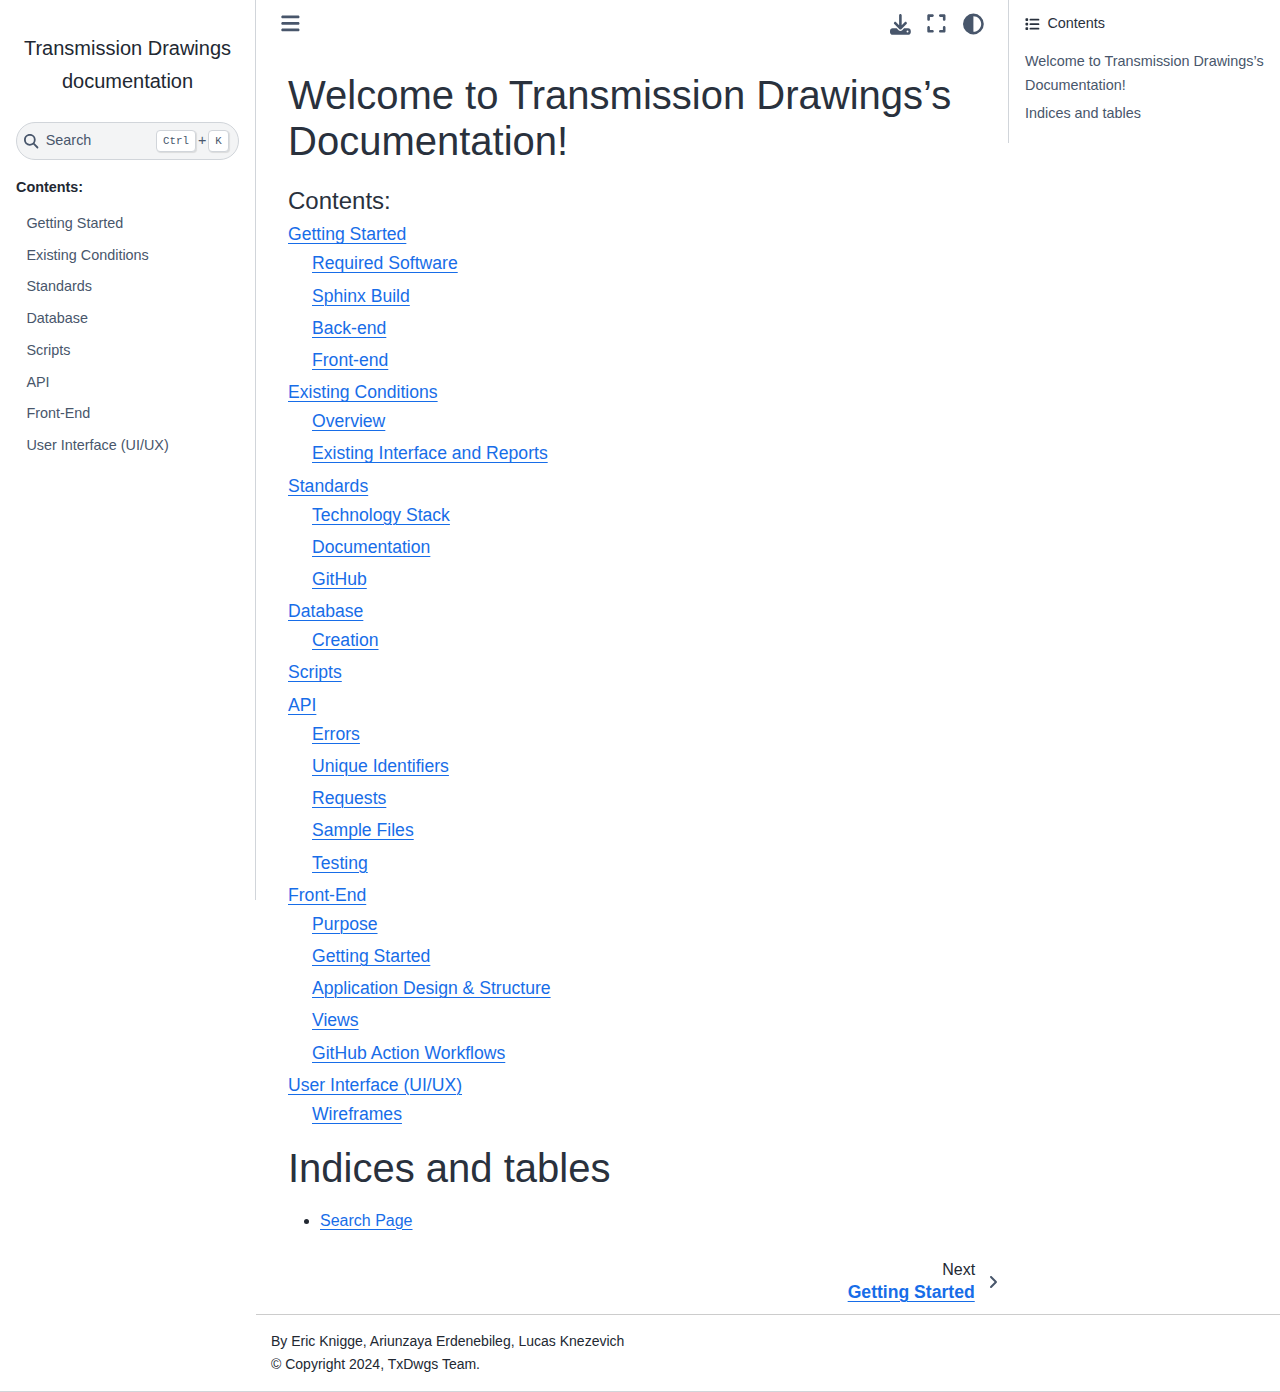
<file: index.html>
<!DOCTYPE html>


<html lang="en" data-content_root="./" >

  <head>
    <meta charset="utf-8" />
    <meta name="viewport" content="width=device-width, initial-scale=1.0" /><meta name="viewport" content="width=device-width, initial-scale=1" />

    <title>Welcome to Transmission Drawings’s Documentation! &#8212; Transmission Drawings  documentation</title>
  
  
  
  <script data-cfasync="false">
    document.documentElement.dataset.mode = localStorage.getItem("mode") || "";
    document.documentElement.dataset.theme = localStorage.getItem("theme") || "light";
  </script>
  
  <!-- Loaded before other Sphinx assets -->
  <link href="_static/styles/theme.css?digest=8d27b9dea8ad943066ae" rel="stylesheet" />
<link href="_static/styles/bootstrap.css?digest=8d27b9dea8ad943066ae" rel="stylesheet" />
<link href="_static/styles/pydata-sphinx-theme.css?digest=8d27b9dea8ad943066ae" rel="stylesheet" />

  
  <link href="_static/vendor/fontawesome/6.5.1/css/all.min.css?digest=8d27b9dea8ad943066ae" rel="stylesheet" />
  <link rel="preload" as="font" type="font/woff2" crossorigin href="_static/vendor/fontawesome/6.5.1/webfonts/fa-solid-900.woff2" />
<link rel="preload" as="font" type="font/woff2" crossorigin href="_static/vendor/fontawesome/6.5.1/webfonts/fa-brands-400.woff2" />
<link rel="preload" as="font" type="font/woff2" crossorigin href="_static/vendor/fontawesome/6.5.1/webfonts/fa-regular-400.woff2" />

    <link rel="stylesheet" type="text/css" href="_static/pygments.css?v=a746c00c" />
    <link rel="stylesheet" type="text/css" href="_static/styles/sphinx-book-theme.css?v=384b581d" />
  
  <!-- Pre-loaded scripts that we'll load fully later -->
  <link rel="preload" as="script" href="_static/scripts/bootstrap.js?digest=8d27b9dea8ad943066ae" />
<link rel="preload" as="script" href="_static/scripts/pydata-sphinx-theme.js?digest=8d27b9dea8ad943066ae" />
  <script src="_static/vendor/fontawesome/6.5.1/js/all.min.js?digest=8d27b9dea8ad943066ae"></script>

    <script src="_static/documentation_options.js?v=9eb32ce0"></script>
    <script src="_static/doctools.js?v=888ff710"></script>
    <script src="_static/sphinx_highlight.js?v=dc90522c"></script>
    <script src="_static/scripts/sphinx-book-theme.js?v=efea14e4"></script>
    <script>DOCUMENTATION_OPTIONS.pagename = 'index';</script>
    <link rel="index" title="Index" href="genindex.html" />
    <link rel="search" title="Search" href="search.html" />
    <link rel="next" title="Getting Started" href="getting_started.html" />
  <meta name="viewport" content="width=device-width, initial-scale=1"/>
  <meta name="docsearch:language" content="en"/>
  </head>
  
  
  <body data-bs-spy="scroll" data-bs-target=".bd-toc-nav" data-offset="180" data-bs-root-margin="0px 0px -60%" data-default-mode="">

  
  
  <a id="pst-skip-link" class="skip-link" href="#main-content">Skip to main content</a>
  
  <div id="pst-scroll-pixel-helper"></div>
  
  <button type="button" class="btn rounded-pill" id="pst-back-to-top">
    <i class="fa-solid fa-arrow-up"></i>
    Back to top
  </button>

  
  <input type="checkbox"
          class="sidebar-toggle"
          name="__primary"
          id="__primary"/>
  <label class="overlay overlay-primary" for="__primary"></label>
  
  <input type="checkbox"
          class="sidebar-toggle"
          name="__secondary"
          id="__secondary"/>
  <label class="overlay overlay-secondary" for="__secondary"></label>
  
  <div class="search-button__wrapper">
    <div class="search-button__overlay"></div>
    <div class="search-button__search-container">
<form class="bd-search d-flex align-items-center"
      action="search.html"
      method="get">
  <i class="fa-solid fa-magnifying-glass"></i>
  <input type="search"
         class="form-control"
         name="q"
         id="search-input"
         placeholder="Search..."
         aria-label="Search..."
         autocomplete="off"
         autocorrect="off"
         autocapitalize="off"
         spellcheck="false"/>
  <span class="search-button__kbd-shortcut"><kbd class="kbd-shortcut__modifier">Ctrl</kbd>+<kbd>K</kbd></span>
</form></div>
  </div>
  
    <header class="bd-header navbar navbar-expand-lg bd-navbar">
    </header>
  

  <div class="bd-container">
    <div class="bd-container__inner bd-page-width">
      
      
      
        
      
      <div class="bd-sidebar-primary bd-sidebar">
        

  
  <div class="sidebar-header-items sidebar-primary__section">
    
    
    
    
  </div>
  
    <div class="sidebar-primary-items__start sidebar-primary__section">
        <div class="sidebar-primary-item">

  

<a class="navbar-brand logo" href="#">
  
  
  
  
  
  
    <p class="title logo__title">Transmission Drawings  documentation</p>
  
</a></div>
        <div class="sidebar-primary-item">

 <script>
 document.write(`
   <button class="btn navbar-btn search-button-field search-button__button" title="Search" aria-label="Search" data-bs-placement="bottom" data-bs-toggle="tooltip">
    <i class="fa-solid fa-magnifying-glass"></i>
    <span class="search-button__default-text">Search</span>
    <span class="search-button__kbd-shortcut"><kbd class="kbd-shortcut__modifier">Ctrl</kbd>+<kbd class="kbd-shortcut__modifier">K</kbd></span>
   </button>
 `);
 </script></div>
        <div class="sidebar-primary-item"><nav class="bd-links bd-docs-nav" aria-label="Main">
    <div class="bd-toc-item navbar-nav active">
        <p aria-level="2" class="caption" role="heading"><span class="caption-text">Contents:</span></p>
<ul class="nav bd-sidenav">
<li class="toctree-l1"><a class="reference internal" href="getting_started.html">Getting Started</a></li>
<li class="toctree-l1"><a class="reference internal" href="existing.html">Existing Conditions</a></li>
<li class="toctree-l1"><a class="reference internal" href="structure.html">Standards</a></li>
<li class="toctree-l1"><a class="reference internal" href="database.html">Database</a></li>
<li class="toctree-l1"><a class="reference internal" href="scripts.html">Scripts</a></li>
<li class="toctree-l1"><a class="reference internal" href="api.html">API</a></li>
<li class="toctree-l1"><a class="reference internal" href="front-end.html">Front-End</a></li>
<li class="toctree-l1"><a class="reference internal" href="ui.html">User Interface (UI/UX)</a></li>
</ul>

    </div>
</nav></div>
    </div>
  
  
  <div class="sidebar-primary-items__end sidebar-primary__section">
  </div>
  
  <div id="rtd-footer-container"></div>


      </div>
      
      <main id="main-content" class="bd-main">
        
        

<div class="sbt-scroll-pixel-helper"></div>

          <div class="bd-content">
            <div class="bd-article-container">
              
              <div class="bd-header-article">
<div class="header-article-items header-article__inner">
  
    <div class="header-article-items__start">
      
        <div class="header-article-item"><label class="sidebar-toggle primary-toggle btn btn-sm" for="__primary" title="Toggle primary sidebar" data-bs-placement="bottom" data-bs-toggle="tooltip">
  <span class="fa-solid fa-bars"></span>
</label></div>
      
    </div>
  
  
    <div class="header-article-items__end">
      
        <div class="header-article-item">

<div class="article-header-buttons">





<div class="dropdown dropdown-download-buttons">
  <button class="btn dropdown-toggle" type="button" data-bs-toggle="dropdown" aria-expanded="false" aria-label="Download this page">
    <i class="fas fa-download"></i>
  </button>
  <ul class="dropdown-menu">
      
      
      
      <li><a href="_sources/index.rst" target="_blank"
   class="btn btn-sm btn-download-source-button dropdown-item"
   title="Download source file"
   data-bs-placement="left" data-bs-toggle="tooltip"
>
  

<span class="btn__icon-container">
  <i class="fas fa-file"></i>
  </span>
<span class="btn__text-container">.rst</span>
</a>
</li>
      
      
      
      
      <li>
<button onclick="window.print()"
  class="btn btn-sm btn-download-pdf-button dropdown-item"
  title="Print to PDF"
  data-bs-placement="left" data-bs-toggle="tooltip"
>
  

<span class="btn__icon-container">
  <i class="fas fa-file-pdf"></i>
  </span>
<span class="btn__text-container">.pdf</span>
</button>
</li>
      
  </ul>
</div>




<button onclick="toggleFullScreen()"
  class="btn btn-sm btn-fullscreen-button"
  title="Fullscreen mode"
  data-bs-placement="bottom" data-bs-toggle="tooltip"
>
  

<span class="btn__icon-container">
  <i class="fas fa-expand"></i>
  </span>

</button>



<script>
document.write(`
  <button class="btn btn-sm navbar-btn theme-switch-button" title="light/dark" aria-label="light/dark" data-bs-placement="bottom" data-bs-toggle="tooltip">
    <span class="theme-switch nav-link" data-mode="light"><i class="fa-solid fa-sun fa-lg"></i></span>
    <span class="theme-switch nav-link" data-mode="dark"><i class="fa-solid fa-moon fa-lg"></i></span>
    <span class="theme-switch nav-link" data-mode="auto"><i class="fa-solid fa-circle-half-stroke fa-lg"></i></span>
  </button>
`);
</script>


<script>
document.write(`
  <button class="btn btn-sm navbar-btn search-button search-button__button" title="Search" aria-label="Search" data-bs-placement="bottom" data-bs-toggle="tooltip">
    <i class="fa-solid fa-magnifying-glass fa-lg"></i>
  </button>
`);
</script>
<label class="sidebar-toggle secondary-toggle btn btn-sm" for="__secondary"title="Toggle secondary sidebar" data-bs-placement="bottom" data-bs-toggle="tooltip">
    <span class="fa-solid fa-list"></span>
</label>
</div></div>
      
    </div>
  
</div>
</div>
              
              

<div id="jb-print-docs-body" class="onlyprint">
    <h1>Welcome to Transmission Drawings’s Documentation!</h1>
    <!-- Table of contents -->
    <div id="print-main-content">
        <div id="jb-print-toc">
            
            <div>
                <h2> Contents </h2>
            </div>
            <nav aria-label="Page">
                <ul class="visible nav section-nav flex-column">
<li class="toc-h1 nav-item toc-entry"><a class="reference internal nav-link" href="#">Welcome to Transmission Drawings’s Documentation!</a></li>
<li class="toc-h1 nav-item toc-entry"><a class="reference internal nav-link" href="#indices-and-tables">Indices and tables</a></li>
</ul>

            </nav>
        </div>
    </div>
</div>

              
                
<div id="searchbox"></div>
                <article class="bd-article">
                  
  <section id="welcome-to-transmission-drawings-s-documentation">
<h1>Welcome to Transmission Drawings’s Documentation!<a class="headerlink" href="#welcome-to-transmission-drawings-s-documentation" title="Link to this heading">#</a></h1>
<div class="toctree-wrapper compound">
<p aria-level="2" class="caption" role="heading"><span class="caption-text">Contents:</span></p>
<ul>
<li class="toctree-l1"><a class="reference internal" href="getting_started.html">Getting Started</a><ul>
<li class="toctree-l2"><a class="reference internal" href="getting_started.html#required-software">Required Software</a></li>
<li class="toctree-l2"><a class="reference internal" href="getting_started.html#sphinx-build">Sphinx Build</a></li>
<li class="toctree-l2"><a class="reference internal" href="getting_started.html#back-end">Back-end</a></li>
<li class="toctree-l2"><a class="reference internal" href="getting_started.html#front-end">Front-end</a></li>
</ul>
</li>
<li class="toctree-l1"><a class="reference internal" href="existing.html">Existing Conditions</a><ul>
<li class="toctree-l2"><a class="reference internal" href="existing.html#overview">Overview</a></li>
<li class="toctree-l2"><a class="reference internal" href="existing.html#existing-interface-and-reports">Existing Interface and Reports</a></li>
</ul>
</li>
<li class="toctree-l1"><a class="reference internal" href="structure.html">Standards</a><ul>
<li class="toctree-l2"><a class="reference internal" href="structure.html#technology-stack">Technology Stack</a></li>
<li class="toctree-l2"><a class="reference internal" href="structure.html#documentation">Documentation</a></li>
<li class="toctree-l2"><a class="reference internal" href="structure.html#github">GitHub</a></li>
</ul>
</li>
<li class="toctree-l1"><a class="reference internal" href="database.html">Database</a><ul>
<li class="toctree-l2"><a class="reference internal" href="database.html#creation">Creation</a></li>
</ul>
</li>
<li class="toctree-l1"><a class="reference internal" href="scripts.html">Scripts</a></li>
<li class="toctree-l1"><a class="reference internal" href="api.html">API</a><ul>
<li class="toctree-l2"><a class="reference internal" href="api.html#errors">Errors</a></li>
<li class="toctree-l2"><a class="reference internal" href="api.html#id1">Unique Identifiers</a></li>
<li class="toctree-l2"><a class="reference internal" href="api.html#requests">Requests</a></li>
<li class="toctree-l2"><a class="reference internal" href="api.html#sample-files">Sample Files</a></li>
<li class="toctree-l2"><a class="reference internal" href="api.html#testing">Testing</a></li>
</ul>
</li>
<li class="toctree-l1"><a class="reference internal" href="front-end.html">Front-End</a><ul>
<li class="toctree-l2"><a class="reference internal" href="front-end.html#purpose">Purpose</a></li>
<li class="toctree-l2"><a class="reference internal" href="front-end.html#getting-started">Getting Started</a></li>
<li class="toctree-l2"><a class="reference internal" href="front-end.html#application-design-structure">Application Design &amp; Structure</a></li>
<li class="toctree-l2"><a class="reference internal" href="front-end.html#views">Views</a></li>
<li class="toctree-l2"><a class="reference internal" href="front-end.html#github-action-workflows">GitHub Action Workflows</a></li>
</ul>
</li>
<li class="toctree-l1"><a class="reference internal" href="ui.html">User Interface (UI/UX)</a><ul>
<li class="toctree-l2"><a class="reference internal" href="ui.html#wireframes">Wireframes</a></li>
</ul>
</li>
</ul>
</div>
</section>
<section id="indices-and-tables">
<h1>Indices and tables<a class="headerlink" href="#indices-and-tables" title="Link to this heading">#</a></h1>
<ul class="simple">
<li><p><a class="reference internal" href="search.html"><span class="std std-ref">Search Page</span></a></p></li>
</ul>
</section>


                </article>
              

              
              
              
              
                <footer class="prev-next-footer">
                  
<div class="prev-next-area">
    <a class="right-next"
       href="getting_started.html"
       title="next page">
      <div class="prev-next-info">
        <p class="prev-next-subtitle">next</p>
        <p class="prev-next-title">Getting Started</p>
      </div>
      <i class="fa-solid fa-angle-right"></i>
    </a>
</div>
                </footer>
              
            </div>
            
            
              
                <div class="bd-sidebar-secondary bd-toc"><div class="sidebar-secondary-items sidebar-secondary__inner">


  <div class="sidebar-secondary-item">
  <div class="page-toc tocsection onthispage">
    <i class="fa-solid fa-list"></i> Contents
  </div>
  <nav class="bd-toc-nav page-toc">
    <ul class="visible nav section-nav flex-column">
<li class="toc-h1 nav-item toc-entry"><a class="reference internal nav-link" href="#">Welcome to Transmission Drawings’s Documentation!</a></li>
<li class="toc-h1 nav-item toc-entry"><a class="reference internal nav-link" href="#indices-and-tables">Indices and tables</a></li>
</ul>

  </nav></div>

</div></div>
              
            
          </div>
          <footer class="bd-footer-content">
            
<div class="bd-footer-content__inner container">
  
  <div class="footer-item">
    
<p class="component-author">
By Eric Knigge, Ariunzaya Erdenebileg, Lucas Knezevich
</p>

  </div>
  
  <div class="footer-item">
    

  <p class="copyright">
    
      © Copyright 2024, TxDwgs Team.
      <br/>
    
  </p>

  </div>
  
  <div class="footer-item">
    
  </div>
  
  <div class="footer-item">
    
  </div>
  
</div>
          </footer>
        

      </main>
    </div>
  </div>
  
  <!-- Scripts loaded after <body> so the DOM is not blocked -->
  <script src="_static/scripts/bootstrap.js?digest=8d27b9dea8ad943066ae"></script>
<script src="_static/scripts/pydata-sphinx-theme.js?digest=8d27b9dea8ad943066ae"></script>

  <footer class="bd-footer">
  </footer>
  </body>
</html>
</file>
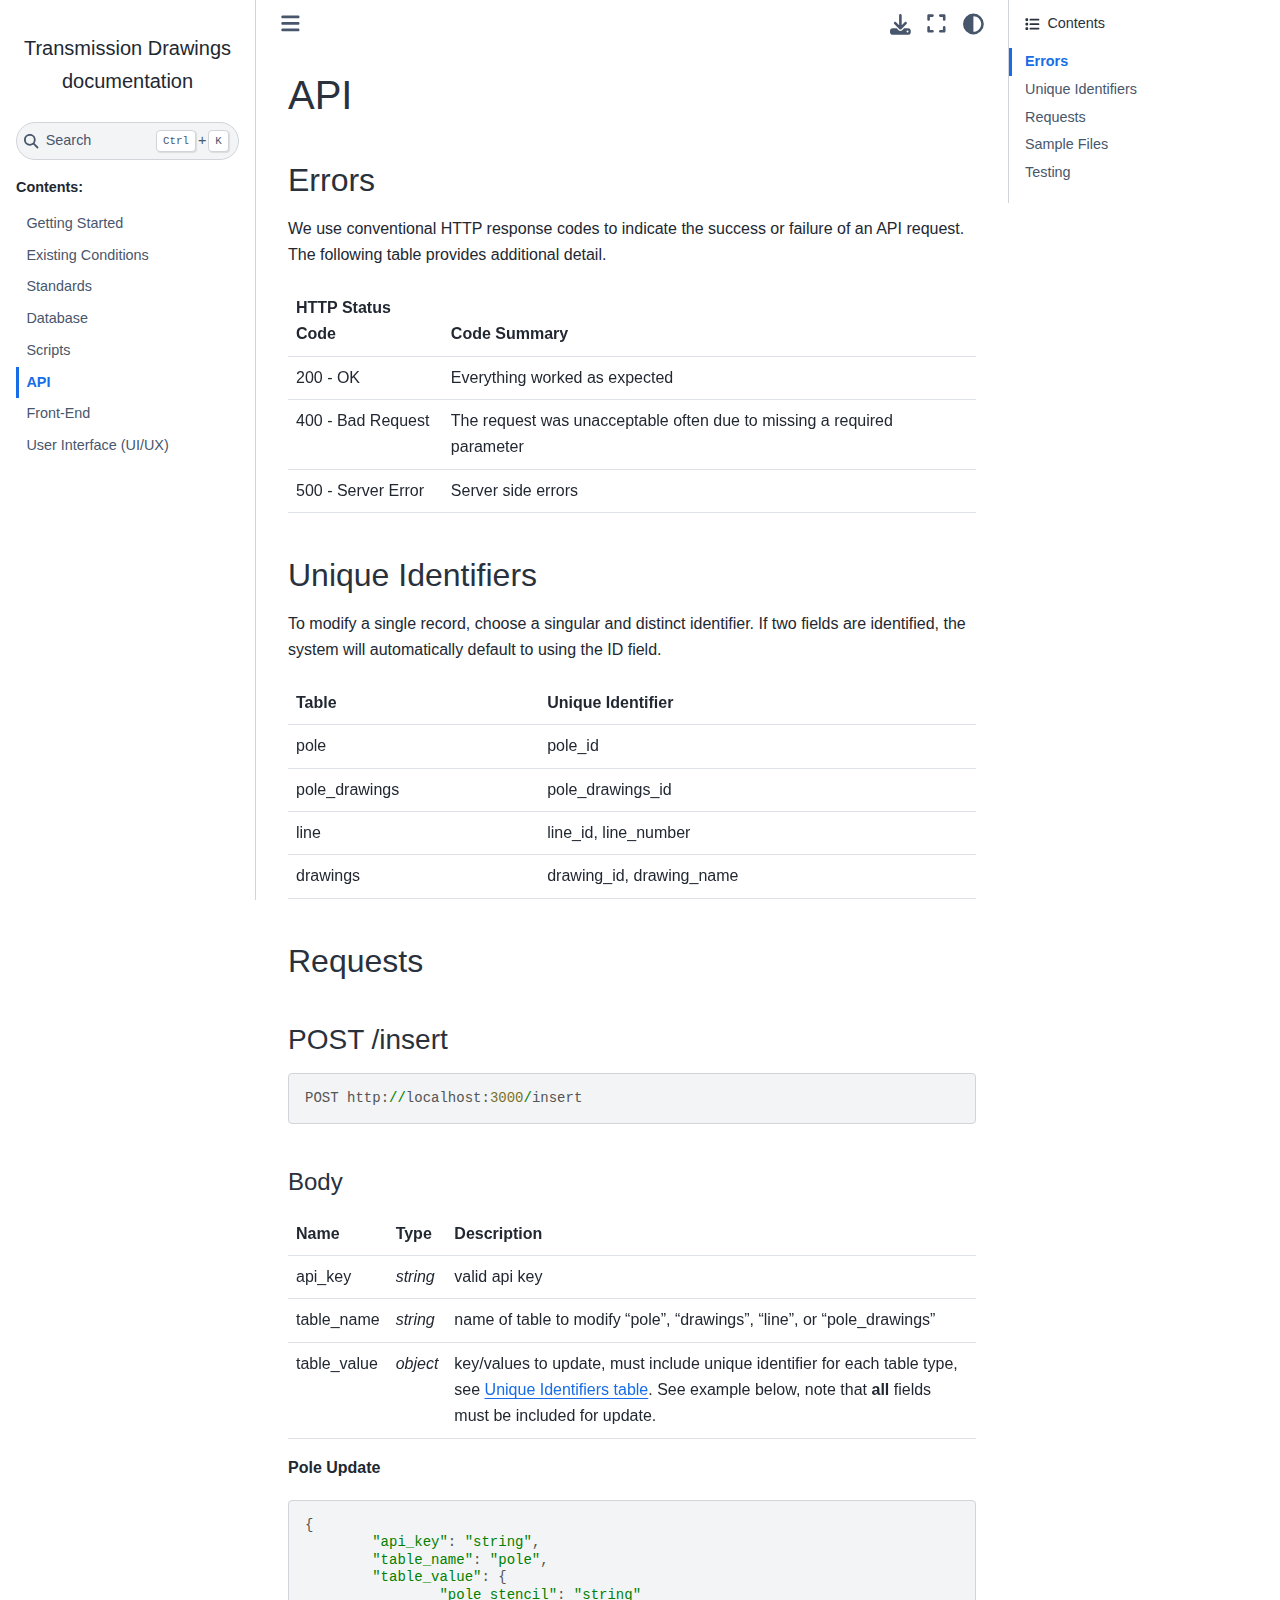
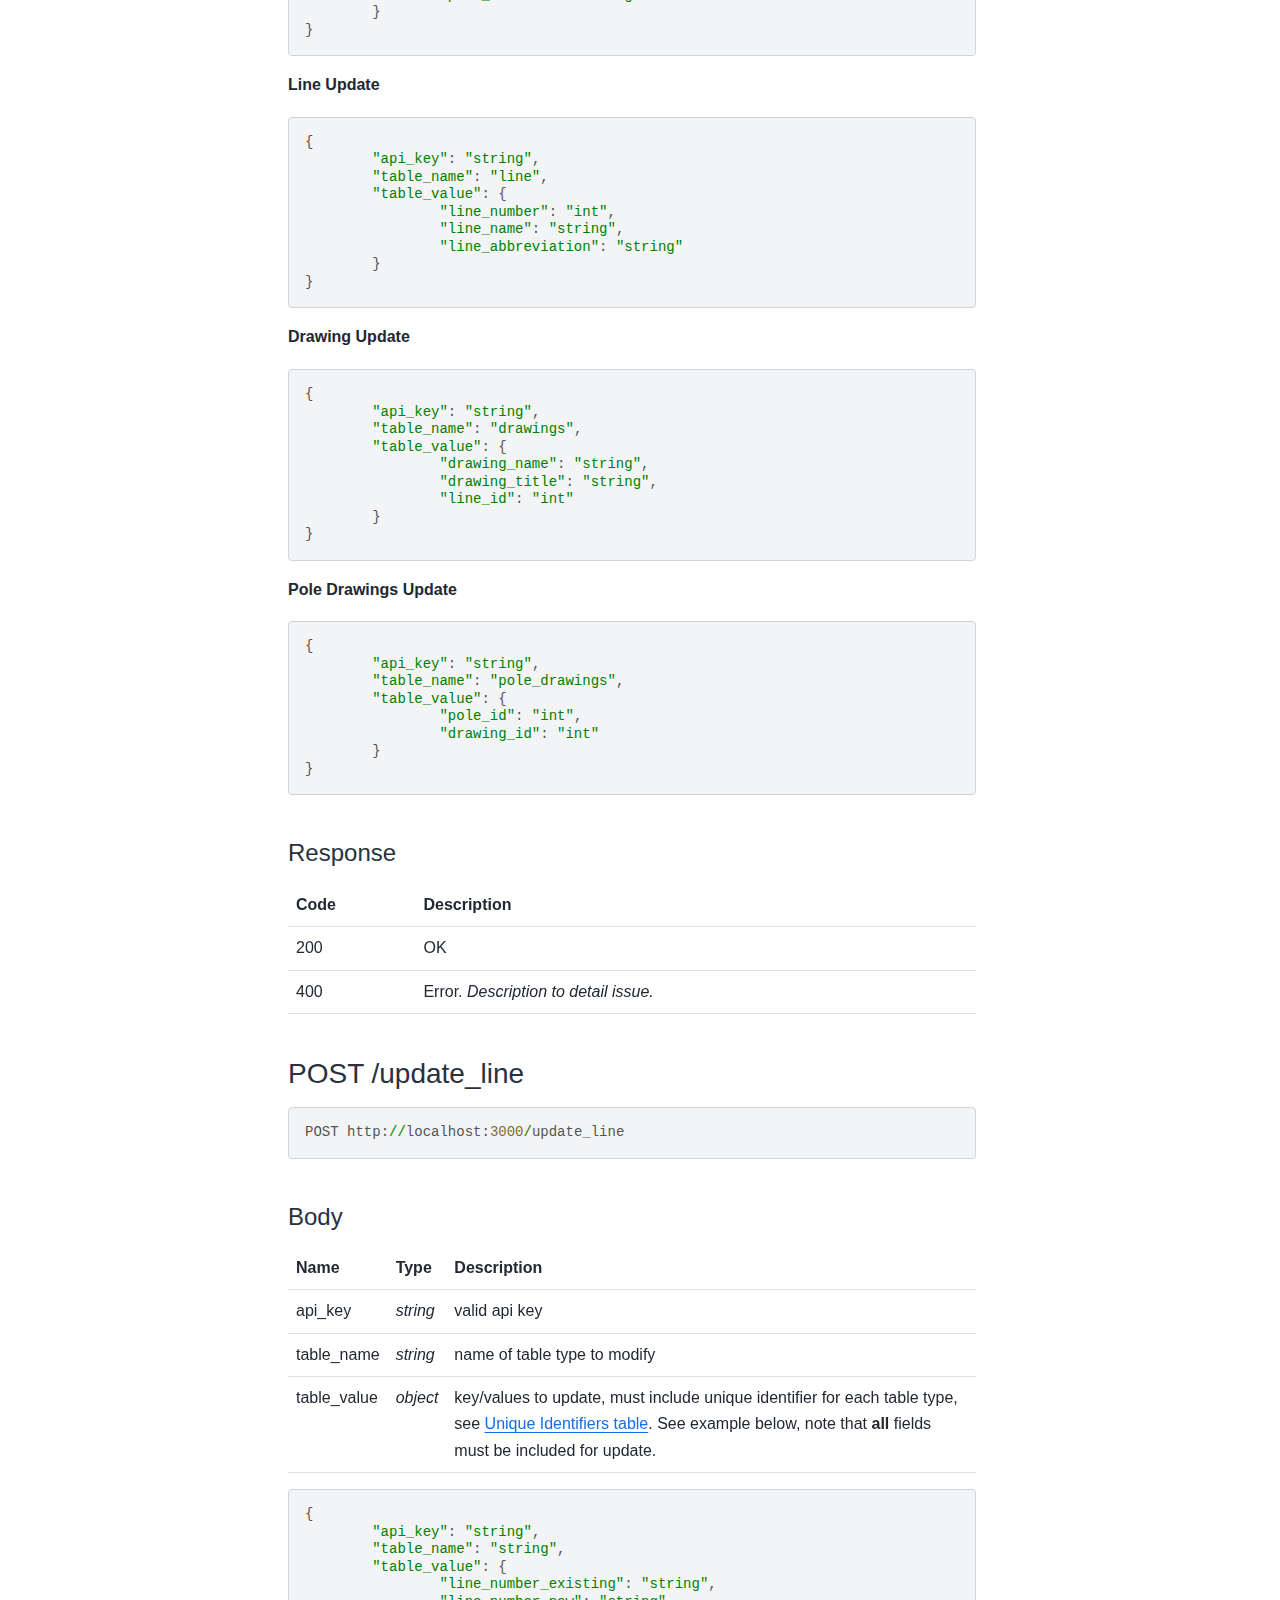
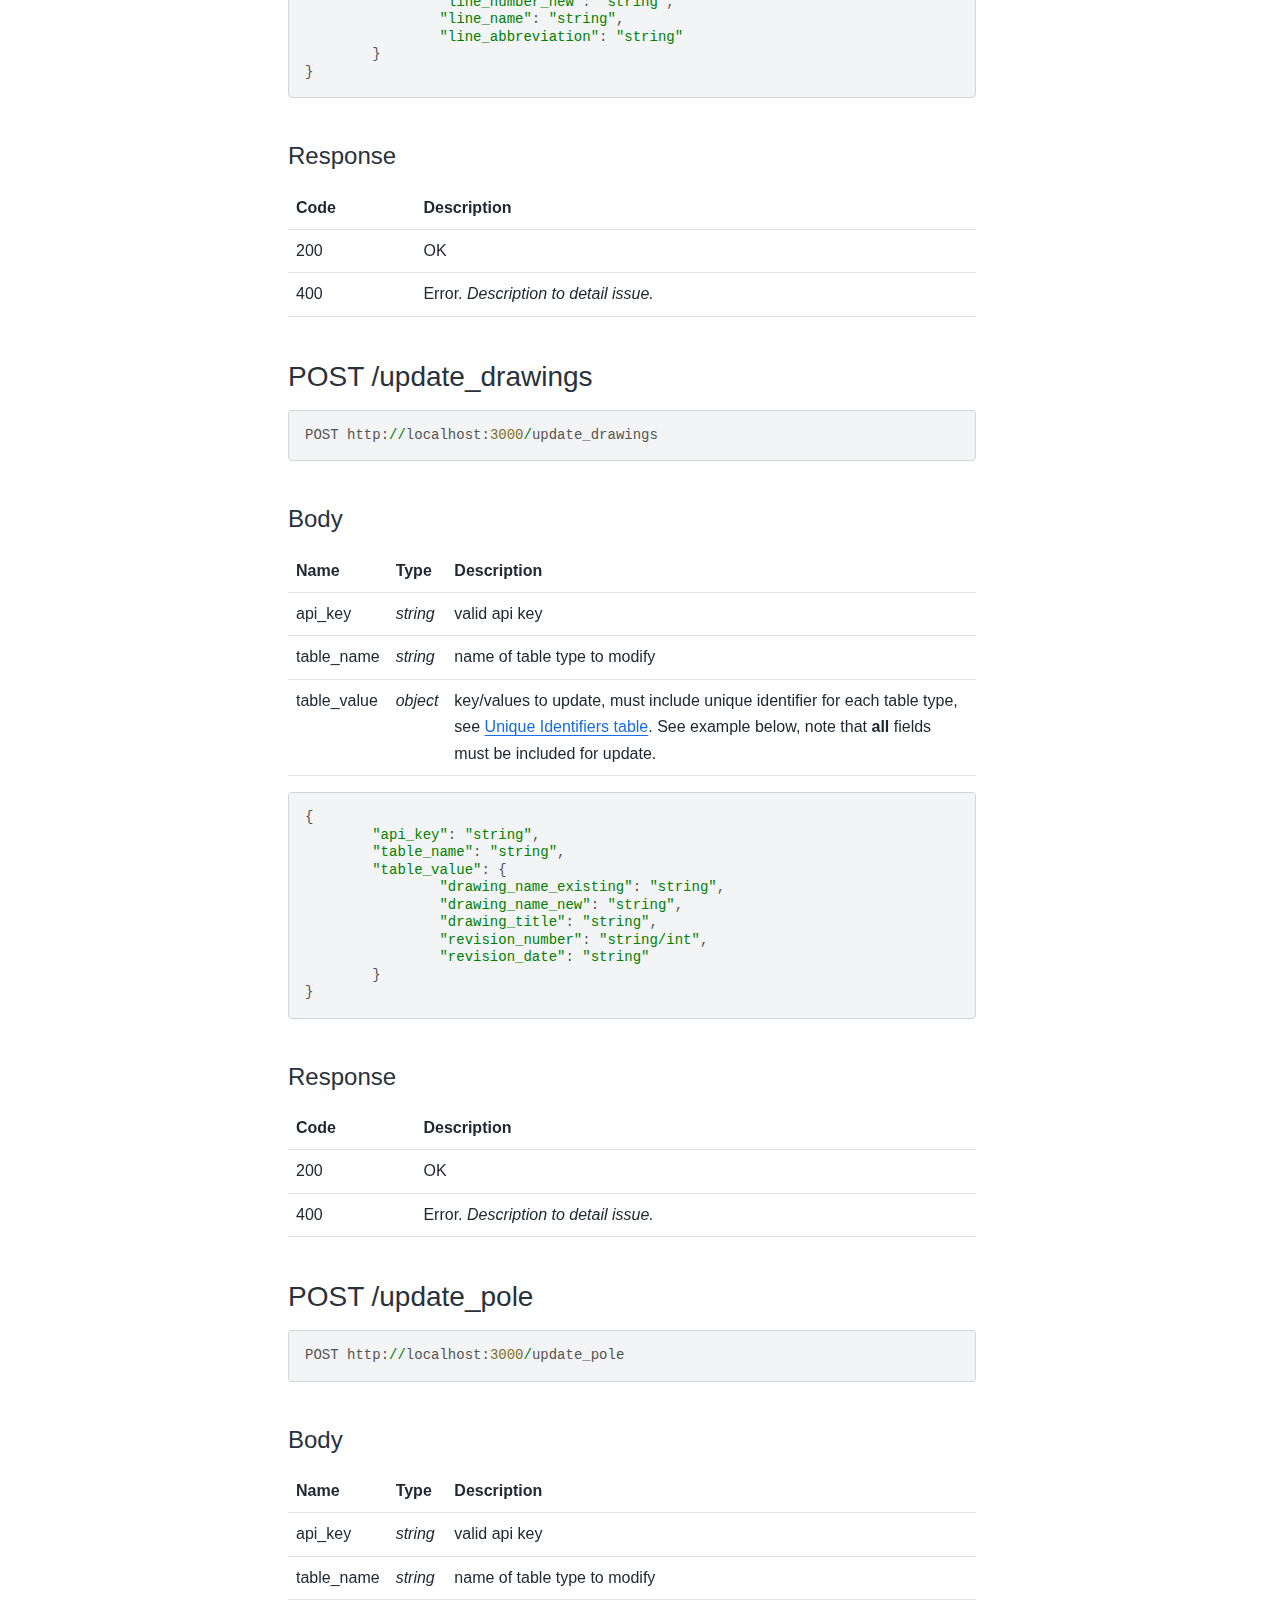
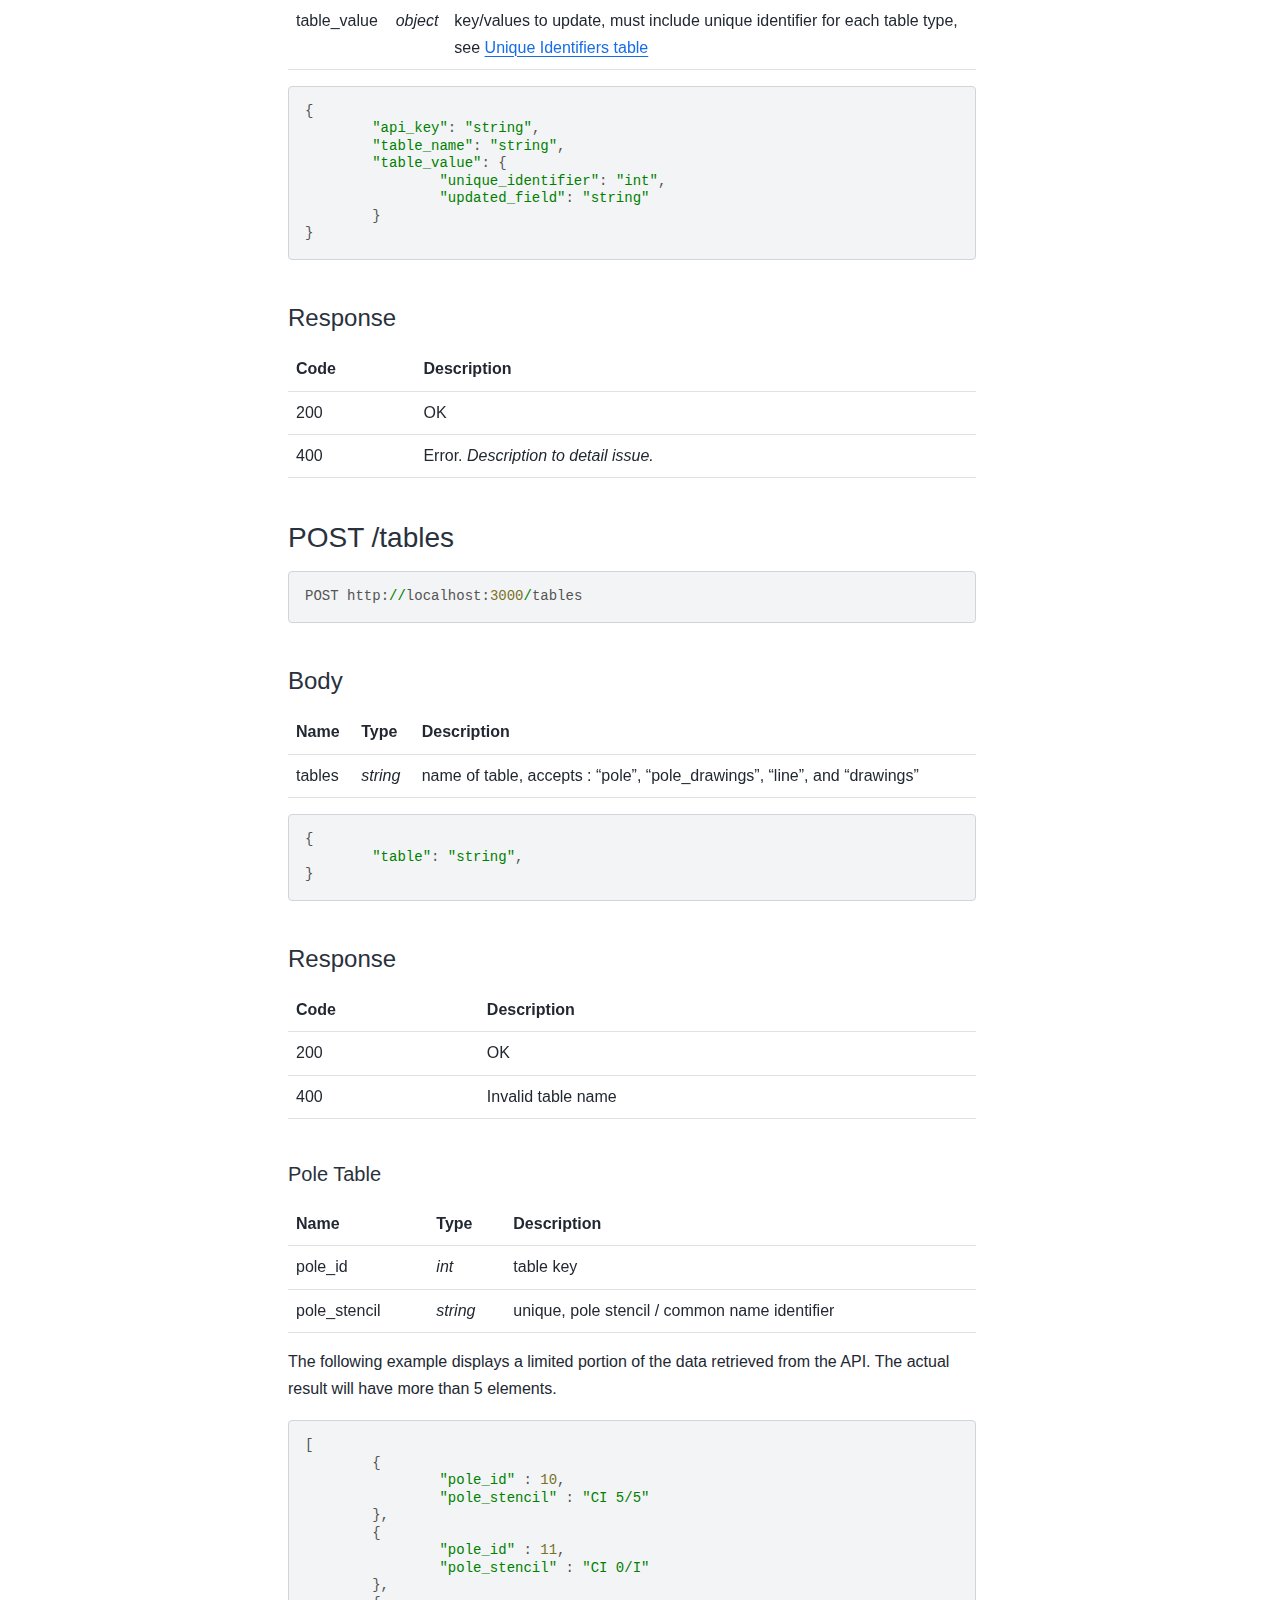
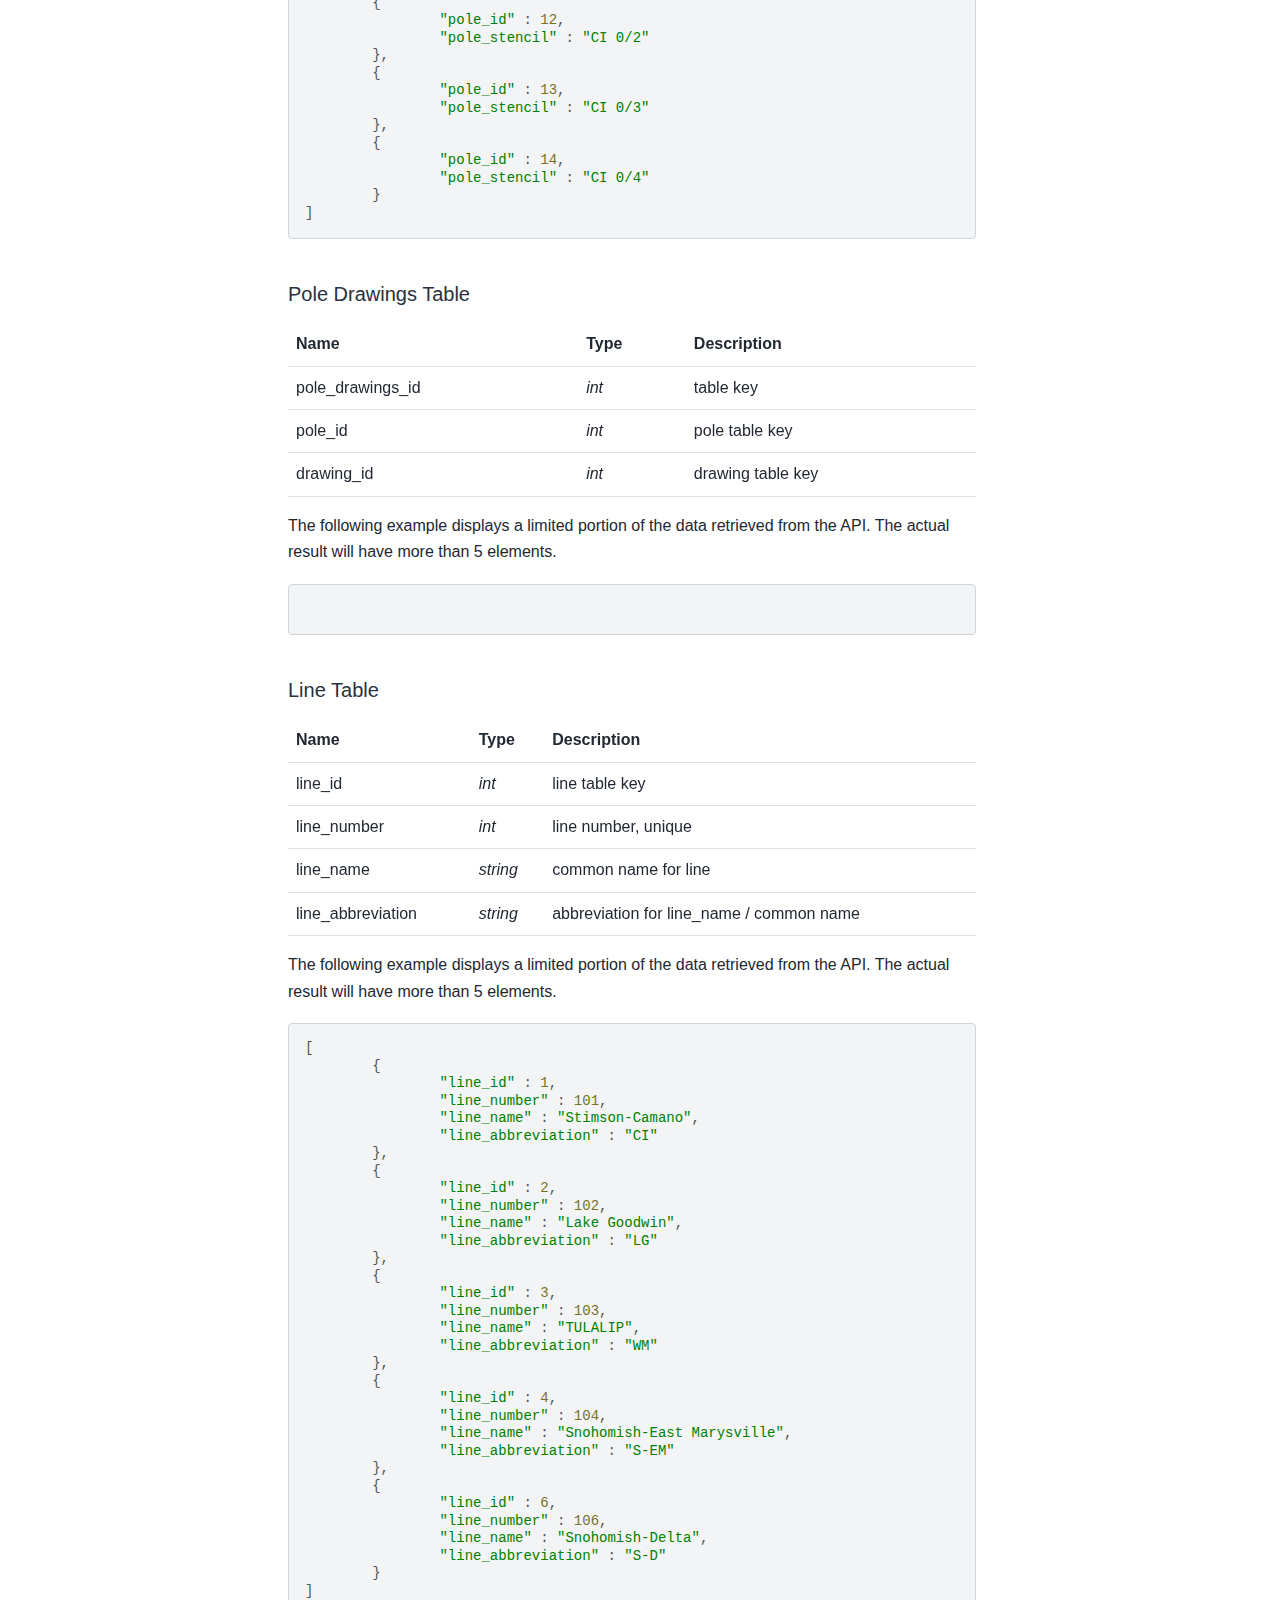
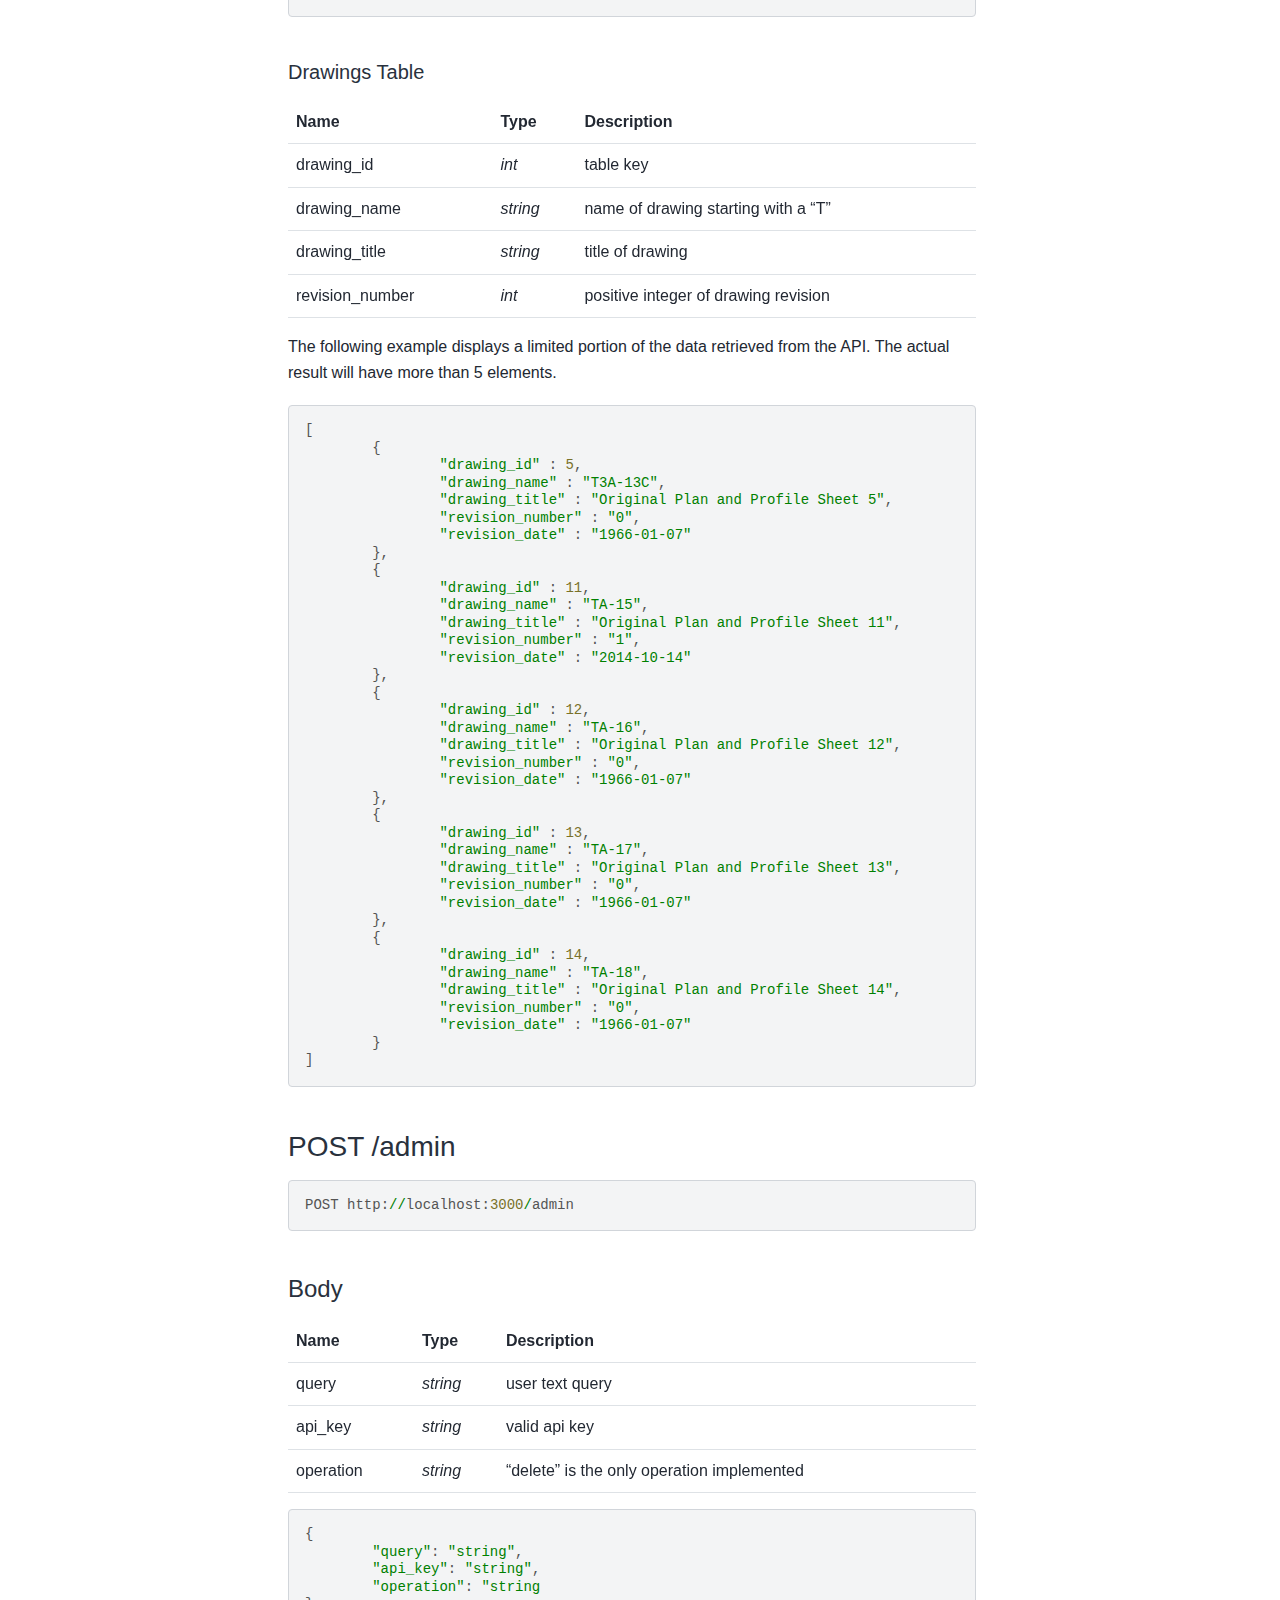
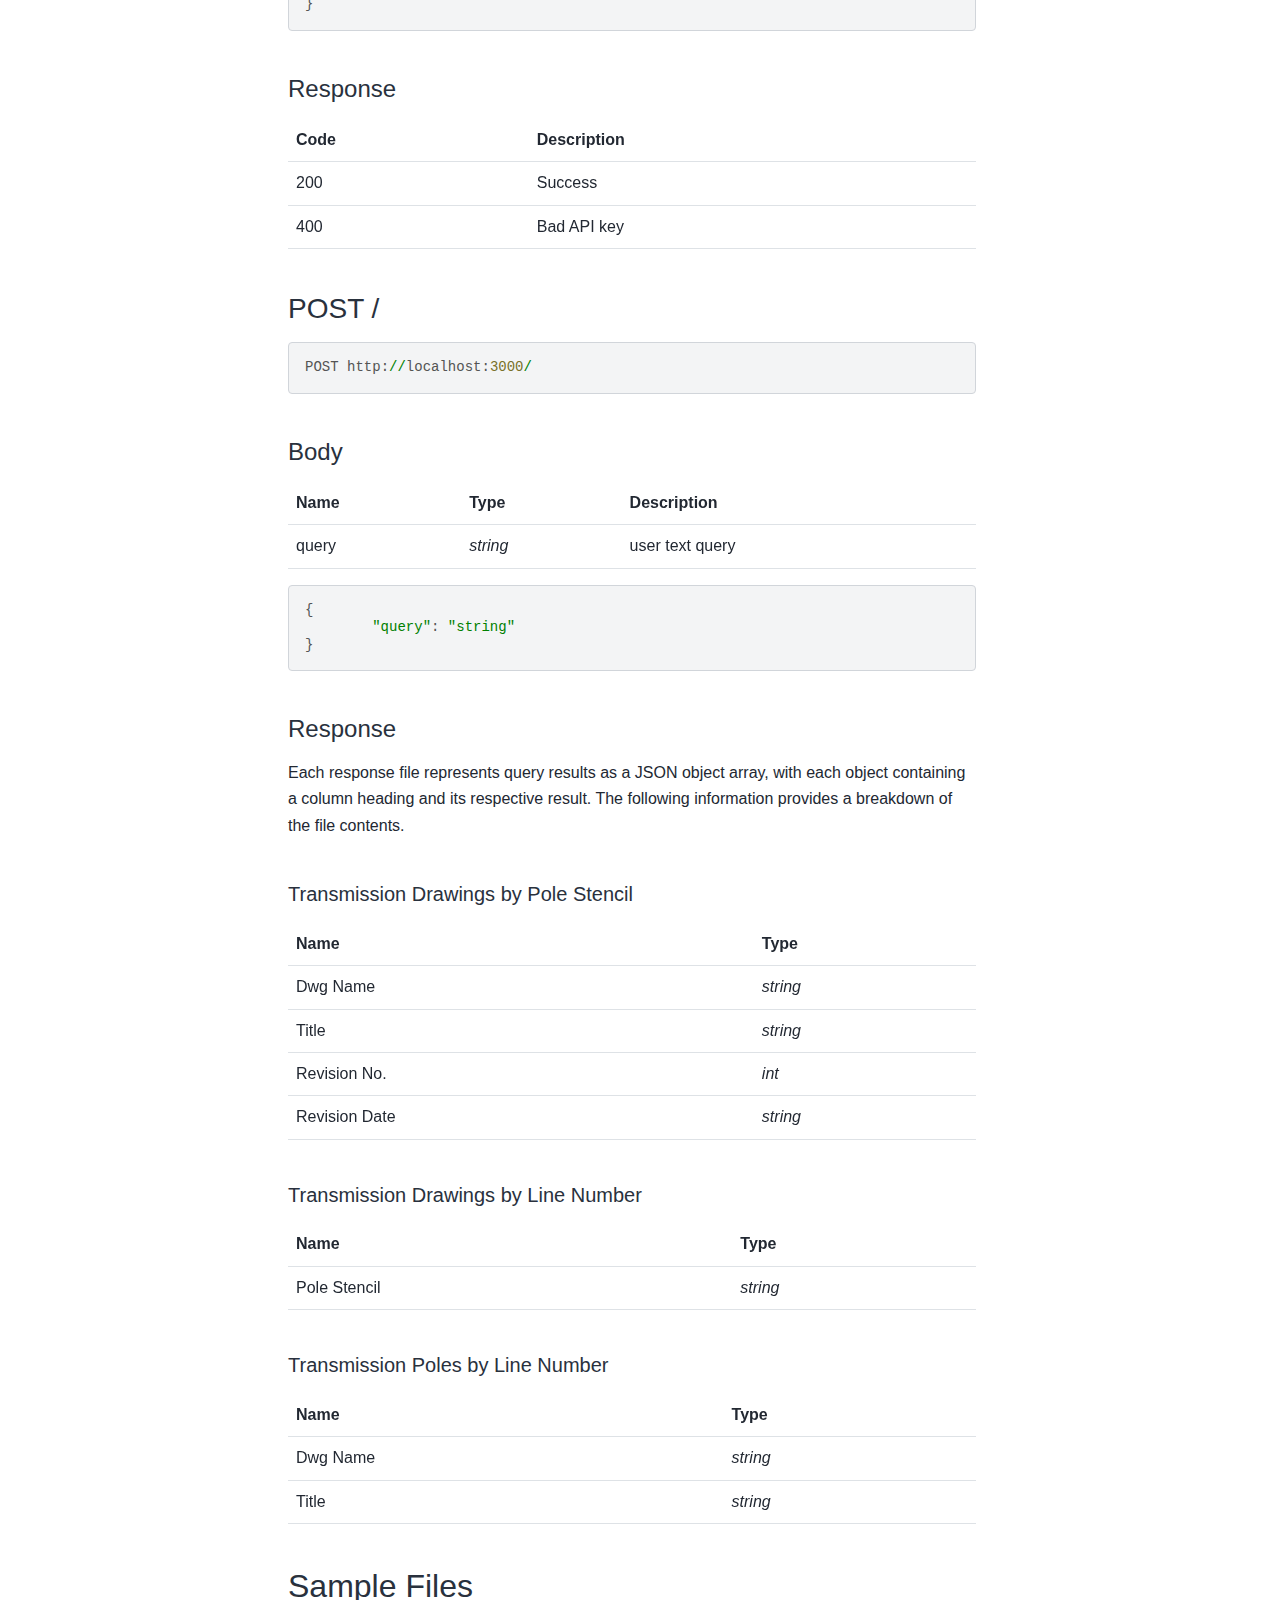
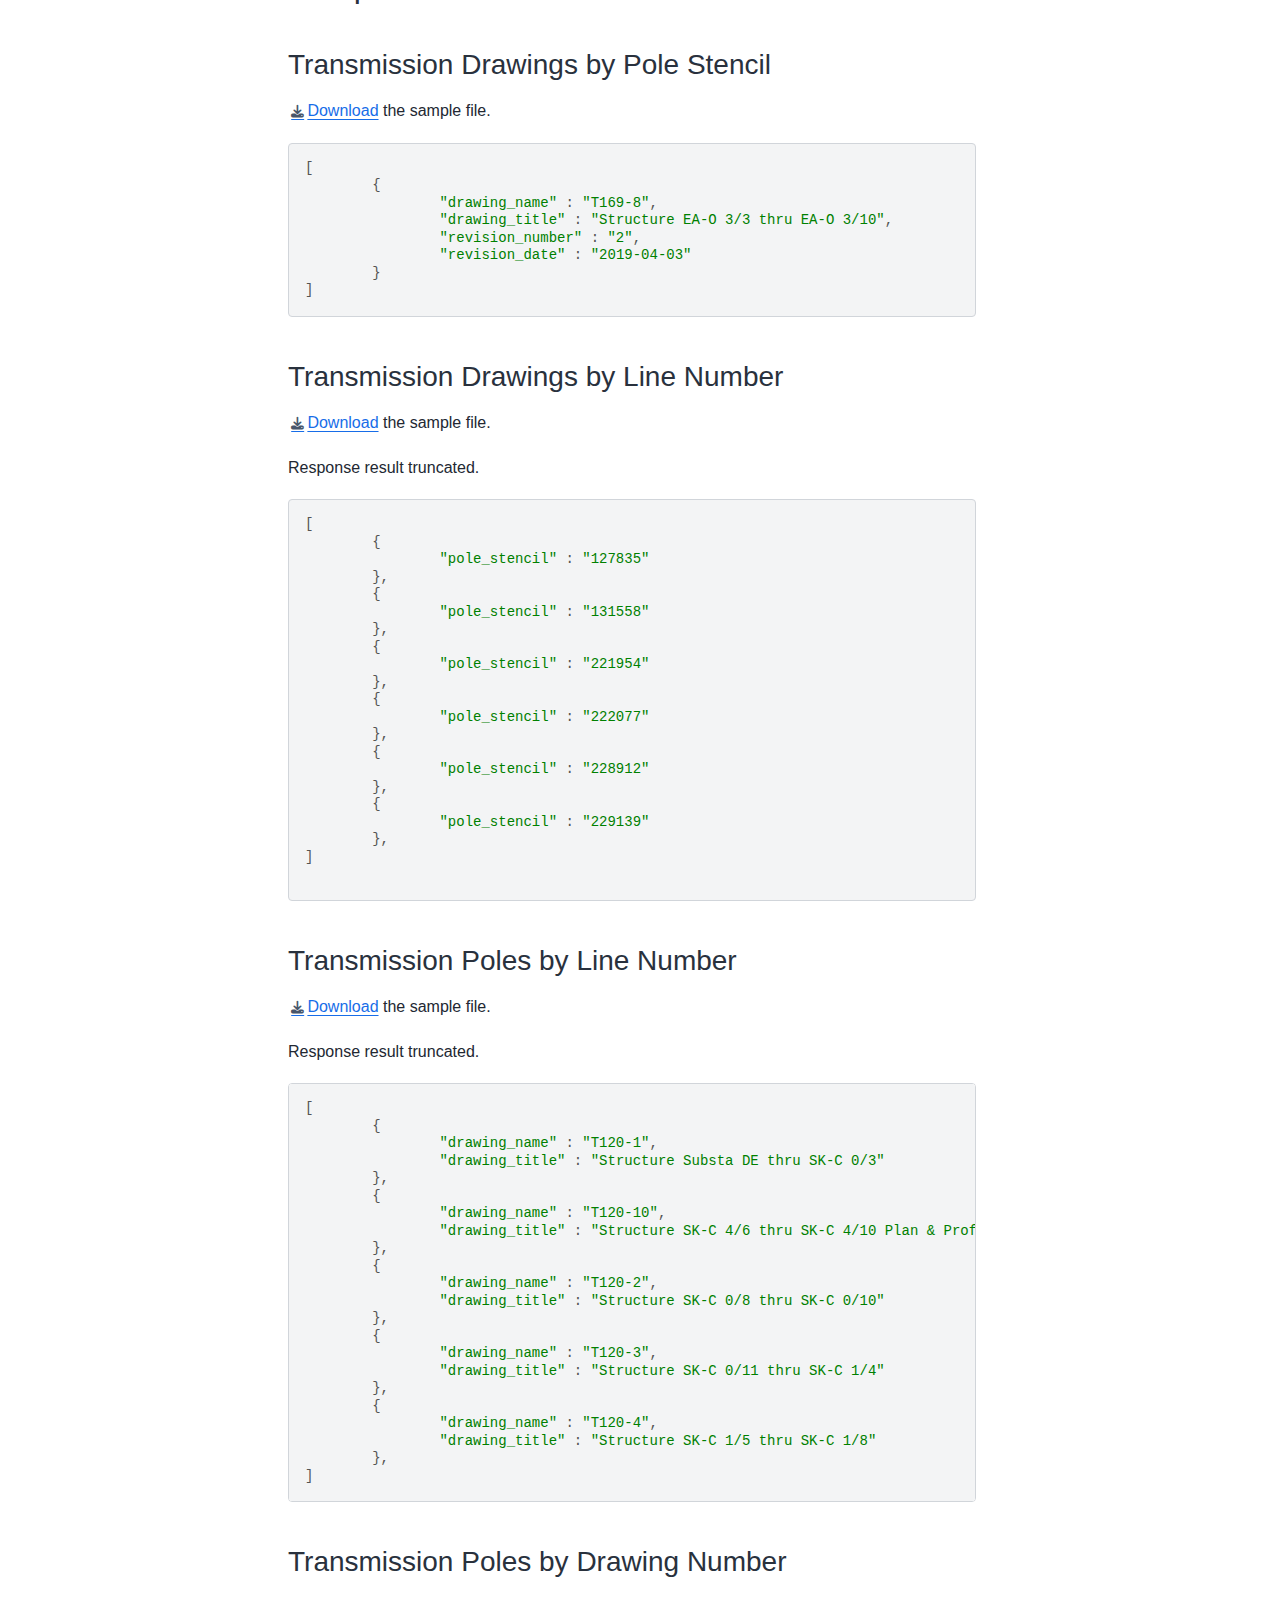
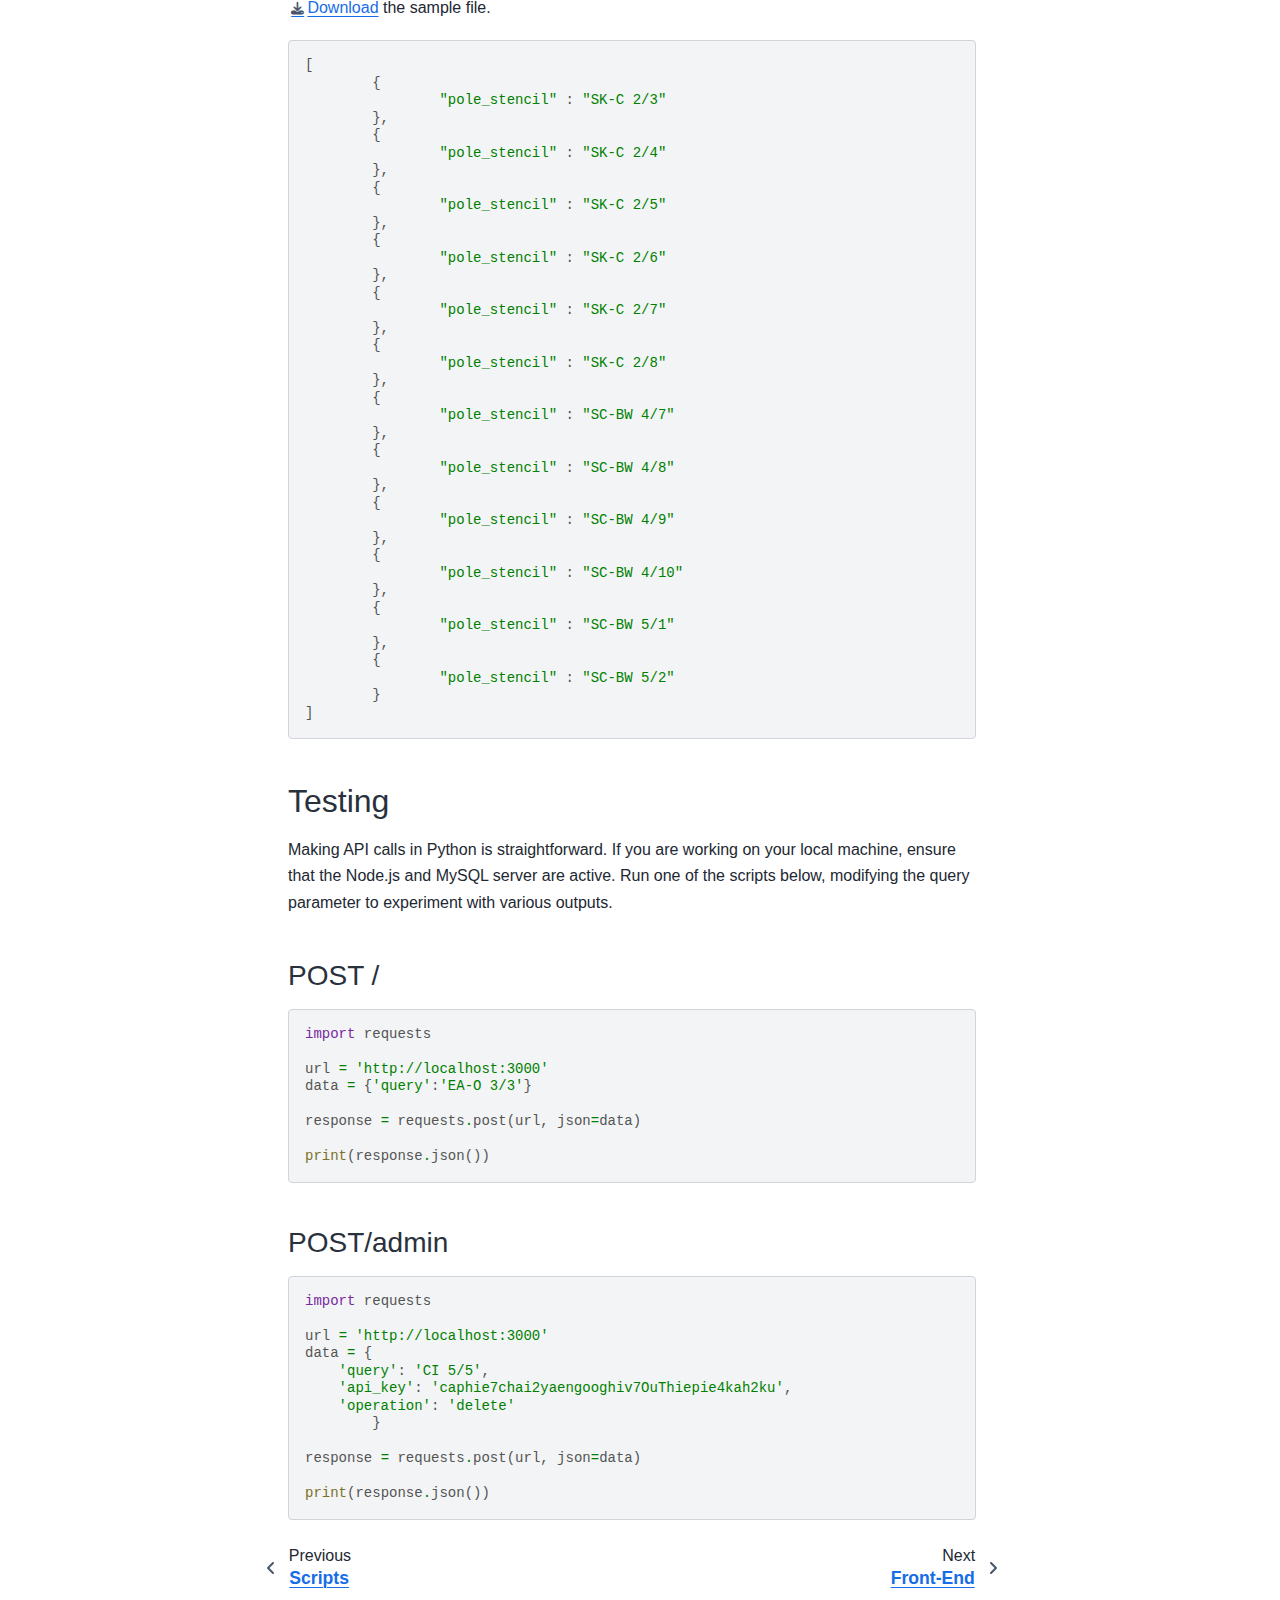
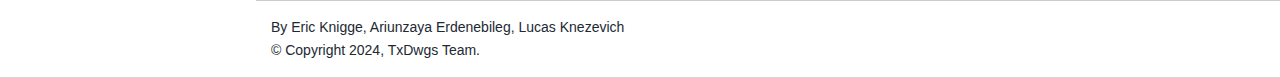
<file: api.html>
<!DOCTYPE html>


<html lang="en" data-content_root="./" >

  <head>
    <meta charset="utf-8" />
    <meta name="viewport" content="width=device-width, initial-scale=1.0" /><meta name="viewport" content="width=device-width, initial-scale=1" />

    <title>API &#8212; Transmission Drawings  documentation</title>
  
  
  
  <script data-cfasync="false">
    document.documentElement.dataset.mode = localStorage.getItem("mode") || "";
    document.documentElement.dataset.theme = localStorage.getItem("theme") || "light";
  </script>
  
  <!-- Loaded before other Sphinx assets -->
  <link href="_static/styles/theme.css?digest=8d27b9dea8ad943066ae" rel="stylesheet" />
<link href="_static/styles/bootstrap.css?digest=8d27b9dea8ad943066ae" rel="stylesheet" />
<link href="_static/styles/pydata-sphinx-theme.css?digest=8d27b9dea8ad943066ae" rel="stylesheet" />

  
  <link href="_static/vendor/fontawesome/6.5.1/css/all.min.css?digest=8d27b9dea8ad943066ae" rel="stylesheet" />
  <link rel="preload" as="font" type="font/woff2" crossorigin href="_static/vendor/fontawesome/6.5.1/webfonts/fa-solid-900.woff2" />
<link rel="preload" as="font" type="font/woff2" crossorigin href="_static/vendor/fontawesome/6.5.1/webfonts/fa-brands-400.woff2" />
<link rel="preload" as="font" type="font/woff2" crossorigin href="_static/vendor/fontawesome/6.5.1/webfonts/fa-regular-400.woff2" />

    <link rel="stylesheet" type="text/css" href="_static/pygments.css?v=a746c00c" />
    <link rel="stylesheet" type="text/css" href="_static/styles/sphinx-book-theme.css?v=384b581d" />
  
  <!-- Pre-loaded scripts that we'll load fully later -->
  <link rel="preload" as="script" href="_static/scripts/bootstrap.js?digest=8d27b9dea8ad943066ae" />
<link rel="preload" as="script" href="_static/scripts/pydata-sphinx-theme.js?digest=8d27b9dea8ad943066ae" />
  <script src="_static/vendor/fontawesome/6.5.1/js/all.min.js?digest=8d27b9dea8ad943066ae"></script>

    <script src="_static/documentation_options.js?v=9eb32ce0"></script>
    <script src="_static/doctools.js?v=888ff710"></script>
    <script src="_static/sphinx_highlight.js?v=dc90522c"></script>
    <script src="_static/scripts/sphinx-book-theme.js?v=efea14e4"></script>
    <script>DOCUMENTATION_OPTIONS.pagename = 'api';</script>
    <link rel="index" title="Index" href="genindex.html" />
    <link rel="search" title="Search" href="search.html" />
    <link rel="next" title="Front-End" href="front-end.html" />
    <link rel="prev" title="Scripts" href="scripts.html" />
  <meta name="viewport" content="width=device-width, initial-scale=1"/>
  <meta name="docsearch:language" content="en"/>
  </head>
  
  
  <body data-bs-spy="scroll" data-bs-target=".bd-toc-nav" data-offset="180" data-bs-root-margin="0px 0px -60%" data-default-mode="">

  
  
  <a id="pst-skip-link" class="skip-link" href="#main-content">Skip to main content</a>
  
  <div id="pst-scroll-pixel-helper"></div>
  
  <button type="button" class="btn rounded-pill" id="pst-back-to-top">
    <i class="fa-solid fa-arrow-up"></i>
    Back to top
  </button>

  
  <input type="checkbox"
          class="sidebar-toggle"
          name="__primary"
          id="__primary"/>
  <label class="overlay overlay-primary" for="__primary"></label>
  
  <input type="checkbox"
          class="sidebar-toggle"
          name="__secondary"
          id="__secondary"/>
  <label class="overlay overlay-secondary" for="__secondary"></label>
  
  <div class="search-button__wrapper">
    <div class="search-button__overlay"></div>
    <div class="search-button__search-container">
<form class="bd-search d-flex align-items-center"
      action="search.html"
      method="get">
  <i class="fa-solid fa-magnifying-glass"></i>
  <input type="search"
         class="form-control"
         name="q"
         id="search-input"
         placeholder="Search..."
         aria-label="Search..."
         autocomplete="off"
         autocorrect="off"
         autocapitalize="off"
         spellcheck="false"/>
  <span class="search-button__kbd-shortcut"><kbd class="kbd-shortcut__modifier">Ctrl</kbd>+<kbd>K</kbd></span>
</form></div>
  </div>
  
    <header class="bd-header navbar navbar-expand-lg bd-navbar">
    </header>
  

  <div class="bd-container">
    <div class="bd-container__inner bd-page-width">
      
      
      
      <div class="bd-sidebar-primary bd-sidebar">
        

  
  <div class="sidebar-header-items sidebar-primary__section">
    
    
    
    
  </div>
  
    <div class="sidebar-primary-items__start sidebar-primary__section">
        <div class="sidebar-primary-item">

  

<a class="navbar-brand logo" href="index.html">
  
  
  
  
  
  
    <p class="title logo__title">Transmission Drawings  documentation</p>
  
</a></div>
        <div class="sidebar-primary-item">

 <script>
 document.write(`
   <button class="btn navbar-btn search-button-field search-button__button" title="Search" aria-label="Search" data-bs-placement="bottom" data-bs-toggle="tooltip">
    <i class="fa-solid fa-magnifying-glass"></i>
    <span class="search-button__default-text">Search</span>
    <span class="search-button__kbd-shortcut"><kbd class="kbd-shortcut__modifier">Ctrl</kbd>+<kbd class="kbd-shortcut__modifier">K</kbd></span>
   </button>
 `);
 </script></div>
        <div class="sidebar-primary-item"><nav class="bd-links bd-docs-nav" aria-label="Main">
    <div class="bd-toc-item navbar-nav active">
        <p aria-level="2" class="caption" role="heading"><span class="caption-text">Contents:</span></p>
<ul class="current nav bd-sidenav">
<li class="toctree-l1"><a class="reference internal" href="getting_started.html">Getting Started</a></li>
<li class="toctree-l1"><a class="reference internal" href="existing.html">Existing Conditions</a></li>
<li class="toctree-l1"><a class="reference internal" href="structure.html">Standards</a></li>
<li class="toctree-l1"><a class="reference internal" href="database.html">Database</a></li>
<li class="toctree-l1"><a class="reference internal" href="scripts.html">Scripts</a></li>
<li class="toctree-l1 current active"><a class="current reference internal" href="#">API</a></li>
<li class="toctree-l1"><a class="reference internal" href="front-end.html">Front-End</a></li>
<li class="toctree-l1"><a class="reference internal" href="ui.html">User Interface (UI/UX)</a></li>
</ul>

    </div>
</nav></div>
    </div>
  
  
  <div class="sidebar-primary-items__end sidebar-primary__section">
  </div>
  
  <div id="rtd-footer-container"></div>


      </div>
      
      <main id="main-content" class="bd-main">
        
        

<div class="sbt-scroll-pixel-helper"></div>

          <div class="bd-content">
            <div class="bd-article-container">
              
              <div class="bd-header-article">
<div class="header-article-items header-article__inner">
  
    <div class="header-article-items__start">
      
        <div class="header-article-item"><label class="sidebar-toggle primary-toggle btn btn-sm" for="__primary" title="Toggle primary sidebar" data-bs-placement="bottom" data-bs-toggle="tooltip">
  <span class="fa-solid fa-bars"></span>
</label></div>
      
    </div>
  
  
    <div class="header-article-items__end">
      
        <div class="header-article-item">

<div class="article-header-buttons">





<div class="dropdown dropdown-download-buttons">
  <button class="btn dropdown-toggle" type="button" data-bs-toggle="dropdown" aria-expanded="false" aria-label="Download this page">
    <i class="fas fa-download"></i>
  </button>
  <ul class="dropdown-menu">
      
      
      
      <li><a href="_sources/api.md" target="_blank"
   class="btn btn-sm btn-download-source-button dropdown-item"
   title="Download source file"
   data-bs-placement="left" data-bs-toggle="tooltip"
>
  

<span class="btn__icon-container">
  <i class="fas fa-file"></i>
  </span>
<span class="btn__text-container">.md</span>
</a>
</li>
      
      
      
      
      <li>
<button onclick="window.print()"
  class="btn btn-sm btn-download-pdf-button dropdown-item"
  title="Print to PDF"
  data-bs-placement="left" data-bs-toggle="tooltip"
>
  

<span class="btn__icon-container">
  <i class="fas fa-file-pdf"></i>
  </span>
<span class="btn__text-container">.pdf</span>
</button>
</li>
      
  </ul>
</div>




<button onclick="toggleFullScreen()"
  class="btn btn-sm btn-fullscreen-button"
  title="Fullscreen mode"
  data-bs-placement="bottom" data-bs-toggle="tooltip"
>
  

<span class="btn__icon-container">
  <i class="fas fa-expand"></i>
  </span>

</button>



<script>
document.write(`
  <button class="btn btn-sm navbar-btn theme-switch-button" title="light/dark" aria-label="light/dark" data-bs-placement="bottom" data-bs-toggle="tooltip">
    <span class="theme-switch nav-link" data-mode="light"><i class="fa-solid fa-sun fa-lg"></i></span>
    <span class="theme-switch nav-link" data-mode="dark"><i class="fa-solid fa-moon fa-lg"></i></span>
    <span class="theme-switch nav-link" data-mode="auto"><i class="fa-solid fa-circle-half-stroke fa-lg"></i></span>
  </button>
`);
</script>


<script>
document.write(`
  <button class="btn btn-sm navbar-btn search-button search-button__button" title="Search" aria-label="Search" data-bs-placement="bottom" data-bs-toggle="tooltip">
    <i class="fa-solid fa-magnifying-glass fa-lg"></i>
  </button>
`);
</script>
<label class="sidebar-toggle secondary-toggle btn btn-sm" for="__secondary"title="Toggle secondary sidebar" data-bs-placement="bottom" data-bs-toggle="tooltip">
    <span class="fa-solid fa-list"></span>
</label>
</div></div>
      
    </div>
  
</div>
</div>
              
              

<div id="jb-print-docs-body" class="onlyprint">
    <h1>API</h1>
    <!-- Table of contents -->
    <div id="print-main-content">
        <div id="jb-print-toc">
            
            <div>
                <h2> Contents </h2>
            </div>
            <nav aria-label="Page">
                <ul class="visible nav section-nav flex-column">
<li class="toc-h2 nav-item toc-entry"><a class="reference internal nav-link" href="#errors">Errors</a></li>
<li class="toc-h2 nav-item toc-entry"><a class="reference internal nav-link" href="#id1">Unique Identifiers</a></li>
<li class="toc-h2 nav-item toc-entry"><a class="reference internal nav-link" href="#requests">Requests</a><ul class="nav section-nav flex-column">
<li class="toc-h3 nav-item toc-entry"><a class="reference internal nav-link" href="#post-insert">POST /insert</a><ul class="nav section-nav flex-column">
<li class="toc-h4 nav-item toc-entry"><a class="reference internal nav-link" href="#body">Body</a></li>
<li class="toc-h4 nav-item toc-entry"><a class="reference internal nav-link" href="#response">Response</a></li>
</ul>
</li>
<li class="toc-h3 nav-item toc-entry"><a class="reference internal nav-link" href="#post-update-line">POST /update_line</a><ul class="nav section-nav flex-column">
<li class="toc-h4 nav-item toc-entry"><a class="reference internal nav-link" href="#id2">Body</a></li>
<li class="toc-h4 nav-item toc-entry"><a class="reference internal nav-link" href="#id3">Response</a></li>
</ul>
</li>
<li class="toc-h3 nav-item toc-entry"><a class="reference internal nav-link" href="#post-update-drawings">POST /update_drawings</a><ul class="nav section-nav flex-column">
<li class="toc-h4 nav-item toc-entry"><a class="reference internal nav-link" href="#id4">Body</a></li>
<li class="toc-h4 nav-item toc-entry"><a class="reference internal nav-link" href="#id5">Response</a></li>
</ul>
</li>
<li class="toc-h3 nav-item toc-entry"><a class="reference internal nav-link" href="#post-update-pole">POST /update_pole</a><ul class="nav section-nav flex-column">
<li class="toc-h4 nav-item toc-entry"><a class="reference internal nav-link" href="#id6">Body</a></li>
<li class="toc-h4 nav-item toc-entry"><a class="reference internal nav-link" href="#id7">Response</a></li>
</ul>
</li>
<li class="toc-h3 nav-item toc-entry"><a class="reference internal nav-link" href="#post-tables">POST /tables</a><ul class="nav section-nav flex-column">
<li class="toc-h4 nav-item toc-entry"><a class="reference internal nav-link" href="#id8">Body</a></li>
<li class="toc-h4 nav-item toc-entry"><a class="reference internal nav-link" href="#id9">Response</a><ul class="nav section-nav flex-column">
<li class="toc-h5 nav-item toc-entry"><a class="reference internal nav-link" href="#pole-table">Pole Table</a></li>
<li class="toc-h5 nav-item toc-entry"><a class="reference internal nav-link" href="#pole-drawings-table">Pole Drawings Table</a></li>
<li class="toc-h5 nav-item toc-entry"><a class="reference internal nav-link" href="#line-table">Line Table</a></li>
<li class="toc-h5 nav-item toc-entry"><a class="reference internal nav-link" href="#drawings-table">Drawings Table</a></li>
</ul>
</li>
</ul>
</li>
<li class="toc-h3 nav-item toc-entry"><a class="reference internal nav-link" href="#post-admin">POST /admin</a><ul class="nav section-nav flex-column">
<li class="toc-h4 nav-item toc-entry"><a class="reference internal nav-link" href="#id10">Body</a></li>
<li class="toc-h4 nav-item toc-entry"><a class="reference internal nav-link" href="#id11">Response</a></li>
</ul>
</li>
<li class="toc-h3 nav-item toc-entry"><a class="reference internal nav-link" href="#post">POST /</a><ul class="nav section-nav flex-column">
<li class="toc-h4 nav-item toc-entry"><a class="reference internal nav-link" href="#id12">Body</a></li>
<li class="toc-h4 nav-item toc-entry"><a class="reference internal nav-link" href="#id13">Response</a><ul class="nav section-nav flex-column">
<li class="toc-h5 nav-item toc-entry"><a class="reference internal nav-link" href="#transmission-drawings-by-pole-stencil">Transmission Drawings by Pole Stencil</a></li>
<li class="toc-h5 nav-item toc-entry"><a class="reference internal nav-link" href="#transmission-drawings-by-line-number">Transmission Drawings by Line Number</a></li>
<li class="toc-h5 nav-item toc-entry"><a class="reference internal nav-link" href="#transmission-poles-by-line-number">Transmission Poles by Line Number</a></li>
</ul>
</li>
</ul>
</li>
</ul>
</li>
<li class="toc-h2 nav-item toc-entry"><a class="reference internal nav-link" href="#sample-files">Sample Files</a><ul class="nav section-nav flex-column">
<li class="toc-h3 nav-item toc-entry"><a class="reference internal nav-link" href="#id14">Transmission Drawings by Pole Stencil</a></li>
<li class="toc-h3 nav-item toc-entry"><a class="reference internal nav-link" href="#id15">Transmission Drawings by Line Number</a></li>
<li class="toc-h3 nav-item toc-entry"><a class="reference internal nav-link" href="#id16">Transmission Poles by Line Number</a></li>
<li class="toc-h3 nav-item toc-entry"><a class="reference internal nav-link" href="#transmission-poles-by-drawing-number">Transmission Poles by Drawing Number</a></li>
</ul>
</li>
<li class="toc-h2 nav-item toc-entry"><a class="reference internal nav-link" href="#testing">Testing</a><ul class="nav section-nav flex-column">
<li class="toc-h3 nav-item toc-entry"><a class="reference internal nav-link" href="#id17">POST /</a></li>
<li class="toc-h3 nav-item toc-entry"><a class="reference internal nav-link" href="#id18">POST/admin</a></li>
</ul>
</li>
</ul>
            </nav>
        </div>
    </div>
</div>

              
                
<div id="searchbox"></div>
                <article class="bd-article">
                  
  <section id="api">
<h1>API<a class="headerlink" href="#api" title="Link to this heading">#</a></h1>
<section id="errors">
<span id="unique-identifiers"></span><h2>Errors<a class="headerlink" href="#errors" title="Link to this heading">#</a></h2>
<p>We use conventional HTTP response codes to indicate the success or failure of an API request. The following table provides additional detail.</p>
<table class="table">
<thead>
<tr class="row-odd"><th class="head"><p>HTTP Status Code</p></th>
<th class="head"><p>Code Summary</p></th>
</tr>
</thead>
<tbody>
<tr class="row-even"><td><p>200 - OK</p></td>
<td><p>Everything worked as expected</p></td>
</tr>
<tr class="row-odd"><td><p>400 - Bad Request</p></td>
<td><p>The request was unacceptable often due to missing a required parameter</p></td>
</tr>
<tr class="row-even"><td><p>500 - Server Error</p></td>
<td><p>Server side errors</p></td>
</tr>
</tbody>
</table>
</section>
<section id="id1">
<h2>Unique Identifiers<a class="headerlink" href="#id1" title="Link to this heading">#</a></h2>
<p>To modify a single record, choose a singular and distinct identifier. If two fields are identified, the system will automatically default to using the ID field.</p>
<table class="table">
<thead>
<tr class="row-odd"><th class="head"><p>Table</p></th>
<th class="head"><p>Unique Identifier</p></th>
</tr>
</thead>
<tbody>
<tr class="row-even"><td><p>pole</p></td>
<td><p>pole_id</p></td>
</tr>
<tr class="row-odd"><td><p>pole_drawings</p></td>
<td><p>pole_drawings_id</p></td>
</tr>
<tr class="row-even"><td><p>line</p></td>
<td><p>line_id, line_number</p></td>
</tr>
<tr class="row-odd"><td><p>drawings</p></td>
<td><p>drawing_id, drawing_name</p></td>
</tr>
</tbody>
</table>
</section>
<section id="requests">
<h2>Requests<a class="headerlink" href="#requests" title="Link to this heading">#</a></h2>
<section id="post-insert">
<h3>POST /insert<a class="headerlink" href="#post-insert" title="Link to this heading">#</a></h3>
<div class="highlight-default notranslate"><div class="highlight"><pre><span></span><span class="n">POST</span> <span class="n">http</span><span class="p">:</span><span class="o">//</span><span class="n">localhost</span><span class="p">:</span><span class="mi">3000</span><span class="o">/</span><span class="n">insert</span>
</pre></div>
</div>
<section id="body">
<h4>Body<a class="headerlink" href="#body" title="Link to this heading">#</a></h4>
<table class="table">
<thead>
<tr class="row-odd"><th class="head"><p>Name</p></th>
<th class="head"><p>Type</p></th>
<th class="head"><p>Description</p></th>
</tr>
</thead>
<tbody>
<tr class="row-even"><td><p>api_key</p></td>
<td><p><em>string</em></p></td>
<td><p>valid api key</p></td>
</tr>
<tr class="row-odd"><td><p>table_name</p></td>
<td><p><em>string</em></p></td>
<td><p>name of table to modify “pole”, “drawings”, “line”, or “pole_drawings”</p></td>
</tr>
<tr class="row-even"><td><p>table_value</p></td>
<td><p><em>object</em></p></td>
<td><p>key/values to update, must include unique identifier for each table type, see <a class="reference internal" href="#unique-identifiers"><span class="std std-ref">Unique Identifiers table</span></a>. See example below, note that <strong>all</strong> fields must be included for update.</p></td>
</tr>
</tbody>
</table>
<p><strong>Pole Update</strong></p>
<div class="highlight-default notranslate"><div class="highlight"><pre><span></span><span class="p">{</span>
	<span class="s2">&quot;api_key&quot;</span><span class="p">:</span> <span class="s2">&quot;string&quot;</span><span class="p">,</span>
	<span class="s2">&quot;table_name&quot;</span><span class="p">:</span> <span class="s2">&quot;pole&quot;</span><span class="p">,</span>
	<span class="s2">&quot;table_value&quot;</span><span class="p">:</span> <span class="p">{</span>
		<span class="s2">&quot;pole_stencil&quot;</span><span class="p">:</span> <span class="s2">&quot;string&quot;</span>
	<span class="p">}</span>
<span class="p">}</span>
</pre></div>
</div>
<p><strong>Line Update</strong></p>
<div class="highlight-default notranslate"><div class="highlight"><pre><span></span><span class="p">{</span>
	<span class="s2">&quot;api_key&quot;</span><span class="p">:</span> <span class="s2">&quot;string&quot;</span><span class="p">,</span>
	<span class="s2">&quot;table_name&quot;</span><span class="p">:</span> <span class="s2">&quot;line&quot;</span><span class="p">,</span>
	<span class="s2">&quot;table_value&quot;</span><span class="p">:</span> <span class="p">{</span>
		<span class="s2">&quot;line_number&quot;</span><span class="p">:</span> <span class="s2">&quot;int&quot;</span><span class="p">,</span>
		<span class="s2">&quot;line_name&quot;</span><span class="p">:</span> <span class="s2">&quot;string&quot;</span><span class="p">,</span>
		<span class="s2">&quot;line_abbreviation&quot;</span><span class="p">:</span> <span class="s2">&quot;string&quot;</span>
	<span class="p">}</span>
<span class="p">}</span>
</pre></div>
</div>
<p><strong>Drawing Update</strong></p>
<div class="highlight-default notranslate"><div class="highlight"><pre><span></span><span class="p">{</span>
	<span class="s2">&quot;api_key&quot;</span><span class="p">:</span> <span class="s2">&quot;string&quot;</span><span class="p">,</span>
	<span class="s2">&quot;table_name&quot;</span><span class="p">:</span> <span class="s2">&quot;drawings&quot;</span><span class="p">,</span>
	<span class="s2">&quot;table_value&quot;</span><span class="p">:</span> <span class="p">{</span>
		<span class="s2">&quot;drawing_name&quot;</span><span class="p">:</span> <span class="s2">&quot;string&quot;</span><span class="p">,</span>
		<span class="s2">&quot;drawing_title&quot;</span><span class="p">:</span> <span class="s2">&quot;string&quot;</span><span class="p">,</span>
		<span class="s2">&quot;line_id&quot;</span><span class="p">:</span> <span class="s2">&quot;int&quot;</span>
	<span class="p">}</span>
<span class="p">}</span>
</pre></div>
</div>
<p><strong>Pole Drawings Update</strong></p>
<div class="highlight-default notranslate"><div class="highlight"><pre><span></span><span class="p">{</span>
	<span class="s2">&quot;api_key&quot;</span><span class="p">:</span> <span class="s2">&quot;string&quot;</span><span class="p">,</span>
	<span class="s2">&quot;table_name&quot;</span><span class="p">:</span> <span class="s2">&quot;pole_drawings&quot;</span><span class="p">,</span>
	<span class="s2">&quot;table_value&quot;</span><span class="p">:</span> <span class="p">{</span>
		<span class="s2">&quot;pole_id&quot;</span><span class="p">:</span> <span class="s2">&quot;int&quot;</span><span class="p">,</span>
		<span class="s2">&quot;drawing_id&quot;</span><span class="p">:</span> <span class="s2">&quot;int&quot;</span>
	<span class="p">}</span>
<span class="p">}</span>
</pre></div>
</div>
</section>
<section id="response">
<h4>Response<a class="headerlink" href="#response" title="Link to this heading">#</a></h4>
<table class="table">
<thead>
<tr class="row-odd"><th class="head"><p>Code</p></th>
<th class="head"><p>Description</p></th>
</tr>
</thead>
<tbody>
<tr class="row-even"><td><p>200</p></td>
<td><p>OK</p></td>
</tr>
<tr class="row-odd"><td><p>400</p></td>
<td><p>Error. <em>Description to detail issue.</em></p></td>
</tr>
</tbody>
</table>
</section>
</section>
<section id="post-update-line">
<h3>POST /update_line<a class="headerlink" href="#post-update-line" title="Link to this heading">#</a></h3>
<div class="highlight-default notranslate"><div class="highlight"><pre><span></span><span class="n">POST</span> <span class="n">http</span><span class="p">:</span><span class="o">//</span><span class="n">localhost</span><span class="p">:</span><span class="mi">3000</span><span class="o">/</span><span class="n">update_line</span>
</pre></div>
</div>
<section id="id2">
<h4>Body<a class="headerlink" href="#id2" title="Link to this heading">#</a></h4>
<table class="table">
<thead>
<tr class="row-odd"><th class="head"><p>Name</p></th>
<th class="head"><p>Type</p></th>
<th class="head"><p>Description</p></th>
</tr>
</thead>
<tbody>
<tr class="row-even"><td><p>api_key</p></td>
<td><p><em>string</em></p></td>
<td><p>valid api key</p></td>
</tr>
<tr class="row-odd"><td><p>table_name</p></td>
<td><p><em>string</em></p></td>
<td><p>name of table type to modify</p></td>
</tr>
<tr class="row-even"><td><p>table_value</p></td>
<td><p><em>object</em></p></td>
<td><p>key/values to update, must include unique identifier for each table type, see <a class="reference internal" href="#unique-identifiers"><span class="std std-ref">Unique Identifiers table</span></a>. See example below, note that <strong>all</strong> fields must be included for update.</p></td>
</tr>
</tbody>
</table>
<div class="highlight-default notranslate"><div class="highlight"><pre><span></span><span class="p">{</span>
	<span class="s2">&quot;api_key&quot;</span><span class="p">:</span> <span class="s2">&quot;string&quot;</span><span class="p">,</span>
	<span class="s2">&quot;table_name&quot;</span><span class="p">:</span> <span class="s2">&quot;string&quot;</span><span class="p">,</span>
	<span class="s2">&quot;table_value&quot;</span><span class="p">:</span> <span class="p">{</span>
		<span class="s2">&quot;line_number_existing&quot;</span><span class="p">:</span> <span class="s2">&quot;string&quot;</span><span class="p">,</span>
		<span class="s2">&quot;line_number_new&quot;</span><span class="p">:</span> <span class="s2">&quot;string&quot;</span><span class="p">,</span>
		<span class="s2">&quot;line_name&quot;</span><span class="p">:</span> <span class="s2">&quot;string&quot;</span><span class="p">,</span>
		<span class="s2">&quot;line_abbreviation&quot;</span><span class="p">:</span> <span class="s2">&quot;string&quot;</span>
	<span class="p">}</span>
<span class="p">}</span>
</pre></div>
</div>
</section>
<section id="id3">
<h4>Response<a class="headerlink" href="#id3" title="Link to this heading">#</a></h4>
<table class="table">
<thead>
<tr class="row-odd"><th class="head"><p>Code</p></th>
<th class="head"><p>Description</p></th>
</tr>
</thead>
<tbody>
<tr class="row-even"><td><p>200</p></td>
<td><p>OK</p></td>
</tr>
<tr class="row-odd"><td><p>400</p></td>
<td><p>Error. <em>Description to detail issue.</em></p></td>
</tr>
</tbody>
</table>
</section>
</section>
<section id="post-update-drawings">
<h3>POST /update_drawings<a class="headerlink" href="#post-update-drawings" title="Link to this heading">#</a></h3>
<div class="highlight-default notranslate"><div class="highlight"><pre><span></span><span class="n">POST</span> <span class="n">http</span><span class="p">:</span><span class="o">//</span><span class="n">localhost</span><span class="p">:</span><span class="mi">3000</span><span class="o">/</span><span class="n">update_drawings</span>
</pre></div>
</div>
<section id="id4">
<h4>Body<a class="headerlink" href="#id4" title="Link to this heading">#</a></h4>
<table class="table">
<thead>
<tr class="row-odd"><th class="head"><p>Name</p></th>
<th class="head"><p>Type</p></th>
<th class="head"><p>Description</p></th>
</tr>
</thead>
<tbody>
<tr class="row-even"><td><p>api_key</p></td>
<td><p><em>string</em></p></td>
<td><p>valid api key</p></td>
</tr>
<tr class="row-odd"><td><p>table_name</p></td>
<td><p><em>string</em></p></td>
<td><p>name of table type to modify</p></td>
</tr>
<tr class="row-even"><td><p>table_value</p></td>
<td><p><em>object</em></p></td>
<td><p>key/values to update, must include unique identifier for each table type, see <a class="reference internal" href="#unique-identifiers"><span class="std std-ref">Unique Identifiers table</span></a>. See example below, note that <strong>all</strong> fields must be included for update.</p></td>
</tr>
</tbody>
</table>
<div class="highlight-default notranslate"><div class="highlight"><pre><span></span><span class="p">{</span>
	<span class="s2">&quot;api_key&quot;</span><span class="p">:</span> <span class="s2">&quot;string&quot;</span><span class="p">,</span>
	<span class="s2">&quot;table_name&quot;</span><span class="p">:</span> <span class="s2">&quot;string&quot;</span><span class="p">,</span>
	<span class="s2">&quot;table_value&quot;</span><span class="p">:</span> <span class="p">{</span>
		<span class="s2">&quot;drawing_name_existing&quot;</span><span class="p">:</span> <span class="s2">&quot;string&quot;</span><span class="p">,</span>
		<span class="s2">&quot;drawing_name_new&quot;</span><span class="p">:</span> <span class="s2">&quot;string&quot;</span><span class="p">,</span>
		<span class="s2">&quot;drawing_title&quot;</span><span class="p">:</span> <span class="s2">&quot;string&quot;</span><span class="p">,</span>
		<span class="s2">&quot;revision_number&quot;</span><span class="p">:</span> <span class="s2">&quot;string/int&quot;</span><span class="p">,</span>
		<span class="s2">&quot;revision_date&quot;</span><span class="p">:</span> <span class="s2">&quot;string&quot;</span>
	<span class="p">}</span>
<span class="p">}</span>
</pre></div>
</div>
</section>
<section id="id5">
<h4>Response<a class="headerlink" href="#id5" title="Link to this heading">#</a></h4>
<table class="table">
<thead>
<tr class="row-odd"><th class="head"><p>Code</p></th>
<th class="head"><p>Description</p></th>
</tr>
</thead>
<tbody>
<tr class="row-even"><td><p>200</p></td>
<td><p>OK</p></td>
</tr>
<tr class="row-odd"><td><p>400</p></td>
<td><p>Error. <em>Description to detail issue.</em></p></td>
</tr>
</tbody>
</table>
</section>
</section>
<section id="post-update-pole">
<h3>POST /update_pole<a class="headerlink" href="#post-update-pole" title="Link to this heading">#</a></h3>
<div class="highlight-default notranslate"><div class="highlight"><pre><span></span><span class="n">POST</span> <span class="n">http</span><span class="p">:</span><span class="o">//</span><span class="n">localhost</span><span class="p">:</span><span class="mi">3000</span><span class="o">/</span><span class="n">update_pole</span>
</pre></div>
</div>
<section id="id6">
<h4>Body<a class="headerlink" href="#id6" title="Link to this heading">#</a></h4>
<table class="table">
<thead>
<tr class="row-odd"><th class="head"><p>Name</p></th>
<th class="head"><p>Type</p></th>
<th class="head"><p>Description</p></th>
</tr>
</thead>
<tbody>
<tr class="row-even"><td><p>api_key</p></td>
<td><p><em>string</em></p></td>
<td><p>valid api key</p></td>
</tr>
<tr class="row-odd"><td><p>table_name</p></td>
<td><p><em>string</em></p></td>
<td><p>name of table type to modify</p></td>
</tr>
<tr class="row-even"><td><p>table_value</p></td>
<td><p><em>object</em></p></td>
<td><p>key/values to update, must include unique identifier for each table type, see <a class="reference internal" href="#unique-identifiers"><span class="std std-ref">Unique Identifiers table</span></a></p></td>
</tr>
</tbody>
</table>
<div class="highlight-default notranslate"><div class="highlight"><pre><span></span><span class="p">{</span>
	<span class="s2">&quot;api_key&quot;</span><span class="p">:</span> <span class="s2">&quot;string&quot;</span><span class="p">,</span>
	<span class="s2">&quot;table_name&quot;</span><span class="p">:</span> <span class="s2">&quot;string&quot;</span><span class="p">,</span>
	<span class="s2">&quot;table_value&quot;</span><span class="p">:</span> <span class="p">{</span>
		<span class="s2">&quot;unique_identifier&quot;</span><span class="p">:</span> <span class="s2">&quot;int&quot;</span><span class="p">,</span>
		<span class="s2">&quot;updated_field&quot;</span><span class="p">:</span> <span class="s2">&quot;string&quot;</span>
	<span class="p">}</span>
<span class="p">}</span>
</pre></div>
</div>
</section>
<section id="id7">
<h4>Response<a class="headerlink" href="#id7" title="Link to this heading">#</a></h4>
<table class="table">
<thead>
<tr class="row-odd"><th class="head"><p>Code</p></th>
<th class="head"><p>Description</p></th>
</tr>
</thead>
<tbody>
<tr class="row-even"><td><p>200</p></td>
<td><p>OK</p></td>
</tr>
<tr class="row-odd"><td><p>400</p></td>
<td><p>Error. <em>Description to detail issue.</em></p></td>
</tr>
</tbody>
</table>
</section>
</section>
<section id="post-tables">
<h3>POST /tables<a class="headerlink" href="#post-tables" title="Link to this heading">#</a></h3>
<div class="highlight-default notranslate"><div class="highlight"><pre><span></span><span class="n">POST</span> <span class="n">http</span><span class="p">:</span><span class="o">//</span><span class="n">localhost</span><span class="p">:</span><span class="mi">3000</span><span class="o">/</span><span class="n">tables</span>
</pre></div>
</div>
<section id="id8">
<h4>Body<a class="headerlink" href="#id8" title="Link to this heading">#</a></h4>
<table class="table">
<thead>
<tr class="row-odd"><th class="head"><p>Name</p></th>
<th class="head"><p>Type</p></th>
<th class="head"><p>Description</p></th>
</tr>
</thead>
<tbody>
<tr class="row-even"><td><p>tables</p></td>
<td><p><em>string</em></p></td>
<td><p>name of table, accepts : “pole”, “pole_drawings”, “line”, and “drawings”</p></td>
</tr>
</tbody>
</table>
<div class="highlight-default notranslate"><div class="highlight"><pre><span></span><span class="p">{</span>
	<span class="s2">&quot;table&quot;</span><span class="p">:</span> <span class="s2">&quot;string&quot;</span><span class="p">,</span>
<span class="p">}</span>
</pre></div>
</div>
</section>
<section id="id9">
<h4>Response<a class="headerlink" href="#id9" title="Link to this heading">#</a></h4>
<table class="table">
<thead>
<tr class="row-odd"><th class="head"><p>Code</p></th>
<th class="head"><p>Description</p></th>
</tr>
</thead>
<tbody>
<tr class="row-even"><td><p>200</p></td>
<td><p>OK</p></td>
</tr>
<tr class="row-odd"><td><p>400</p></td>
<td><p>Invalid table name</p></td>
</tr>
</tbody>
</table>
<section id="pole-table">
<h5>Pole Table<a class="headerlink" href="#pole-table" title="Link to this heading">#</a></h5>
<table class="table">
<thead>
<tr class="row-odd"><th class="head"><p>Name</p></th>
<th class="head"><p>Type</p></th>
<th class="head"><p>Description</p></th>
</tr>
</thead>
<tbody>
<tr class="row-even"><td><p>pole_id</p></td>
<td><p><em>int</em></p></td>
<td><p>table key</p></td>
</tr>
<tr class="row-odd"><td><p>pole_stencil</p></td>
<td><p><em>string</em></p></td>
<td><p>unique, pole stencil / common name identifier</p></td>
</tr>
</tbody>
</table>
<p>The following example displays a limited portion of the data retrieved from the API. The actual result will have more than 5 elements.</p>
<div class="highlight-default notranslate"><div class="highlight"><pre><span></span><span class="p">[</span>
	<span class="p">{</span>
		<span class="s2">&quot;pole_id&quot;</span> <span class="p">:</span> <span class="mi">10</span><span class="p">,</span>
		<span class="s2">&quot;pole_stencil&quot;</span> <span class="p">:</span> <span class="s2">&quot;CI 5/5&quot;</span>
	<span class="p">},</span>
	<span class="p">{</span>
		<span class="s2">&quot;pole_id&quot;</span> <span class="p">:</span> <span class="mi">11</span><span class="p">,</span>
		<span class="s2">&quot;pole_stencil&quot;</span> <span class="p">:</span> <span class="s2">&quot;CI 0/I&quot;</span>
	<span class="p">},</span>
	<span class="p">{</span>
		<span class="s2">&quot;pole_id&quot;</span> <span class="p">:</span> <span class="mi">12</span><span class="p">,</span>
		<span class="s2">&quot;pole_stencil&quot;</span> <span class="p">:</span> <span class="s2">&quot;CI 0/2&quot;</span>
	<span class="p">},</span>
	<span class="p">{</span>
		<span class="s2">&quot;pole_id&quot;</span> <span class="p">:</span> <span class="mi">13</span><span class="p">,</span>
		<span class="s2">&quot;pole_stencil&quot;</span> <span class="p">:</span> <span class="s2">&quot;CI 0/3&quot;</span>
	<span class="p">},</span>
	<span class="p">{</span>
		<span class="s2">&quot;pole_id&quot;</span> <span class="p">:</span> <span class="mi">14</span><span class="p">,</span>
		<span class="s2">&quot;pole_stencil&quot;</span> <span class="p">:</span> <span class="s2">&quot;CI 0/4&quot;</span>
	<span class="p">}</span>
<span class="p">]</span>
</pre></div>
</div>
</section>
<section id="pole-drawings-table">
<h5>Pole Drawings Table<a class="headerlink" href="#pole-drawings-table" title="Link to this heading">#</a></h5>
<table class="table">
<thead>
<tr class="row-odd"><th class="head"><p>Name</p></th>
<th class="head"><p>Type</p></th>
<th class="head"><p>Description</p></th>
</tr>
</thead>
<tbody>
<tr class="row-even"><td><p>pole_drawings_id</p></td>
<td><p><em>int</em></p></td>
<td><p>table key</p></td>
</tr>
<tr class="row-odd"><td><p>pole_id</p></td>
<td><p><em>int</em></p></td>
<td><p>pole table key</p></td>
</tr>
<tr class="row-even"><td><p>drawing_id</p></td>
<td><p><em>int</em></p></td>
<td><p>drawing table key</p></td>
</tr>
</tbody>
</table>
<p>The following example displays a limited portion of the data retrieved from the API. The actual result will have more than 5 elements.</p>
<div class="highlight-default notranslate"><div class="highlight"><pre><span></span>
</pre></div>
</div>
</section>
<section id="line-table">
<h5>Line Table<a class="headerlink" href="#line-table" title="Link to this heading">#</a></h5>
<table class="table">
<thead>
<tr class="row-odd"><th class="head"><p>Name</p></th>
<th class="head"><p>Type</p></th>
<th class="head"><p>Description</p></th>
</tr>
</thead>
<tbody>
<tr class="row-even"><td><p>line_id</p></td>
<td><p><em>int</em></p></td>
<td><p>line table key</p></td>
</tr>
<tr class="row-odd"><td><p>line_number</p></td>
<td><p><em>int</em></p></td>
<td><p>line number, unique</p></td>
</tr>
<tr class="row-even"><td><p>line_name</p></td>
<td><p><em>string</em></p></td>
<td><p>common name for line</p></td>
</tr>
<tr class="row-odd"><td><p>line_abbreviation</p></td>
<td><p><em>string</em></p></td>
<td><p>abbreviation for line_name / common name</p></td>
</tr>
</tbody>
</table>
<p>The following example displays a limited portion of the data retrieved from the API. The actual result will have more than 5 elements.</p>
<div class="highlight-default notranslate"><div class="highlight"><pre><span></span><span class="p">[</span>
	<span class="p">{</span>
		<span class="s2">&quot;line_id&quot;</span> <span class="p">:</span> <span class="mi">1</span><span class="p">,</span>
		<span class="s2">&quot;line_number&quot;</span> <span class="p">:</span> <span class="mi">101</span><span class="p">,</span>
		<span class="s2">&quot;line_name&quot;</span> <span class="p">:</span> <span class="s2">&quot;Stimson-Camano&quot;</span><span class="p">,</span>
		<span class="s2">&quot;line_abbreviation&quot;</span> <span class="p">:</span> <span class="s2">&quot;CI&quot;</span>
	<span class="p">},</span>
	<span class="p">{</span>
		<span class="s2">&quot;line_id&quot;</span> <span class="p">:</span> <span class="mi">2</span><span class="p">,</span>
		<span class="s2">&quot;line_number&quot;</span> <span class="p">:</span> <span class="mi">102</span><span class="p">,</span>
		<span class="s2">&quot;line_name&quot;</span> <span class="p">:</span> <span class="s2">&quot;Lake Goodwin&quot;</span><span class="p">,</span>
		<span class="s2">&quot;line_abbreviation&quot;</span> <span class="p">:</span> <span class="s2">&quot;LG&quot;</span>
	<span class="p">},</span>
	<span class="p">{</span>
		<span class="s2">&quot;line_id&quot;</span> <span class="p">:</span> <span class="mi">3</span><span class="p">,</span>
		<span class="s2">&quot;line_number&quot;</span> <span class="p">:</span> <span class="mi">103</span><span class="p">,</span>
		<span class="s2">&quot;line_name&quot;</span> <span class="p">:</span> <span class="s2">&quot;TULALIP&quot;</span><span class="p">,</span>
		<span class="s2">&quot;line_abbreviation&quot;</span> <span class="p">:</span> <span class="s2">&quot;WM&quot;</span>
	<span class="p">},</span>
	<span class="p">{</span>
		<span class="s2">&quot;line_id&quot;</span> <span class="p">:</span> <span class="mi">4</span><span class="p">,</span>
		<span class="s2">&quot;line_number&quot;</span> <span class="p">:</span> <span class="mi">104</span><span class="p">,</span>
		<span class="s2">&quot;line_name&quot;</span> <span class="p">:</span> <span class="s2">&quot;Snohomish-East Marysville&quot;</span><span class="p">,</span>
		<span class="s2">&quot;line_abbreviation&quot;</span> <span class="p">:</span> <span class="s2">&quot;S-EM&quot;</span>
	<span class="p">},</span>
	<span class="p">{</span>
		<span class="s2">&quot;line_id&quot;</span> <span class="p">:</span> <span class="mi">6</span><span class="p">,</span>
		<span class="s2">&quot;line_number&quot;</span> <span class="p">:</span> <span class="mi">106</span><span class="p">,</span>
		<span class="s2">&quot;line_name&quot;</span> <span class="p">:</span> <span class="s2">&quot;Snohomish-Delta&quot;</span><span class="p">,</span>
		<span class="s2">&quot;line_abbreviation&quot;</span> <span class="p">:</span> <span class="s2">&quot;S-D&quot;</span>
	<span class="p">}</span>
<span class="p">]</span>
</pre></div>
</div>
</section>
<section id="drawings-table">
<h5>Drawings Table<a class="headerlink" href="#drawings-table" title="Link to this heading">#</a></h5>
<table class="table">
<thead>
<tr class="row-odd"><th class="head"><p>Name</p></th>
<th class="head"><p>Type</p></th>
<th class="head"><p>Description</p></th>
</tr>
</thead>
<tbody>
<tr class="row-even"><td><p>drawing_id</p></td>
<td><p><em>int</em></p></td>
<td><p>table key</p></td>
</tr>
<tr class="row-odd"><td><p>drawing_name</p></td>
<td><p><em>string</em></p></td>
<td><p>name of drawing starting with a “T”</p></td>
</tr>
<tr class="row-even"><td><p>drawing_title</p></td>
<td><p><em>string</em></p></td>
<td><p>title of drawing</p></td>
</tr>
<tr class="row-odd"><td><p>revision_number</p></td>
<td><p><em>int</em></p></td>
<td><p>positive integer of drawing revision</p></td>
</tr>
</tbody>
</table>
<p>The following example displays a limited portion of the data retrieved from the API. The actual result will have more than 5 elements.</p>
<div class="highlight-default notranslate"><div class="highlight"><pre><span></span><span class="p">[</span>
	<span class="p">{</span>
		<span class="s2">&quot;drawing_id&quot;</span> <span class="p">:</span> <span class="mi">5</span><span class="p">,</span>
		<span class="s2">&quot;drawing_name&quot;</span> <span class="p">:</span> <span class="s2">&quot;T3A-13C&quot;</span><span class="p">,</span>
		<span class="s2">&quot;drawing_title&quot;</span> <span class="p">:</span> <span class="s2">&quot;Original Plan and Profile Sheet 5&quot;</span><span class="p">,</span>
		<span class="s2">&quot;revision_number&quot;</span> <span class="p">:</span> <span class="s2">&quot;0&quot;</span><span class="p">,</span>
		<span class="s2">&quot;revision_date&quot;</span> <span class="p">:</span> <span class="s2">&quot;1966-01-07&quot;</span>
	<span class="p">},</span>
	<span class="p">{</span>
		<span class="s2">&quot;drawing_id&quot;</span> <span class="p">:</span> <span class="mi">11</span><span class="p">,</span>
		<span class="s2">&quot;drawing_name&quot;</span> <span class="p">:</span> <span class="s2">&quot;TA-15&quot;</span><span class="p">,</span>
		<span class="s2">&quot;drawing_title&quot;</span> <span class="p">:</span> <span class="s2">&quot;Original Plan and Profile Sheet 11&quot;</span><span class="p">,</span>
		<span class="s2">&quot;revision_number&quot;</span> <span class="p">:</span> <span class="s2">&quot;1&quot;</span><span class="p">,</span>
		<span class="s2">&quot;revision_date&quot;</span> <span class="p">:</span> <span class="s2">&quot;2014-10-14&quot;</span>
	<span class="p">},</span>
	<span class="p">{</span>
		<span class="s2">&quot;drawing_id&quot;</span> <span class="p">:</span> <span class="mi">12</span><span class="p">,</span>
		<span class="s2">&quot;drawing_name&quot;</span> <span class="p">:</span> <span class="s2">&quot;TA-16&quot;</span><span class="p">,</span>
		<span class="s2">&quot;drawing_title&quot;</span> <span class="p">:</span> <span class="s2">&quot;Original Plan and Profile Sheet 12&quot;</span><span class="p">,</span>
		<span class="s2">&quot;revision_number&quot;</span> <span class="p">:</span> <span class="s2">&quot;0&quot;</span><span class="p">,</span>
		<span class="s2">&quot;revision_date&quot;</span> <span class="p">:</span> <span class="s2">&quot;1966-01-07&quot;</span>
	<span class="p">},</span>
	<span class="p">{</span>
		<span class="s2">&quot;drawing_id&quot;</span> <span class="p">:</span> <span class="mi">13</span><span class="p">,</span>
		<span class="s2">&quot;drawing_name&quot;</span> <span class="p">:</span> <span class="s2">&quot;TA-17&quot;</span><span class="p">,</span>
		<span class="s2">&quot;drawing_title&quot;</span> <span class="p">:</span> <span class="s2">&quot;Original Plan and Profile Sheet 13&quot;</span><span class="p">,</span>
		<span class="s2">&quot;revision_number&quot;</span> <span class="p">:</span> <span class="s2">&quot;0&quot;</span><span class="p">,</span>
		<span class="s2">&quot;revision_date&quot;</span> <span class="p">:</span> <span class="s2">&quot;1966-01-07&quot;</span>
	<span class="p">},</span>
	<span class="p">{</span>
		<span class="s2">&quot;drawing_id&quot;</span> <span class="p">:</span> <span class="mi">14</span><span class="p">,</span>
		<span class="s2">&quot;drawing_name&quot;</span> <span class="p">:</span> <span class="s2">&quot;TA-18&quot;</span><span class="p">,</span>
		<span class="s2">&quot;drawing_title&quot;</span> <span class="p">:</span> <span class="s2">&quot;Original Plan and Profile Sheet 14&quot;</span><span class="p">,</span>
		<span class="s2">&quot;revision_number&quot;</span> <span class="p">:</span> <span class="s2">&quot;0&quot;</span><span class="p">,</span>
		<span class="s2">&quot;revision_date&quot;</span> <span class="p">:</span> <span class="s2">&quot;1966-01-07&quot;</span>
	<span class="p">}</span>
<span class="p">]</span>
</pre></div>
</div>
</section>
</section>
</section>
<section id="post-admin">
<h3>POST /admin<a class="headerlink" href="#post-admin" title="Link to this heading">#</a></h3>
<div class="highlight-default notranslate"><div class="highlight"><pre><span></span><span class="n">POST</span> <span class="n">http</span><span class="p">:</span><span class="o">//</span><span class="n">localhost</span><span class="p">:</span><span class="mi">3000</span><span class="o">/</span><span class="n">admin</span>
</pre></div>
</div>
<section id="id10">
<h4>Body<a class="headerlink" href="#id10" title="Link to this heading">#</a></h4>
<table class="table">
<thead>
<tr class="row-odd"><th class="head"><p>Name</p></th>
<th class="head"><p>Type</p></th>
<th class="head"><p>Description</p></th>
</tr>
</thead>
<tbody>
<tr class="row-even"><td><p>query</p></td>
<td><p><em>string</em></p></td>
<td><p>user text query</p></td>
</tr>
<tr class="row-odd"><td><p>api_key</p></td>
<td><p><em>string</em></p></td>
<td><p>valid api key</p></td>
</tr>
<tr class="row-even"><td><p>operation</p></td>
<td><p><em>string</em></p></td>
<td><p>“delete” is the only operation implemented</p></td>
</tr>
</tbody>
</table>
<div class="highlight-default notranslate"><div class="highlight"><pre><span></span><span class="p">{</span>
	<span class="s2">&quot;query&quot;</span><span class="p">:</span> <span class="s2">&quot;string&quot;</span><span class="p">,</span>
	<span class="s2">&quot;api_key&quot;</span><span class="p">:</span> <span class="s2">&quot;string&quot;</span><span class="p">,</span>
	<span class="s2">&quot;operation&quot;</span><span class="p">:</span> <span class="s2">&quot;string </span>
<span class="p">}</span>
</pre></div>
</div>
</section>
<section id="id11">
<h4>Response<a class="headerlink" href="#id11" title="Link to this heading">#</a></h4>
<table class="table">
<thead>
<tr class="row-odd"><th class="head"><p>Code</p></th>
<th class="head"><p>Description</p></th>
</tr>
</thead>
<tbody>
<tr class="row-even"><td><p>200</p></td>
<td><p>Success</p></td>
</tr>
<tr class="row-odd"><td><p>400</p></td>
<td><p>Bad API key</p></td>
</tr>
</tbody>
</table>
</section>
</section>
<section id="post">
<h3>POST /<a class="headerlink" href="#post" title="Link to this heading">#</a></h3>
<div class="highlight-default notranslate"><div class="highlight"><pre><span></span><span class="n">POST</span> <span class="n">http</span><span class="p">:</span><span class="o">//</span><span class="n">localhost</span><span class="p">:</span><span class="mi">3000</span><span class="o">/</span>
</pre></div>
</div>
<section id="id12">
<h4>Body<a class="headerlink" href="#id12" title="Link to this heading">#</a></h4>
<table class="table">
<thead>
<tr class="row-odd"><th class="head"><p>Name</p></th>
<th class="head"><p>Type</p></th>
<th class="head"><p>Description</p></th>
</tr>
</thead>
<tbody>
<tr class="row-even"><td><p>query</p></td>
<td><p><em>string</em></p></td>
<td><p>user text query</p></td>
</tr>
</tbody>
</table>
<div class="highlight-default notranslate"><div class="highlight"><pre><span></span><span class="p">{</span>
	<span class="s2">&quot;query&quot;</span><span class="p">:</span> <span class="s2">&quot;string&quot;</span>
<span class="p">}</span>
</pre></div>
</div>
</section>
<section id="id13">
<h4>Response<a class="headerlink" href="#id13" title="Link to this heading">#</a></h4>
<p>Each response file represents query results as a JSON object array, with each object containing a column heading and its respective result. The following information provides a breakdown of the file contents.</p>
<section id="transmission-drawings-by-pole-stencil">
<h5>Transmission Drawings by Pole Stencil<a class="headerlink" href="#transmission-drawings-by-pole-stencil" title="Link to this heading">#</a></h5>
<table class="table">
<thead>
<tr class="row-odd"><th class="head"><p>Name</p></th>
<th class="head"><p>Type</p></th>
</tr>
</thead>
<tbody>
<tr class="row-even"><td><p>Dwg Name</p></td>
<td><p><em>string</em></p></td>
</tr>
<tr class="row-odd"><td><p>Title</p></td>
<td><p><em>string</em></p></td>
</tr>
<tr class="row-even"><td><p>Revision No.</p></td>
<td><p><em>int</em></p></td>
</tr>
<tr class="row-odd"><td><p>Revision Date</p></td>
<td><p><em>string</em></p></td>
</tr>
</tbody>
</table>
</section>
<section id="transmission-drawings-by-line-number">
<h5>Transmission Drawings by Line Number<a class="headerlink" href="#transmission-drawings-by-line-number" title="Link to this heading">#</a></h5>
<table class="table">
<thead>
<tr class="row-odd"><th class="head"><p>Name</p></th>
<th class="head"><p>Type</p></th>
</tr>
</thead>
<tbody>
<tr class="row-even"><td><p>Pole Stencil</p></td>
<td><p><em>string</em></p></td>
</tr>
</tbody>
</table>
</section>
<section id="transmission-poles-by-line-number">
<h5>Transmission Poles by Line Number<a class="headerlink" href="#transmission-poles-by-line-number" title="Link to this heading">#</a></h5>
<table class="table">
<thead>
<tr class="row-odd"><th class="head"><p>Name</p></th>
<th class="head"><p>Type</p></th>
</tr>
</thead>
<tbody>
<tr class="row-even"><td><p>Dwg Name</p></td>
<td><p><em>string</em></p></td>
</tr>
<tr class="row-odd"><td><p>Title</p></td>
<td><p><em>string</em></p></td>
</tr>
</tbody>
</table>
</section>
</section>
</section>
</section>
<section id="sample-files">
<h2>Sample Files<a class="headerlink" href="#sample-files" title="Link to this heading">#</a></h2>
<section id="id14">
<h3>Transmission Drawings by Pole Stencil<a class="headerlink" href="#id14" title="Link to this heading">#</a></h3>
<p><a class="reference download internal" download="" href="_downloads/60e10ce59eb609b954627624d73fb258/pole_stencil_result.json"><span class="xref download myst">Download</span></a> the sample file.</p>
<div class="highlight-default notranslate"><div class="highlight"><pre><span></span><span class="p">[</span>
	<span class="p">{</span>
		<span class="s2">&quot;drawing_name&quot;</span> <span class="p">:</span> <span class="s2">&quot;T169-8&quot;</span><span class="p">,</span>
		<span class="s2">&quot;drawing_title&quot;</span> <span class="p">:</span> <span class="s2">&quot;Structure EA-O 3/3 thru EA-O 3/10&quot;</span><span class="p">,</span>
		<span class="s2">&quot;revision_number&quot;</span> <span class="p">:</span> <span class="s2">&quot;2&quot;</span><span class="p">,</span>
		<span class="s2">&quot;revision_date&quot;</span> <span class="p">:</span> <span class="s2">&quot;2019-04-03&quot;</span>
	<span class="p">}</span>
<span class="p">]</span>
</pre></div>
</div>
</section>
<section id="id15">
<h3>Transmission Drawings by Line Number<a class="headerlink" href="#id15" title="Link to this heading">#</a></h3>
<p><a class="reference download internal" download="" href="_downloads/82007403b26091a88069bc709a3ca7e7/poles_by_line_number_result.json"><span class="xref download myst">Download</span></a> the sample file.</p>
<p>Response result truncated.</p>
<div class="highlight-default notranslate"><div class="highlight"><pre><span></span><span class="p">[</span>
	<span class="p">{</span>
		<span class="s2">&quot;pole_stencil&quot;</span> <span class="p">:</span> <span class="s2">&quot;127835&quot;</span>
	<span class="p">},</span>
	<span class="p">{</span>
		<span class="s2">&quot;pole_stencil&quot;</span> <span class="p">:</span> <span class="s2">&quot;131558&quot;</span>
	<span class="p">},</span>
	<span class="p">{</span>
		<span class="s2">&quot;pole_stencil&quot;</span> <span class="p">:</span> <span class="s2">&quot;221954&quot;</span>
	<span class="p">},</span>
	<span class="p">{</span>
		<span class="s2">&quot;pole_stencil&quot;</span> <span class="p">:</span> <span class="s2">&quot;222077&quot;</span>
	<span class="p">},</span>
	<span class="p">{</span>
		<span class="s2">&quot;pole_stencil&quot;</span> <span class="p">:</span> <span class="s2">&quot;228912&quot;</span>
	<span class="p">},</span>
	<span class="p">{</span>
		<span class="s2">&quot;pole_stencil&quot;</span> <span class="p">:</span> <span class="s2">&quot;229139&quot;</span>
	<span class="p">},</span>
<span class="p">]</span>

</pre></div>
</div>
</section>
<section id="id16">
<h3>Transmission Poles by Line Number<a class="headerlink" href="#id16" title="Link to this heading">#</a></h3>
<p><a class="reference download internal" download="" href="_downloads/82007403b26091a88069bc709a3ca7e7/poles_by_line_number_result.json"><span class="xref download myst">Download</span></a> the sample file.</p>
<p>Response result truncated.</p>
<div class="highlight-default notranslate"><div class="highlight"><pre><span></span><span class="p">[</span>
	<span class="p">{</span>
		<span class="s2">&quot;drawing_name&quot;</span> <span class="p">:</span> <span class="s2">&quot;T120-1&quot;</span><span class="p">,</span>
		<span class="s2">&quot;drawing_title&quot;</span> <span class="p">:</span> <span class="s2">&quot;Structure Substa DE thru SK-C 0/3&quot;</span>
	<span class="p">},</span>
	<span class="p">{</span>
		<span class="s2">&quot;drawing_name&quot;</span> <span class="p">:</span> <span class="s2">&quot;T120-10&quot;</span><span class="p">,</span>
		<span class="s2">&quot;drawing_title&quot;</span> <span class="p">:</span> <span class="s2">&quot;Structure SK-C 4/6 thru SK-C 4/10 Plan &amp; Profile&quot;</span>
	<span class="p">},</span>
	<span class="p">{</span>
		<span class="s2">&quot;drawing_name&quot;</span> <span class="p">:</span> <span class="s2">&quot;T120-2&quot;</span><span class="p">,</span>
		<span class="s2">&quot;drawing_title&quot;</span> <span class="p">:</span> <span class="s2">&quot;Structure SK-C 0/8 thru SK-C 0/10&quot;</span>
	<span class="p">},</span>
	<span class="p">{</span>
		<span class="s2">&quot;drawing_name&quot;</span> <span class="p">:</span> <span class="s2">&quot;T120-3&quot;</span><span class="p">,</span>
		<span class="s2">&quot;drawing_title&quot;</span> <span class="p">:</span> <span class="s2">&quot;Structure SK-C 0/11 thru SK-C 1/4&quot;</span>
	<span class="p">},</span>
	<span class="p">{</span>
		<span class="s2">&quot;drawing_name&quot;</span> <span class="p">:</span> <span class="s2">&quot;T120-4&quot;</span><span class="p">,</span>
		<span class="s2">&quot;drawing_title&quot;</span> <span class="p">:</span> <span class="s2">&quot;Structure SK-C 1/5 thru SK-C 1/8&quot;</span>
	<span class="p">},</span>
<span class="p">]</span>
</pre></div>
</div>
</section>
<section id="transmission-poles-by-drawing-number">
<h3>Transmission Poles by Drawing Number<a class="headerlink" href="#transmission-poles-by-drawing-number" title="Link to this heading">#</a></h3>
<p><a class="reference download internal" download="" href="_downloads/f955a1d14d28f3c51dbb2622b936401f/poles_by_drawing_number_result.json"><span class="xref download myst">Download</span></a> the sample file.</p>
<div class="highlight-default notranslate"><div class="highlight"><pre><span></span><span class="p">[</span>
	<span class="p">{</span>
		<span class="s2">&quot;pole_stencil&quot;</span> <span class="p">:</span> <span class="s2">&quot;SK-C 2/3&quot;</span>
	<span class="p">},</span>
	<span class="p">{</span>
		<span class="s2">&quot;pole_stencil&quot;</span> <span class="p">:</span> <span class="s2">&quot;SK-C 2/4&quot;</span>
	<span class="p">},</span>
	<span class="p">{</span>
		<span class="s2">&quot;pole_stencil&quot;</span> <span class="p">:</span> <span class="s2">&quot;SK-C 2/5&quot;</span>
	<span class="p">},</span>
	<span class="p">{</span>
		<span class="s2">&quot;pole_stencil&quot;</span> <span class="p">:</span> <span class="s2">&quot;SK-C 2/6&quot;</span>
	<span class="p">},</span>
	<span class="p">{</span>
		<span class="s2">&quot;pole_stencil&quot;</span> <span class="p">:</span> <span class="s2">&quot;SK-C 2/7&quot;</span>
	<span class="p">},</span>
	<span class="p">{</span>
		<span class="s2">&quot;pole_stencil&quot;</span> <span class="p">:</span> <span class="s2">&quot;SK-C 2/8&quot;</span>
	<span class="p">},</span>
	<span class="p">{</span>
		<span class="s2">&quot;pole_stencil&quot;</span> <span class="p">:</span> <span class="s2">&quot;SC-BW 4/7&quot;</span>
	<span class="p">},</span>
	<span class="p">{</span>
		<span class="s2">&quot;pole_stencil&quot;</span> <span class="p">:</span> <span class="s2">&quot;SC-BW 4/8&quot;</span>
	<span class="p">},</span>
	<span class="p">{</span>
		<span class="s2">&quot;pole_stencil&quot;</span> <span class="p">:</span> <span class="s2">&quot;SC-BW 4/9&quot;</span>
	<span class="p">},</span>
	<span class="p">{</span>
		<span class="s2">&quot;pole_stencil&quot;</span> <span class="p">:</span> <span class="s2">&quot;SC-BW 4/10&quot;</span>
	<span class="p">},</span>
	<span class="p">{</span>
		<span class="s2">&quot;pole_stencil&quot;</span> <span class="p">:</span> <span class="s2">&quot;SC-BW 5/1&quot;</span>
	<span class="p">},</span>
	<span class="p">{</span>
		<span class="s2">&quot;pole_stencil&quot;</span> <span class="p">:</span> <span class="s2">&quot;SC-BW 5/2&quot;</span>
	<span class="p">}</span>
<span class="p">]</span>
</pre></div>
</div>
</section>
</section>
<section id="testing">
<h2>Testing<a class="headerlink" href="#testing" title="Link to this heading">#</a></h2>
<p>Making API calls in Python is straightforward. If you are working on your local machine, ensure that the Node.js and MySQL server are active. Run one of the scripts below, modifying the query parameter to experiment with various outputs.</p>
<section id="id17">
<h3>POST /<a class="headerlink" href="#id17" title="Link to this heading">#</a></h3>
<div class="highlight-default notranslate"><div class="highlight"><pre><span></span><span class="kn">import</span> <span class="nn">requests</span>

<span class="n">url</span> <span class="o">=</span> <span class="s1">&#39;http://localhost:3000&#39;</span>
<span class="n">data</span> <span class="o">=</span> <span class="p">{</span><span class="s1">&#39;query&#39;</span><span class="p">:</span><span class="s1">&#39;EA-O 3/3&#39;</span><span class="p">}</span>

<span class="n">response</span> <span class="o">=</span> <span class="n">requests</span><span class="o">.</span><span class="n">post</span><span class="p">(</span><span class="n">url</span><span class="p">,</span> <span class="n">json</span><span class="o">=</span><span class="n">data</span><span class="p">)</span>

<span class="nb">print</span><span class="p">(</span><span class="n">response</span><span class="o">.</span><span class="n">json</span><span class="p">())</span>
</pre></div>
</div>
</section>
<section id="id18">
<h3>POST/admin<a class="headerlink" href="#id18" title="Link to this heading">#</a></h3>
<div class="highlight-default notranslate"><div class="highlight"><pre><span></span><span class="kn">import</span> <span class="nn">requests</span>

<span class="n">url</span> <span class="o">=</span> <span class="s1">&#39;http://localhost:3000&#39;</span>
<span class="n">data</span> <span class="o">=</span> <span class="p">{</span>
    <span class="s1">&#39;query&#39;</span><span class="p">:</span> <span class="s1">&#39;CI 5/5&#39;</span><span class="p">,</span>
    <span class="s1">&#39;api_key&#39;</span><span class="p">:</span> <span class="s1">&#39;caphie7chai2yaengooghiv7OuThiepie4kah2ku&#39;</span><span class="p">,</span>
    <span class="s1">&#39;operation&#39;</span><span class="p">:</span> <span class="s1">&#39;delete&#39;</span>
	<span class="p">}</span>

<span class="n">response</span> <span class="o">=</span> <span class="n">requests</span><span class="o">.</span><span class="n">post</span><span class="p">(</span><span class="n">url</span><span class="p">,</span> <span class="n">json</span><span class="o">=</span><span class="n">data</span><span class="p">)</span>

<span class="nb">print</span><span class="p">(</span><span class="n">response</span><span class="o">.</span><span class="n">json</span><span class="p">())</span>
</pre></div>
</div>
</section>
</section>
</section>


                </article>
              

              
              
              
              
                <footer class="prev-next-footer">
                  
<div class="prev-next-area">
    <a class="left-prev"
       href="scripts.html"
       title="previous page">
      <i class="fa-solid fa-angle-left"></i>
      <div class="prev-next-info">
        <p class="prev-next-subtitle">previous</p>
        <p class="prev-next-title">Scripts</p>
      </div>
    </a>
    <a class="right-next"
       href="front-end.html"
       title="next page">
      <div class="prev-next-info">
        <p class="prev-next-subtitle">next</p>
        <p class="prev-next-title">Front-End</p>
      </div>
      <i class="fa-solid fa-angle-right"></i>
    </a>
</div>
                </footer>
              
            </div>
            
            
              
                <div class="bd-sidebar-secondary bd-toc"><div class="sidebar-secondary-items sidebar-secondary__inner">


  <div class="sidebar-secondary-item">
  <div class="page-toc tocsection onthispage">
    <i class="fa-solid fa-list"></i> Contents
  </div>
  <nav class="bd-toc-nav page-toc">
    <ul class="visible nav section-nav flex-column">
<li class="toc-h2 nav-item toc-entry"><a class="reference internal nav-link" href="#errors">Errors</a></li>
<li class="toc-h2 nav-item toc-entry"><a class="reference internal nav-link" href="#id1">Unique Identifiers</a></li>
<li class="toc-h2 nav-item toc-entry"><a class="reference internal nav-link" href="#requests">Requests</a><ul class="nav section-nav flex-column">
<li class="toc-h3 nav-item toc-entry"><a class="reference internal nav-link" href="#post-insert">POST /insert</a><ul class="nav section-nav flex-column">
<li class="toc-h4 nav-item toc-entry"><a class="reference internal nav-link" href="#body">Body</a></li>
<li class="toc-h4 nav-item toc-entry"><a class="reference internal nav-link" href="#response">Response</a></li>
</ul>
</li>
<li class="toc-h3 nav-item toc-entry"><a class="reference internal nav-link" href="#post-update-line">POST /update_line</a><ul class="nav section-nav flex-column">
<li class="toc-h4 nav-item toc-entry"><a class="reference internal nav-link" href="#id2">Body</a></li>
<li class="toc-h4 nav-item toc-entry"><a class="reference internal nav-link" href="#id3">Response</a></li>
</ul>
</li>
<li class="toc-h3 nav-item toc-entry"><a class="reference internal nav-link" href="#post-update-drawings">POST /update_drawings</a><ul class="nav section-nav flex-column">
<li class="toc-h4 nav-item toc-entry"><a class="reference internal nav-link" href="#id4">Body</a></li>
<li class="toc-h4 nav-item toc-entry"><a class="reference internal nav-link" href="#id5">Response</a></li>
</ul>
</li>
<li class="toc-h3 nav-item toc-entry"><a class="reference internal nav-link" href="#post-update-pole">POST /update_pole</a><ul class="nav section-nav flex-column">
<li class="toc-h4 nav-item toc-entry"><a class="reference internal nav-link" href="#id6">Body</a></li>
<li class="toc-h4 nav-item toc-entry"><a class="reference internal nav-link" href="#id7">Response</a></li>
</ul>
</li>
<li class="toc-h3 nav-item toc-entry"><a class="reference internal nav-link" href="#post-tables">POST /tables</a><ul class="nav section-nav flex-column">
<li class="toc-h4 nav-item toc-entry"><a class="reference internal nav-link" href="#id8">Body</a></li>
<li class="toc-h4 nav-item toc-entry"><a class="reference internal nav-link" href="#id9">Response</a><ul class="nav section-nav flex-column">
<li class="toc-h5 nav-item toc-entry"><a class="reference internal nav-link" href="#pole-table">Pole Table</a></li>
<li class="toc-h5 nav-item toc-entry"><a class="reference internal nav-link" href="#pole-drawings-table">Pole Drawings Table</a></li>
<li class="toc-h5 nav-item toc-entry"><a class="reference internal nav-link" href="#line-table">Line Table</a></li>
<li class="toc-h5 nav-item toc-entry"><a class="reference internal nav-link" href="#drawings-table">Drawings Table</a></li>
</ul>
</li>
</ul>
</li>
<li class="toc-h3 nav-item toc-entry"><a class="reference internal nav-link" href="#post-admin">POST /admin</a><ul class="nav section-nav flex-column">
<li class="toc-h4 nav-item toc-entry"><a class="reference internal nav-link" href="#id10">Body</a></li>
<li class="toc-h4 nav-item toc-entry"><a class="reference internal nav-link" href="#id11">Response</a></li>
</ul>
</li>
<li class="toc-h3 nav-item toc-entry"><a class="reference internal nav-link" href="#post">POST /</a><ul class="nav section-nav flex-column">
<li class="toc-h4 nav-item toc-entry"><a class="reference internal nav-link" href="#id12">Body</a></li>
<li class="toc-h4 nav-item toc-entry"><a class="reference internal nav-link" href="#id13">Response</a><ul class="nav section-nav flex-column">
<li class="toc-h5 nav-item toc-entry"><a class="reference internal nav-link" href="#transmission-drawings-by-pole-stencil">Transmission Drawings by Pole Stencil</a></li>
<li class="toc-h5 nav-item toc-entry"><a class="reference internal nav-link" href="#transmission-drawings-by-line-number">Transmission Drawings by Line Number</a></li>
<li class="toc-h5 nav-item toc-entry"><a class="reference internal nav-link" href="#transmission-poles-by-line-number">Transmission Poles by Line Number</a></li>
</ul>
</li>
</ul>
</li>
</ul>
</li>
<li class="toc-h2 nav-item toc-entry"><a class="reference internal nav-link" href="#sample-files">Sample Files</a><ul class="nav section-nav flex-column">
<li class="toc-h3 nav-item toc-entry"><a class="reference internal nav-link" href="#id14">Transmission Drawings by Pole Stencil</a></li>
<li class="toc-h3 nav-item toc-entry"><a class="reference internal nav-link" href="#id15">Transmission Drawings by Line Number</a></li>
<li class="toc-h3 nav-item toc-entry"><a class="reference internal nav-link" href="#id16">Transmission Poles by Line Number</a></li>
<li class="toc-h3 nav-item toc-entry"><a class="reference internal nav-link" href="#transmission-poles-by-drawing-number">Transmission Poles by Drawing Number</a></li>
</ul>
</li>
<li class="toc-h2 nav-item toc-entry"><a class="reference internal nav-link" href="#testing">Testing</a><ul class="nav section-nav flex-column">
<li class="toc-h3 nav-item toc-entry"><a class="reference internal nav-link" href="#id17">POST /</a></li>
<li class="toc-h3 nav-item toc-entry"><a class="reference internal nav-link" href="#id18">POST/admin</a></li>
</ul>
</li>
</ul>
  </nav></div>

</div></div>
              
            
          </div>
          <footer class="bd-footer-content">
            
<div class="bd-footer-content__inner container">
  
  <div class="footer-item">
    
<p class="component-author">
By Eric Knigge, Ariunzaya Erdenebileg, Lucas Knezevich
</p>

  </div>
  
  <div class="footer-item">
    

  <p class="copyright">
    
      © Copyright 2024, TxDwgs Team.
      <br/>
    
  </p>

  </div>
  
  <div class="footer-item">
    
  </div>
  
  <div class="footer-item">
    
  </div>
  
</div>
          </footer>
        

      </main>
    </div>
  </div>
  
  <!-- Scripts loaded after <body> so the DOM is not blocked -->
  <script src="_static/scripts/bootstrap.js?digest=8d27b9dea8ad943066ae"></script>
<script src="_static/scripts/pydata-sphinx-theme.js?digest=8d27b9dea8ad943066ae"></script>

  <footer class="bd-footer">
  </footer>
  </body>
</html>
</file>
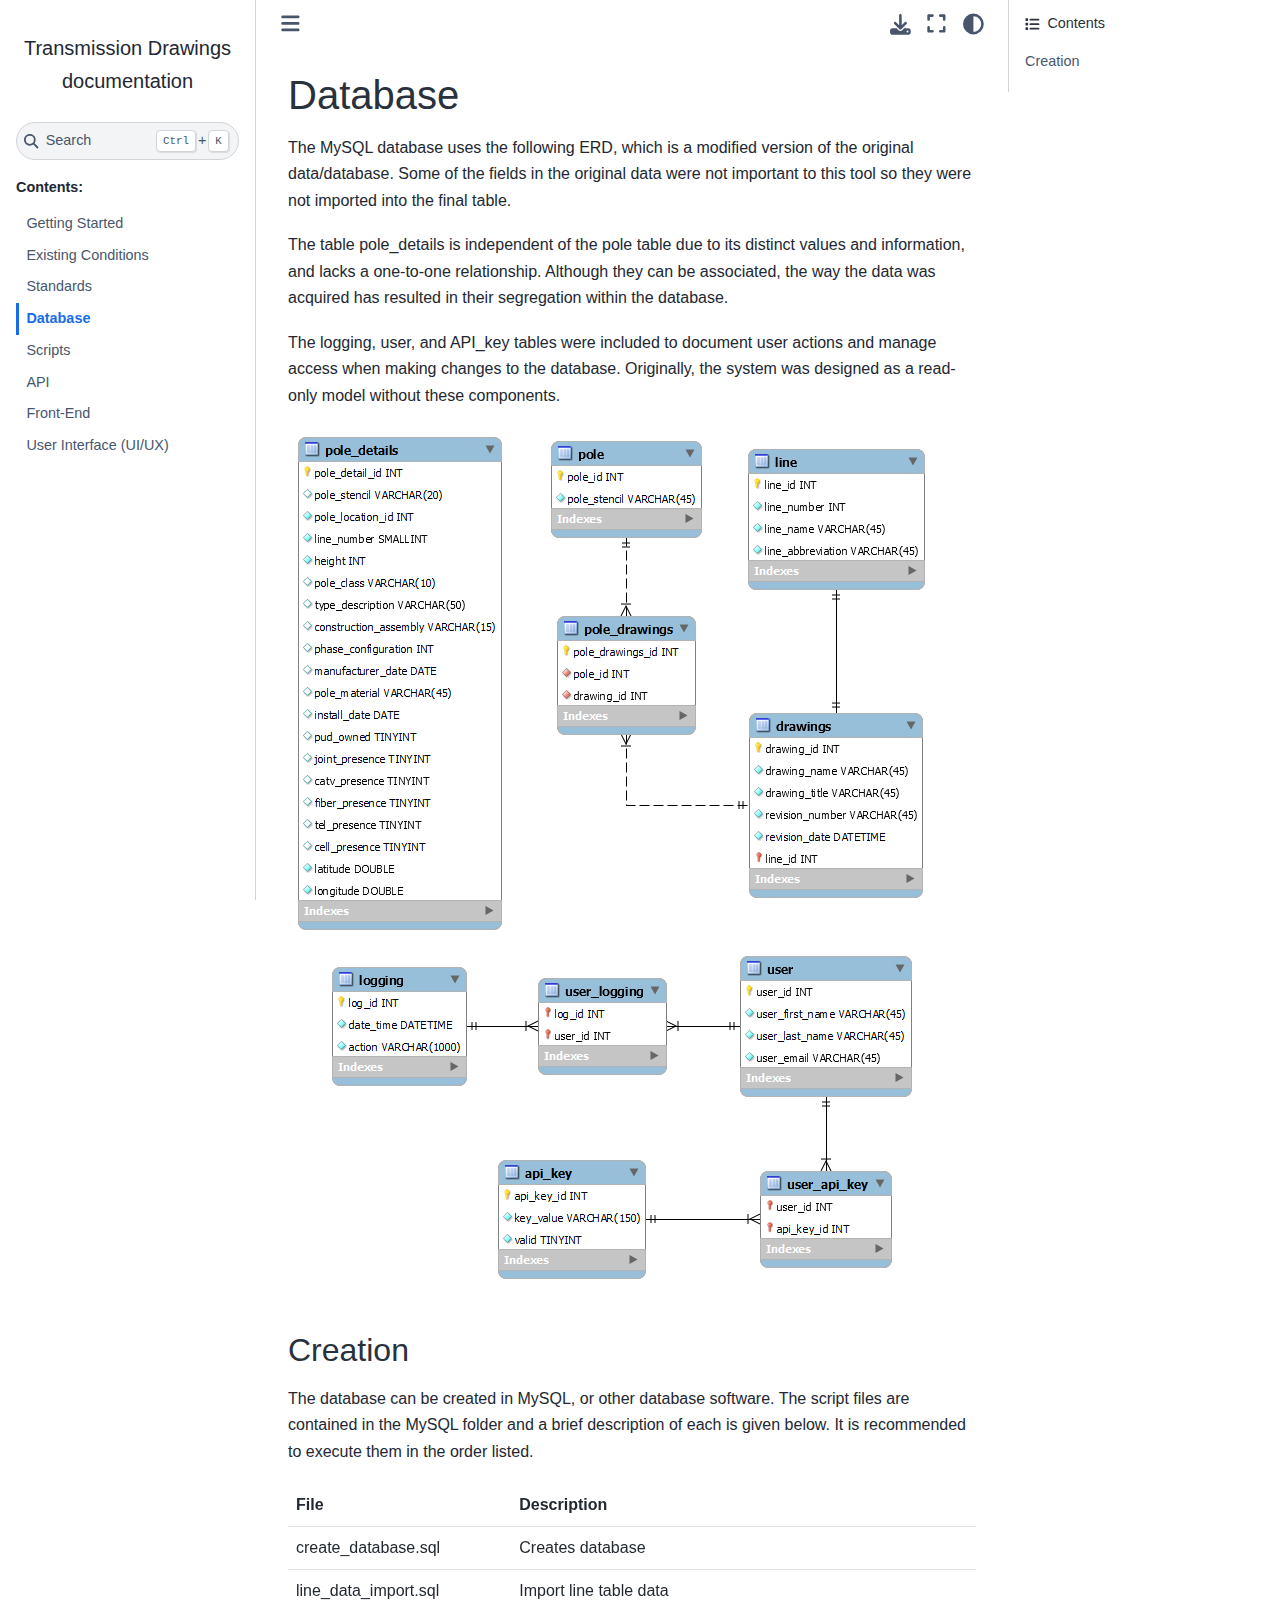
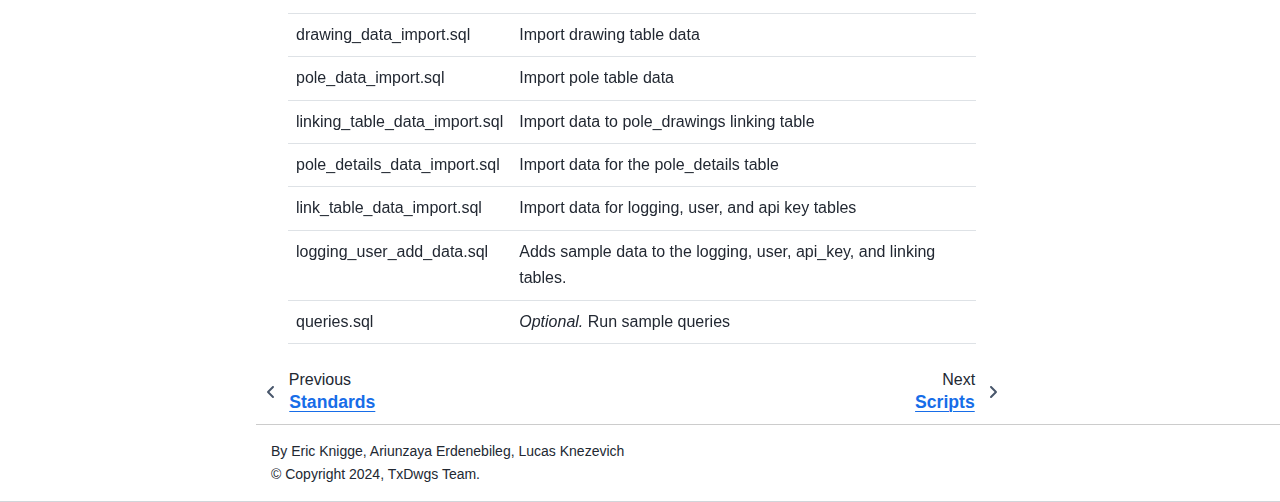
<file: database.html>
<!DOCTYPE html>


<html lang="en" data-content_root="./" >

  <head>
    <meta charset="utf-8" />
    <meta name="viewport" content="width=device-width, initial-scale=1.0" /><meta name="viewport" content="width=device-width, initial-scale=1" />

    <title>Database &#8212; Transmission Drawings  documentation</title>
  
  
  
  <script data-cfasync="false">
    document.documentElement.dataset.mode = localStorage.getItem("mode") || "";
    document.documentElement.dataset.theme = localStorage.getItem("theme") || "light";
  </script>
  
  <!-- Loaded before other Sphinx assets -->
  <link href="_static/styles/theme.css?digest=8d27b9dea8ad943066ae" rel="stylesheet" />
<link href="_static/styles/bootstrap.css?digest=8d27b9dea8ad943066ae" rel="stylesheet" />
<link href="_static/styles/pydata-sphinx-theme.css?digest=8d27b9dea8ad943066ae" rel="stylesheet" />

  
  <link href="_static/vendor/fontawesome/6.5.1/css/all.min.css?digest=8d27b9dea8ad943066ae" rel="stylesheet" />
  <link rel="preload" as="font" type="font/woff2" crossorigin href="_static/vendor/fontawesome/6.5.1/webfonts/fa-solid-900.woff2" />
<link rel="preload" as="font" type="font/woff2" crossorigin href="_static/vendor/fontawesome/6.5.1/webfonts/fa-brands-400.woff2" />
<link rel="preload" as="font" type="font/woff2" crossorigin href="_static/vendor/fontawesome/6.5.1/webfonts/fa-regular-400.woff2" />

    <link rel="stylesheet" type="text/css" href="_static/pygments.css?v=a746c00c" />
    <link rel="stylesheet" type="text/css" href="_static/styles/sphinx-book-theme.css?v=384b581d" />
  
  <!-- Pre-loaded scripts that we'll load fully later -->
  <link rel="preload" as="script" href="_static/scripts/bootstrap.js?digest=8d27b9dea8ad943066ae" />
<link rel="preload" as="script" href="_static/scripts/pydata-sphinx-theme.js?digest=8d27b9dea8ad943066ae" />
  <script src="_static/vendor/fontawesome/6.5.1/js/all.min.js?digest=8d27b9dea8ad943066ae"></script>

    <script src="_static/documentation_options.js?v=9eb32ce0"></script>
    <script src="_static/doctools.js?v=888ff710"></script>
    <script src="_static/sphinx_highlight.js?v=dc90522c"></script>
    <script src="_static/scripts/sphinx-book-theme.js?v=efea14e4"></script>
    <script>DOCUMENTATION_OPTIONS.pagename = 'database';</script>
    <link rel="index" title="Index" href="genindex.html" />
    <link rel="search" title="Search" href="search.html" />
    <link rel="next" title="Scripts" href="scripts.html" />
    <link rel="prev" title="Standards" href="structure.html" />
  <meta name="viewport" content="width=device-width, initial-scale=1"/>
  <meta name="docsearch:language" content="en"/>
  </head>
  
  
  <body data-bs-spy="scroll" data-bs-target=".bd-toc-nav" data-offset="180" data-bs-root-margin="0px 0px -60%" data-default-mode="">

  
  
  <a id="pst-skip-link" class="skip-link" href="#main-content">Skip to main content</a>
  
  <div id="pst-scroll-pixel-helper"></div>
  
  <button type="button" class="btn rounded-pill" id="pst-back-to-top">
    <i class="fa-solid fa-arrow-up"></i>
    Back to top
  </button>

  
  <input type="checkbox"
          class="sidebar-toggle"
          name="__primary"
          id="__primary"/>
  <label class="overlay overlay-primary" for="__primary"></label>
  
  <input type="checkbox"
          class="sidebar-toggle"
          name="__secondary"
          id="__secondary"/>
  <label class="overlay overlay-secondary" for="__secondary"></label>
  
  <div class="search-button__wrapper">
    <div class="search-button__overlay"></div>
    <div class="search-button__search-container">
<form class="bd-search d-flex align-items-center"
      action="search.html"
      method="get">
  <i class="fa-solid fa-magnifying-glass"></i>
  <input type="search"
         class="form-control"
         name="q"
         id="search-input"
         placeholder="Search..."
         aria-label="Search..."
         autocomplete="off"
         autocorrect="off"
         autocapitalize="off"
         spellcheck="false"/>
  <span class="search-button__kbd-shortcut"><kbd class="kbd-shortcut__modifier">Ctrl</kbd>+<kbd>K</kbd></span>
</form></div>
  </div>
  
    <header class="bd-header navbar navbar-expand-lg bd-navbar">
    </header>
  

  <div class="bd-container">
    <div class="bd-container__inner bd-page-width">
      
      
      
      <div class="bd-sidebar-primary bd-sidebar">
        

  
  <div class="sidebar-header-items sidebar-primary__section">
    
    
    
    
  </div>
  
    <div class="sidebar-primary-items__start sidebar-primary__section">
        <div class="sidebar-primary-item">

  

<a class="navbar-brand logo" href="index.html">
  
  
  
  
  
  
    <p class="title logo__title">Transmission Drawings  documentation</p>
  
</a></div>
        <div class="sidebar-primary-item">

 <script>
 document.write(`
   <button class="btn navbar-btn search-button-field search-button__button" title="Search" aria-label="Search" data-bs-placement="bottom" data-bs-toggle="tooltip">
    <i class="fa-solid fa-magnifying-glass"></i>
    <span class="search-button__default-text">Search</span>
    <span class="search-button__kbd-shortcut"><kbd class="kbd-shortcut__modifier">Ctrl</kbd>+<kbd class="kbd-shortcut__modifier">K</kbd></span>
   </button>
 `);
 </script></div>
        <div class="sidebar-primary-item"><nav class="bd-links bd-docs-nav" aria-label="Main">
    <div class="bd-toc-item navbar-nav active">
        <p aria-level="2" class="caption" role="heading"><span class="caption-text">Contents:</span></p>
<ul class="current nav bd-sidenav">
<li class="toctree-l1"><a class="reference internal" href="getting_started.html">Getting Started</a></li>
<li class="toctree-l1"><a class="reference internal" href="existing.html">Existing Conditions</a></li>
<li class="toctree-l1"><a class="reference internal" href="structure.html">Standards</a></li>
<li class="toctree-l1 current active"><a class="current reference internal" href="#">Database</a></li>
<li class="toctree-l1"><a class="reference internal" href="scripts.html">Scripts</a></li>
<li class="toctree-l1"><a class="reference internal" href="api.html">API</a></li>
<li class="toctree-l1"><a class="reference internal" href="front-end.html">Front-End</a></li>
<li class="toctree-l1"><a class="reference internal" href="ui.html">User Interface (UI/UX)</a></li>
</ul>

    </div>
</nav></div>
    </div>
  
  
  <div class="sidebar-primary-items__end sidebar-primary__section">
  </div>
  
  <div id="rtd-footer-container"></div>


      </div>
      
      <main id="main-content" class="bd-main">
        
        

<div class="sbt-scroll-pixel-helper"></div>

          <div class="bd-content">
            <div class="bd-article-container">
              
              <div class="bd-header-article">
<div class="header-article-items header-article__inner">
  
    <div class="header-article-items__start">
      
        <div class="header-article-item"><label class="sidebar-toggle primary-toggle btn btn-sm" for="__primary" title="Toggle primary sidebar" data-bs-placement="bottom" data-bs-toggle="tooltip">
  <span class="fa-solid fa-bars"></span>
</label></div>
      
    </div>
  
  
    <div class="header-article-items__end">
      
        <div class="header-article-item">

<div class="article-header-buttons">





<div class="dropdown dropdown-download-buttons">
  <button class="btn dropdown-toggle" type="button" data-bs-toggle="dropdown" aria-expanded="false" aria-label="Download this page">
    <i class="fas fa-download"></i>
  </button>
  <ul class="dropdown-menu">
      
      
      
      <li><a href="_sources/database.md" target="_blank"
   class="btn btn-sm btn-download-source-button dropdown-item"
   title="Download source file"
   data-bs-placement="left" data-bs-toggle="tooltip"
>
  

<span class="btn__icon-container">
  <i class="fas fa-file"></i>
  </span>
<span class="btn__text-container">.md</span>
</a>
</li>
      
      
      
      
      <li>
<button onclick="window.print()"
  class="btn btn-sm btn-download-pdf-button dropdown-item"
  title="Print to PDF"
  data-bs-placement="left" data-bs-toggle="tooltip"
>
  

<span class="btn__icon-container">
  <i class="fas fa-file-pdf"></i>
  </span>
<span class="btn__text-container">.pdf</span>
</button>
</li>
      
  </ul>
</div>




<button onclick="toggleFullScreen()"
  class="btn btn-sm btn-fullscreen-button"
  title="Fullscreen mode"
  data-bs-placement="bottom" data-bs-toggle="tooltip"
>
  

<span class="btn__icon-container">
  <i class="fas fa-expand"></i>
  </span>

</button>



<script>
document.write(`
  <button class="btn btn-sm navbar-btn theme-switch-button" title="light/dark" aria-label="light/dark" data-bs-placement="bottom" data-bs-toggle="tooltip">
    <span class="theme-switch nav-link" data-mode="light"><i class="fa-solid fa-sun fa-lg"></i></span>
    <span class="theme-switch nav-link" data-mode="dark"><i class="fa-solid fa-moon fa-lg"></i></span>
    <span class="theme-switch nav-link" data-mode="auto"><i class="fa-solid fa-circle-half-stroke fa-lg"></i></span>
  </button>
`);
</script>


<script>
document.write(`
  <button class="btn btn-sm navbar-btn search-button search-button__button" title="Search" aria-label="Search" data-bs-placement="bottom" data-bs-toggle="tooltip">
    <i class="fa-solid fa-magnifying-glass fa-lg"></i>
  </button>
`);
</script>
<label class="sidebar-toggle secondary-toggle btn btn-sm" for="__secondary"title="Toggle secondary sidebar" data-bs-placement="bottom" data-bs-toggle="tooltip">
    <span class="fa-solid fa-list"></span>
</label>
</div></div>
      
    </div>
  
</div>
</div>
              
              

<div id="jb-print-docs-body" class="onlyprint">
    <h1>Database</h1>
    <!-- Table of contents -->
    <div id="print-main-content">
        <div id="jb-print-toc">
            
            <div>
                <h2> Contents </h2>
            </div>
            <nav aria-label="Page">
                <ul class="visible nav section-nav flex-column">
<li class="toc-h2 nav-item toc-entry"><a class="reference internal nav-link" href="#creation">Creation</a></li>
</ul>
            </nav>
        </div>
    </div>
</div>

              
                
<div id="searchbox"></div>
                <article class="bd-article">
                  
  <section id="database">
<h1>Database<a class="headerlink" href="#database" title="Link to this heading">#</a></h1>
<p>The MySQL database uses the following ERD, which is a modified version of the original data/database. Some of the fields in the original data were not important to this tool so they were not imported into the final table.</p>
<p>The table pole_details is independent of the pole table due to its distinct values and information, and lacks a one-to-one relationship. Although they can be associated, the way the data was acquired has resulted in their segregation within the database.</p>
<p>The logging, user, and API_key tables were included to document user actions and manage access when making changes to the database. Originally, the system was designed as a read-only model without these components.</p>
<p><img alt="database_img" src="_images/ERD.png" /></p>
<section id="creation">
<h2>Creation<a class="headerlink" href="#creation" title="Link to this heading">#</a></h2>
<p>The database can be created in MySQL, or other database software. The script files are contained in the MySQL folder and a brief description of each is given below. It is recommended to execute them in the order listed.</p>
<table class="table">
<thead>
<tr class="row-odd"><th class="head"><p>File</p></th>
<th class="head"><p>Description</p></th>
</tr>
</thead>
<tbody>
<tr class="row-even"><td><p>create_database.sql</p></td>
<td><p>Creates database</p></td>
</tr>
<tr class="row-odd"><td><p>line_data_import.sql</p></td>
<td><p>Import line table data</p></td>
</tr>
<tr class="row-even"><td><p>drawing_data_import.sql</p></td>
<td><p>Import drawing table data</p></td>
</tr>
<tr class="row-odd"><td><p>pole_data_import.sql</p></td>
<td><p>Import pole table data</p></td>
</tr>
<tr class="row-even"><td><p>linking_table_data_import.sql</p></td>
<td><p>Import data to pole_drawings linking table</p></td>
</tr>
<tr class="row-odd"><td><p>pole_details_data_import.sql</p></td>
<td><p>Import data for the pole_details table</p></td>
</tr>
<tr class="row-even"><td><p>link_table_data_import.sql</p></td>
<td><p>Import data for logging, user, and api key tables</p></td>
</tr>
<tr class="row-odd"><td><p>logging_user_add_data.sql</p></td>
<td><p>Adds sample data to the logging, user, api_key, and linking tables.</p></td>
</tr>
<tr class="row-even"><td><p>queries.sql</p></td>
<td><p><em>Optional.</em> Run sample queries</p></td>
</tr>
</tbody>
</table>
</section>
</section>


                </article>
              

              
              
              
              
                <footer class="prev-next-footer">
                  
<div class="prev-next-area">
    <a class="left-prev"
       href="structure.html"
       title="previous page">
      <i class="fa-solid fa-angle-left"></i>
      <div class="prev-next-info">
        <p class="prev-next-subtitle">previous</p>
        <p class="prev-next-title">Standards</p>
      </div>
    </a>
    <a class="right-next"
       href="scripts.html"
       title="next page">
      <div class="prev-next-info">
        <p class="prev-next-subtitle">next</p>
        <p class="prev-next-title">Scripts</p>
      </div>
      <i class="fa-solid fa-angle-right"></i>
    </a>
</div>
                </footer>
              
            </div>
            
            
              
                <div class="bd-sidebar-secondary bd-toc"><div class="sidebar-secondary-items sidebar-secondary__inner">


  <div class="sidebar-secondary-item">
  <div class="page-toc tocsection onthispage">
    <i class="fa-solid fa-list"></i> Contents
  </div>
  <nav class="bd-toc-nav page-toc">
    <ul class="visible nav section-nav flex-column">
<li class="toc-h2 nav-item toc-entry"><a class="reference internal nav-link" href="#creation">Creation</a></li>
</ul>
  </nav></div>

</div></div>
              
            
          </div>
          <footer class="bd-footer-content">
            
<div class="bd-footer-content__inner container">
  
  <div class="footer-item">
    
<p class="component-author">
By Eric Knigge, Ariunzaya Erdenebileg, Lucas Knezevich
</p>

  </div>
  
  <div class="footer-item">
    

  <p class="copyright">
    
      © Copyright 2024, TxDwgs Team.
      <br/>
    
  </p>

  </div>
  
  <div class="footer-item">
    
  </div>
  
  <div class="footer-item">
    
  </div>
  
</div>
          </footer>
        

      </main>
    </div>
  </div>
  
  <!-- Scripts loaded after <body> so the DOM is not blocked -->
  <script src="_static/scripts/bootstrap.js?digest=8d27b9dea8ad943066ae"></script>
<script src="_static/scripts/pydata-sphinx-theme.js?digest=8d27b9dea8ad943066ae"></script>

  <footer class="bd-footer">
  </footer>
  </body>
</html>
</file>
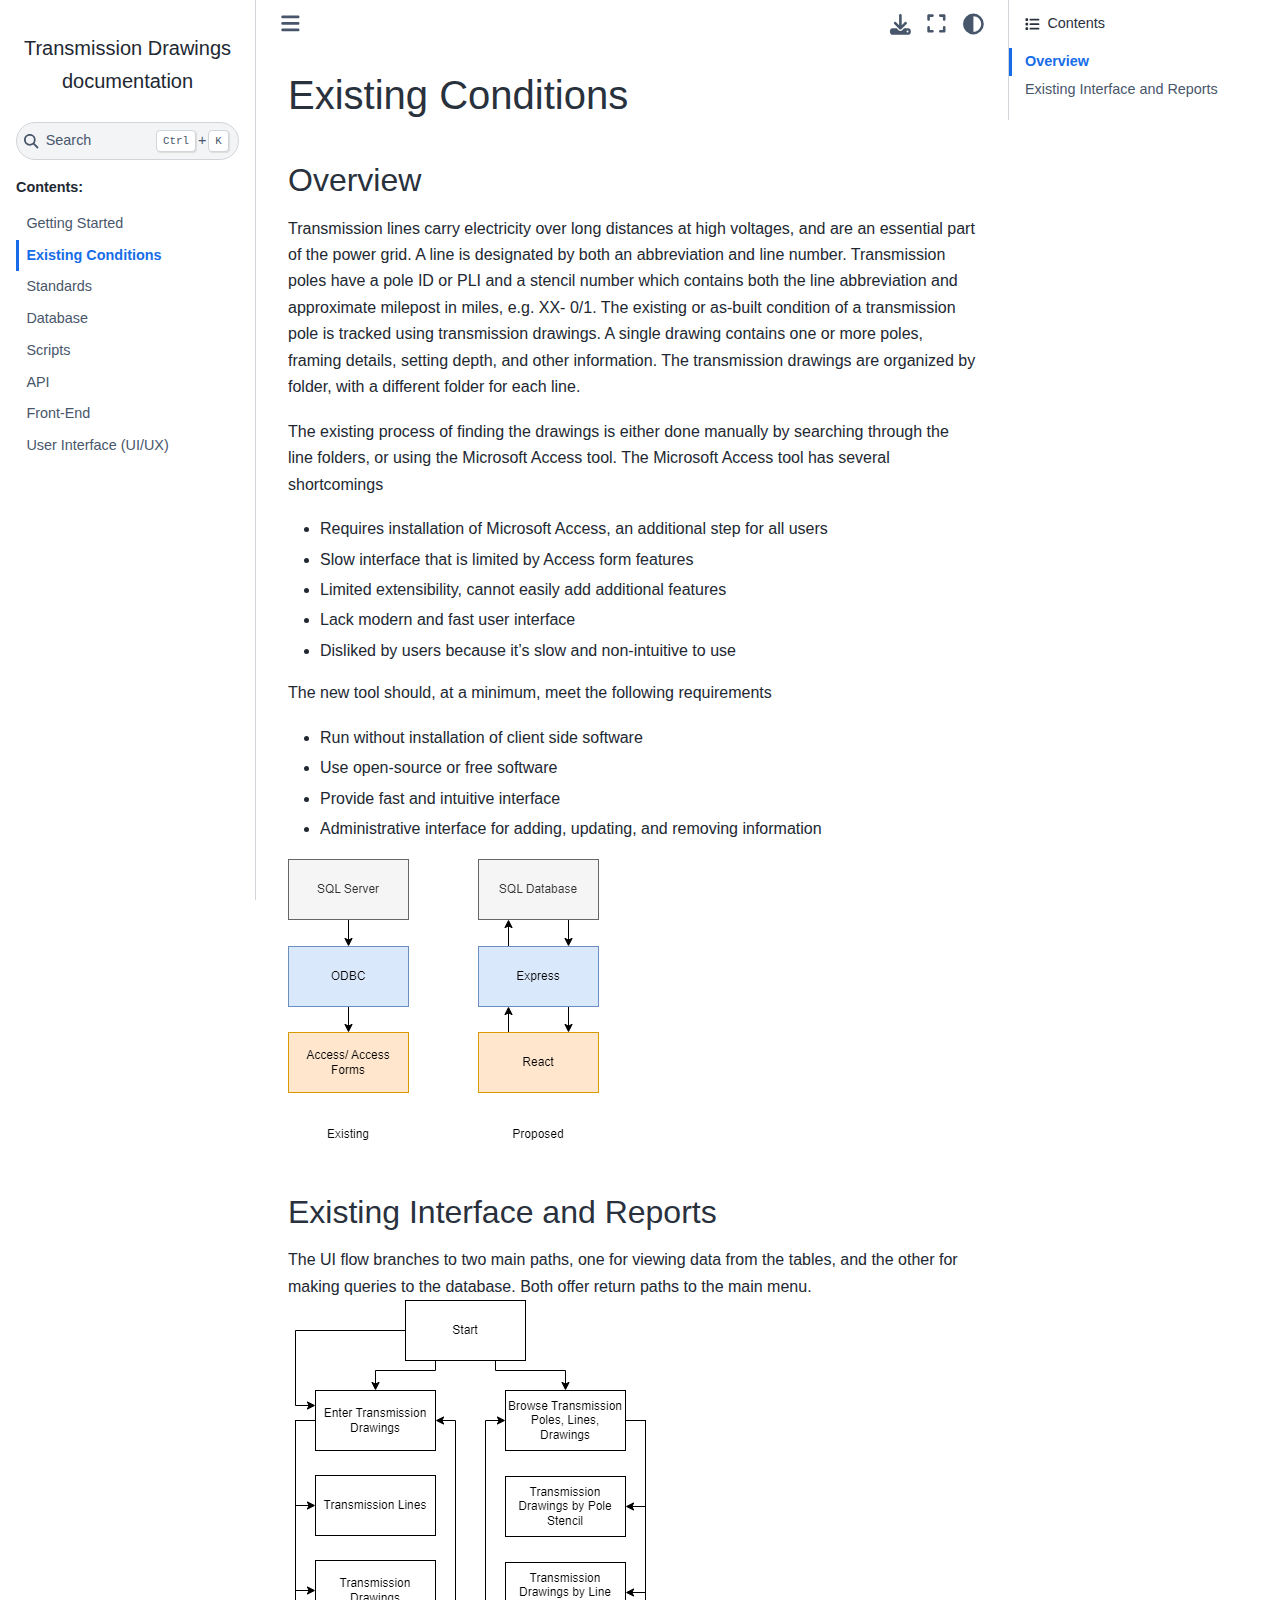
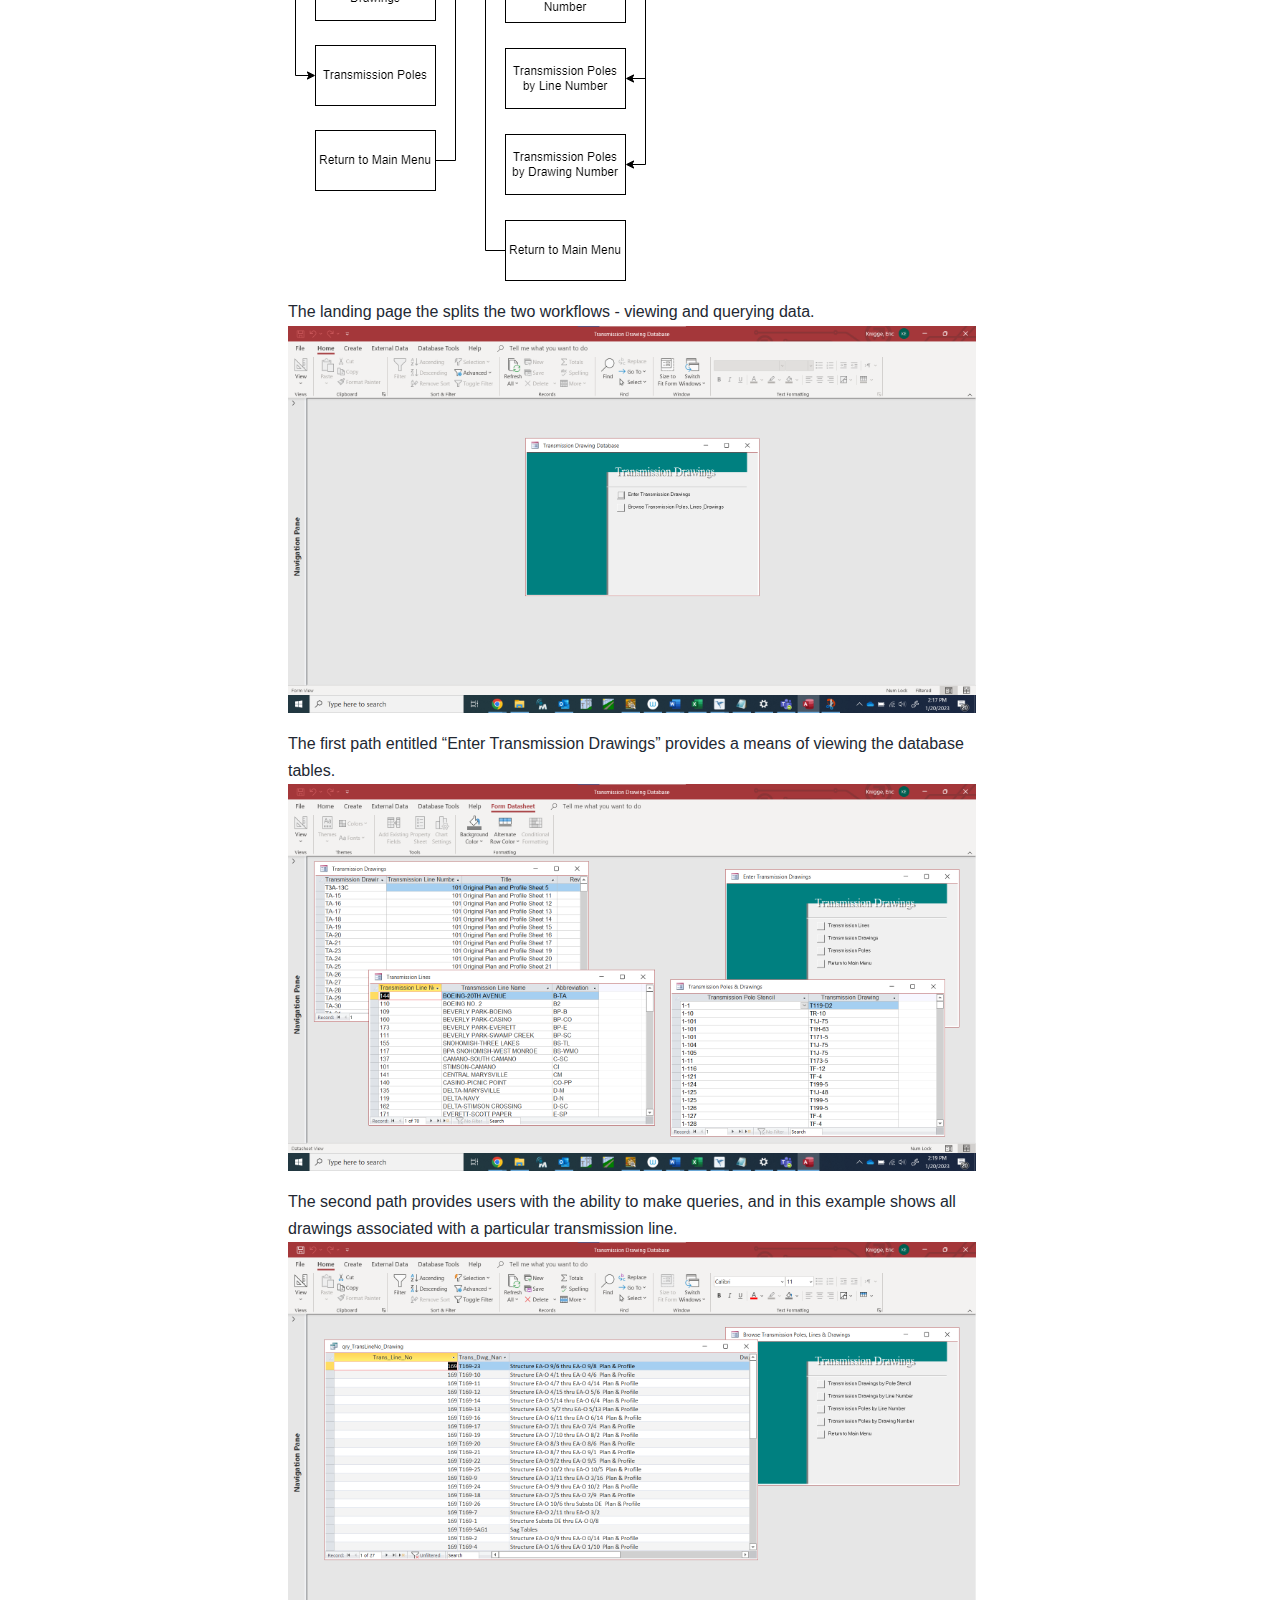
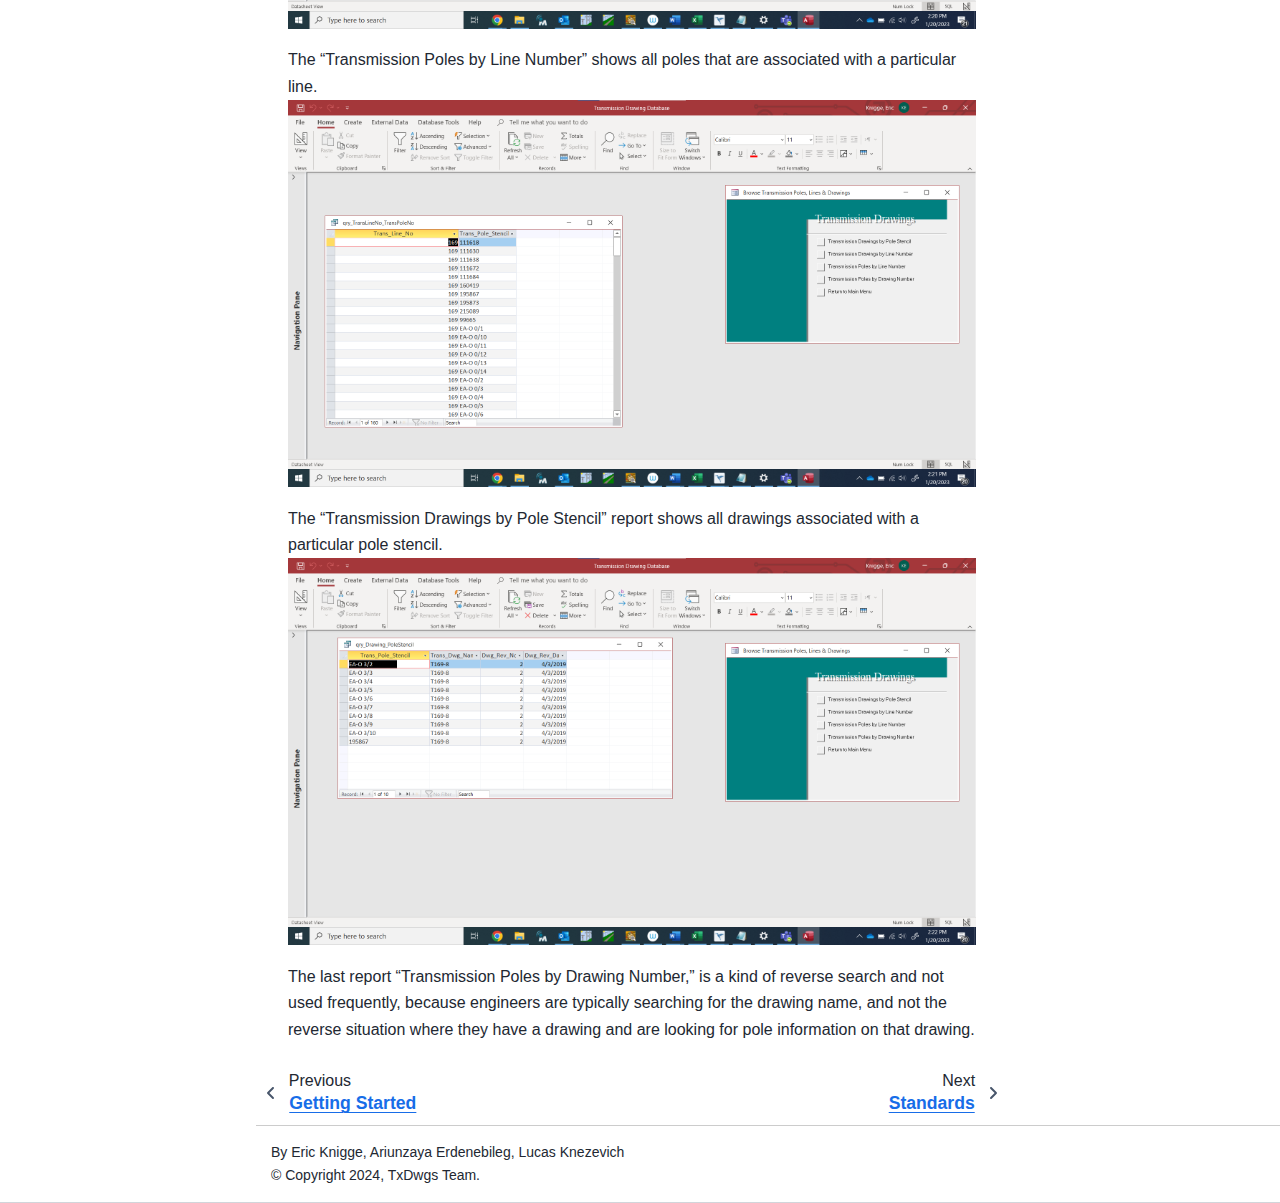
<file: existing.html>
<!DOCTYPE html>


<html lang="en" data-content_root="./" >

  <head>
    <meta charset="utf-8" />
    <meta name="viewport" content="width=device-width, initial-scale=1.0" /><meta name="viewport" content="width=device-width, initial-scale=1" />

    <title>Existing Conditions &#8212; Transmission Drawings  documentation</title>
  
  
  
  <script data-cfasync="false">
    document.documentElement.dataset.mode = localStorage.getItem("mode") || "";
    document.documentElement.dataset.theme = localStorage.getItem("theme") || "light";
  </script>
  
  <!-- Loaded before other Sphinx assets -->
  <link href="_static/styles/theme.css?digest=8d27b9dea8ad943066ae" rel="stylesheet" />
<link href="_static/styles/bootstrap.css?digest=8d27b9dea8ad943066ae" rel="stylesheet" />
<link href="_static/styles/pydata-sphinx-theme.css?digest=8d27b9dea8ad943066ae" rel="stylesheet" />

  
  <link href="_static/vendor/fontawesome/6.5.1/css/all.min.css?digest=8d27b9dea8ad943066ae" rel="stylesheet" />
  <link rel="preload" as="font" type="font/woff2" crossorigin href="_static/vendor/fontawesome/6.5.1/webfonts/fa-solid-900.woff2" />
<link rel="preload" as="font" type="font/woff2" crossorigin href="_static/vendor/fontawesome/6.5.1/webfonts/fa-brands-400.woff2" />
<link rel="preload" as="font" type="font/woff2" crossorigin href="_static/vendor/fontawesome/6.5.1/webfonts/fa-regular-400.woff2" />

    <link rel="stylesheet" type="text/css" href="_static/pygments.css?v=a746c00c" />
    <link rel="stylesheet" type="text/css" href="_static/styles/sphinx-book-theme.css?v=384b581d" />
  
  <!-- Pre-loaded scripts that we'll load fully later -->
  <link rel="preload" as="script" href="_static/scripts/bootstrap.js?digest=8d27b9dea8ad943066ae" />
<link rel="preload" as="script" href="_static/scripts/pydata-sphinx-theme.js?digest=8d27b9dea8ad943066ae" />
  <script src="_static/vendor/fontawesome/6.5.1/js/all.min.js?digest=8d27b9dea8ad943066ae"></script>

    <script src="_static/documentation_options.js?v=9eb32ce0"></script>
    <script src="_static/doctools.js?v=888ff710"></script>
    <script src="_static/sphinx_highlight.js?v=dc90522c"></script>
    <script src="_static/scripts/sphinx-book-theme.js?v=efea14e4"></script>
    <script>DOCUMENTATION_OPTIONS.pagename = 'existing';</script>
    <link rel="index" title="Index" href="genindex.html" />
    <link rel="search" title="Search" href="search.html" />
    <link rel="next" title="Standards" href="structure.html" />
    <link rel="prev" title="Getting Started" href="getting_started.html" />
  <meta name="viewport" content="width=device-width, initial-scale=1"/>
  <meta name="docsearch:language" content="en"/>
  </head>
  
  
  <body data-bs-spy="scroll" data-bs-target=".bd-toc-nav" data-offset="180" data-bs-root-margin="0px 0px -60%" data-default-mode="">

  
  
  <a id="pst-skip-link" class="skip-link" href="#main-content">Skip to main content</a>
  
  <div id="pst-scroll-pixel-helper"></div>
  
  <button type="button" class="btn rounded-pill" id="pst-back-to-top">
    <i class="fa-solid fa-arrow-up"></i>
    Back to top
  </button>

  
  <input type="checkbox"
          class="sidebar-toggle"
          name="__primary"
          id="__primary"/>
  <label class="overlay overlay-primary" for="__primary"></label>
  
  <input type="checkbox"
          class="sidebar-toggle"
          name="__secondary"
          id="__secondary"/>
  <label class="overlay overlay-secondary" for="__secondary"></label>
  
  <div class="search-button__wrapper">
    <div class="search-button__overlay"></div>
    <div class="search-button__search-container">
<form class="bd-search d-flex align-items-center"
      action="search.html"
      method="get">
  <i class="fa-solid fa-magnifying-glass"></i>
  <input type="search"
         class="form-control"
         name="q"
         id="search-input"
         placeholder="Search..."
         aria-label="Search..."
         autocomplete="off"
         autocorrect="off"
         autocapitalize="off"
         spellcheck="false"/>
  <span class="search-button__kbd-shortcut"><kbd class="kbd-shortcut__modifier">Ctrl</kbd>+<kbd>K</kbd></span>
</form></div>
  </div>
  
    <header class="bd-header navbar navbar-expand-lg bd-navbar">
    </header>
  

  <div class="bd-container">
    <div class="bd-container__inner bd-page-width">
      
      
      
      <div class="bd-sidebar-primary bd-sidebar">
        

  
  <div class="sidebar-header-items sidebar-primary__section">
    
    
    
    
  </div>
  
    <div class="sidebar-primary-items__start sidebar-primary__section">
        <div class="sidebar-primary-item">

  

<a class="navbar-brand logo" href="index.html">
  
  
  
  
  
  
    <p class="title logo__title">Transmission Drawings  documentation</p>
  
</a></div>
        <div class="sidebar-primary-item">

 <script>
 document.write(`
   <button class="btn navbar-btn search-button-field search-button__button" title="Search" aria-label="Search" data-bs-placement="bottom" data-bs-toggle="tooltip">
    <i class="fa-solid fa-magnifying-glass"></i>
    <span class="search-button__default-text">Search</span>
    <span class="search-button__kbd-shortcut"><kbd class="kbd-shortcut__modifier">Ctrl</kbd>+<kbd class="kbd-shortcut__modifier">K</kbd></span>
   </button>
 `);
 </script></div>
        <div class="sidebar-primary-item"><nav class="bd-links bd-docs-nav" aria-label="Main">
    <div class="bd-toc-item navbar-nav active">
        <p aria-level="2" class="caption" role="heading"><span class="caption-text">Contents:</span></p>
<ul class="current nav bd-sidenav">
<li class="toctree-l1"><a class="reference internal" href="getting_started.html">Getting Started</a></li>
<li class="toctree-l1 current active"><a class="current reference internal" href="#">Existing Conditions</a></li>
<li class="toctree-l1"><a class="reference internal" href="structure.html">Standards</a></li>
<li class="toctree-l1"><a class="reference internal" href="database.html">Database</a></li>
<li class="toctree-l1"><a class="reference internal" href="scripts.html">Scripts</a></li>
<li class="toctree-l1"><a class="reference internal" href="api.html">API</a></li>
<li class="toctree-l1"><a class="reference internal" href="front-end.html">Front-End</a></li>
<li class="toctree-l1"><a class="reference internal" href="ui.html">User Interface (UI/UX)</a></li>
</ul>

    </div>
</nav></div>
    </div>
  
  
  <div class="sidebar-primary-items__end sidebar-primary__section">
  </div>
  
  <div id="rtd-footer-container"></div>


      </div>
      
      <main id="main-content" class="bd-main">
        
        

<div class="sbt-scroll-pixel-helper"></div>

          <div class="bd-content">
            <div class="bd-article-container">
              
              <div class="bd-header-article">
<div class="header-article-items header-article__inner">
  
    <div class="header-article-items__start">
      
        <div class="header-article-item"><label class="sidebar-toggle primary-toggle btn btn-sm" for="__primary" title="Toggle primary sidebar" data-bs-placement="bottom" data-bs-toggle="tooltip">
  <span class="fa-solid fa-bars"></span>
</label></div>
      
    </div>
  
  
    <div class="header-article-items__end">
      
        <div class="header-article-item">

<div class="article-header-buttons">





<div class="dropdown dropdown-download-buttons">
  <button class="btn dropdown-toggle" type="button" data-bs-toggle="dropdown" aria-expanded="false" aria-label="Download this page">
    <i class="fas fa-download"></i>
  </button>
  <ul class="dropdown-menu">
      
      
      
      <li><a href="_sources/existing.md" target="_blank"
   class="btn btn-sm btn-download-source-button dropdown-item"
   title="Download source file"
   data-bs-placement="left" data-bs-toggle="tooltip"
>
  

<span class="btn__icon-container">
  <i class="fas fa-file"></i>
  </span>
<span class="btn__text-container">.md</span>
</a>
</li>
      
      
      
      
      <li>
<button onclick="window.print()"
  class="btn btn-sm btn-download-pdf-button dropdown-item"
  title="Print to PDF"
  data-bs-placement="left" data-bs-toggle="tooltip"
>
  

<span class="btn__icon-container">
  <i class="fas fa-file-pdf"></i>
  </span>
<span class="btn__text-container">.pdf</span>
</button>
</li>
      
  </ul>
</div>




<button onclick="toggleFullScreen()"
  class="btn btn-sm btn-fullscreen-button"
  title="Fullscreen mode"
  data-bs-placement="bottom" data-bs-toggle="tooltip"
>
  

<span class="btn__icon-container">
  <i class="fas fa-expand"></i>
  </span>

</button>



<script>
document.write(`
  <button class="btn btn-sm navbar-btn theme-switch-button" title="light/dark" aria-label="light/dark" data-bs-placement="bottom" data-bs-toggle="tooltip">
    <span class="theme-switch nav-link" data-mode="light"><i class="fa-solid fa-sun fa-lg"></i></span>
    <span class="theme-switch nav-link" data-mode="dark"><i class="fa-solid fa-moon fa-lg"></i></span>
    <span class="theme-switch nav-link" data-mode="auto"><i class="fa-solid fa-circle-half-stroke fa-lg"></i></span>
  </button>
`);
</script>


<script>
document.write(`
  <button class="btn btn-sm navbar-btn search-button search-button__button" title="Search" aria-label="Search" data-bs-placement="bottom" data-bs-toggle="tooltip">
    <i class="fa-solid fa-magnifying-glass fa-lg"></i>
  </button>
`);
</script>
<label class="sidebar-toggle secondary-toggle btn btn-sm" for="__secondary"title="Toggle secondary sidebar" data-bs-placement="bottom" data-bs-toggle="tooltip">
    <span class="fa-solid fa-list"></span>
</label>
</div></div>
      
    </div>
  
</div>
</div>
              
              

<div id="jb-print-docs-body" class="onlyprint">
    <h1>Existing Conditions</h1>
    <!-- Table of contents -->
    <div id="print-main-content">
        <div id="jb-print-toc">
            
            <div>
                <h2> Contents </h2>
            </div>
            <nav aria-label="Page">
                <ul class="visible nav section-nav flex-column">
<li class="toc-h2 nav-item toc-entry"><a class="reference internal nav-link" href="#overview">Overview</a></li>
<li class="toc-h2 nav-item toc-entry"><a class="reference internal nav-link" href="#existing-interface-and-reports">Existing Interface and Reports</a></li>
</ul>
            </nav>
        </div>
    </div>
</div>

              
                
<div id="searchbox"></div>
                <article class="bd-article">
                  
  <section id="existing-conditions">
<h1>Existing Conditions<a class="headerlink" href="#existing-conditions" title="Link to this heading">#</a></h1>
<section id="overview">
<h2>Overview<a class="headerlink" href="#overview" title="Link to this heading">#</a></h2>
<p>Transmission lines carry electricity over long distances at high voltages, and are an essential part of the power grid. A line is designated by both an abbreviation and line number. Transmission poles have a pole ID or PLI and a stencil number which contains both the line abbreviation and approximate milepost in miles, e.g. XX- 0/1. The existing or as-built condition of a transmission pole is tracked using transmission drawings. A single drawing contains one or more poles, framing details, setting depth, and other information. The transmission drawings are organized by folder, with a different folder for each line.</p>
<p>The existing process of finding the drawings is either done manually by searching through the line folders, or using the Microsoft Access tool. The Microsoft Access tool has several shortcomings</p>
<ul class="simple">
<li><p>Requires installation of Microsoft Access, an additional step for all users</p></li>
<li><p>Slow interface that is limited by Access form features</p></li>
<li><p>Limited extensibility, cannot easily add additional features</p></li>
<li><p>Lack modern and fast user interface</p></li>
<li><p>Disliked by users because it’s slow and non-intuitive to use</p></li>
</ul>
<p>The new tool should, at a minimum, meet the following requirements</p>
<ul class="simple">
<li><p>Run without installation of client side software</p></li>
<li><p>Use open-source or free software</p></li>
<li><p>Provide fast and intuitive interface</p></li>
<li><p>Administrative interface for adding, updating, and removing information</p></li>
</ul>
<p><img alt="workflow_img" src="_images/workflow.png" /></p>
</section>
<section id="existing-interface-and-reports">
<h2>Existing Interface and Reports<a class="headerlink" href="#existing-interface-and-reports" title="Link to this heading">#</a></h2>
<p>The UI flow branches to two main paths, one for viewing data from the tables, and the other for making queries to the database. Both offer return paths to the main menu.
<img alt="ui_flow" src="_images/ui_flow.png" /></p>
<p>The landing page the splits the two workflows - viewing and querying data.
<img alt="landing_page_img" src="_images/existing_conditions_1.png" /></p>
<p>The first path entitled “Enter Transmission Drawings” provides a means of viewing the database tables.
<img alt="trx_dwg_img" src="_images/existing_conditions_2.png" /></p>
<p>The second path provides users with the ability to make queries, and in this example shows all drawings associated with a particular transmission line.
<img alt="trx_dwg_by_line" src="_images/existing_conditions_3.png" /></p>
<p>The “Transmission Poles by Line Number” shows all poles that are associated with a particular line.
<img alt="trx_pole_by_line" src="_images/existing_conditions_4.png" /></p>
<p>The “Transmission Drawings by Pole Stencil” report shows all drawings associated with a particular pole stencil.
<img alt="trx_dwg_by_stencil" src="_images/existing_conditions_5.png" /></p>
<p>The last report “Transmission Poles by Drawing Number,” is a kind of reverse search and not used frequently, because engineers are typically searching for the drawing name, and not the reverse situation where they have a drawing and are looking for pole information on that drawing.</p>
</section>
</section>


                </article>
              

              
              
              
              
                <footer class="prev-next-footer">
                  
<div class="prev-next-area">
    <a class="left-prev"
       href="getting_started.html"
       title="previous page">
      <i class="fa-solid fa-angle-left"></i>
      <div class="prev-next-info">
        <p class="prev-next-subtitle">previous</p>
        <p class="prev-next-title">Getting Started</p>
      </div>
    </a>
    <a class="right-next"
       href="structure.html"
       title="next page">
      <div class="prev-next-info">
        <p class="prev-next-subtitle">next</p>
        <p class="prev-next-title">Standards</p>
      </div>
      <i class="fa-solid fa-angle-right"></i>
    </a>
</div>
                </footer>
              
            </div>
            
            
              
                <div class="bd-sidebar-secondary bd-toc"><div class="sidebar-secondary-items sidebar-secondary__inner">


  <div class="sidebar-secondary-item">
  <div class="page-toc tocsection onthispage">
    <i class="fa-solid fa-list"></i> Contents
  </div>
  <nav class="bd-toc-nav page-toc">
    <ul class="visible nav section-nav flex-column">
<li class="toc-h2 nav-item toc-entry"><a class="reference internal nav-link" href="#overview">Overview</a></li>
<li class="toc-h2 nav-item toc-entry"><a class="reference internal nav-link" href="#existing-interface-and-reports">Existing Interface and Reports</a></li>
</ul>
  </nav></div>

</div></div>
              
            
          </div>
          <footer class="bd-footer-content">
            
<div class="bd-footer-content__inner container">
  
  <div class="footer-item">
    
<p class="component-author">
By Eric Knigge, Ariunzaya Erdenebileg, Lucas Knezevich
</p>

  </div>
  
  <div class="footer-item">
    

  <p class="copyright">
    
      © Copyright 2024, TxDwgs Team.
      <br/>
    
  </p>

  </div>
  
  <div class="footer-item">
    
  </div>
  
  <div class="footer-item">
    
  </div>
  
</div>
          </footer>
        

      </main>
    </div>
  </div>
  
  <!-- Scripts loaded after <body> so the DOM is not blocked -->
  <script src="_static/scripts/bootstrap.js?digest=8d27b9dea8ad943066ae"></script>
<script src="_static/scripts/pydata-sphinx-theme.js?digest=8d27b9dea8ad943066ae"></script>

  <footer class="bd-footer">
  </footer>
  </body>
</html>
</file>
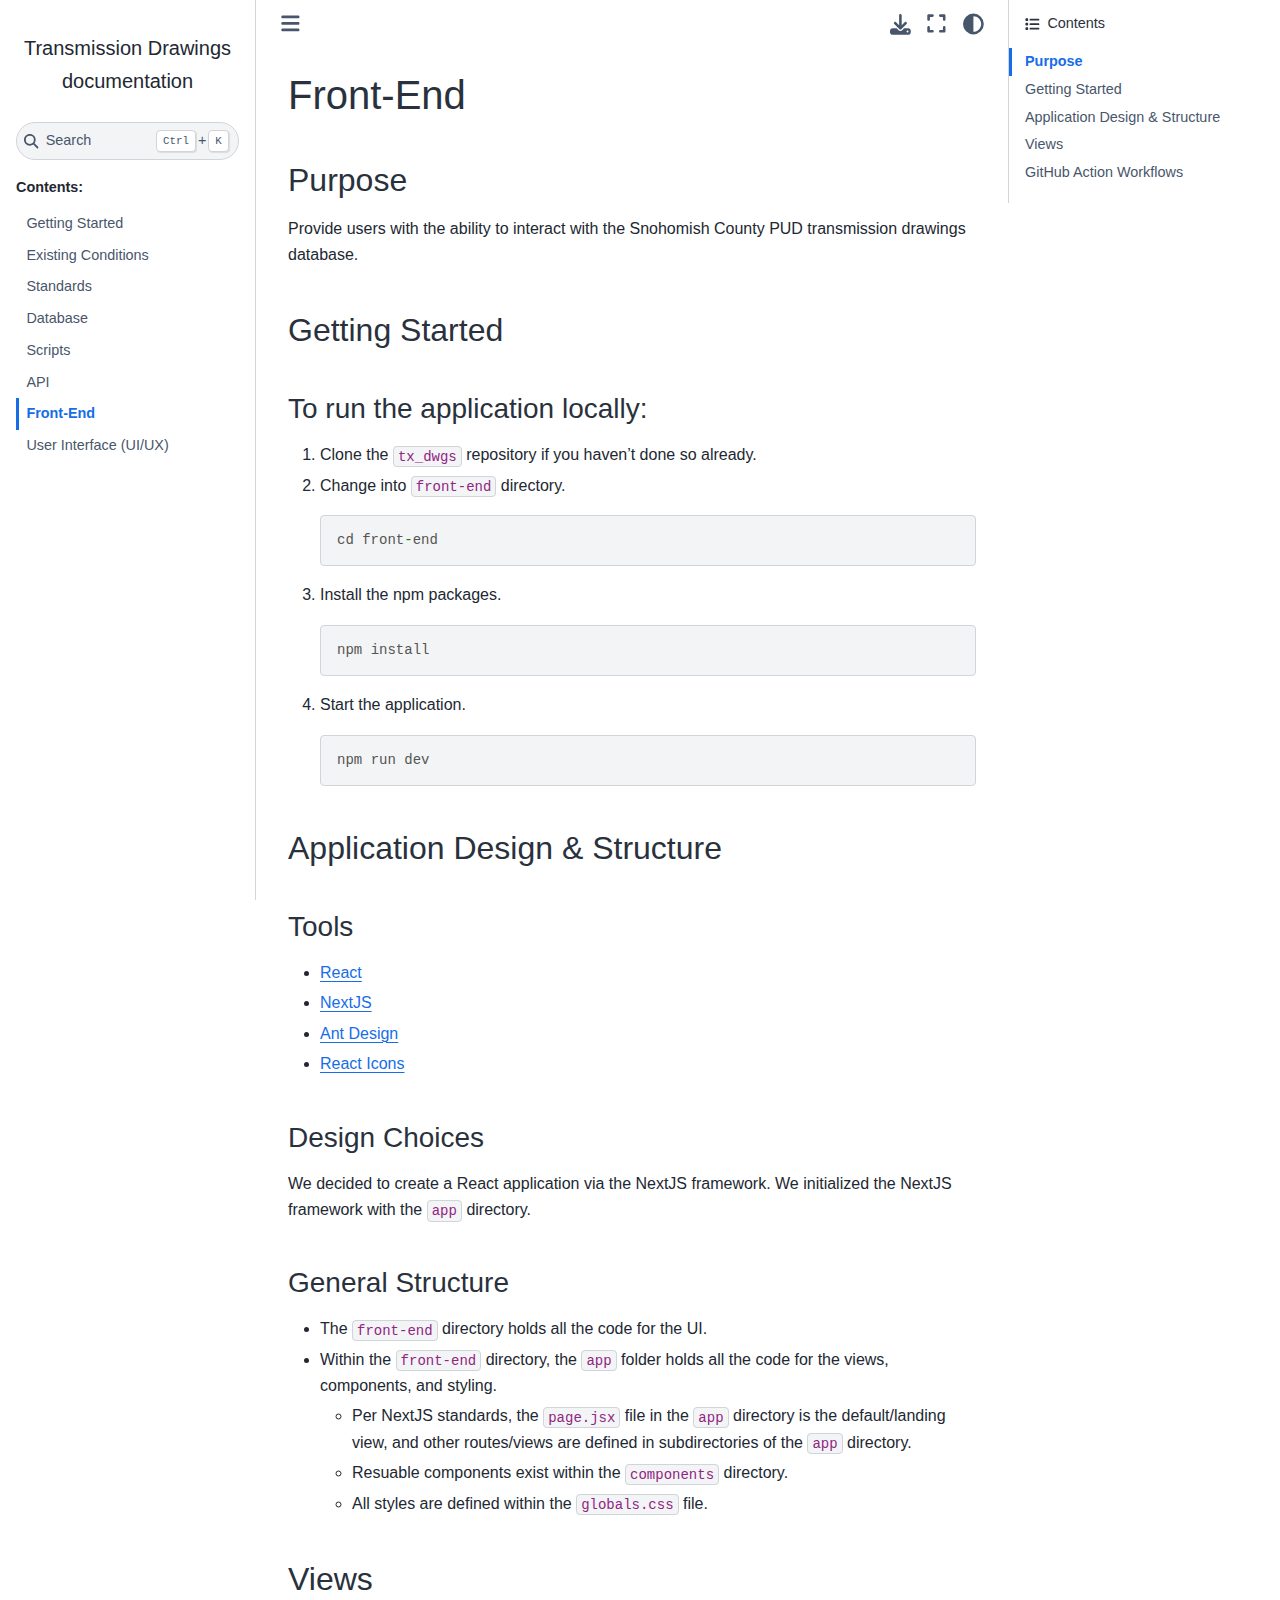
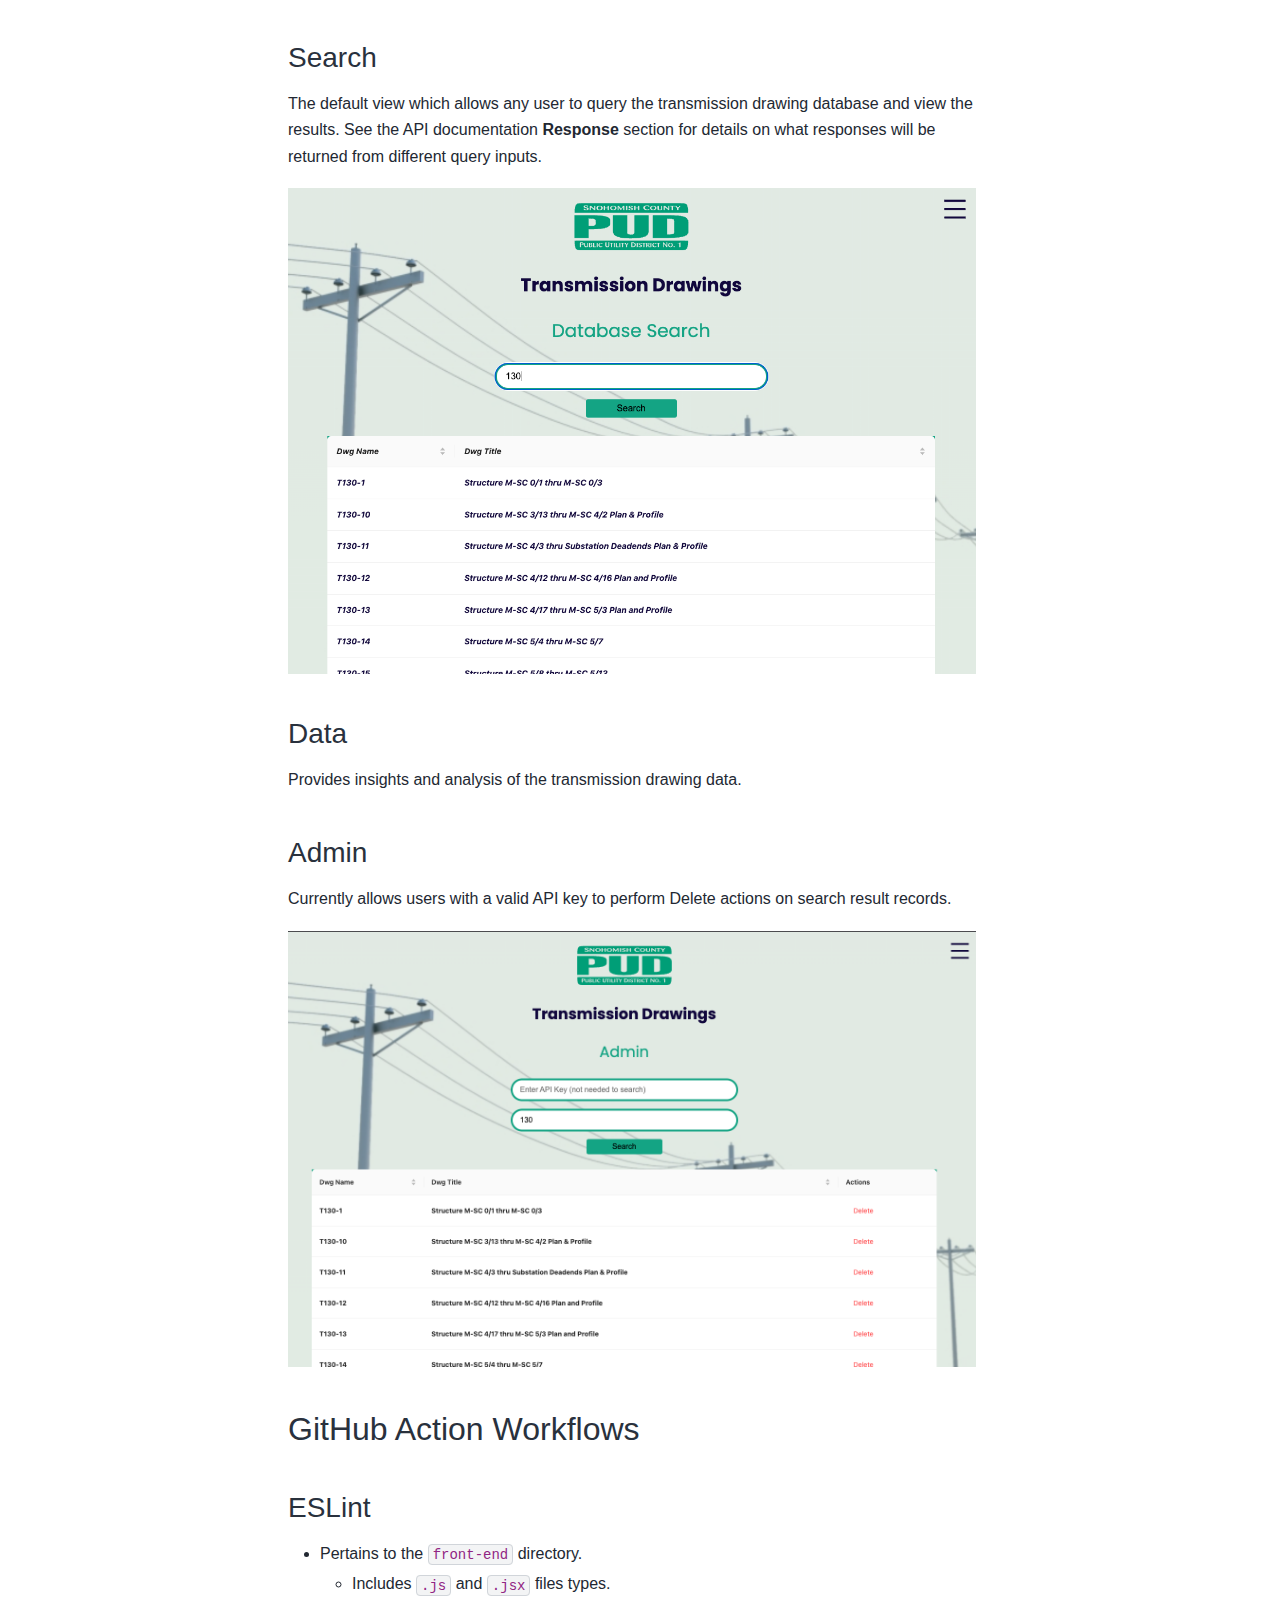
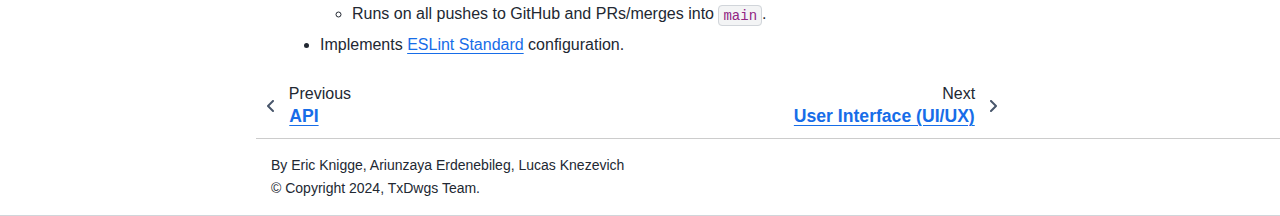
<file: front-end.html>
<!DOCTYPE html>


<html lang="en" data-content_root="./" >

  <head>
    <meta charset="utf-8" />
    <meta name="viewport" content="width=device-width, initial-scale=1.0" /><meta name="viewport" content="width=device-width, initial-scale=1" />

    <title>Front-End &#8212; Transmission Drawings  documentation</title>
  
  
  
  <script data-cfasync="false">
    document.documentElement.dataset.mode = localStorage.getItem("mode") || "";
    document.documentElement.dataset.theme = localStorage.getItem("theme") || "light";
  </script>
  
  <!-- Loaded before other Sphinx assets -->
  <link href="_static/styles/theme.css?digest=8d27b9dea8ad943066ae" rel="stylesheet" />
<link href="_static/styles/bootstrap.css?digest=8d27b9dea8ad943066ae" rel="stylesheet" />
<link href="_static/styles/pydata-sphinx-theme.css?digest=8d27b9dea8ad943066ae" rel="stylesheet" />

  
  <link href="_static/vendor/fontawesome/6.5.1/css/all.min.css?digest=8d27b9dea8ad943066ae" rel="stylesheet" />
  <link rel="preload" as="font" type="font/woff2" crossorigin href="_static/vendor/fontawesome/6.5.1/webfonts/fa-solid-900.woff2" />
<link rel="preload" as="font" type="font/woff2" crossorigin href="_static/vendor/fontawesome/6.5.1/webfonts/fa-brands-400.woff2" />
<link rel="preload" as="font" type="font/woff2" crossorigin href="_static/vendor/fontawesome/6.5.1/webfonts/fa-regular-400.woff2" />

    <link rel="stylesheet" type="text/css" href="_static/pygments.css?v=a746c00c" />
    <link rel="stylesheet" type="text/css" href="_static/styles/sphinx-book-theme.css?v=384b581d" />
  
  <!-- Pre-loaded scripts that we'll load fully later -->
  <link rel="preload" as="script" href="_static/scripts/bootstrap.js?digest=8d27b9dea8ad943066ae" />
<link rel="preload" as="script" href="_static/scripts/pydata-sphinx-theme.js?digest=8d27b9dea8ad943066ae" />
  <script src="_static/vendor/fontawesome/6.5.1/js/all.min.js?digest=8d27b9dea8ad943066ae"></script>

    <script src="_static/documentation_options.js?v=9eb32ce0"></script>
    <script src="_static/doctools.js?v=888ff710"></script>
    <script src="_static/sphinx_highlight.js?v=dc90522c"></script>
    <script src="_static/scripts/sphinx-book-theme.js?v=efea14e4"></script>
    <script>DOCUMENTATION_OPTIONS.pagename = 'front-end';</script>
    <link rel="index" title="Index" href="genindex.html" />
    <link rel="search" title="Search" href="search.html" />
    <link rel="next" title="User Interface (UI/UX)" href="ui.html" />
    <link rel="prev" title="API" href="api.html" />
  <meta name="viewport" content="width=device-width, initial-scale=1"/>
  <meta name="docsearch:language" content="en"/>
  </head>
  
  
  <body data-bs-spy="scroll" data-bs-target=".bd-toc-nav" data-offset="180" data-bs-root-margin="0px 0px -60%" data-default-mode="">

  
  
  <a id="pst-skip-link" class="skip-link" href="#main-content">Skip to main content</a>
  
  <div id="pst-scroll-pixel-helper"></div>
  
  <button type="button" class="btn rounded-pill" id="pst-back-to-top">
    <i class="fa-solid fa-arrow-up"></i>
    Back to top
  </button>

  
  <input type="checkbox"
          class="sidebar-toggle"
          name="__primary"
          id="__primary"/>
  <label class="overlay overlay-primary" for="__primary"></label>
  
  <input type="checkbox"
          class="sidebar-toggle"
          name="__secondary"
          id="__secondary"/>
  <label class="overlay overlay-secondary" for="__secondary"></label>
  
  <div class="search-button__wrapper">
    <div class="search-button__overlay"></div>
    <div class="search-button__search-container">
<form class="bd-search d-flex align-items-center"
      action="search.html"
      method="get">
  <i class="fa-solid fa-magnifying-glass"></i>
  <input type="search"
         class="form-control"
         name="q"
         id="search-input"
         placeholder="Search..."
         aria-label="Search..."
         autocomplete="off"
         autocorrect="off"
         autocapitalize="off"
         spellcheck="false"/>
  <span class="search-button__kbd-shortcut"><kbd class="kbd-shortcut__modifier">Ctrl</kbd>+<kbd>K</kbd></span>
</form></div>
  </div>
  
    <header class="bd-header navbar navbar-expand-lg bd-navbar">
    </header>
  

  <div class="bd-container">
    <div class="bd-container__inner bd-page-width">
      
      
      
      <div class="bd-sidebar-primary bd-sidebar">
        

  
  <div class="sidebar-header-items sidebar-primary__section">
    
    
    
    
  </div>
  
    <div class="sidebar-primary-items__start sidebar-primary__section">
        <div class="sidebar-primary-item">

  

<a class="navbar-brand logo" href="index.html">
  
  
  
  
  
  
    <p class="title logo__title">Transmission Drawings  documentation</p>
  
</a></div>
        <div class="sidebar-primary-item">

 <script>
 document.write(`
   <button class="btn navbar-btn search-button-field search-button__button" title="Search" aria-label="Search" data-bs-placement="bottom" data-bs-toggle="tooltip">
    <i class="fa-solid fa-magnifying-glass"></i>
    <span class="search-button__default-text">Search</span>
    <span class="search-button__kbd-shortcut"><kbd class="kbd-shortcut__modifier">Ctrl</kbd>+<kbd class="kbd-shortcut__modifier">K</kbd></span>
   </button>
 `);
 </script></div>
        <div class="sidebar-primary-item"><nav class="bd-links bd-docs-nav" aria-label="Main">
    <div class="bd-toc-item navbar-nav active">
        <p aria-level="2" class="caption" role="heading"><span class="caption-text">Contents:</span></p>
<ul class="current nav bd-sidenav">
<li class="toctree-l1"><a class="reference internal" href="getting_started.html">Getting Started</a></li>
<li class="toctree-l1"><a class="reference internal" href="existing.html">Existing Conditions</a></li>
<li class="toctree-l1"><a class="reference internal" href="structure.html">Standards</a></li>
<li class="toctree-l1"><a class="reference internal" href="database.html">Database</a></li>
<li class="toctree-l1"><a class="reference internal" href="scripts.html">Scripts</a></li>
<li class="toctree-l1"><a class="reference internal" href="api.html">API</a></li>
<li class="toctree-l1 current active"><a class="current reference internal" href="#">Front-End</a></li>
<li class="toctree-l1"><a class="reference internal" href="ui.html">User Interface (UI/UX)</a></li>
</ul>

    </div>
</nav></div>
    </div>
  
  
  <div class="sidebar-primary-items__end sidebar-primary__section">
  </div>
  
  <div id="rtd-footer-container"></div>


      </div>
      
      <main id="main-content" class="bd-main">
        
        

<div class="sbt-scroll-pixel-helper"></div>

          <div class="bd-content">
            <div class="bd-article-container">
              
              <div class="bd-header-article">
<div class="header-article-items header-article__inner">
  
    <div class="header-article-items__start">
      
        <div class="header-article-item"><label class="sidebar-toggle primary-toggle btn btn-sm" for="__primary" title="Toggle primary sidebar" data-bs-placement="bottom" data-bs-toggle="tooltip">
  <span class="fa-solid fa-bars"></span>
</label></div>
      
    </div>
  
  
    <div class="header-article-items__end">
      
        <div class="header-article-item">

<div class="article-header-buttons">





<div class="dropdown dropdown-download-buttons">
  <button class="btn dropdown-toggle" type="button" data-bs-toggle="dropdown" aria-expanded="false" aria-label="Download this page">
    <i class="fas fa-download"></i>
  </button>
  <ul class="dropdown-menu">
      
      
      
      <li><a href="_sources/front-end.md" target="_blank"
   class="btn btn-sm btn-download-source-button dropdown-item"
   title="Download source file"
   data-bs-placement="left" data-bs-toggle="tooltip"
>
  

<span class="btn__icon-container">
  <i class="fas fa-file"></i>
  </span>
<span class="btn__text-container">.md</span>
</a>
</li>
      
      
      
      
      <li>
<button onclick="window.print()"
  class="btn btn-sm btn-download-pdf-button dropdown-item"
  title="Print to PDF"
  data-bs-placement="left" data-bs-toggle="tooltip"
>
  

<span class="btn__icon-container">
  <i class="fas fa-file-pdf"></i>
  </span>
<span class="btn__text-container">.pdf</span>
</button>
</li>
      
  </ul>
</div>




<button onclick="toggleFullScreen()"
  class="btn btn-sm btn-fullscreen-button"
  title="Fullscreen mode"
  data-bs-placement="bottom" data-bs-toggle="tooltip"
>
  

<span class="btn__icon-container">
  <i class="fas fa-expand"></i>
  </span>

</button>



<script>
document.write(`
  <button class="btn btn-sm navbar-btn theme-switch-button" title="light/dark" aria-label="light/dark" data-bs-placement="bottom" data-bs-toggle="tooltip">
    <span class="theme-switch nav-link" data-mode="light"><i class="fa-solid fa-sun fa-lg"></i></span>
    <span class="theme-switch nav-link" data-mode="dark"><i class="fa-solid fa-moon fa-lg"></i></span>
    <span class="theme-switch nav-link" data-mode="auto"><i class="fa-solid fa-circle-half-stroke fa-lg"></i></span>
  </button>
`);
</script>


<script>
document.write(`
  <button class="btn btn-sm navbar-btn search-button search-button__button" title="Search" aria-label="Search" data-bs-placement="bottom" data-bs-toggle="tooltip">
    <i class="fa-solid fa-magnifying-glass fa-lg"></i>
  </button>
`);
</script>
<label class="sidebar-toggle secondary-toggle btn btn-sm" for="__secondary"title="Toggle secondary sidebar" data-bs-placement="bottom" data-bs-toggle="tooltip">
    <span class="fa-solid fa-list"></span>
</label>
</div></div>
      
    </div>
  
</div>
</div>
              
              

<div id="jb-print-docs-body" class="onlyprint">
    <h1>Front-End</h1>
    <!-- Table of contents -->
    <div id="print-main-content">
        <div id="jb-print-toc">
            
            <div>
                <h2> Contents </h2>
            </div>
            <nav aria-label="Page">
                <ul class="visible nav section-nav flex-column">
<li class="toc-h2 nav-item toc-entry"><a class="reference internal nav-link" href="#purpose">Purpose</a></li>
<li class="toc-h2 nav-item toc-entry"><a class="reference internal nav-link" href="#getting-started">Getting Started</a><ul class="nav section-nav flex-column">
<li class="toc-h3 nav-item toc-entry"><a class="reference internal nav-link" href="#to-run-the-application-locally">To run the application locally:</a></li>
</ul>
</li>
<li class="toc-h2 nav-item toc-entry"><a class="reference internal nav-link" href="#application-design-structure">Application Design &amp; Structure</a><ul class="nav section-nav flex-column">
<li class="toc-h3 nav-item toc-entry"><a class="reference internal nav-link" href="#tools">Tools</a></li>
<li class="toc-h3 nav-item toc-entry"><a class="reference internal nav-link" href="#design-choices">Design Choices</a></li>
<li class="toc-h3 nav-item toc-entry"><a class="reference internal nav-link" href="#general-structure">General Structure</a></li>
</ul>
</li>
<li class="toc-h2 nav-item toc-entry"><a class="reference internal nav-link" href="#views">Views</a><ul class="nav section-nav flex-column">
<li class="toc-h3 nav-item toc-entry"><a class="reference internal nav-link" href="#search">Search</a></li>
<li class="toc-h3 nav-item toc-entry"><a class="reference internal nav-link" href="#data">Data</a></li>
<li class="toc-h3 nav-item toc-entry"><a class="reference internal nav-link" href="#admin">Admin</a></li>
</ul>
</li>
<li class="toc-h2 nav-item toc-entry"><a class="reference internal nav-link" href="#github-action-workflows">GitHub Action Workflows</a><ul class="nav section-nav flex-column">
<li class="toc-h3 nav-item toc-entry"><a class="reference internal nav-link" href="#eslint">ESLint</a></li>
</ul>
</li>
</ul>
            </nav>
        </div>
    </div>
</div>

              
                
<div id="searchbox"></div>
                <article class="bd-article">
                  
  <section id="front-end">
<h1>Front-End<a class="headerlink" href="#front-end" title="Link to this heading">#</a></h1>
<section id="purpose">
<h2>Purpose<a class="headerlink" href="#purpose" title="Link to this heading">#</a></h2>
<p>Provide users with the ability to interact with the Snohomish County PUD transmission drawings database.</p>
</section>
<section id="getting-started">
<h2>Getting Started<a class="headerlink" href="#getting-started" title="Link to this heading">#</a></h2>
<section id="to-run-the-application-locally">
<h3>To run the application locally:<a class="headerlink" href="#to-run-the-application-locally" title="Link to this heading">#</a></h3>
<ol class="arabic">
<li><p>Clone the <code class="docutils literal notranslate"><span class="pre">tx_dwgs</span></code> repository if you haven’t done so already.</p></li>
<li><p>Change into <code class="docutils literal notranslate"><span class="pre">front-end</span></code> directory.</p>
<div class="highlight-default notranslate"><div class="highlight"><pre><span></span><span class="n">cd</span> <span class="n">front</span><span class="o">-</span><span class="n">end</span>
</pre></div>
</div>
</li>
<li><p>Install the npm packages.</p>
<div class="highlight-default notranslate"><div class="highlight"><pre><span></span><span class="n">npm</span> <span class="n">install</span>
</pre></div>
</div>
</li>
<li><p>Start the application.</p>
<div class="highlight-default notranslate"><div class="highlight"><pre><span></span><span class="n">npm</span> <span class="n">run</span> <span class="n">dev</span>
</pre></div>
</div>
</li>
</ol>
</section>
</section>
<section id="application-design-structure">
<h2>Application Design &amp; Structure<a class="headerlink" href="#application-design-structure" title="Link to this heading">#</a></h2>
<section id="tools">
<h3>Tools<a class="headerlink" href="#tools" title="Link to this heading">#</a></h3>
<ul class="simple">
<li><p><a class="reference external" href="https://react.dev/">React</a></p></li>
<li><p><a class="reference external" href="https://nextjs.org/">NextJS</a></p></li>
<li><p><a class="reference external" href="https://ant.design/">Ant Design</a></p></li>
<li><p><a class="reference external" href="https://github.com/react-icons/react-icons#readme">React Icons</a></p></li>
</ul>
</section>
<section id="design-choices">
<h3>Design Choices<a class="headerlink" href="#design-choices" title="Link to this heading">#</a></h3>
<p>We decided to create a React application via the NextJS framework.  We initialized the NextJS framework with the <code class="docutils literal notranslate"><span class="pre">app</span></code> directory.</p>
</section>
<section id="general-structure">
<h3>General Structure<a class="headerlink" href="#general-structure" title="Link to this heading">#</a></h3>
<ul class="simple">
<li><p>The <code class="docutils literal notranslate"><span class="pre">front-end</span></code> directory holds all the code for the UI.</p></li>
<li><p>Within the <code class="docutils literal notranslate"><span class="pre">front-end</span></code> directory, the <code class="docutils literal notranslate"><span class="pre">app</span></code> folder holds all the code for the views, components, and styling.</p>
<ul>
<li><p>Per NextJS standards, the <code class="docutils literal notranslate"><span class="pre">page.jsx</span></code> file in the <code class="docutils literal notranslate"><span class="pre">app</span></code> directory is the default/landing view, and other routes/views are defined in subdirectories of the <code class="docutils literal notranslate"><span class="pre">app</span></code> directory.</p></li>
<li><p>Resuable components exist within the <code class="docutils literal notranslate"><span class="pre">components</span></code> directory.</p></li>
<li><p>All styles are defined within the <code class="docutils literal notranslate"><span class="pre">globals.css</span></code> file.</p></li>
</ul>
</li>
</ul>
</section>
</section>
<section id="views">
<h2>Views<a class="headerlink" href="#views" title="Link to this heading">#</a></h2>
<section id="search">
<h3>Search<a class="headerlink" href="#search" title="Link to this heading">#</a></h3>
<p>The default view which allows any user to query the transmission drawing database and view the results.  See the API documentation <strong>Response</strong> section for details on what responses will be returned from different query inputs.</p>
<p><img alt="search_view_img" src="_images/20230517_SearchView.png" /></p>
</section>
<section id="data">
<h3>Data<a class="headerlink" href="#data" title="Link to this heading">#</a></h3>
<p>Provides insights and analysis of the transmission drawing data.</p>
</section>
<section id="admin">
<h3>Admin<a class="headerlink" href="#admin" title="Link to this heading">#</a></h3>
<p>Currently allows users with a valid API key to perform Delete actions on search result records.</p>
<p><img alt="admin_view_img" src="_images/20230517_AdminView.png" /></p>
</section>
</section>
<section id="github-action-workflows">
<h2>GitHub Action Workflows<a class="headerlink" href="#github-action-workflows" title="Link to this heading">#</a></h2>
<section id="eslint">
<h3>ESLint<a class="headerlink" href="#eslint" title="Link to this heading">#</a></h3>
<ul class="simple">
<li><p>Pertains to the <code class="docutils literal notranslate"><span class="pre">front-end</span></code> directory.</p>
<ul>
<li><p>Includes <code class="docutils literal notranslate"><span class="pre">.js</span></code> and <code class="docutils literal notranslate"><span class="pre">.jsx</span></code> files types.</p></li>
<li><p>Runs on all pushes to GitHub and PRs/merges into <code class="docutils literal notranslate"><span class="pre">main</span></code>.</p></li>
</ul>
</li>
<li><p>Implements <a class="reference external" href="https://github.com/standard/eslint-config-standard">ESLint Standard</a> configuration.</p></li>
</ul>
</section>
</section>
</section>


                </article>
              

              
              
              
              
                <footer class="prev-next-footer">
                  
<div class="prev-next-area">
    <a class="left-prev"
       href="api.html"
       title="previous page">
      <i class="fa-solid fa-angle-left"></i>
      <div class="prev-next-info">
        <p class="prev-next-subtitle">previous</p>
        <p class="prev-next-title">API</p>
      </div>
    </a>
    <a class="right-next"
       href="ui.html"
       title="next page">
      <div class="prev-next-info">
        <p class="prev-next-subtitle">next</p>
        <p class="prev-next-title">User Interface (UI/UX)</p>
      </div>
      <i class="fa-solid fa-angle-right"></i>
    </a>
</div>
                </footer>
              
            </div>
            
            
              
                <div class="bd-sidebar-secondary bd-toc"><div class="sidebar-secondary-items sidebar-secondary__inner">


  <div class="sidebar-secondary-item">
  <div class="page-toc tocsection onthispage">
    <i class="fa-solid fa-list"></i> Contents
  </div>
  <nav class="bd-toc-nav page-toc">
    <ul class="visible nav section-nav flex-column">
<li class="toc-h2 nav-item toc-entry"><a class="reference internal nav-link" href="#purpose">Purpose</a></li>
<li class="toc-h2 nav-item toc-entry"><a class="reference internal nav-link" href="#getting-started">Getting Started</a><ul class="nav section-nav flex-column">
<li class="toc-h3 nav-item toc-entry"><a class="reference internal nav-link" href="#to-run-the-application-locally">To run the application locally:</a></li>
</ul>
</li>
<li class="toc-h2 nav-item toc-entry"><a class="reference internal nav-link" href="#application-design-structure">Application Design &amp; Structure</a><ul class="nav section-nav flex-column">
<li class="toc-h3 nav-item toc-entry"><a class="reference internal nav-link" href="#tools">Tools</a></li>
<li class="toc-h3 nav-item toc-entry"><a class="reference internal nav-link" href="#design-choices">Design Choices</a></li>
<li class="toc-h3 nav-item toc-entry"><a class="reference internal nav-link" href="#general-structure">General Structure</a></li>
</ul>
</li>
<li class="toc-h2 nav-item toc-entry"><a class="reference internal nav-link" href="#views">Views</a><ul class="nav section-nav flex-column">
<li class="toc-h3 nav-item toc-entry"><a class="reference internal nav-link" href="#search">Search</a></li>
<li class="toc-h3 nav-item toc-entry"><a class="reference internal nav-link" href="#data">Data</a></li>
<li class="toc-h3 nav-item toc-entry"><a class="reference internal nav-link" href="#admin">Admin</a></li>
</ul>
</li>
<li class="toc-h2 nav-item toc-entry"><a class="reference internal nav-link" href="#github-action-workflows">GitHub Action Workflows</a><ul class="nav section-nav flex-column">
<li class="toc-h3 nav-item toc-entry"><a class="reference internal nav-link" href="#eslint">ESLint</a></li>
</ul>
</li>
</ul>
  </nav></div>

</div></div>
              
            
          </div>
          <footer class="bd-footer-content">
            
<div class="bd-footer-content__inner container">
  
  <div class="footer-item">
    
<p class="component-author">
By Eric Knigge, Ariunzaya Erdenebileg, Lucas Knezevich
</p>

  </div>
  
  <div class="footer-item">
    

  <p class="copyright">
    
      © Copyright 2024, TxDwgs Team.
      <br/>
    
  </p>

  </div>
  
  <div class="footer-item">
    
  </div>
  
  <div class="footer-item">
    
  </div>
  
</div>
          </footer>
        

      </main>
    </div>
  </div>
  
  <!-- Scripts loaded after <body> so the DOM is not blocked -->
  <script src="_static/scripts/bootstrap.js?digest=8d27b9dea8ad943066ae"></script>
<script src="_static/scripts/pydata-sphinx-theme.js?digest=8d27b9dea8ad943066ae"></script>

  <footer class="bd-footer">
  </footer>
  </body>
</html>
</file>
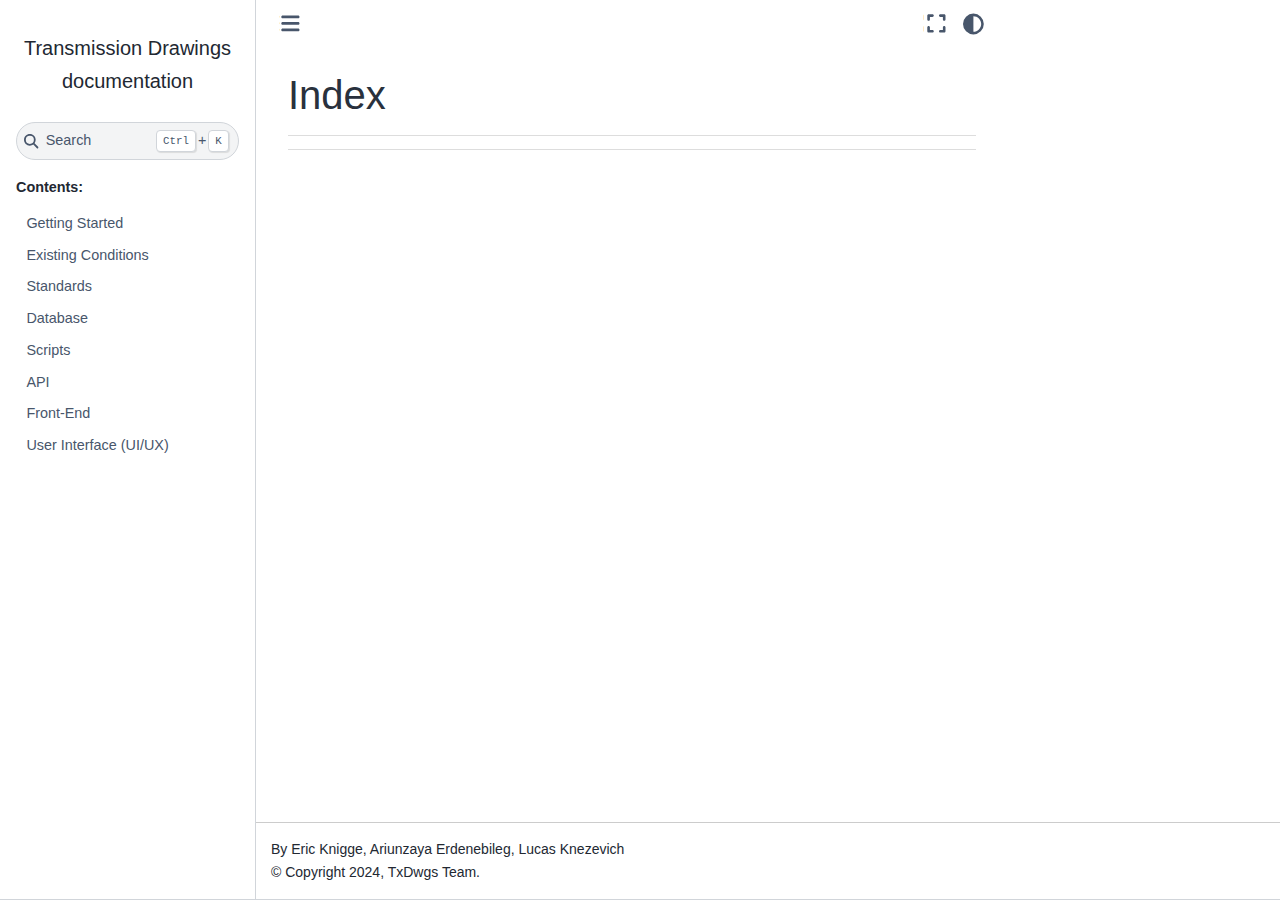
<file: genindex.html>
<!DOCTYPE html>


<html lang="en" data-content_root="./" >

  <head>
    <meta charset="utf-8" />
    <meta name="viewport" content="width=device-width, initial-scale=1.0" />
    <title>Index &#8212; Transmission Drawings  documentation</title>
  
  
  
  <script data-cfasync="false">
    document.documentElement.dataset.mode = localStorage.getItem("mode") || "";
    document.documentElement.dataset.theme = localStorage.getItem("theme") || "light";
  </script>
  
  <!-- Loaded before other Sphinx assets -->
  <link href="_static/styles/theme.css?digest=8d27b9dea8ad943066ae" rel="stylesheet" />
<link href="_static/styles/bootstrap.css?digest=8d27b9dea8ad943066ae" rel="stylesheet" />
<link href="_static/styles/pydata-sphinx-theme.css?digest=8d27b9dea8ad943066ae" rel="stylesheet" />

  
  <link href="_static/vendor/fontawesome/6.5.1/css/all.min.css?digest=8d27b9dea8ad943066ae" rel="stylesheet" />
  <link rel="preload" as="font" type="font/woff2" crossorigin href="_static/vendor/fontawesome/6.5.1/webfonts/fa-solid-900.woff2" />
<link rel="preload" as="font" type="font/woff2" crossorigin href="_static/vendor/fontawesome/6.5.1/webfonts/fa-brands-400.woff2" />
<link rel="preload" as="font" type="font/woff2" crossorigin href="_static/vendor/fontawesome/6.5.1/webfonts/fa-regular-400.woff2" />

    <link rel="stylesheet" type="text/css" href="_static/pygments.css?v=a746c00c" />
    <link rel="stylesheet" type="text/css" href="_static/styles/sphinx-book-theme.css?v=384b581d" />
  
  <!-- Pre-loaded scripts that we'll load fully later -->
  <link rel="preload" as="script" href="_static/scripts/bootstrap.js?digest=8d27b9dea8ad943066ae" />
<link rel="preload" as="script" href="_static/scripts/pydata-sphinx-theme.js?digest=8d27b9dea8ad943066ae" />
  <script src="_static/vendor/fontawesome/6.5.1/js/all.min.js?digest=8d27b9dea8ad943066ae"></script>

    <script src="_static/documentation_options.js?v=9eb32ce0"></script>
    <script src="_static/doctools.js?v=888ff710"></script>
    <script src="_static/sphinx_highlight.js?v=dc90522c"></script>
    <script src="_static/scripts/sphinx-book-theme.js?v=efea14e4"></script>
    <script>DOCUMENTATION_OPTIONS.pagename = 'genindex';</script>
    <link rel="index" title="Index" href="#" />
    <link rel="search" title="Search" href="search.html" />
  <meta name="viewport" content="width=device-width, initial-scale=1"/>
  <meta name="docsearch:language" content="en"/>
  </head>
  
  
  <body data-bs-spy="scroll" data-bs-target=".bd-toc-nav" data-offset="180" data-bs-root-margin="0px 0px -60%" data-default-mode="">

  
  
  <a id="pst-skip-link" class="skip-link" href="#main-content">Skip to main content</a>
  
  <div id="pst-scroll-pixel-helper"></div>
  
  <button type="button" class="btn rounded-pill" id="pst-back-to-top">
    <i class="fa-solid fa-arrow-up"></i>
    Back to top
  </button>

  
  <input type="checkbox"
          class="sidebar-toggle"
          name="__primary"
          id="__primary"/>
  <label class="overlay overlay-primary" for="__primary"></label>
  
  <input type="checkbox"
          class="sidebar-toggle"
          name="__secondary"
          id="__secondary"/>
  <label class="overlay overlay-secondary" for="__secondary"></label>
  
  <div class="search-button__wrapper">
    <div class="search-button__overlay"></div>
    <div class="search-button__search-container">
<form class="bd-search d-flex align-items-center"
      action="search.html"
      method="get">
  <i class="fa-solid fa-magnifying-glass"></i>
  <input type="search"
         class="form-control"
         name="q"
         id="search-input"
         placeholder="Search..."
         aria-label="Search..."
         autocomplete="off"
         autocorrect="off"
         autocapitalize="off"
         spellcheck="false"/>
  <span class="search-button__kbd-shortcut"><kbd class="kbd-shortcut__modifier">Ctrl</kbd>+<kbd>K</kbd></span>
</form></div>
  </div>
  
    <header class="bd-header navbar navbar-expand-lg bd-navbar">
    </header>
  

  <div class="bd-container">
    <div class="bd-container__inner bd-page-width">
      
      
      
        
      
      <div class="bd-sidebar-primary bd-sidebar">
        

  
  <div class="sidebar-header-items sidebar-primary__section">
    
    
    
    
  </div>
  
    <div class="sidebar-primary-items__start sidebar-primary__section">
        <div class="sidebar-primary-item">

  

<a class="navbar-brand logo" href="index.html">
  
  
  
  
  
  
    <p class="title logo__title">Transmission Drawings  documentation</p>
  
</a></div>
        <div class="sidebar-primary-item">

 <script>
 document.write(`
   <button class="btn navbar-btn search-button-field search-button__button" title="Search" aria-label="Search" data-bs-placement="bottom" data-bs-toggle="tooltip">
    <i class="fa-solid fa-magnifying-glass"></i>
    <span class="search-button__default-text">Search</span>
    <span class="search-button__kbd-shortcut"><kbd class="kbd-shortcut__modifier">Ctrl</kbd>+<kbd class="kbd-shortcut__modifier">K</kbd></span>
   </button>
 `);
 </script></div>
        <div class="sidebar-primary-item"><nav class="bd-links bd-docs-nav" aria-label="Main">
    <div class="bd-toc-item navbar-nav active">
        <p aria-level="2" class="caption" role="heading"><span class="caption-text">Contents:</span></p>
<ul class="nav bd-sidenav">
<li class="toctree-l1"><a class="reference internal" href="getting_started.html">Getting Started</a></li>
<li class="toctree-l1"><a class="reference internal" href="existing.html">Existing Conditions</a></li>
<li class="toctree-l1"><a class="reference internal" href="structure.html">Standards</a></li>
<li class="toctree-l1"><a class="reference internal" href="database.html">Database</a></li>
<li class="toctree-l1"><a class="reference internal" href="scripts.html">Scripts</a></li>
<li class="toctree-l1"><a class="reference internal" href="api.html">API</a></li>
<li class="toctree-l1"><a class="reference internal" href="front-end.html">Front-End</a></li>
<li class="toctree-l1"><a class="reference internal" href="ui.html">User Interface (UI/UX)</a></li>
</ul>

    </div>
</nav></div>
    </div>
  
  
  <div class="sidebar-primary-items__end sidebar-primary__section">
  </div>
  
  <div id="rtd-footer-container"></div>


      </div>
      
      <main id="main-content" class="bd-main">
        
        

<div class="sbt-scroll-pixel-helper"></div>

          <div class="bd-content">
            <div class="bd-article-container">
              
              <div class="bd-header-article">
<div class="header-article-items header-article__inner">
  
    <div class="header-article-items__start">
      
        <div class="header-article-item"><label class="sidebar-toggle primary-toggle btn btn-sm" for="__primary" title="Toggle primary sidebar" data-bs-placement="bottom" data-bs-toggle="tooltip">
  <span class="fa-solid fa-bars"></span>
</label></div>
      
    </div>
  
  
    <div class="header-article-items__end">
      
        <div class="header-article-item">

<div class="article-header-buttons">



<button onclick="toggleFullScreen()"
  class="btn btn-sm btn-fullscreen-button"
  title="Fullscreen mode"
  data-bs-placement="bottom" data-bs-toggle="tooltip"
>
  

<span class="btn__icon-container">
  <i class="fas fa-expand"></i>
  </span>

</button>



<script>
document.write(`
  <button class="btn btn-sm navbar-btn theme-switch-button" title="light/dark" aria-label="light/dark" data-bs-placement="bottom" data-bs-toggle="tooltip">
    <span class="theme-switch nav-link" data-mode="light"><i class="fa-solid fa-sun fa-lg"></i></span>
    <span class="theme-switch nav-link" data-mode="dark"><i class="fa-solid fa-moon fa-lg"></i></span>
    <span class="theme-switch nav-link" data-mode="auto"><i class="fa-solid fa-circle-half-stroke fa-lg"></i></span>
  </button>
`);
</script>


<script>
document.write(`
  <button class="btn btn-sm navbar-btn search-button search-button__button" title="Search" aria-label="Search" data-bs-placement="bottom" data-bs-toggle="tooltip">
    <i class="fa-solid fa-magnifying-glass fa-lg"></i>
  </button>
`);
</script>

</div></div>
      
    </div>
  
</div>
</div>
              
              

<div id="jb-print-docs-body" class="onlyprint">
    <h1></h1>
    <!-- Table of contents -->
    <div id="print-main-content">
        <div id="jb-print-toc">
            
        </div>
    </div>
</div>

              
                
<div id="searchbox"></div>
                <article class="bd-article">
                  

<h1 id="index">Index</h1>

<div class="genindex-jumpbox">
 
</div>


                </article>
              

              
              
              
              
                <footer class="prev-next-footer">
                  
<div class="prev-next-area">
</div>
                </footer>
              
            </div>
            
            
              
                <div class="bd-sidebar-secondary bd-toc"></div>
              
            
          </div>
          <footer class="bd-footer-content">
            
<div class="bd-footer-content__inner container">
  
  <div class="footer-item">
    
<p class="component-author">
By Eric Knigge, Ariunzaya Erdenebileg, Lucas Knezevich
</p>

  </div>
  
  <div class="footer-item">
    

  <p class="copyright">
    
      © Copyright 2024, TxDwgs Team.
      <br/>
    
  </p>

  </div>
  
  <div class="footer-item">
    
  </div>
  
  <div class="footer-item">
    
  </div>
  
</div>
          </footer>
        

      </main>
    </div>
  </div>
  
  <!-- Scripts loaded after <body> so the DOM is not blocked -->
  <script src="_static/scripts/bootstrap.js?digest=8d27b9dea8ad943066ae"></script>
<script src="_static/scripts/pydata-sphinx-theme.js?digest=8d27b9dea8ad943066ae"></script>

  <footer class="bd-footer">
  </footer>
  </body>
</html>
</file>
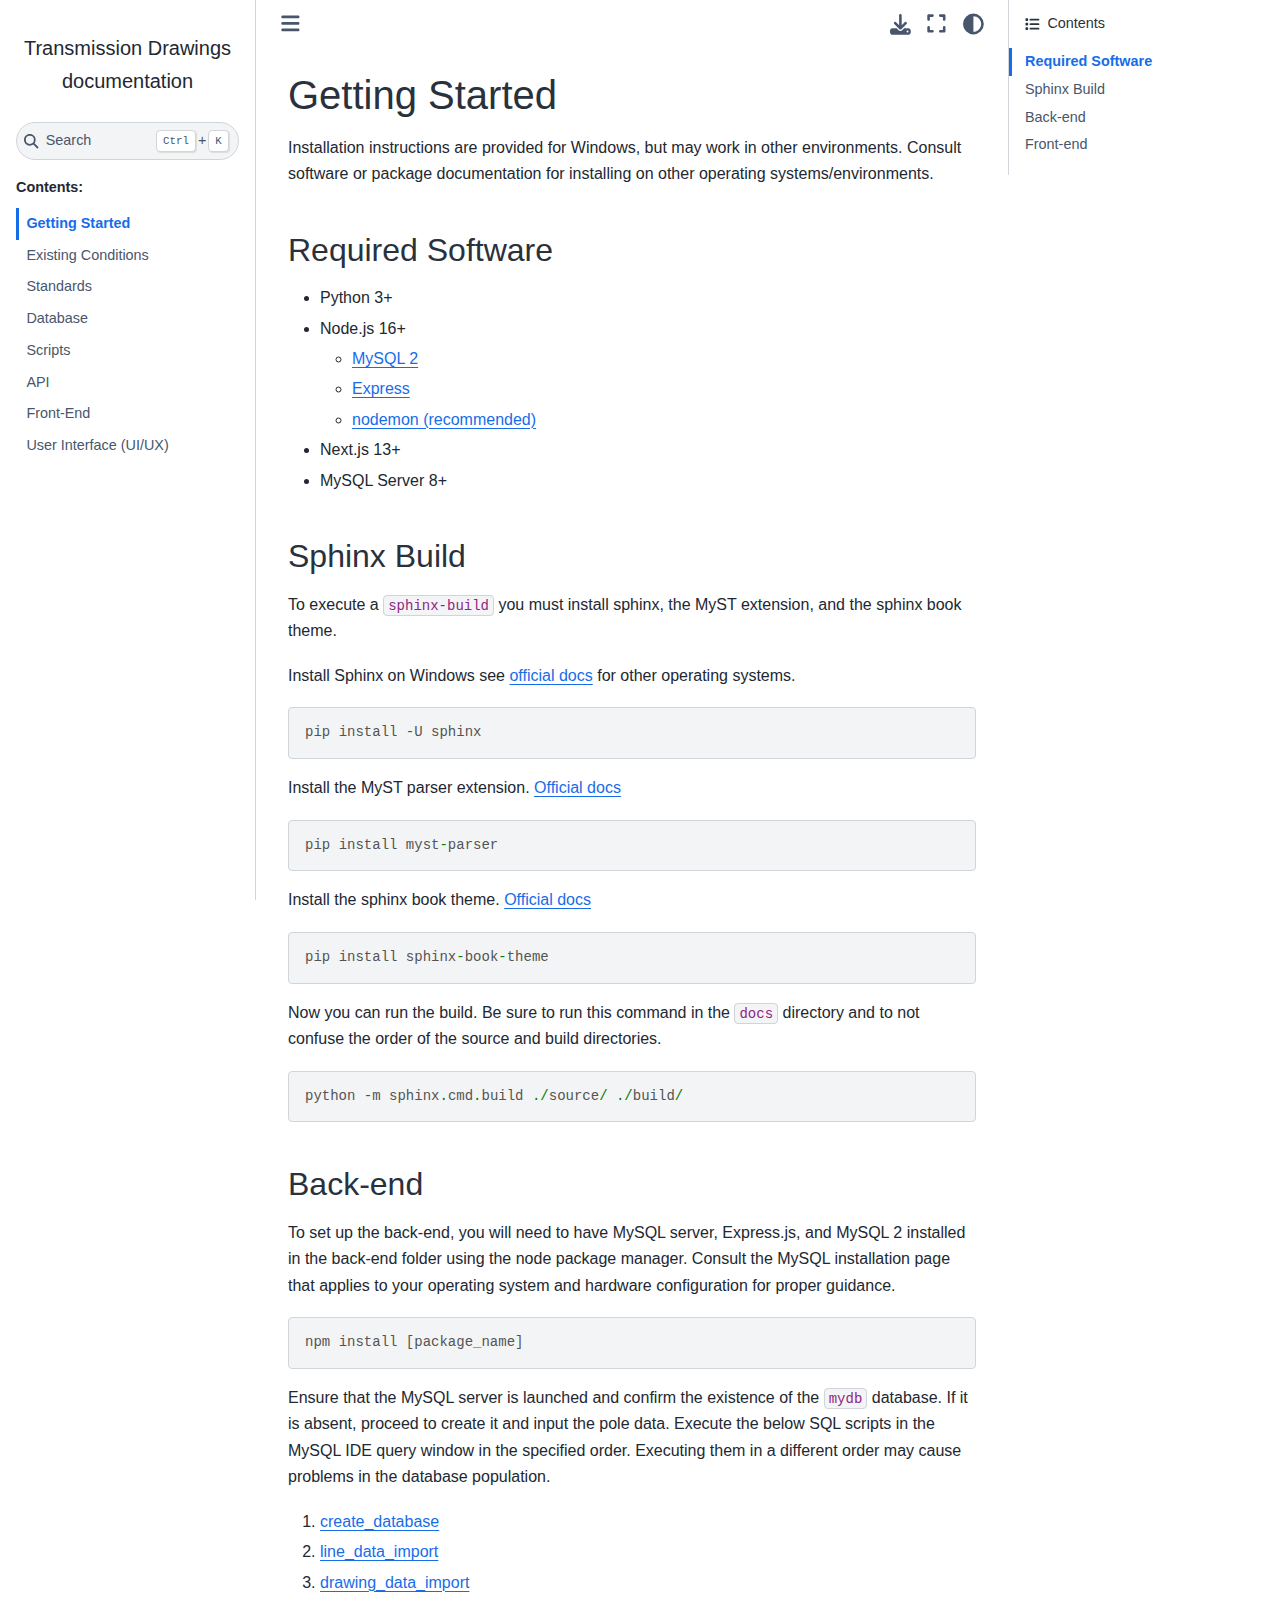
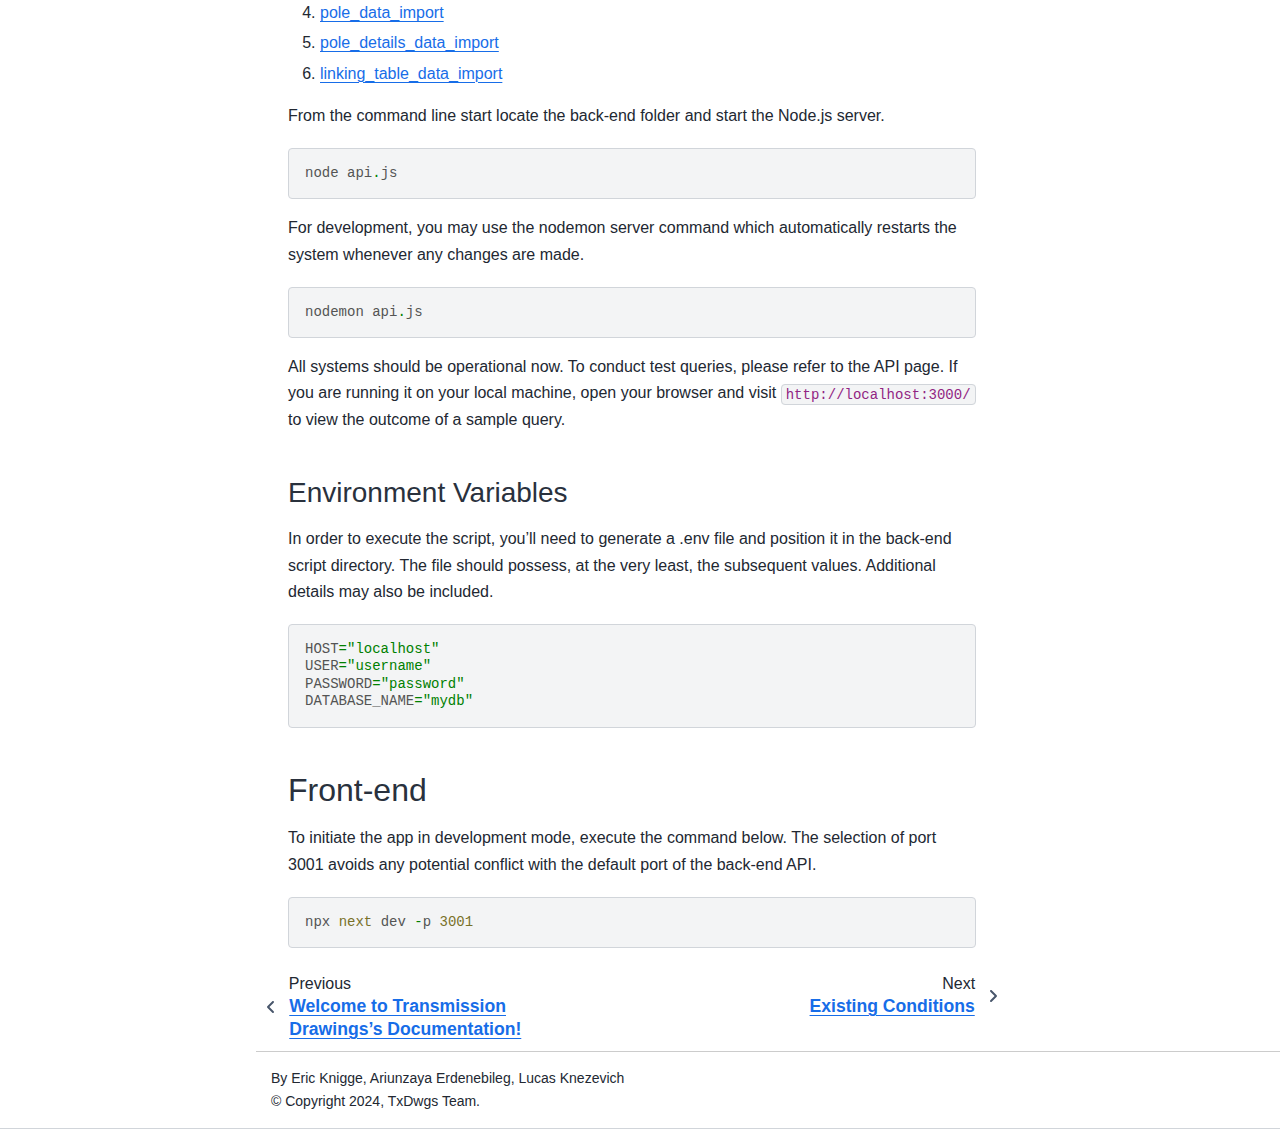
<file: getting_started.html>
<!DOCTYPE html>


<html lang="en" data-content_root="./" >

  <head>
    <meta charset="utf-8" />
    <meta name="viewport" content="width=device-width, initial-scale=1.0" /><meta name="viewport" content="width=device-width, initial-scale=1" />

    <title>Getting Started &#8212; Transmission Drawings  documentation</title>
  
  
  
  <script data-cfasync="false">
    document.documentElement.dataset.mode = localStorage.getItem("mode") || "";
    document.documentElement.dataset.theme = localStorage.getItem("theme") || "light";
  </script>
  
  <!-- Loaded before other Sphinx assets -->
  <link href="_static/styles/theme.css?digest=8d27b9dea8ad943066ae" rel="stylesheet" />
<link href="_static/styles/bootstrap.css?digest=8d27b9dea8ad943066ae" rel="stylesheet" />
<link href="_static/styles/pydata-sphinx-theme.css?digest=8d27b9dea8ad943066ae" rel="stylesheet" />

  
  <link href="_static/vendor/fontawesome/6.5.1/css/all.min.css?digest=8d27b9dea8ad943066ae" rel="stylesheet" />
  <link rel="preload" as="font" type="font/woff2" crossorigin href="_static/vendor/fontawesome/6.5.1/webfonts/fa-solid-900.woff2" />
<link rel="preload" as="font" type="font/woff2" crossorigin href="_static/vendor/fontawesome/6.5.1/webfonts/fa-brands-400.woff2" />
<link rel="preload" as="font" type="font/woff2" crossorigin href="_static/vendor/fontawesome/6.5.1/webfonts/fa-regular-400.woff2" />

    <link rel="stylesheet" type="text/css" href="_static/pygments.css?v=a746c00c" />
    <link rel="stylesheet" type="text/css" href="_static/styles/sphinx-book-theme.css?v=384b581d" />
  
  <!-- Pre-loaded scripts that we'll load fully later -->
  <link rel="preload" as="script" href="_static/scripts/bootstrap.js?digest=8d27b9dea8ad943066ae" />
<link rel="preload" as="script" href="_static/scripts/pydata-sphinx-theme.js?digest=8d27b9dea8ad943066ae" />
  <script src="_static/vendor/fontawesome/6.5.1/js/all.min.js?digest=8d27b9dea8ad943066ae"></script>

    <script src="_static/documentation_options.js?v=9eb32ce0"></script>
    <script src="_static/doctools.js?v=888ff710"></script>
    <script src="_static/sphinx_highlight.js?v=dc90522c"></script>
    <script src="_static/scripts/sphinx-book-theme.js?v=efea14e4"></script>
    <script>DOCUMENTATION_OPTIONS.pagename = 'getting_started';</script>
    <link rel="index" title="Index" href="genindex.html" />
    <link rel="search" title="Search" href="search.html" />
    <link rel="next" title="Existing Conditions" href="existing.html" />
    <link rel="prev" title="Welcome to Transmission Drawings’s Documentation!" href="index.html" />
  <meta name="viewport" content="width=device-width, initial-scale=1"/>
  <meta name="docsearch:language" content="en"/>
  </head>
  
  
  <body data-bs-spy="scroll" data-bs-target=".bd-toc-nav" data-offset="180" data-bs-root-margin="0px 0px -60%" data-default-mode="">

  
  
  <a id="pst-skip-link" class="skip-link" href="#main-content">Skip to main content</a>
  
  <div id="pst-scroll-pixel-helper"></div>
  
  <button type="button" class="btn rounded-pill" id="pst-back-to-top">
    <i class="fa-solid fa-arrow-up"></i>
    Back to top
  </button>

  
  <input type="checkbox"
          class="sidebar-toggle"
          name="__primary"
          id="__primary"/>
  <label class="overlay overlay-primary" for="__primary"></label>
  
  <input type="checkbox"
          class="sidebar-toggle"
          name="__secondary"
          id="__secondary"/>
  <label class="overlay overlay-secondary" for="__secondary"></label>
  
  <div class="search-button__wrapper">
    <div class="search-button__overlay"></div>
    <div class="search-button__search-container">
<form class="bd-search d-flex align-items-center"
      action="search.html"
      method="get">
  <i class="fa-solid fa-magnifying-glass"></i>
  <input type="search"
         class="form-control"
         name="q"
         id="search-input"
         placeholder="Search..."
         aria-label="Search..."
         autocomplete="off"
         autocorrect="off"
         autocapitalize="off"
         spellcheck="false"/>
  <span class="search-button__kbd-shortcut"><kbd class="kbd-shortcut__modifier">Ctrl</kbd>+<kbd>K</kbd></span>
</form></div>
  </div>
  
    <header class="bd-header navbar navbar-expand-lg bd-navbar">
    </header>
  

  <div class="bd-container">
    <div class="bd-container__inner bd-page-width">
      
      
      
      <div class="bd-sidebar-primary bd-sidebar">
        

  
  <div class="sidebar-header-items sidebar-primary__section">
    
    
    
    
  </div>
  
    <div class="sidebar-primary-items__start sidebar-primary__section">
        <div class="sidebar-primary-item">

  

<a class="navbar-brand logo" href="index.html">
  
  
  
  
  
  
    <p class="title logo__title">Transmission Drawings  documentation</p>
  
</a></div>
        <div class="sidebar-primary-item">

 <script>
 document.write(`
   <button class="btn navbar-btn search-button-field search-button__button" title="Search" aria-label="Search" data-bs-placement="bottom" data-bs-toggle="tooltip">
    <i class="fa-solid fa-magnifying-glass"></i>
    <span class="search-button__default-text">Search</span>
    <span class="search-button__kbd-shortcut"><kbd class="kbd-shortcut__modifier">Ctrl</kbd>+<kbd class="kbd-shortcut__modifier">K</kbd></span>
   </button>
 `);
 </script></div>
        <div class="sidebar-primary-item"><nav class="bd-links bd-docs-nav" aria-label="Main">
    <div class="bd-toc-item navbar-nav active">
        <p aria-level="2" class="caption" role="heading"><span class="caption-text">Contents:</span></p>
<ul class="current nav bd-sidenav">
<li class="toctree-l1 current active"><a class="current reference internal" href="#">Getting Started</a></li>
<li class="toctree-l1"><a class="reference internal" href="existing.html">Existing Conditions</a></li>
<li class="toctree-l1"><a class="reference internal" href="structure.html">Standards</a></li>
<li class="toctree-l1"><a class="reference internal" href="database.html">Database</a></li>
<li class="toctree-l1"><a class="reference internal" href="scripts.html">Scripts</a></li>
<li class="toctree-l1"><a class="reference internal" href="api.html">API</a></li>
<li class="toctree-l1"><a class="reference internal" href="front-end.html">Front-End</a></li>
<li class="toctree-l1"><a class="reference internal" href="ui.html">User Interface (UI/UX)</a></li>
</ul>

    </div>
</nav></div>
    </div>
  
  
  <div class="sidebar-primary-items__end sidebar-primary__section">
  </div>
  
  <div id="rtd-footer-container"></div>


      </div>
      
      <main id="main-content" class="bd-main">
        
        

<div class="sbt-scroll-pixel-helper"></div>

          <div class="bd-content">
            <div class="bd-article-container">
              
              <div class="bd-header-article">
<div class="header-article-items header-article__inner">
  
    <div class="header-article-items__start">
      
        <div class="header-article-item"><label class="sidebar-toggle primary-toggle btn btn-sm" for="__primary" title="Toggle primary sidebar" data-bs-placement="bottom" data-bs-toggle="tooltip">
  <span class="fa-solid fa-bars"></span>
</label></div>
      
    </div>
  
  
    <div class="header-article-items__end">
      
        <div class="header-article-item">

<div class="article-header-buttons">





<div class="dropdown dropdown-download-buttons">
  <button class="btn dropdown-toggle" type="button" data-bs-toggle="dropdown" aria-expanded="false" aria-label="Download this page">
    <i class="fas fa-download"></i>
  </button>
  <ul class="dropdown-menu">
      
      
      
      <li><a href="_sources/getting_started.md" target="_blank"
   class="btn btn-sm btn-download-source-button dropdown-item"
   title="Download source file"
   data-bs-placement="left" data-bs-toggle="tooltip"
>
  

<span class="btn__icon-container">
  <i class="fas fa-file"></i>
  </span>
<span class="btn__text-container">.md</span>
</a>
</li>
      
      
      
      
      <li>
<button onclick="window.print()"
  class="btn btn-sm btn-download-pdf-button dropdown-item"
  title="Print to PDF"
  data-bs-placement="left" data-bs-toggle="tooltip"
>
  

<span class="btn__icon-container">
  <i class="fas fa-file-pdf"></i>
  </span>
<span class="btn__text-container">.pdf</span>
</button>
</li>
      
  </ul>
</div>




<button onclick="toggleFullScreen()"
  class="btn btn-sm btn-fullscreen-button"
  title="Fullscreen mode"
  data-bs-placement="bottom" data-bs-toggle="tooltip"
>
  

<span class="btn__icon-container">
  <i class="fas fa-expand"></i>
  </span>

</button>



<script>
document.write(`
  <button class="btn btn-sm navbar-btn theme-switch-button" title="light/dark" aria-label="light/dark" data-bs-placement="bottom" data-bs-toggle="tooltip">
    <span class="theme-switch nav-link" data-mode="light"><i class="fa-solid fa-sun fa-lg"></i></span>
    <span class="theme-switch nav-link" data-mode="dark"><i class="fa-solid fa-moon fa-lg"></i></span>
    <span class="theme-switch nav-link" data-mode="auto"><i class="fa-solid fa-circle-half-stroke fa-lg"></i></span>
  </button>
`);
</script>


<script>
document.write(`
  <button class="btn btn-sm navbar-btn search-button search-button__button" title="Search" aria-label="Search" data-bs-placement="bottom" data-bs-toggle="tooltip">
    <i class="fa-solid fa-magnifying-glass fa-lg"></i>
  </button>
`);
</script>
<label class="sidebar-toggle secondary-toggle btn btn-sm" for="__secondary"title="Toggle secondary sidebar" data-bs-placement="bottom" data-bs-toggle="tooltip">
    <span class="fa-solid fa-list"></span>
</label>
</div></div>
      
    </div>
  
</div>
</div>
              
              

<div id="jb-print-docs-body" class="onlyprint">
    <h1>Getting Started</h1>
    <!-- Table of contents -->
    <div id="print-main-content">
        <div id="jb-print-toc">
            
            <div>
                <h2> Contents </h2>
            </div>
            <nav aria-label="Page">
                <ul class="visible nav section-nav flex-column">
<li class="toc-h2 nav-item toc-entry"><a class="reference internal nav-link" href="#required-software">Required Software</a></li>
<li class="toc-h2 nav-item toc-entry"><a class="reference internal nav-link" href="#sphinx-build">Sphinx Build</a></li>
<li class="toc-h2 nav-item toc-entry"><a class="reference internal nav-link" href="#back-end">Back-end</a><ul class="nav section-nav flex-column">
<li class="toc-h3 nav-item toc-entry"><a class="reference internal nav-link" href="#environment-variables">Environment Variables</a></li>
</ul>
</li>
<li class="toc-h2 nav-item toc-entry"><a class="reference internal nav-link" href="#front-end">Front-end</a></li>
</ul>
            </nav>
        </div>
    </div>
</div>

              
                
<div id="searchbox"></div>
                <article class="bd-article">
                  
  <section id="getting-started">
<h1>Getting Started<a class="headerlink" href="#getting-started" title="Link to this heading">#</a></h1>
<p>Installation instructions are provided for Windows, but may work in other environments. Consult software or package documentation for installing on other operating systems/environments.</p>
<section id="required-software">
<h2>Required Software<a class="headerlink" href="#required-software" title="Link to this heading">#</a></h2>
<ul class="simple">
<li><p>Python 3+<br></p></li>
<li><p>Node.js 16+<br></p>
<ul>
<li><p><a class="reference external" href="https://www.npmjs.com/package/mysql2">MySQL 2</a></p></li>
<li><p><a class="reference external" href="https://expressjs.com/">Express</a></p></li>
<li><p><a class="reference external" href="https://www.npmjs.com/package/nodemon">nodemon (recommended)</a></p></li>
</ul>
</li>
<li><p>Next.js 13+<br></p></li>
<li><p>MySQL Server 8+</p></li>
</ul>
</section>
<section id="sphinx-build">
<h2>Sphinx Build<a class="headerlink" href="#sphinx-build" title="Link to this heading">#</a></h2>
<p>To execute a <code class="docutils literal notranslate"><span class="pre">sphinx-build</span></code> you must install sphinx, the MyST extension, and the sphinx book theme.</p>
<p>Install Sphinx on Windows see <a class="reference external" href="https://www.sphinx-doc.org/en/master/usage/installation.html">official docs</a> for other operating systems.</p>
<div class="highlight-default notranslate"><div class="highlight"><pre><span></span><span class="n">pip</span> <span class="n">install</span> <span class="o">-</span><span class="n">U</span> <span class="n">sphinx</span>
</pre></div>
</div>
<p>Install the MyST parser extension. <a class="reference external" href="https://myst-parser.readthedocs.io/en/latest/intro.html">Official docs</a></p>
<div class="highlight-default notranslate"><div class="highlight"><pre><span></span><span class="n">pip</span> <span class="n">install</span> <span class="n">myst</span><span class="o">-</span><span class="n">parser</span>
</pre></div>
</div>
<p>Install the sphinx book theme.  <a class="reference external" href="https://sphinx-book-theme.readthedocs.io/en/stable/tutorials/get-started.html">Official docs</a></p>
<div class="highlight-default notranslate"><div class="highlight"><pre><span></span><span class="n">pip</span> <span class="n">install</span> <span class="n">sphinx</span><span class="o">-</span><span class="n">book</span><span class="o">-</span><span class="n">theme</span>
</pre></div>
</div>
<p>Now you can run the build. Be sure to run this command in the <code class="docutils literal notranslate"><span class="pre">docs</span></code> directory and to not confuse the order of the source and build directories.</p>
<div class="highlight-default notranslate"><div class="highlight"><pre><span></span><span class="n">python</span> <span class="o">-</span><span class="n">m</span> <span class="n">sphinx</span><span class="o">.</span><span class="n">cmd</span><span class="o">.</span><span class="n">build</span> <span class="o">./</span><span class="n">source</span><span class="o">/</span> <span class="o">./</span><span class="n">build</span><span class="o">/</span>
</pre></div>
</div>
</section>
<section id="back-end">
<h2>Back-end<a class="headerlink" href="#back-end" title="Link to this heading">#</a></h2>
<p>To set up the back-end, you will need to have MySQL server, Express.js, and MySQL 2 installed in the back-end folder using the node package manager. Consult the MySQL installation page that applies to your operating system and hardware configuration for proper guidance.</p>
<div class="highlight-default notranslate"><div class="highlight"><pre><span></span><span class="n">npm</span> <span class="n">install</span> <span class="p">[</span><span class="n">package_name</span><span class="p">]</span>
</pre></div>
</div>
<p>Ensure that the MySQL server is launched and confirm the existence of the <code class="docutils literal notranslate"><span class="pre">mydb</span></code> database. If it is absent, proceed to create it and input the pole data. Execute the below SQL scripts in the MySQL IDE query window in the specified order. Executing them in a different order may cause problems in the database population.</p>
<ol class="arabic simple">
<li><p><a class="reference internal" href="#../../back-end/MySQL/create_database.sql"><span class="xref myst">create_database</span></a></p></li>
<li><p><a class="reference internal" href="#../../back-end/MySQL/line_data_import.sql"><span class="xref myst">line_data_import</span></a></p></li>
<li><p><a class="reference internal" href="#../../back-end/MySQL/drawing_data_import.sql"><span class="xref myst">drawing_data_import</span></a></p></li>
<li><p><a class="reference internal" href="#../../back-end/MySQL/pole_data_import.sql"><span class="xref myst">pole_data_import</span></a></p></li>
<li><p><a class="reference internal" href="#../../back-end/MySQL/pole_details_data_import.sql"><span class="xref myst">pole_details_data_import</span></a></p></li>
<li><p><a class="reference internal" href="#../../back-end/MySQL/linking_table_data_import.sql"><span class="xref myst">linking_table_data_import</span></a></p></li>
</ol>
<p>From the command line start locate the back-end folder and start the Node.js server.</p>
<div class="highlight-default notranslate"><div class="highlight"><pre><span></span><span class="n">node</span> <span class="n">api</span><span class="o">.</span><span class="n">js</span>
</pre></div>
</div>
<p>For development, you may use the nodemon server command which automatically restarts the system whenever any changes are made.</p>
<div class="highlight-default notranslate"><div class="highlight"><pre><span></span><span class="n">nodemon</span> <span class="n">api</span><span class="o">.</span><span class="n">js</span>
</pre></div>
</div>
<p>All systems should be operational now. To conduct test queries, please refer to the API page. If you are running it on your local machine, open your browser and visit <code class="docutils literal notranslate"><span class="pre">http://localhost:3000/</span></code> to view the outcome of a sample query.</p>
<section id="environment-variables">
<h3>Environment Variables<a class="headerlink" href="#environment-variables" title="Link to this heading">#</a></h3>
<p>In order to execute the script, you’ll need to generate a .env file and position it in the back-end script directory. The file should possess, at the very least, the subsequent values. Additional details may also be included.</p>
<div class="highlight-default notranslate"><div class="highlight"><pre><span></span><span class="n">HOST</span><span class="o">=</span><span class="s2">&quot;localhost&quot;</span>
<span class="n">USER</span><span class="o">=</span><span class="s2">&quot;username&quot;</span>
<span class="n">PASSWORD</span><span class="o">=</span><span class="s2">&quot;password&quot;</span>
<span class="n">DATABASE_NAME</span><span class="o">=</span><span class="s2">&quot;mydb&quot;</span>
</pre></div>
</div>
</section>
</section>
<section id="front-end">
<h2>Front-end<a class="headerlink" href="#front-end" title="Link to this heading">#</a></h2>
<p>To initiate the app in development mode, execute the command below. The selection of port 3001 avoids any potential conflict with the default port of the back-end API.</p>
<div class="highlight-default notranslate"><div class="highlight"><pre><span></span><span class="n">npx</span> <span class="nb">next</span> <span class="n">dev</span> <span class="o">-</span><span class="n">p</span> <span class="mi">3001</span>
</pre></div>
</div>
</section>
</section>


                </article>
              

              
              
              
              
                <footer class="prev-next-footer">
                  
<div class="prev-next-area">
    <a class="left-prev"
       href="index.html"
       title="previous page">
      <i class="fa-solid fa-angle-left"></i>
      <div class="prev-next-info">
        <p class="prev-next-subtitle">previous</p>
        <p class="prev-next-title">Welcome to Transmission Drawings’s Documentation!</p>
      </div>
    </a>
    <a class="right-next"
       href="existing.html"
       title="next page">
      <div class="prev-next-info">
        <p class="prev-next-subtitle">next</p>
        <p class="prev-next-title">Existing Conditions</p>
      </div>
      <i class="fa-solid fa-angle-right"></i>
    </a>
</div>
                </footer>
              
            </div>
            
            
              
                <div class="bd-sidebar-secondary bd-toc"><div class="sidebar-secondary-items sidebar-secondary__inner">


  <div class="sidebar-secondary-item">
  <div class="page-toc tocsection onthispage">
    <i class="fa-solid fa-list"></i> Contents
  </div>
  <nav class="bd-toc-nav page-toc">
    <ul class="visible nav section-nav flex-column">
<li class="toc-h2 nav-item toc-entry"><a class="reference internal nav-link" href="#required-software">Required Software</a></li>
<li class="toc-h2 nav-item toc-entry"><a class="reference internal nav-link" href="#sphinx-build">Sphinx Build</a></li>
<li class="toc-h2 nav-item toc-entry"><a class="reference internal nav-link" href="#back-end">Back-end</a><ul class="nav section-nav flex-column">
<li class="toc-h3 nav-item toc-entry"><a class="reference internal nav-link" href="#environment-variables">Environment Variables</a></li>
</ul>
</li>
<li class="toc-h2 nav-item toc-entry"><a class="reference internal nav-link" href="#front-end">Front-end</a></li>
</ul>
  </nav></div>

</div></div>
              
            
          </div>
          <footer class="bd-footer-content">
            
<div class="bd-footer-content__inner container">
  
  <div class="footer-item">
    
<p class="component-author">
By Eric Knigge, Ariunzaya Erdenebileg, Lucas Knezevich
</p>

  </div>
  
  <div class="footer-item">
    

  <p class="copyright">
    
      © Copyright 2024, TxDwgs Team.
      <br/>
    
  </p>

  </div>
  
  <div class="footer-item">
    
  </div>
  
  <div class="footer-item">
    
  </div>
  
</div>
          </footer>
        

      </main>
    </div>
  </div>
  
  <!-- Scripts loaded after <body> so the DOM is not blocked -->
  <script src="_static/scripts/bootstrap.js?digest=8d27b9dea8ad943066ae"></script>
<script src="_static/scripts/pydata-sphinx-theme.js?digest=8d27b9dea8ad943066ae"></script>

  <footer class="bd-footer">
  </footer>
  </body>
</html>
</file>
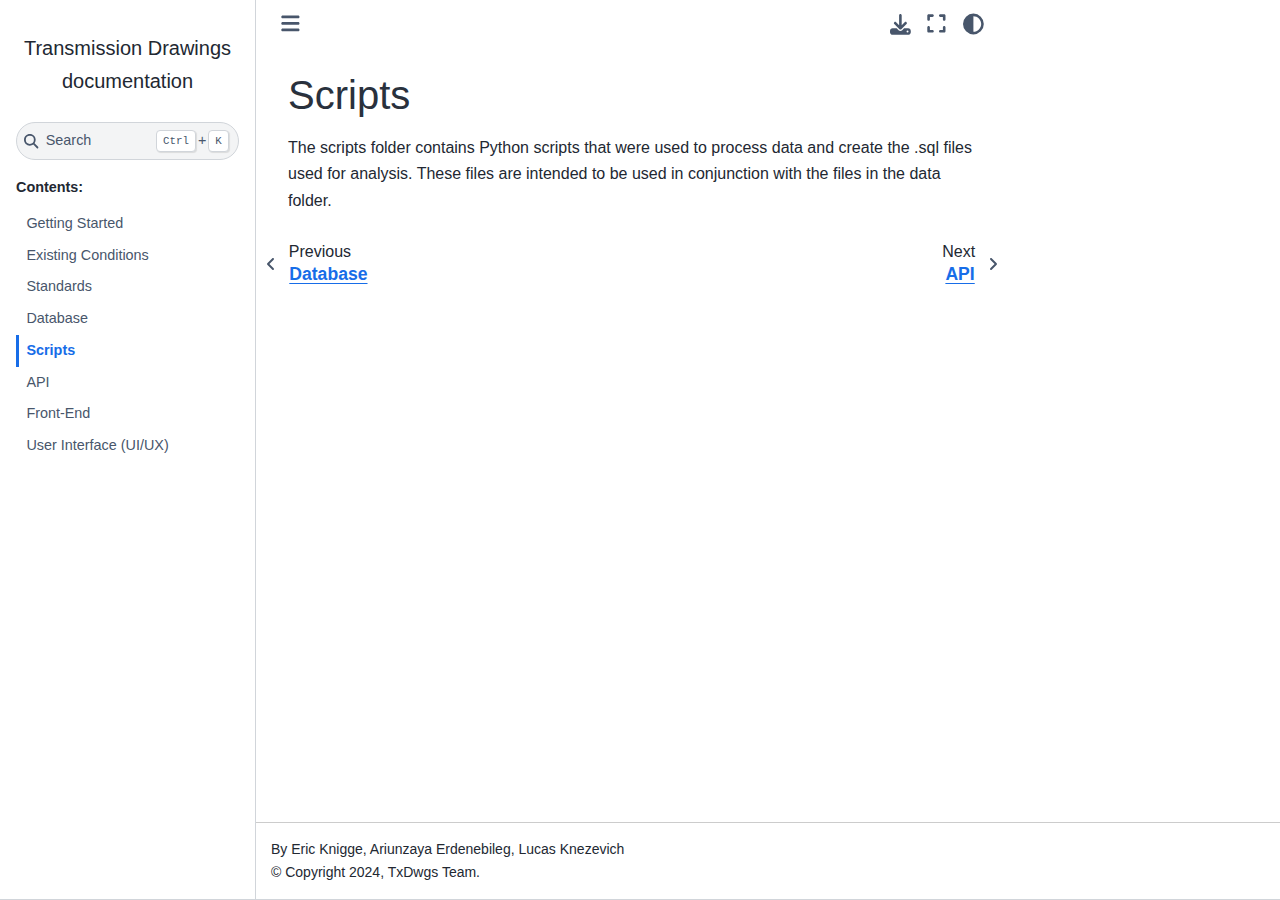
<file: scripts.html>
<!DOCTYPE html>


<html lang="en" data-content_root="./" >

  <head>
    <meta charset="utf-8" />
    <meta name="viewport" content="width=device-width, initial-scale=1.0" /><meta name="viewport" content="width=device-width, initial-scale=1" />

    <title>Scripts &#8212; Transmission Drawings  documentation</title>
  
  
  
  <script data-cfasync="false">
    document.documentElement.dataset.mode = localStorage.getItem("mode") || "";
    document.documentElement.dataset.theme = localStorage.getItem("theme") || "light";
  </script>
  
  <!-- Loaded before other Sphinx assets -->
  <link href="_static/styles/theme.css?digest=8d27b9dea8ad943066ae" rel="stylesheet" />
<link href="_static/styles/bootstrap.css?digest=8d27b9dea8ad943066ae" rel="stylesheet" />
<link href="_static/styles/pydata-sphinx-theme.css?digest=8d27b9dea8ad943066ae" rel="stylesheet" />

  
  <link href="_static/vendor/fontawesome/6.5.1/css/all.min.css?digest=8d27b9dea8ad943066ae" rel="stylesheet" />
  <link rel="preload" as="font" type="font/woff2" crossorigin href="_static/vendor/fontawesome/6.5.1/webfonts/fa-solid-900.woff2" />
<link rel="preload" as="font" type="font/woff2" crossorigin href="_static/vendor/fontawesome/6.5.1/webfonts/fa-brands-400.woff2" />
<link rel="preload" as="font" type="font/woff2" crossorigin href="_static/vendor/fontawesome/6.5.1/webfonts/fa-regular-400.woff2" />

    <link rel="stylesheet" type="text/css" href="_static/pygments.css?v=a746c00c" />
    <link rel="stylesheet" type="text/css" href="_static/styles/sphinx-book-theme.css?v=384b581d" />
  
  <!-- Pre-loaded scripts that we'll load fully later -->
  <link rel="preload" as="script" href="_static/scripts/bootstrap.js?digest=8d27b9dea8ad943066ae" />
<link rel="preload" as="script" href="_static/scripts/pydata-sphinx-theme.js?digest=8d27b9dea8ad943066ae" />
  <script src="_static/vendor/fontawesome/6.5.1/js/all.min.js?digest=8d27b9dea8ad943066ae"></script>

    <script src="_static/documentation_options.js?v=9eb32ce0"></script>
    <script src="_static/doctools.js?v=888ff710"></script>
    <script src="_static/sphinx_highlight.js?v=dc90522c"></script>
    <script src="_static/scripts/sphinx-book-theme.js?v=efea14e4"></script>
    <script>DOCUMENTATION_OPTIONS.pagename = 'scripts';</script>
    <link rel="index" title="Index" href="genindex.html" />
    <link rel="search" title="Search" href="search.html" />
    <link rel="next" title="API" href="api.html" />
    <link rel="prev" title="Database" href="database.html" />
  <meta name="viewport" content="width=device-width, initial-scale=1"/>
  <meta name="docsearch:language" content="en"/>
  </head>
  
  
  <body data-bs-spy="scroll" data-bs-target=".bd-toc-nav" data-offset="180" data-bs-root-margin="0px 0px -60%" data-default-mode="">

  
  
  <a id="pst-skip-link" class="skip-link" href="#main-content">Skip to main content</a>
  
  <div id="pst-scroll-pixel-helper"></div>
  
  <button type="button" class="btn rounded-pill" id="pst-back-to-top">
    <i class="fa-solid fa-arrow-up"></i>
    Back to top
  </button>

  
  <input type="checkbox"
          class="sidebar-toggle"
          name="__primary"
          id="__primary"/>
  <label class="overlay overlay-primary" for="__primary"></label>
  
  <input type="checkbox"
          class="sidebar-toggle"
          name="__secondary"
          id="__secondary"/>
  <label class="overlay overlay-secondary" for="__secondary"></label>
  
  <div class="search-button__wrapper">
    <div class="search-button__overlay"></div>
    <div class="search-button__search-container">
<form class="bd-search d-flex align-items-center"
      action="search.html"
      method="get">
  <i class="fa-solid fa-magnifying-glass"></i>
  <input type="search"
         class="form-control"
         name="q"
         id="search-input"
         placeholder="Search..."
         aria-label="Search..."
         autocomplete="off"
         autocorrect="off"
         autocapitalize="off"
         spellcheck="false"/>
  <span class="search-button__kbd-shortcut"><kbd class="kbd-shortcut__modifier">Ctrl</kbd>+<kbd>K</kbd></span>
</form></div>
  </div>
  
    <header class="bd-header navbar navbar-expand-lg bd-navbar">
    </header>
  

  <div class="bd-container">
    <div class="bd-container__inner bd-page-width">
      
      
      
      <div class="bd-sidebar-primary bd-sidebar">
        

  
  <div class="sidebar-header-items sidebar-primary__section">
    
    
    
    
  </div>
  
    <div class="sidebar-primary-items__start sidebar-primary__section">
        <div class="sidebar-primary-item">

  

<a class="navbar-brand logo" href="index.html">
  
  
  
  
  
  
    <p class="title logo__title">Transmission Drawings  documentation</p>
  
</a></div>
        <div class="sidebar-primary-item">

 <script>
 document.write(`
   <button class="btn navbar-btn search-button-field search-button__button" title="Search" aria-label="Search" data-bs-placement="bottom" data-bs-toggle="tooltip">
    <i class="fa-solid fa-magnifying-glass"></i>
    <span class="search-button__default-text">Search</span>
    <span class="search-button__kbd-shortcut"><kbd class="kbd-shortcut__modifier">Ctrl</kbd>+<kbd class="kbd-shortcut__modifier">K</kbd></span>
   </button>
 `);
 </script></div>
        <div class="sidebar-primary-item"><nav class="bd-links bd-docs-nav" aria-label="Main">
    <div class="bd-toc-item navbar-nav active">
        <p aria-level="2" class="caption" role="heading"><span class="caption-text">Contents:</span></p>
<ul class="current nav bd-sidenav">
<li class="toctree-l1"><a class="reference internal" href="getting_started.html">Getting Started</a></li>
<li class="toctree-l1"><a class="reference internal" href="existing.html">Existing Conditions</a></li>
<li class="toctree-l1"><a class="reference internal" href="structure.html">Standards</a></li>
<li class="toctree-l1"><a class="reference internal" href="database.html">Database</a></li>
<li class="toctree-l1 current active"><a class="current reference internal" href="#">Scripts</a></li>
<li class="toctree-l1"><a class="reference internal" href="api.html">API</a></li>
<li class="toctree-l1"><a class="reference internal" href="front-end.html">Front-End</a></li>
<li class="toctree-l1"><a class="reference internal" href="ui.html">User Interface (UI/UX)</a></li>
</ul>

    </div>
</nav></div>
    </div>
  
  
  <div class="sidebar-primary-items__end sidebar-primary__section">
  </div>
  
  <div id="rtd-footer-container"></div>


      </div>
      
      <main id="main-content" class="bd-main">
        
        

<div class="sbt-scroll-pixel-helper"></div>

          <div class="bd-content">
            <div class="bd-article-container">
              
              <div class="bd-header-article">
<div class="header-article-items header-article__inner">
  
    <div class="header-article-items__start">
      
        <div class="header-article-item"><label class="sidebar-toggle primary-toggle btn btn-sm" for="__primary" title="Toggle primary sidebar" data-bs-placement="bottom" data-bs-toggle="tooltip">
  <span class="fa-solid fa-bars"></span>
</label></div>
      
    </div>
  
  
    <div class="header-article-items__end">
      
        <div class="header-article-item">

<div class="article-header-buttons">





<div class="dropdown dropdown-download-buttons">
  <button class="btn dropdown-toggle" type="button" data-bs-toggle="dropdown" aria-expanded="false" aria-label="Download this page">
    <i class="fas fa-download"></i>
  </button>
  <ul class="dropdown-menu">
      
      
      
      <li><a href="_sources/scripts.md" target="_blank"
   class="btn btn-sm btn-download-source-button dropdown-item"
   title="Download source file"
   data-bs-placement="left" data-bs-toggle="tooltip"
>
  

<span class="btn__icon-container">
  <i class="fas fa-file"></i>
  </span>
<span class="btn__text-container">.md</span>
</a>
</li>
      
      
      
      
      <li>
<button onclick="window.print()"
  class="btn btn-sm btn-download-pdf-button dropdown-item"
  title="Print to PDF"
  data-bs-placement="left" data-bs-toggle="tooltip"
>
  

<span class="btn__icon-container">
  <i class="fas fa-file-pdf"></i>
  </span>
<span class="btn__text-container">.pdf</span>
</button>
</li>
      
  </ul>
</div>




<button onclick="toggleFullScreen()"
  class="btn btn-sm btn-fullscreen-button"
  title="Fullscreen mode"
  data-bs-placement="bottom" data-bs-toggle="tooltip"
>
  

<span class="btn__icon-container">
  <i class="fas fa-expand"></i>
  </span>

</button>



<script>
document.write(`
  <button class="btn btn-sm navbar-btn theme-switch-button" title="light/dark" aria-label="light/dark" data-bs-placement="bottom" data-bs-toggle="tooltip">
    <span class="theme-switch nav-link" data-mode="light"><i class="fa-solid fa-sun fa-lg"></i></span>
    <span class="theme-switch nav-link" data-mode="dark"><i class="fa-solid fa-moon fa-lg"></i></span>
    <span class="theme-switch nav-link" data-mode="auto"><i class="fa-solid fa-circle-half-stroke fa-lg"></i></span>
  </button>
`);
</script>


<script>
document.write(`
  <button class="btn btn-sm navbar-btn search-button search-button__button" title="Search" aria-label="Search" data-bs-placement="bottom" data-bs-toggle="tooltip">
    <i class="fa-solid fa-magnifying-glass fa-lg"></i>
  </button>
`);
</script>

</div></div>
      
    </div>
  
</div>
</div>
              
              

<div id="jb-print-docs-body" class="onlyprint">
    <h1>Scripts</h1>
    <!-- Table of contents -->
    <div id="print-main-content">
        <div id="jb-print-toc">
            
        </div>
    </div>
</div>

              
                
<div id="searchbox"></div>
                <article class="bd-article">
                  
  <section id="scripts">
<h1>Scripts<a class="headerlink" href="#scripts" title="Link to this heading">#</a></h1>
<p>The scripts folder contains Python scripts that were used to process data and create the .sql files used for analysis. These files are intended to be used in conjunction with the files in the data folder.</p>
</section>


                </article>
              

              
              
              
              
                <footer class="prev-next-footer">
                  
<div class="prev-next-area">
    <a class="left-prev"
       href="database.html"
       title="previous page">
      <i class="fa-solid fa-angle-left"></i>
      <div class="prev-next-info">
        <p class="prev-next-subtitle">previous</p>
        <p class="prev-next-title">Database</p>
      </div>
    </a>
    <a class="right-next"
       href="api.html"
       title="next page">
      <div class="prev-next-info">
        <p class="prev-next-subtitle">next</p>
        <p class="prev-next-title">API</p>
      </div>
      <i class="fa-solid fa-angle-right"></i>
    </a>
</div>
                </footer>
              
            </div>
            
            
              
                <div class="bd-sidebar-secondary bd-toc"></div>
              
            
          </div>
          <footer class="bd-footer-content">
            
<div class="bd-footer-content__inner container">
  
  <div class="footer-item">
    
<p class="component-author">
By Eric Knigge, Ariunzaya Erdenebileg, Lucas Knezevich
</p>

  </div>
  
  <div class="footer-item">
    

  <p class="copyright">
    
      © Copyright 2024, TxDwgs Team.
      <br/>
    
  </p>

  </div>
  
  <div class="footer-item">
    
  </div>
  
  <div class="footer-item">
    
  </div>
  
</div>
          </footer>
        

      </main>
    </div>
  </div>
  
  <!-- Scripts loaded after <body> so the DOM is not blocked -->
  <script src="_static/scripts/bootstrap.js?digest=8d27b9dea8ad943066ae"></script>
<script src="_static/scripts/pydata-sphinx-theme.js?digest=8d27b9dea8ad943066ae"></script>

  <footer class="bd-footer">
  </footer>
  </body>
</html>
</file>
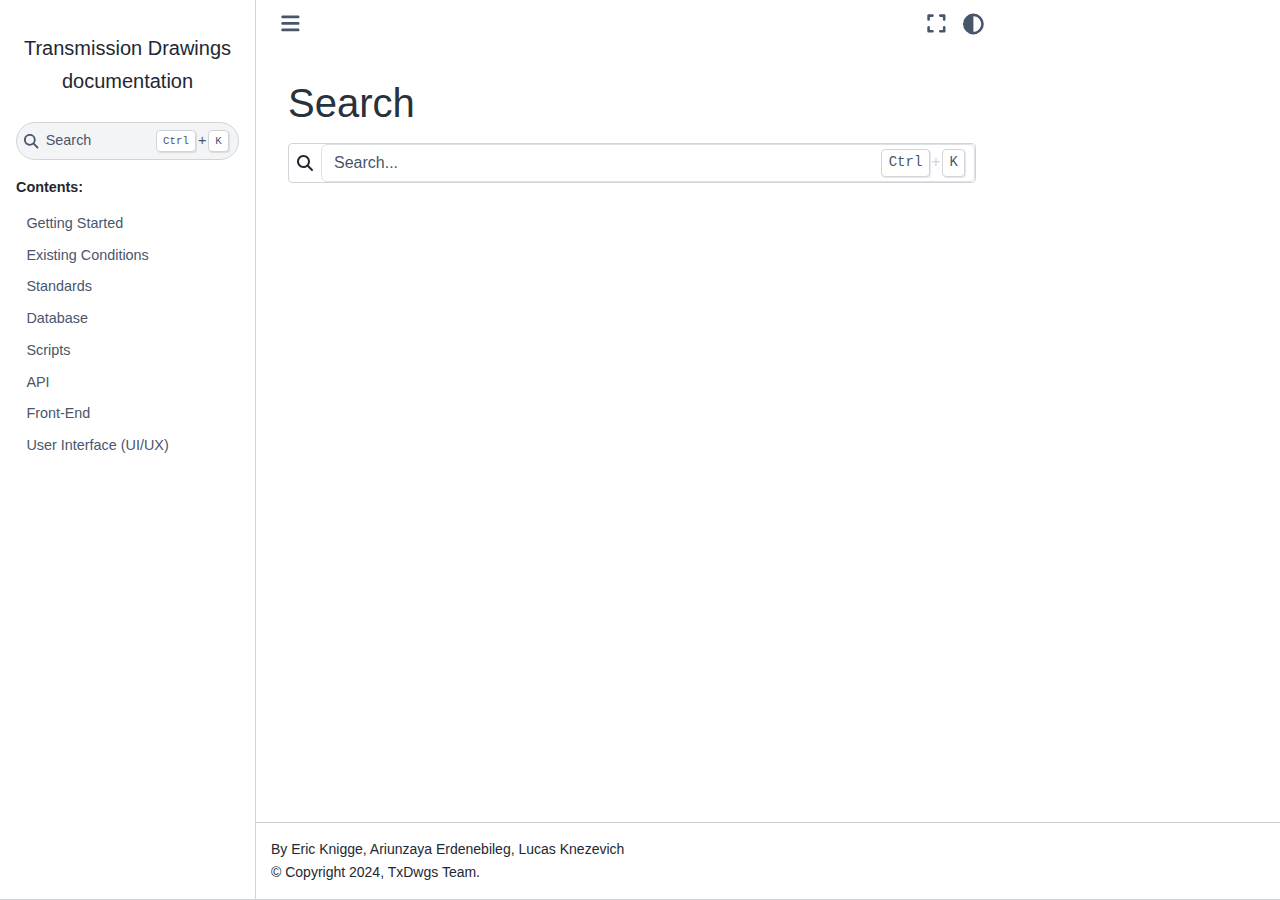
<file: search.html>
<!DOCTYPE html>


<html lang="en" data-content_root="./" >

  <head>
    <meta charset="utf-8" />
    <meta name="viewport" content="width=device-width, initial-scale=1.0" /><title>Search - Transmission Drawings  documentation</title>
  
  
  
  <script data-cfasync="false">
    document.documentElement.dataset.mode = localStorage.getItem("mode") || "";
    document.documentElement.dataset.theme = localStorage.getItem("theme") || "light";
  </script>
  
  <!-- Loaded before other Sphinx assets -->
  <link href="_static/styles/theme.css?digest=8d27b9dea8ad943066ae" rel="stylesheet" />
<link href="_static/styles/bootstrap.css?digest=8d27b9dea8ad943066ae" rel="stylesheet" />
<link href="_static/styles/pydata-sphinx-theme.css?digest=8d27b9dea8ad943066ae" rel="stylesheet" />

  
  <link href="_static/vendor/fontawesome/6.5.1/css/all.min.css?digest=8d27b9dea8ad943066ae" rel="stylesheet" />
  <link rel="preload" as="font" type="font/woff2" crossorigin href="_static/vendor/fontawesome/6.5.1/webfonts/fa-solid-900.woff2" />
<link rel="preload" as="font" type="font/woff2" crossorigin href="_static/vendor/fontawesome/6.5.1/webfonts/fa-brands-400.woff2" />
<link rel="preload" as="font" type="font/woff2" crossorigin href="_static/vendor/fontawesome/6.5.1/webfonts/fa-regular-400.woff2" />

    <link rel="stylesheet" type="text/css" href="_static/pygments.css?v=a746c00c" />
    <link rel="stylesheet" type="text/css" href="_static/styles/sphinx-book-theme.css?v=384b581d" />
  
  <!-- Pre-loaded scripts that we'll load fully later -->
  <link rel="preload" as="script" href="_static/scripts/bootstrap.js?digest=8d27b9dea8ad943066ae" />
<link rel="preload" as="script" href="_static/scripts/pydata-sphinx-theme.js?digest=8d27b9dea8ad943066ae" />
  <script src="_static/vendor/fontawesome/6.5.1/js/all.min.js?digest=8d27b9dea8ad943066ae"></script>

    <script src="_static/documentation_options.js?v=9eb32ce0"></script>
    <script src="_static/doctools.js?v=888ff710"></script>
    <script src="_static/sphinx_highlight.js?v=dc90522c"></script>
    <script src="_static/scripts/sphinx-book-theme.js?v=efea14e4"></script>
    <script>DOCUMENTATION_OPTIONS.pagename = 'search';</script>
  <script src="_static/searchtools.js"></script>
  <script src="_static/language_data.js"></script>
  <script src="searchindex.js"></script>
    <link rel="index" title="Index" href="genindex.html" />
    <link rel="search" title="Search" href="#" />
  <meta name="viewport" content="width=device-width, initial-scale=1"/>
  <meta name="docsearch:language" content="en"/>
  </head>
  
  
  <body data-bs-spy="scroll" data-bs-target=".bd-toc-nav" data-offset="180" data-bs-root-margin="0px 0px -60%" data-default-mode="">

  
  
  <a id="pst-skip-link" class="skip-link" href="#main-content">Skip to main content</a>
  
  <div id="pst-scroll-pixel-helper"></div>
  
  <button type="button" class="btn rounded-pill" id="pst-back-to-top">
    <i class="fa-solid fa-arrow-up"></i>
    Back to top
  </button>

  
  <input type="checkbox"
          class="sidebar-toggle"
          name="__primary"
          id="__primary"/>
  <label class="overlay overlay-primary" for="__primary"></label>
  
  <input type="checkbox"
          class="sidebar-toggle"
          name="__secondary"
          id="__secondary"/>
  <label class="overlay overlay-secondary" for="__secondary"></label>
  
  <div class="search-button__wrapper">
    <div class="search-button__overlay"></div>
    <div class="search-button__search-container">
<form class="bd-search d-flex align-items-center"
      action="#"
      method="get">
  <i class="fa-solid fa-magnifying-glass"></i>
  <input type="search"
         class="form-control"
         name="q"
         id="search-input"
         placeholder="Search..."
         aria-label="Search..."
         autocomplete="off"
         autocorrect="off"
         autocapitalize="off"
         spellcheck="false"/>
  <span class="search-button__kbd-shortcut"><kbd class="kbd-shortcut__modifier">Ctrl</kbd>+<kbd>K</kbd></span>
</form></div>
  </div>
  
    <header class="bd-header navbar navbar-expand-lg bd-navbar">
    </header>
  

  <div class="bd-container">
    <div class="bd-container__inner bd-page-width">
      
      
      
        
      
      <div class="bd-sidebar-primary bd-sidebar">
        

  
  <div class="sidebar-header-items sidebar-primary__section">
    
    
    
    
  </div>
  
    <div class="sidebar-primary-items__start sidebar-primary__section">
        <div class="sidebar-primary-item">

  

<a class="navbar-brand logo" href="index.html">
  
  
  
  
  
  
    <p class="title logo__title">Transmission Drawings  documentation</p>
  
</a></div>
        <div class="sidebar-primary-item">

 <script>
 document.write(`
   <button class="btn navbar-btn search-button-field search-button__button" title="Search" aria-label="Search" data-bs-placement="bottom" data-bs-toggle="tooltip">
    <i class="fa-solid fa-magnifying-glass"></i>
    <span class="search-button__default-text">Search</span>
    <span class="search-button__kbd-shortcut"><kbd class="kbd-shortcut__modifier">Ctrl</kbd>+<kbd class="kbd-shortcut__modifier">K</kbd></span>
   </button>
 `);
 </script></div>
        <div class="sidebar-primary-item"><nav class="bd-links bd-docs-nav" aria-label="Main">
    <div class="bd-toc-item navbar-nav active">
        <p aria-level="2" class="caption" role="heading"><span class="caption-text">Contents:</span></p>
<ul class="nav bd-sidenav">
<li class="toctree-l1"><a class="reference internal" href="getting_started.html">Getting Started</a></li>
<li class="toctree-l1"><a class="reference internal" href="existing.html">Existing Conditions</a></li>
<li class="toctree-l1"><a class="reference internal" href="structure.html">Standards</a></li>
<li class="toctree-l1"><a class="reference internal" href="database.html">Database</a></li>
<li class="toctree-l1"><a class="reference internal" href="scripts.html">Scripts</a></li>
<li class="toctree-l1"><a class="reference internal" href="api.html">API</a></li>
<li class="toctree-l1"><a class="reference internal" href="front-end.html">Front-End</a></li>
<li class="toctree-l1"><a class="reference internal" href="ui.html">User Interface (UI/UX)</a></li>
</ul>

    </div>
</nav></div>
    </div>
  
  
  <div class="sidebar-primary-items__end sidebar-primary__section">
  </div>
  
  <div id="rtd-footer-container"></div>


      </div>
      
      <main id="main-content" class="bd-main">
        
        

<div class="sbt-scroll-pixel-helper"></div>

          <div class="bd-content">
            <div class="bd-article-container">
              
              <div class="bd-header-article">
<div class="header-article-items header-article__inner">
  
    <div class="header-article-items__start">
      
        <div class="header-article-item"><label class="sidebar-toggle primary-toggle btn btn-sm" for="__primary" title="Toggle primary sidebar" data-bs-placement="bottom" data-bs-toggle="tooltip">
  <span class="fa-solid fa-bars"></span>
</label></div>
      
    </div>
  
  
    <div class="header-article-items__end">
      
        <div class="header-article-item">

<div class="article-header-buttons">



<button onclick="toggleFullScreen()"
  class="btn btn-sm btn-fullscreen-button"
  title="Fullscreen mode"
  data-bs-placement="bottom" data-bs-toggle="tooltip"
>
  

<span class="btn__icon-container">
  <i class="fas fa-expand"></i>
  </span>

</button>



<script>
document.write(`
  <button class="btn btn-sm navbar-btn theme-switch-button" title="light/dark" aria-label="light/dark" data-bs-placement="bottom" data-bs-toggle="tooltip">
    <span class="theme-switch nav-link" data-mode="light"><i class="fa-solid fa-sun fa-lg"></i></span>
    <span class="theme-switch nav-link" data-mode="dark"><i class="fa-solid fa-moon fa-lg"></i></span>
    <span class="theme-switch nav-link" data-mode="auto"><i class="fa-solid fa-circle-half-stroke fa-lg"></i></span>
  </button>
`);
</script>


<script>
document.write(`
  <button class="btn btn-sm navbar-btn search-button search-button__button" title="Search" aria-label="Search" data-bs-placement="bottom" data-bs-toggle="tooltip">
    <i class="fa-solid fa-magnifying-glass fa-lg"></i>
  </button>
`);
</script>

</div></div>
      
    </div>
  
</div>
</div>
              
              
  <div class="bd-search-container">
    <h1>Search</h1>
    <noscript>
      <div class="admonition error">
        <p class="admonition-title">Error</p>
        <p>Please activate JavaScript to enable the search functionality.</p>
      </div>
    </noscript>
    
<form class="bd-search d-flex align-items-center"
      action="#"
      method="get">
  <i class="fa-solid fa-magnifying-glass"></i>
  <input type="search"
         class="form-control"
         name="q"
         id="search-input"
         placeholder="Search..."
         aria-label="Search..."
         autocomplete="off"
         autocorrect="off"
         autocapitalize="off"
         spellcheck="false"/>
  <span class="search-button__kbd-shortcut"><kbd class="kbd-shortcut__modifier">Ctrl</kbd>+<kbd>K</kbd></span>
</form>
    <div id="search-results"></div>
  </div>
  <script>
    // Activate the search field on page load
    let searchInput = document.querySelector("form.bd-search input");
    if (searchInput) {
        searchInput.focus();
        searchInput.select();
        console.log("[PST]: Set focus on search field.");
    }
  </script>

              
              
              
              
                <footer class="prev-next-footer">
                  
<div class="prev-next-area">
</div>
                </footer>
              
            </div>
            
            
              
                <div class="bd-sidebar-secondary bd-toc"></div>
              
            
          </div>
          <footer class="bd-footer-content">
            
<div class="bd-footer-content__inner container">
  
  <div class="footer-item">
    
<p class="component-author">
By Eric Knigge, Ariunzaya Erdenebileg, Lucas Knezevich
</p>

  </div>
  
  <div class="footer-item">
    

  <p class="copyright">
    
      © Copyright 2024, TxDwgs Team.
      <br/>
    
  </p>

  </div>
  
  <div class="footer-item">
    
  </div>
  
  <div class="footer-item">
    
  </div>
  
</div>
          </footer>
        

      </main>
    </div>
  </div>
  
  <!-- Scripts loaded after <body> so the DOM is not blocked -->
  <script src="_static/scripts/bootstrap.js?digest=8d27b9dea8ad943066ae"></script>
<script src="_static/scripts/pydata-sphinx-theme.js?digest=8d27b9dea8ad943066ae"></script>

  <footer class="bd-footer">
  </footer>
  </body>
</html>
</file>
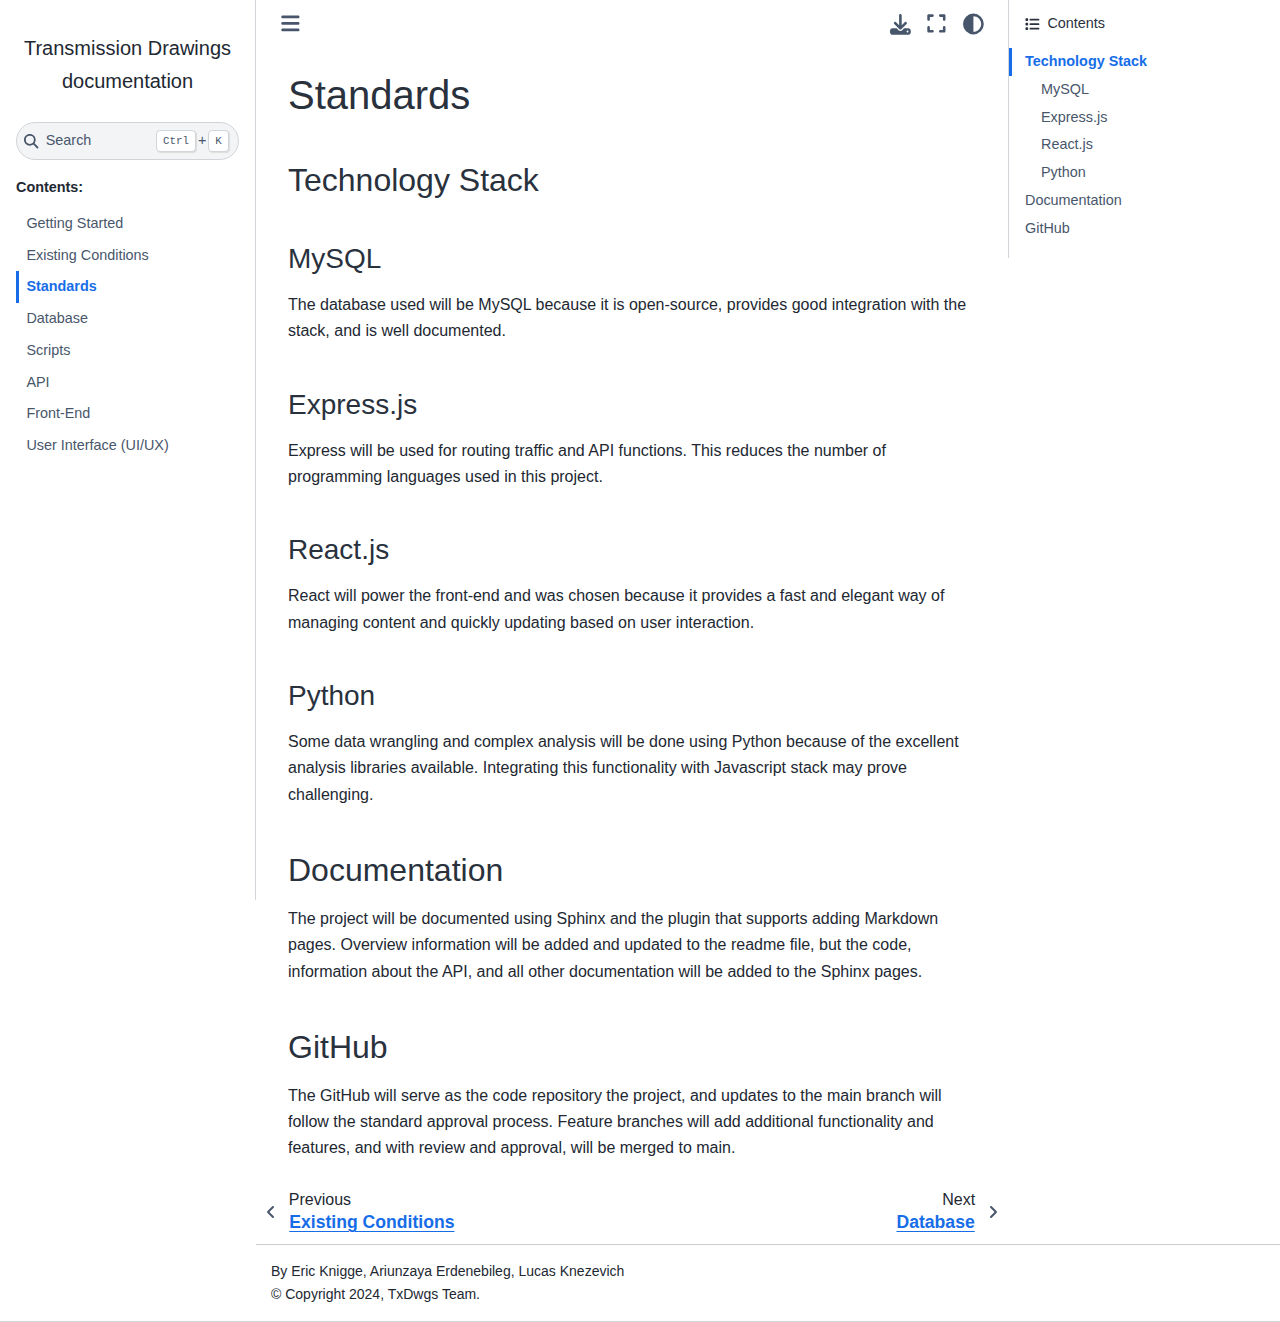
<file: structure.html>
<!DOCTYPE html>


<html lang="en" data-content_root="./" >

  <head>
    <meta charset="utf-8" />
    <meta name="viewport" content="width=device-width, initial-scale=1.0" /><meta name="viewport" content="width=device-width, initial-scale=1" />

    <title>Standards &#8212; Transmission Drawings  documentation</title>
  
  
  
  <script data-cfasync="false">
    document.documentElement.dataset.mode = localStorage.getItem("mode") || "";
    document.documentElement.dataset.theme = localStorage.getItem("theme") || "light";
  </script>
  
  <!-- Loaded before other Sphinx assets -->
  <link href="_static/styles/theme.css?digest=8d27b9dea8ad943066ae" rel="stylesheet" />
<link href="_static/styles/bootstrap.css?digest=8d27b9dea8ad943066ae" rel="stylesheet" />
<link href="_static/styles/pydata-sphinx-theme.css?digest=8d27b9dea8ad943066ae" rel="stylesheet" />

  
  <link href="_static/vendor/fontawesome/6.5.1/css/all.min.css?digest=8d27b9dea8ad943066ae" rel="stylesheet" />
  <link rel="preload" as="font" type="font/woff2" crossorigin href="_static/vendor/fontawesome/6.5.1/webfonts/fa-solid-900.woff2" />
<link rel="preload" as="font" type="font/woff2" crossorigin href="_static/vendor/fontawesome/6.5.1/webfonts/fa-brands-400.woff2" />
<link rel="preload" as="font" type="font/woff2" crossorigin href="_static/vendor/fontawesome/6.5.1/webfonts/fa-regular-400.woff2" />

    <link rel="stylesheet" type="text/css" href="_static/pygments.css?v=a746c00c" />
    <link rel="stylesheet" type="text/css" href="_static/styles/sphinx-book-theme.css?v=384b581d" />
  
  <!-- Pre-loaded scripts that we'll load fully later -->
  <link rel="preload" as="script" href="_static/scripts/bootstrap.js?digest=8d27b9dea8ad943066ae" />
<link rel="preload" as="script" href="_static/scripts/pydata-sphinx-theme.js?digest=8d27b9dea8ad943066ae" />
  <script src="_static/vendor/fontawesome/6.5.1/js/all.min.js?digest=8d27b9dea8ad943066ae"></script>

    <script src="_static/documentation_options.js?v=9eb32ce0"></script>
    <script src="_static/doctools.js?v=888ff710"></script>
    <script src="_static/sphinx_highlight.js?v=dc90522c"></script>
    <script src="_static/scripts/sphinx-book-theme.js?v=efea14e4"></script>
    <script>DOCUMENTATION_OPTIONS.pagename = 'structure';</script>
    <link rel="index" title="Index" href="genindex.html" />
    <link rel="search" title="Search" href="search.html" />
    <link rel="next" title="Database" href="database.html" />
    <link rel="prev" title="Existing Conditions" href="existing.html" />
  <meta name="viewport" content="width=device-width, initial-scale=1"/>
  <meta name="docsearch:language" content="en"/>
  </head>
  
  
  <body data-bs-spy="scroll" data-bs-target=".bd-toc-nav" data-offset="180" data-bs-root-margin="0px 0px -60%" data-default-mode="">

  
  
  <a id="pst-skip-link" class="skip-link" href="#main-content">Skip to main content</a>
  
  <div id="pst-scroll-pixel-helper"></div>
  
  <button type="button" class="btn rounded-pill" id="pst-back-to-top">
    <i class="fa-solid fa-arrow-up"></i>
    Back to top
  </button>

  
  <input type="checkbox"
          class="sidebar-toggle"
          name="__primary"
          id="__primary"/>
  <label class="overlay overlay-primary" for="__primary"></label>
  
  <input type="checkbox"
          class="sidebar-toggle"
          name="__secondary"
          id="__secondary"/>
  <label class="overlay overlay-secondary" for="__secondary"></label>
  
  <div class="search-button__wrapper">
    <div class="search-button__overlay"></div>
    <div class="search-button__search-container">
<form class="bd-search d-flex align-items-center"
      action="search.html"
      method="get">
  <i class="fa-solid fa-magnifying-glass"></i>
  <input type="search"
         class="form-control"
         name="q"
         id="search-input"
         placeholder="Search..."
         aria-label="Search..."
         autocomplete="off"
         autocorrect="off"
         autocapitalize="off"
         spellcheck="false"/>
  <span class="search-button__kbd-shortcut"><kbd class="kbd-shortcut__modifier">Ctrl</kbd>+<kbd>K</kbd></span>
</form></div>
  </div>
  
    <header class="bd-header navbar navbar-expand-lg bd-navbar">
    </header>
  

  <div class="bd-container">
    <div class="bd-container__inner bd-page-width">
      
      
      
      <div class="bd-sidebar-primary bd-sidebar">
        

  
  <div class="sidebar-header-items sidebar-primary__section">
    
    
    
    
  </div>
  
    <div class="sidebar-primary-items__start sidebar-primary__section">
        <div class="sidebar-primary-item">

  

<a class="navbar-brand logo" href="index.html">
  
  
  
  
  
  
    <p class="title logo__title">Transmission Drawings  documentation</p>
  
</a></div>
        <div class="sidebar-primary-item">

 <script>
 document.write(`
   <button class="btn navbar-btn search-button-field search-button__button" title="Search" aria-label="Search" data-bs-placement="bottom" data-bs-toggle="tooltip">
    <i class="fa-solid fa-magnifying-glass"></i>
    <span class="search-button__default-text">Search</span>
    <span class="search-button__kbd-shortcut"><kbd class="kbd-shortcut__modifier">Ctrl</kbd>+<kbd class="kbd-shortcut__modifier">K</kbd></span>
   </button>
 `);
 </script></div>
        <div class="sidebar-primary-item"><nav class="bd-links bd-docs-nav" aria-label="Main">
    <div class="bd-toc-item navbar-nav active">
        <p aria-level="2" class="caption" role="heading"><span class="caption-text">Contents:</span></p>
<ul class="current nav bd-sidenav">
<li class="toctree-l1"><a class="reference internal" href="getting_started.html">Getting Started</a></li>
<li class="toctree-l1"><a class="reference internal" href="existing.html">Existing Conditions</a></li>
<li class="toctree-l1 current active"><a class="current reference internal" href="#">Standards</a></li>
<li class="toctree-l1"><a class="reference internal" href="database.html">Database</a></li>
<li class="toctree-l1"><a class="reference internal" href="scripts.html">Scripts</a></li>
<li class="toctree-l1"><a class="reference internal" href="api.html">API</a></li>
<li class="toctree-l1"><a class="reference internal" href="front-end.html">Front-End</a></li>
<li class="toctree-l1"><a class="reference internal" href="ui.html">User Interface (UI/UX)</a></li>
</ul>

    </div>
</nav></div>
    </div>
  
  
  <div class="sidebar-primary-items__end sidebar-primary__section">
  </div>
  
  <div id="rtd-footer-container"></div>


      </div>
      
      <main id="main-content" class="bd-main">
        
        

<div class="sbt-scroll-pixel-helper"></div>

          <div class="bd-content">
            <div class="bd-article-container">
              
              <div class="bd-header-article">
<div class="header-article-items header-article__inner">
  
    <div class="header-article-items__start">
      
        <div class="header-article-item"><label class="sidebar-toggle primary-toggle btn btn-sm" for="__primary" title="Toggle primary sidebar" data-bs-placement="bottom" data-bs-toggle="tooltip">
  <span class="fa-solid fa-bars"></span>
</label></div>
      
    </div>
  
  
    <div class="header-article-items__end">
      
        <div class="header-article-item">

<div class="article-header-buttons">





<div class="dropdown dropdown-download-buttons">
  <button class="btn dropdown-toggle" type="button" data-bs-toggle="dropdown" aria-expanded="false" aria-label="Download this page">
    <i class="fas fa-download"></i>
  </button>
  <ul class="dropdown-menu">
      
      
      
      <li><a href="_sources/structure.md" target="_blank"
   class="btn btn-sm btn-download-source-button dropdown-item"
   title="Download source file"
   data-bs-placement="left" data-bs-toggle="tooltip"
>
  

<span class="btn__icon-container">
  <i class="fas fa-file"></i>
  </span>
<span class="btn__text-container">.md</span>
</a>
</li>
      
      
      
      
      <li>
<button onclick="window.print()"
  class="btn btn-sm btn-download-pdf-button dropdown-item"
  title="Print to PDF"
  data-bs-placement="left" data-bs-toggle="tooltip"
>
  

<span class="btn__icon-container">
  <i class="fas fa-file-pdf"></i>
  </span>
<span class="btn__text-container">.pdf</span>
</button>
</li>
      
  </ul>
</div>




<button onclick="toggleFullScreen()"
  class="btn btn-sm btn-fullscreen-button"
  title="Fullscreen mode"
  data-bs-placement="bottom" data-bs-toggle="tooltip"
>
  

<span class="btn__icon-container">
  <i class="fas fa-expand"></i>
  </span>

</button>



<script>
document.write(`
  <button class="btn btn-sm navbar-btn theme-switch-button" title="light/dark" aria-label="light/dark" data-bs-placement="bottom" data-bs-toggle="tooltip">
    <span class="theme-switch nav-link" data-mode="light"><i class="fa-solid fa-sun fa-lg"></i></span>
    <span class="theme-switch nav-link" data-mode="dark"><i class="fa-solid fa-moon fa-lg"></i></span>
    <span class="theme-switch nav-link" data-mode="auto"><i class="fa-solid fa-circle-half-stroke fa-lg"></i></span>
  </button>
`);
</script>


<script>
document.write(`
  <button class="btn btn-sm navbar-btn search-button search-button__button" title="Search" aria-label="Search" data-bs-placement="bottom" data-bs-toggle="tooltip">
    <i class="fa-solid fa-magnifying-glass fa-lg"></i>
  </button>
`);
</script>
<label class="sidebar-toggle secondary-toggle btn btn-sm" for="__secondary"title="Toggle secondary sidebar" data-bs-placement="bottom" data-bs-toggle="tooltip">
    <span class="fa-solid fa-list"></span>
</label>
</div></div>
      
    </div>
  
</div>
</div>
              
              

<div id="jb-print-docs-body" class="onlyprint">
    <h1>Standards</h1>
    <!-- Table of contents -->
    <div id="print-main-content">
        <div id="jb-print-toc">
            
            <div>
                <h2> Contents </h2>
            </div>
            <nav aria-label="Page">
                <ul class="visible nav section-nav flex-column">
<li class="toc-h2 nav-item toc-entry"><a class="reference internal nav-link" href="#technology-stack">Technology Stack</a><ul class="nav section-nav flex-column">
<li class="toc-h3 nav-item toc-entry"><a class="reference internal nav-link" href="#mysql">MySQL</a></li>
<li class="toc-h3 nav-item toc-entry"><a class="reference internal nav-link" href="#express-js">Express.js</a></li>
<li class="toc-h3 nav-item toc-entry"><a class="reference internal nav-link" href="#react-js">React.js</a></li>
<li class="toc-h3 nav-item toc-entry"><a class="reference internal nav-link" href="#python">Python</a></li>
</ul>
</li>
<li class="toc-h2 nav-item toc-entry"><a class="reference internal nav-link" href="#documentation">Documentation</a></li>
<li class="toc-h2 nav-item toc-entry"><a class="reference internal nav-link" href="#github">GitHub</a></li>
</ul>
            </nav>
        </div>
    </div>
</div>

              
                
<div id="searchbox"></div>
                <article class="bd-article">
                  
  <section id="standards">
<h1>Standards<a class="headerlink" href="#standards" title="Link to this heading">#</a></h1>
<section id="technology-stack">
<h2>Technology Stack<a class="headerlink" href="#technology-stack" title="Link to this heading">#</a></h2>
<section id="mysql">
<h3>MySQL<a class="headerlink" href="#mysql" title="Link to this heading">#</a></h3>
<p>The database used will be MySQL because it is open-source, provides good integration with the stack, and is well documented.</p>
</section>
<section id="express-js">
<h3>Express.js<a class="headerlink" href="#express-js" title="Link to this heading">#</a></h3>
<p>Express will be used for routing traffic and API functions. This reduces the number of programming languages used in this project.</p>
</section>
<section id="react-js">
<h3>React.js<a class="headerlink" href="#react-js" title="Link to this heading">#</a></h3>
<p>React will power the front-end and was chosen because it provides a fast and elegant way of managing content and quickly updating based on user interaction.</p>
</section>
<section id="python">
<h3>Python<a class="headerlink" href="#python" title="Link to this heading">#</a></h3>
<p>Some data wrangling and complex analysis will be done using Python because of the excellent analysis libraries available. Integrating this functionality with Javascript stack may prove challenging.</p>
</section>
</section>
<section id="documentation">
<h2>Documentation<a class="headerlink" href="#documentation" title="Link to this heading">#</a></h2>
<p>The project will be documented using Sphinx and the plugin that supports adding Markdown pages. Overview information will be added and updated to the readme file, but the code, information about the API, and all other documentation will be added to the Sphinx pages.</p>
</section>
<section id="github">
<h2>GitHub<a class="headerlink" href="#github" title="Link to this heading">#</a></h2>
<p>The GitHub will serve as the code repository the project, and updates to the main branch will follow the standard approval process. Feature branches will add additional functionality and features, and with review and approval, will be merged to main.</p>
</section>
</section>


                </article>
              

              
              
              
              
                <footer class="prev-next-footer">
                  
<div class="prev-next-area">
    <a class="left-prev"
       href="existing.html"
       title="previous page">
      <i class="fa-solid fa-angle-left"></i>
      <div class="prev-next-info">
        <p class="prev-next-subtitle">previous</p>
        <p class="prev-next-title">Existing Conditions</p>
      </div>
    </a>
    <a class="right-next"
       href="database.html"
       title="next page">
      <div class="prev-next-info">
        <p class="prev-next-subtitle">next</p>
        <p class="prev-next-title">Database</p>
      </div>
      <i class="fa-solid fa-angle-right"></i>
    </a>
</div>
                </footer>
              
            </div>
            
            
              
                <div class="bd-sidebar-secondary bd-toc"><div class="sidebar-secondary-items sidebar-secondary__inner">


  <div class="sidebar-secondary-item">
  <div class="page-toc tocsection onthispage">
    <i class="fa-solid fa-list"></i> Contents
  </div>
  <nav class="bd-toc-nav page-toc">
    <ul class="visible nav section-nav flex-column">
<li class="toc-h2 nav-item toc-entry"><a class="reference internal nav-link" href="#technology-stack">Technology Stack</a><ul class="nav section-nav flex-column">
<li class="toc-h3 nav-item toc-entry"><a class="reference internal nav-link" href="#mysql">MySQL</a></li>
<li class="toc-h3 nav-item toc-entry"><a class="reference internal nav-link" href="#express-js">Express.js</a></li>
<li class="toc-h3 nav-item toc-entry"><a class="reference internal nav-link" href="#react-js">React.js</a></li>
<li class="toc-h3 nav-item toc-entry"><a class="reference internal nav-link" href="#python">Python</a></li>
</ul>
</li>
<li class="toc-h2 nav-item toc-entry"><a class="reference internal nav-link" href="#documentation">Documentation</a></li>
<li class="toc-h2 nav-item toc-entry"><a class="reference internal nav-link" href="#github">GitHub</a></li>
</ul>
  </nav></div>

</div></div>
              
            
          </div>
          <footer class="bd-footer-content">
            
<div class="bd-footer-content__inner container">
  
  <div class="footer-item">
    
<p class="component-author">
By Eric Knigge, Ariunzaya Erdenebileg, Lucas Knezevich
</p>

  </div>
  
  <div class="footer-item">
    

  <p class="copyright">
    
      © Copyright 2024, TxDwgs Team.
      <br/>
    
  </p>

  </div>
  
  <div class="footer-item">
    
  </div>
  
  <div class="footer-item">
    
  </div>
  
</div>
          </footer>
        

      </main>
    </div>
  </div>
  
  <!-- Scripts loaded after <body> so the DOM is not blocked -->
  <script src="_static/scripts/bootstrap.js?digest=8d27b9dea8ad943066ae"></script>
<script src="_static/scripts/pydata-sphinx-theme.js?digest=8d27b9dea8ad943066ae"></script>

  <footer class="bd-footer">
  </footer>
  </body>
</html>
</file>
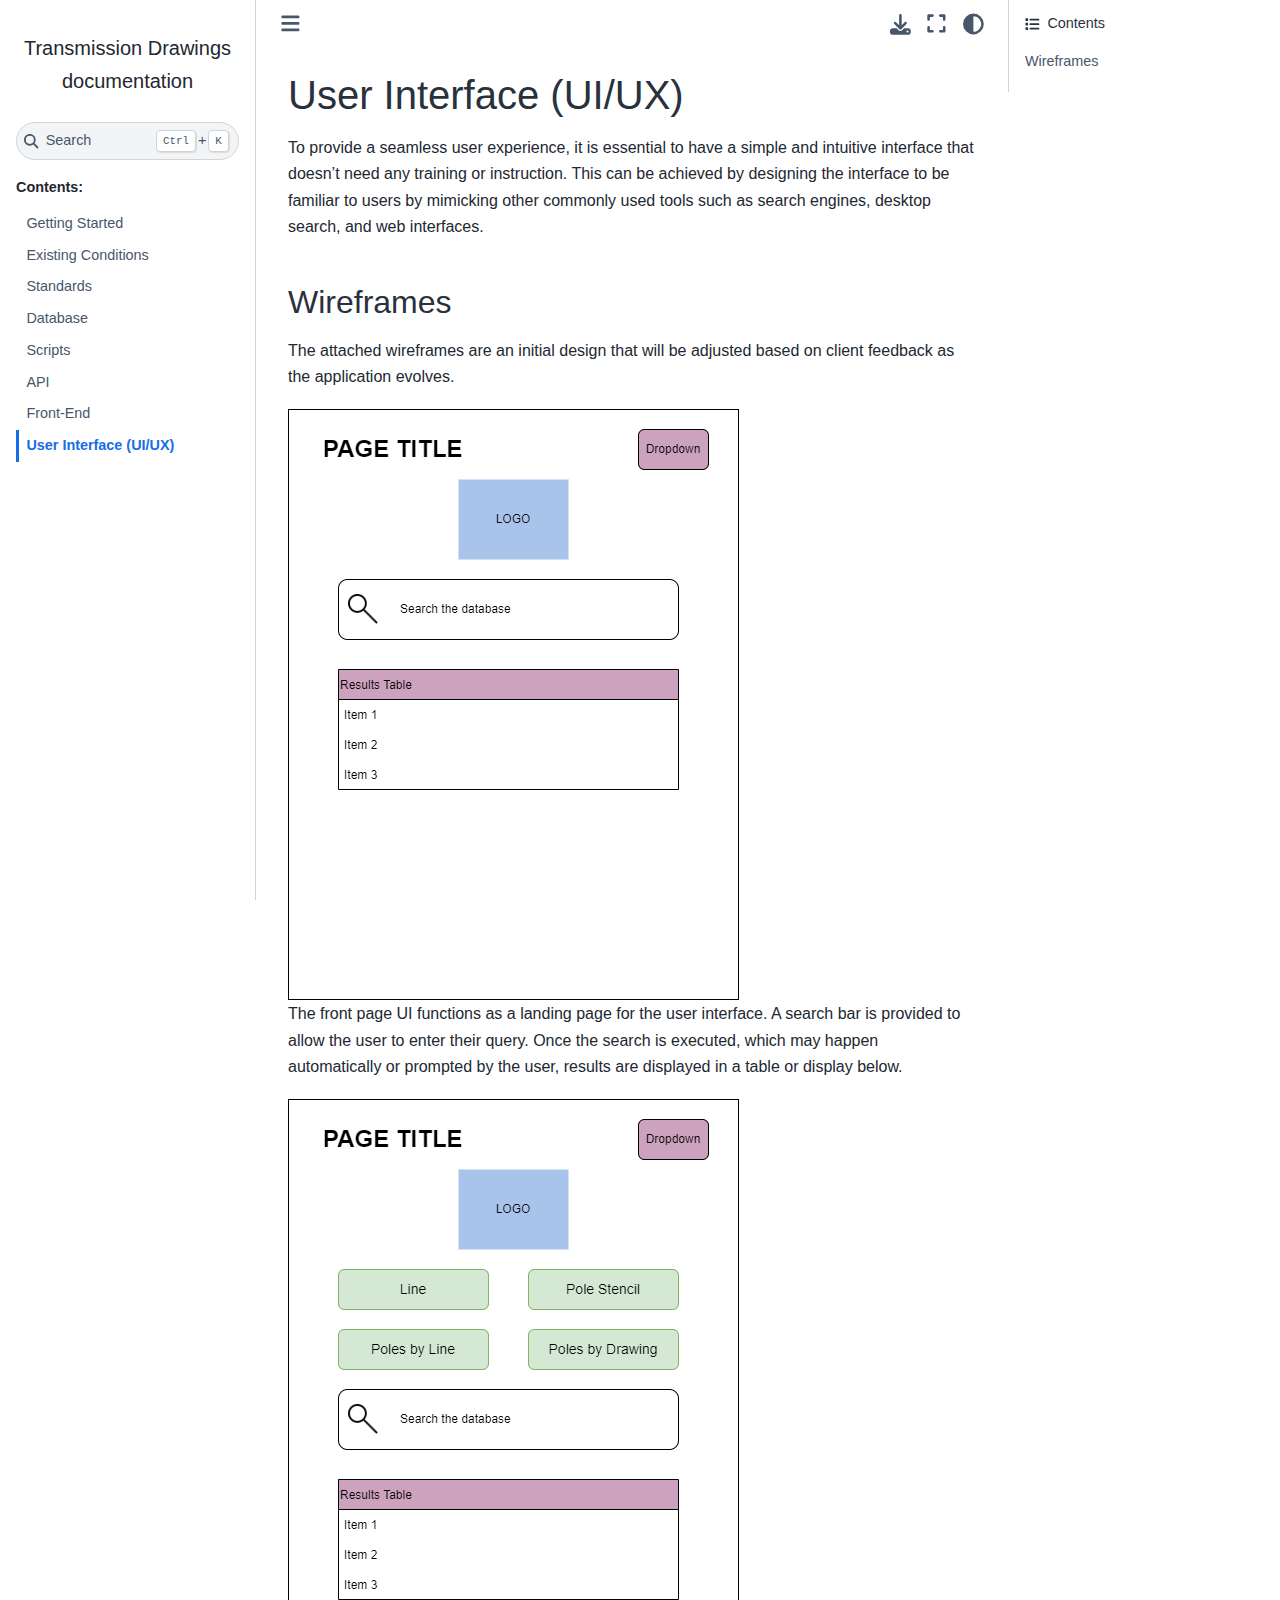
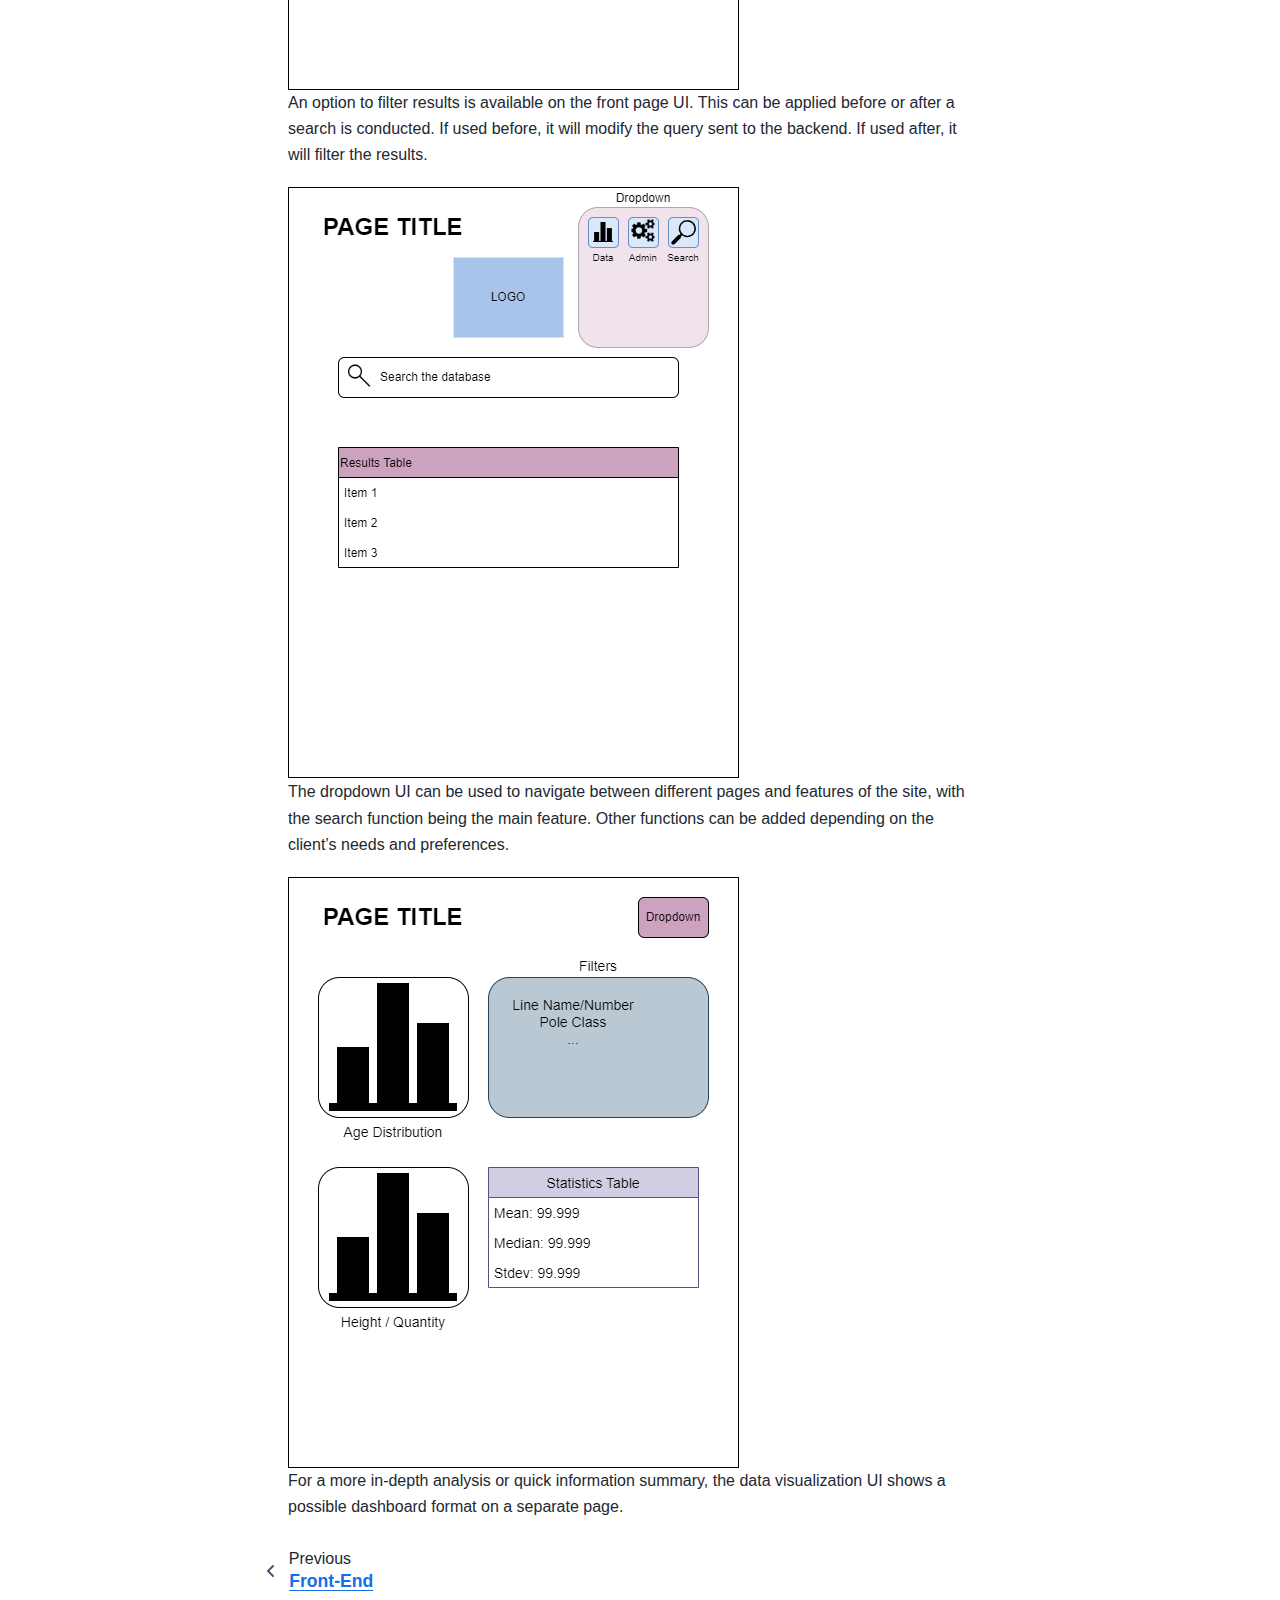
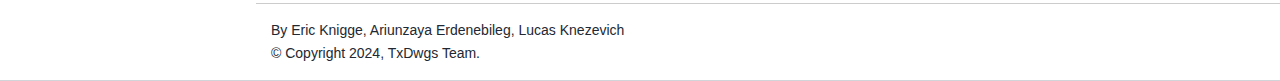
<file: ui.html>
<!DOCTYPE html>


<html lang="en" data-content_root="./" >

  <head>
    <meta charset="utf-8" />
    <meta name="viewport" content="width=device-width, initial-scale=1.0" /><meta name="viewport" content="width=device-width, initial-scale=1" />

    <title>User Interface (UI/UX) &#8212; Transmission Drawings  documentation</title>
  
  
  
  <script data-cfasync="false">
    document.documentElement.dataset.mode = localStorage.getItem("mode") || "";
    document.documentElement.dataset.theme = localStorage.getItem("theme") || "light";
  </script>
  
  <!-- Loaded before other Sphinx assets -->
  <link href="_static/styles/theme.css?digest=8d27b9dea8ad943066ae" rel="stylesheet" />
<link href="_static/styles/bootstrap.css?digest=8d27b9dea8ad943066ae" rel="stylesheet" />
<link href="_static/styles/pydata-sphinx-theme.css?digest=8d27b9dea8ad943066ae" rel="stylesheet" />

  
  <link href="_static/vendor/fontawesome/6.5.1/css/all.min.css?digest=8d27b9dea8ad943066ae" rel="stylesheet" />
  <link rel="preload" as="font" type="font/woff2" crossorigin href="_static/vendor/fontawesome/6.5.1/webfonts/fa-solid-900.woff2" />
<link rel="preload" as="font" type="font/woff2" crossorigin href="_static/vendor/fontawesome/6.5.1/webfonts/fa-brands-400.woff2" />
<link rel="preload" as="font" type="font/woff2" crossorigin href="_static/vendor/fontawesome/6.5.1/webfonts/fa-regular-400.woff2" />

    <link rel="stylesheet" type="text/css" href="_static/pygments.css?v=a746c00c" />
    <link rel="stylesheet" type="text/css" href="_static/styles/sphinx-book-theme.css?v=384b581d" />
  
  <!-- Pre-loaded scripts that we'll load fully later -->
  <link rel="preload" as="script" href="_static/scripts/bootstrap.js?digest=8d27b9dea8ad943066ae" />
<link rel="preload" as="script" href="_static/scripts/pydata-sphinx-theme.js?digest=8d27b9dea8ad943066ae" />
  <script src="_static/vendor/fontawesome/6.5.1/js/all.min.js?digest=8d27b9dea8ad943066ae"></script>

    <script src="_static/documentation_options.js?v=9eb32ce0"></script>
    <script src="_static/doctools.js?v=888ff710"></script>
    <script src="_static/sphinx_highlight.js?v=dc90522c"></script>
    <script src="_static/scripts/sphinx-book-theme.js?v=efea14e4"></script>
    <script>DOCUMENTATION_OPTIONS.pagename = 'ui';</script>
    <link rel="index" title="Index" href="genindex.html" />
    <link rel="search" title="Search" href="search.html" />
    <link rel="prev" title="Front-End" href="front-end.html" />
  <meta name="viewport" content="width=device-width, initial-scale=1"/>
  <meta name="docsearch:language" content="en"/>
  </head>
  
  
  <body data-bs-spy="scroll" data-bs-target=".bd-toc-nav" data-offset="180" data-bs-root-margin="0px 0px -60%" data-default-mode="">

  
  
  <a id="pst-skip-link" class="skip-link" href="#main-content">Skip to main content</a>
  
  <div id="pst-scroll-pixel-helper"></div>
  
  <button type="button" class="btn rounded-pill" id="pst-back-to-top">
    <i class="fa-solid fa-arrow-up"></i>
    Back to top
  </button>

  
  <input type="checkbox"
          class="sidebar-toggle"
          name="__primary"
          id="__primary"/>
  <label class="overlay overlay-primary" for="__primary"></label>
  
  <input type="checkbox"
          class="sidebar-toggle"
          name="__secondary"
          id="__secondary"/>
  <label class="overlay overlay-secondary" for="__secondary"></label>
  
  <div class="search-button__wrapper">
    <div class="search-button__overlay"></div>
    <div class="search-button__search-container">
<form class="bd-search d-flex align-items-center"
      action="search.html"
      method="get">
  <i class="fa-solid fa-magnifying-glass"></i>
  <input type="search"
         class="form-control"
         name="q"
         id="search-input"
         placeholder="Search..."
         aria-label="Search..."
         autocomplete="off"
         autocorrect="off"
         autocapitalize="off"
         spellcheck="false"/>
  <span class="search-button__kbd-shortcut"><kbd class="kbd-shortcut__modifier">Ctrl</kbd>+<kbd>K</kbd></span>
</form></div>
  </div>
  
    <header class="bd-header navbar navbar-expand-lg bd-navbar">
    </header>
  

  <div class="bd-container">
    <div class="bd-container__inner bd-page-width">
      
      
      
      <div class="bd-sidebar-primary bd-sidebar">
        

  
  <div class="sidebar-header-items sidebar-primary__section">
    
    
    
    
  </div>
  
    <div class="sidebar-primary-items__start sidebar-primary__section">
        <div class="sidebar-primary-item">

  

<a class="navbar-brand logo" href="index.html">
  
  
  
  
  
  
    <p class="title logo__title">Transmission Drawings  documentation</p>
  
</a></div>
        <div class="sidebar-primary-item">

 <script>
 document.write(`
   <button class="btn navbar-btn search-button-field search-button__button" title="Search" aria-label="Search" data-bs-placement="bottom" data-bs-toggle="tooltip">
    <i class="fa-solid fa-magnifying-glass"></i>
    <span class="search-button__default-text">Search</span>
    <span class="search-button__kbd-shortcut"><kbd class="kbd-shortcut__modifier">Ctrl</kbd>+<kbd class="kbd-shortcut__modifier">K</kbd></span>
   </button>
 `);
 </script></div>
        <div class="sidebar-primary-item"><nav class="bd-links bd-docs-nav" aria-label="Main">
    <div class="bd-toc-item navbar-nav active">
        <p aria-level="2" class="caption" role="heading"><span class="caption-text">Contents:</span></p>
<ul class="current nav bd-sidenav">
<li class="toctree-l1"><a class="reference internal" href="getting_started.html">Getting Started</a></li>
<li class="toctree-l1"><a class="reference internal" href="existing.html">Existing Conditions</a></li>
<li class="toctree-l1"><a class="reference internal" href="structure.html">Standards</a></li>
<li class="toctree-l1"><a class="reference internal" href="database.html">Database</a></li>
<li class="toctree-l1"><a class="reference internal" href="scripts.html">Scripts</a></li>
<li class="toctree-l1"><a class="reference internal" href="api.html">API</a></li>
<li class="toctree-l1"><a class="reference internal" href="front-end.html">Front-End</a></li>
<li class="toctree-l1 current active"><a class="current reference internal" href="#">User Interface (UI/UX)</a></li>
</ul>

    </div>
</nav></div>
    </div>
  
  
  <div class="sidebar-primary-items__end sidebar-primary__section">
  </div>
  
  <div id="rtd-footer-container"></div>


      </div>
      
      <main id="main-content" class="bd-main">
        
        

<div class="sbt-scroll-pixel-helper"></div>

          <div class="bd-content">
            <div class="bd-article-container">
              
              <div class="bd-header-article">
<div class="header-article-items header-article__inner">
  
    <div class="header-article-items__start">
      
        <div class="header-article-item"><label class="sidebar-toggle primary-toggle btn btn-sm" for="__primary" title="Toggle primary sidebar" data-bs-placement="bottom" data-bs-toggle="tooltip">
  <span class="fa-solid fa-bars"></span>
</label></div>
      
    </div>
  
  
    <div class="header-article-items__end">
      
        <div class="header-article-item">

<div class="article-header-buttons">





<div class="dropdown dropdown-download-buttons">
  <button class="btn dropdown-toggle" type="button" data-bs-toggle="dropdown" aria-expanded="false" aria-label="Download this page">
    <i class="fas fa-download"></i>
  </button>
  <ul class="dropdown-menu">
      
      
      
      <li><a href="_sources/ui.md" target="_blank"
   class="btn btn-sm btn-download-source-button dropdown-item"
   title="Download source file"
   data-bs-placement="left" data-bs-toggle="tooltip"
>
  

<span class="btn__icon-container">
  <i class="fas fa-file"></i>
  </span>
<span class="btn__text-container">.md</span>
</a>
</li>
      
      
      
      
      <li>
<button onclick="window.print()"
  class="btn btn-sm btn-download-pdf-button dropdown-item"
  title="Print to PDF"
  data-bs-placement="left" data-bs-toggle="tooltip"
>
  

<span class="btn__icon-container">
  <i class="fas fa-file-pdf"></i>
  </span>
<span class="btn__text-container">.pdf</span>
</button>
</li>
      
  </ul>
</div>




<button onclick="toggleFullScreen()"
  class="btn btn-sm btn-fullscreen-button"
  title="Fullscreen mode"
  data-bs-placement="bottom" data-bs-toggle="tooltip"
>
  

<span class="btn__icon-container">
  <i class="fas fa-expand"></i>
  </span>

</button>



<script>
document.write(`
  <button class="btn btn-sm navbar-btn theme-switch-button" title="light/dark" aria-label="light/dark" data-bs-placement="bottom" data-bs-toggle="tooltip">
    <span class="theme-switch nav-link" data-mode="light"><i class="fa-solid fa-sun fa-lg"></i></span>
    <span class="theme-switch nav-link" data-mode="dark"><i class="fa-solid fa-moon fa-lg"></i></span>
    <span class="theme-switch nav-link" data-mode="auto"><i class="fa-solid fa-circle-half-stroke fa-lg"></i></span>
  </button>
`);
</script>


<script>
document.write(`
  <button class="btn btn-sm navbar-btn search-button search-button__button" title="Search" aria-label="Search" data-bs-placement="bottom" data-bs-toggle="tooltip">
    <i class="fa-solid fa-magnifying-glass fa-lg"></i>
  </button>
`);
</script>
<label class="sidebar-toggle secondary-toggle btn btn-sm" for="__secondary"title="Toggle secondary sidebar" data-bs-placement="bottom" data-bs-toggle="tooltip">
    <span class="fa-solid fa-list"></span>
</label>
</div></div>
      
    </div>
  
</div>
</div>
              
              

<div id="jb-print-docs-body" class="onlyprint">
    <h1>User Interface (UI/UX)</h1>
    <!-- Table of contents -->
    <div id="print-main-content">
        <div id="jb-print-toc">
            
            <div>
                <h2> Contents </h2>
            </div>
            <nav aria-label="Page">
                <ul class="visible nav section-nav flex-column">
<li class="toc-h2 nav-item toc-entry"><a class="reference internal nav-link" href="#wireframes">Wireframes</a></li>
</ul>
            </nav>
        </div>
    </div>
</div>

              
                
<div id="searchbox"></div>
                <article class="bd-article">
                  
  <section id="user-interface-ui-ux">
<h1>User Interface (UI/UX)<a class="headerlink" href="#user-interface-ui-ux" title="Link to this heading">#</a></h1>
<p>To provide a seamless user experience, it is essential to have a simple and intuitive interface that doesn’t need any training or instruction. This can be achieved by designing the interface to be familiar to users by mimicking other commonly used tools such as search engines, desktop search, and web interfaces.</p>
<section id="wireframes">
<h2>Wireframes<a class="headerlink" href="#wireframes" title="Link to this heading">#</a></h2>
<p>The attached wireframes are an initial design that will be adjusted based on client feedback as the application evolves.</p>
<p><img alt="front_page" src="_images/front_page_ui.drawio.png" /><br>
The front page UI functions as a landing page for the user interface. A search bar is provided to allow the user to enter their query. Once the search is executed, which may happen automatically or prompted by the user, results are displayed in a table or display below.</p>
<p><img alt="front_page_with_options" src="_images/front_page_ui_w_selection.drawio.png" /><br>
An option to filter results is available on the front page UI. This can be applied before or after a search is conducted. If used before, it will modify the query sent to the backend. If used after, it will filter the results.</p>
<p><img alt="dropdown_ui" src="_images/dropdown_ui.drawio.png" /><br>
The dropdown UI can be used to navigate between different pages and features of the site, with the search function being the main feature. Other functions can be added depending on the client’s needs and preferences.</p>
<p><img alt="data_visualization" src="_images/data_visualization_ui.drawio.png" /><br>
For a more in-depth analysis or quick information summary, the data visualization UI shows a possible dashboard format on a separate page.</p>
</section>
</section>


                </article>
              

              
              
              
              
                <footer class="prev-next-footer">
                  
<div class="prev-next-area">
    <a class="left-prev"
       href="front-end.html"
       title="previous page">
      <i class="fa-solid fa-angle-left"></i>
      <div class="prev-next-info">
        <p class="prev-next-subtitle">previous</p>
        <p class="prev-next-title">Front-End</p>
      </div>
    </a>
</div>
                </footer>
              
            </div>
            
            
              
                <div class="bd-sidebar-secondary bd-toc"><div class="sidebar-secondary-items sidebar-secondary__inner">


  <div class="sidebar-secondary-item">
  <div class="page-toc tocsection onthispage">
    <i class="fa-solid fa-list"></i> Contents
  </div>
  <nav class="bd-toc-nav page-toc">
    <ul class="visible nav section-nav flex-column">
<li class="toc-h2 nav-item toc-entry"><a class="reference internal nav-link" href="#wireframes">Wireframes</a></li>
</ul>
  </nav></div>

</div></div>
              
            
          </div>
          <footer class="bd-footer-content">
            
<div class="bd-footer-content__inner container">
  
  <div class="footer-item">
    
<p class="component-author">
By Eric Knigge, Ariunzaya Erdenebileg, Lucas Knezevich
</p>

  </div>
  
  <div class="footer-item">
    

  <p class="copyright">
    
      © Copyright 2024, TxDwgs Team.
      <br/>
    
  </p>

  </div>
  
  <div class="footer-item">
    
  </div>
  
  <div class="footer-item">
    
  </div>
  
</div>
          </footer>
        

      </main>
    </div>
  </div>
  
  <!-- Scripts loaded after <body> so the DOM is not blocked -->
  <script src="_static/scripts/bootstrap.js?digest=8d27b9dea8ad943066ae"></script>
<script src="_static/scripts/pydata-sphinx-theme.js?digest=8d27b9dea8ad943066ae"></script>

  <footer class="bd-footer">
  </footer>
  </body>
</html>
</file>
<file: _static/styles/theme.css>
/* Provided by Sphinx's 'basic' theme, and included in the final set of assets */
@import "../basic.css";
</file>
<file: _static/styles/pydata-sphinx-theme.css>
html{--pst-header-height:4rem;--pst-header-article-height:calc(var(--pst-header-height)*2/3);--pst-sidebar-secondary:17rem;--pst-font-size-base:1rem;--pst-font-size-h1:2.5rem;--pst-font-size-h2:2rem;--pst-font-size-h3:1.75rem;--pst-font-size-h4:1.5rem;--pst-font-size-h5:1.25rem;--pst-font-size-h6:1.1rem;--pst-font-size-milli:0.9rem;--pst-sidebar-font-size:0.9rem;--pst-sidebar-font-size-mobile:1.1rem;--pst-sidebar-header-font-size:1.2rem;--pst-sidebar-header-font-weight:600;--pst-admonition-font-weight-heading:600;--pst-font-weight-caption:300;--pst-font-weight-heading:400;--pst-font-family-base-system:-apple-system,BlinkMacSystemFont,Segoe UI,"Helvetica Neue",Arial,sans-serif,Apple Color Emoji,Segoe UI Emoji,Segoe UI Symbol;--pst-font-family-monospace-system:"SFMono-Regular",Menlo,Consolas,Monaco,Liberation Mono,Lucida Console,monospace;--pst-font-family-base:var(--pst-font-family-base-system);--pst-font-family-heading:var(--pst-font-family-base-system);--pst-font-family-monospace:var(--pst-font-family-monospace-system);--pst-font-size-icon:1.5rem;--pst-icon-check-circle:"";--pst-icon-info-circle:"";--pst-icon-exclamation-triangle:"";--pst-icon-exclamation-circle:"";--pst-icon-times-circle:"";--pst-icon-lightbulb:"";--pst-icon-download:"";--pst-icon-angle-left:"";--pst-icon-angle-right:"";--pst-icon-external-link:"";--pst-icon-search-minus:"";--pst-icon-github:"";--pst-icon-gitlab:"";--pst-icon-share:"";--pst-icon-bell:"";--pst-icon-pencil:"";--pst-breadcrumb-divider:"";--pst-icon-admonition-default:var(--pst-icon-bell);--pst-icon-admonition-note:var(--pst-icon-info-circle);--pst-icon-admonition-attention:var(--pst-icon-exclamation-circle);--pst-icon-admonition-caution:var(--pst-icon-exclamation-triangle);--pst-icon-admonition-warning:var(--pst-icon-exclamation-triangle);--pst-icon-admonition-danger:var(--pst-icon-exclamation-triangle);--pst-icon-admonition-error:var(--pst-icon-times-circle);--pst-icon-admonition-hint:var(--pst-icon-lightbulb);--pst-icon-admonition-tip:var(--pst-icon-lightbulb);--pst-icon-admonition-important:var(--pst-icon-exclamation-circle);--pst-icon-admonition-seealso:var(--pst-icon-share);--pst-icon-admonition-todo:var(--pst-icon-pencil);--pst-icon-versionmodified-default:var(--pst-icon-exclamation-circle);--pst-icon-versionmodified-added:var(--pst-icon-exclamation-circle);--pst-icon-versionmodified-changed:var(--pst-icon-exclamation-circle);--pst-icon-versionmodified-deprecated:var(--pst-icon-exclamation-circle);font-size:var(--pst-font-size-base);scroll-padding-top:calc(var(--pst-header-height) + 1rem)}body{background-color:var(--pst-color-background);color:var(--pst-color-text-base);display:flex;flex-direction:column;font-family:var(--pst-font-family-base);font-weight:400;line-height:1.65;min-height:100vh}body::-webkit-scrollbar-track{background:var(--pst-color-background)}p{color:var(--pst-color-text-base);font-size:1em;margin-bottom:1.15rem}p.rubric{border-bottom:1px solid var(--pst-color-border)}p.centered{text-align:center}a{word-wrap:break-word;color:var(--pst-color-link);text-decoration:underline;text-decoration-thickness:max(1px,.0625rem);text-underline-offset:.1578em}a:hover{text-decoration-skip:none;color:var(--pst-color-link-hover);text-decoration-skip-ink:none;text-decoration-thickness:max(3px,.1875rem,.12em)}a:active,a:visited{color:var(--pst-color-link)}a:visited:hover{color:var(--pst-color-link-hover)}a:focus-visible{outline:2px solid var(--pst-color-accent)}a.headerlink{color:var(--pst-color-secondary);font-size:.8em;margin-left:.2em;opacity:.7;padding:0 4px;text-decoration:none;transition:all .2s ease-out;user-select:none}a.headerlink:hover{opacity:1}a.github:before,a.gitlab:before{color:var(--pst-color-text-muted);font:var(--fa-font-brands);margin-right:.25rem}a.github:before{content:var(--pst-icon-github)}a.gitlab:before{content:var(--pst-icon-gitlab)}.heading-style,h1,h2,h3,h4,h5,h6{font-family:var(--pst-font-family-heading);font-weight:var(--pst-font-weight-heading);line-height:1.15;margin:2.75rem 0 1.05rem}h1{font-size:var(--pst-font-size-h1);margin-top:0}h1,h2{color:var(--pst-heading-color)}h2{font-size:var(--pst-font-size-h2)}h3{font-size:var(--pst-font-size-h3)}h3,h4{color:var(--pst-heading-color)}h4{font-size:var(--pst-font-size-h4)}h5{font-size:var(--pst-font-size-h5)}h5,h6{color:var(--pst-color-text-base)}h6{font-size:var(--pst-font-size-h6)}.text_small,small{font-size:var(--pst-font-size-milli)}hr{border:0;border-top:1px solid var(--pst-color-border)}code,kbd,pre,samp{font-family:var(--pst-font-family-monospace)}kbd{background-color:var(--pst-color-on-background);color:var(--pst-color-text-muted)}kbd:not(.compound){border:1px solid var(--pst-color-border);box-shadow:1px 1px 1px var(--pst-color-shadow);margin:0 .1rem;padding:.1rem .4rem}code{color:var(--pst-color-inline-code)}pre{background-color:var(--pst-color-surface);border:1px solid var(--pst-color-border);border-radius:.25rem;color:var(--pst-color-text-base);line-height:1.2em;margin:1.5em 0;padding:1rem}pre .linenos{opacity:.8;padding-right:10px}#pst-back-to-top{background-color:var(--pst-color-secondary);border:none;color:var(--pst-color-secondary-text);display:none;left:50vw;position:fixed;top:90vh;transform:translate(-50%);z-index:1080}.skip-link{background-color:var(--pst-color-warning);border-bottom:1px solid var(--pst-color-border);color:var(--pst-color-warning-text)!important;left:0;padding:.5rem;position:fixed;right:0;text-align:center;top:0;transform:translateY(-100%);transition:transform .15s ease-in-out;z-index:1055}.skip-link:focus{outline:3px solid #14181e;transform:translateY(0)}.bd-container{display:flex;flex-grow:1;justify-content:center}.bd-container .bd-container__inner{display:flex}.bd-page-width{width:100%}@media(min-width:960px){.bd-page-width{max-width:88rem}}.bd-header-announcement,.bd-header-version-warning{align-items:center;display:flex;justify-content:center;min-height:3rem;padding:.5rem 12.5%;position:relative;text-align:center;width:100%}@media(max-width:959.98px){.bd-header-announcement,.bd-header-version-warning{padding:.5rem 2%}}.bd-header-announcement p,.bd-header-version-warning p{font-weight:700;margin:0}.bd-header-announcement:after,.bd-header-version-warning:after{content:"";height:100%;left:0;position:absolute;top:0;width:100%;z-index:-1}.bd-header-announcement:empty,.bd-header-version-warning:empty{display:none}.bd-header-announcement a,.bd-header-version-warning a{color:var(--pst-color-inline-code-links)}.bd-header-announcement:after{background-color:var(--pst-color-secondary-bg)}.bd-header-version-warning:after{background-color:var(--pst-color-danger-bg)}.bd-main{display:flex;flex-direction:column;flex-grow:1;min-width:0}.bd-main .bd-content{display:flex;height:100%;justify-content:center}.bd-main .bd-content .bd-article-container{display:flex;flex-direction:column;justify-content:start;max-width:60em;overflow-x:auto;padding:1rem;width:100%}@media(min-width:1200px){.bd-main .bd-content .bd-article-container .bd-article{padding-left:2rem;padding-top:1.5rem}}.bd-footer{border-top:1px solid var(--pst-color-border);width:100%}.bd-footer .bd-footer__inner{display:flex;flex-grow:1;margin:auto;padding:1rem}.bd-footer .footer-items__center,.bd-footer .footer-items__end,.bd-footer .footer-items__start{display:flex;flex-direction:column;flex-grow:1;gap:.5rem;justify-content:center}.bd-footer .footer-items__center{text-align:center}.bd-footer .footer-items__end{text-align:end}.bd-footer .footer-item p{margin-bottom:0}.bd-footer-article{margin-top:auto}.bd-footer-article .footer-article-items{display:flex;flex-direction:column}.bd-footer-content .footer-content-items{display:flex;flex-direction:column;margin-top:auto}.bd-header{background:var(--pst-color-on-background)!important;box-shadow:0 .125rem .25rem 0 var(--pst-color-shadow);justify-content:center;max-width:100vw;padding:0;position:sticky;top:0;width:100%;z-index:1030}.bd-header .bd-header__inner{align-items:center;display:flex;height:fit-content;padding-left:1rem;padding-right:1rem}.bd-header .navbar-item{align-items:center;display:flex;height:var(--pst-header-height);max-height:var(--pst-header-height)}.bd-header .navbar-header-items{flex-shrink:1}@media(min-width:960px){.bd-header .navbar-header-items{display:flex;flex-grow:1;padding:0 0 0 .5rem}}.bd-header .navbar-header-items__center,.bd-header .navbar-header-items__end,.bd-header .navbar-header-items__start{align-items:center;display:flex;flex-flow:wrap;row-gap:0}.bd-header .navbar-header-items__center,.bd-header .navbar-header-items__end{column-gap:1rem}.bd-header .navbar-header-items__start{flex-shrink:0;gap:.5rem;margin-right:auto}.bd-header .navbar-header-items__end{justify-content:end}.bd-header .navbar-nav{display:flex}@media(min-width:960px){.bd-header .navbar-nav{align-items:center}}.bd-header .navbar-nav li a.nav-link{color:var(--pst-color-text-muted);text-decoration:none}.bd-header .navbar-nav li a.nav-link:hover{text-decoration-skip:none;color:var(--pst-color-link-hover);text-decoration:underline;text-decoration-skip-ink:none;text-decoration-thickness:max(1px,.0625rem);text-decoration-thickness:max(3px,.1875rem,.12em);text-underline-offset:.1578em}.bd-header .navbar-nav li a.nav-link:focus-visible{outline:2px solid var(--pst-color-accent)}.bd-header .navbar-nav>.current>.nav-link{border-bottom:max(3px,.1875rem,.12em) solid var(--pst-color-primary);color:var(--pst-color-primary);font-weight:600}.bd-header .navbar-nav .dropdown button{border:none;color:var(--pst-color-text-muted);display:unset}.bd-header .navbar-nav .dropdown button:hover{text-decoration-skip:none;color:var(--pst-color-link-hover);text-decoration:underline;text-decoration-skip-ink:none;text-decoration-thickness:max(1px,.0625rem);text-decoration-thickness:max(3px,.1875rem,.12em);text-underline-offset:.1578em}.bd-header .navbar-nav .dropdown button:focus-visible{outline:2px solid var(--pst-color-accent)}.bd-header .navbar-nav .dropdown .dropdown-menu{background-color:var(--pst-color-on-background);border:1px solid var(--pst-color-border);box-shadow:0 0 .3rem .1rem var(--pst-color-shadow);margin:.5rem 0;min-width:20rem;padding:.5rem 0;z-index:1070}.bd-header .navbar-nav .dropdown .dropdown-menu .dropdown-item{padding:.25rem 1.5rem}.bd-header .navbar-nav .dropdown .dropdown-menu .dropdown-item:focus:not(:hover):not(:active){background-color:inherit}.bd-header .navbar-nav .dropdown .dropdown-menu:not(.show){display:none}@media(min-width:960px){.navbar-center-items .navbar-item{display:inline-block}}.nav-link{transition:none}.nav-link:hover{text-decoration-skip:none;color:var(--pst-color-link-hover);text-decoration:underline;text-decoration-skip-ink:none;text-decoration-thickness:max(1px,.0625rem);text-decoration-thickness:max(3px,.1875rem,.12em);text-underline-offset:.1578em}.nav-link.nav-external:after{content:var(--pst-icon-external-link);font:var(--fa-font-solid);font-size:.75em;margin-left:.3em}.bd-navbar-elements li.nav-item i{font-size:.7rem;padding-left:2px;vertical-align:middle}.bd-header label.sidebar-toggle{align-items:center;color:var(--pst-color-muted);cursor:pointer;display:flex;font-size:var(--pst-font-size-icon);margin-bottom:0;padding-bottom:.25rem}.bd-header label.primary-toggle{margin-right:1rem}@media(min-width:960px){.bd-header label.primary-toggle{display:none}}.bd-header label.secondary-toggle{margin-left:1rem}@media(min-width:1200px){.bd-header label.secondary-toggle{display:none}}.bd-header label:hover{box-shadow:0 max(3px,.1875rem,.12em) 0 var(--pst-color-link-hover);color:var(--pst-color-link-hover)}.bd-header label:focus-visible{outline:2px solid var(--pst-color-accent)}.bd-header .navbar-header-items{display:none}@media(min-width:960px){.bd-header .navbar-header-items{display:inherit}}.navbar-persistent--mobile{margin-left:auto}@media(min-width:960px){.navbar-persistent--mobile{display:none}}.navbar-persistent--container{display:none}@media(min-width:960px){.navbar-persistent--container{display:flex}}.header-article__inner{display:flex;padding:0 .5rem}.header-article__inner .header-article-item{height:var(--pst-header-article-height);min-height:var(--pst-header-article-height)}.header-article__inner .header-article-items__end,.header-article__inner .header-article-items__start{align-items:start;display:flex;gap:.5rem}.header-article__inner .header-article-items__end{margin-left:auto}.bd-sidebar-primary{background-color:var(--pst-color-background);border-right:1px solid var(--pst-color-border);display:flex;flex:0 0 auto;flex-direction:column;font-size:var(--pst-sidebar-font-size-mobile);gap:1rem;max-height:calc(100vh - var(--pst-header-height));overflow-y:auto;padding:2rem 1rem 1rem;position:sticky;top:var(--pst-header-height);width:25%}@media(min-width:960px){.bd-sidebar-primary{font-size:var(--pst-sidebar-font-size)}}.bd-sidebar-primary .nav-link{font-size:var(--pst-sidebar-font-size-mobile)}.bd-sidebar-primary.no-sidebar{border-right:0}@media(min-width:960px){.bd-sidebar-primary.hide-on-wide{display:none}}.bd-sidebar-primary h1,.bd-sidebar-primary h2,.bd-sidebar-primary h3,.bd-sidebar-primary h4{color:var(--pst-color-text-base)}.bd-sidebar-primary .sidebar-primary-items__end .sidebar-primary-item,.bd-sidebar-primary .sidebar-primary-items__start .sidebar-primary-item{padding:.5rem 0}.bd-sidebar-primary .sidebar-header-items{display:flex;flex-direction:column}.bd-sidebar-primary .sidebar-header-items .sidebar-header-items__title{color:var(--pst-color-text-base);font-size:var(--pst-sidebar-header-font-size);font-weight:var(--pst-sidebar-header-font-weight);margin-bottom:.5rem}.bd-sidebar-primary .sidebar-header-items .nav-item.dropdown button{display:none}.bd-sidebar-primary .sidebar-header-items .nav-item.dropdown .dropdown-menu{background-color:inherit;border:none;display:flex;flex-direction:column;font-size:inherit;margin:0;padding:0}.bd-sidebar-primary .sidebar-header-items .sidebar-header-items__center{display:flex;flex-direction:column}.bd-sidebar-primary .sidebar-header-items .sidebar-header-items__end{align-items:center;display:flex;gap:.5rem}@media(min-width:960px){.bd-sidebar-primary .sidebar-header-items{display:none}}.bd-sidebar-primary .sidebar-primary-items__start{border-top:1px solid var(--pst-color-border)}@media(min-width:960px){.bd-sidebar-primary .sidebar-primary-items__start{border-top:none}}.bd-sidebar-primary .sidebar-primary-items__end{margin-bottom:1em;margin-top:auto}.bd-sidebar-primary .list-caption{list-style:none;padding-left:0}.bd-sidebar-primary li{position:relative}.bd-sidebar-primary li.has-children>.reference{padding-right:30px}.bd-sidebar-primary label.toctree-toggle{align-items:center;cursor:pointer;display:flex;height:30px;justify-content:center;position:absolute;right:0;top:0;width:30px}.bd-sidebar-primary label.toctree-toggle:hover{background:var(--pst-color-surface)}.bd-sidebar-primary label.toctree-toggle i{display:inline-block;font-size:.75rem;text-align:center}.bd-sidebar-primary label.toctree-toggle i:hover{color:var(--pst-color-primary)}.bd-sidebar-primary .label-parts{height:100%;width:100%}.bd-sidebar-primary .label-parts:hover{background:none}.bd-sidebar-primary .label-parts i{position:absolute;right:0;top:.3em;width:30px}nav.bd-links{margin-right:-1rem}@media(min-width:960px){nav.bd-links{display:block}}nav.bd-links ul{list-style:none}nav.bd-links ul ul{padding:0 0 0 1rem}nav.bd-links li>a{box-shadow:none;color:var(--pst-color-text-muted);display:block;padding:.25rem .65rem;text-decoration:none}nav.bd-links li>a:hover{text-decoration-skip:none;background-color:transparent;text-decoration:underline;text-decoration-skip-ink:none;text-decoration-thickness:max(3px,.1875rem,.12em)}nav.bd-links li>a:active,nav.bd-links li>a:hover{color:var(--pst-color-link-hover)}nav.bd-links li>a.reference.external:after{content:var(--pst-icon-external-link);font:var(--fa-font-solid);font-size:.75em;margin-left:.3em}nav.bd-links .current>a{background-color:transparent;box-shadow:inset max(3px,.1875rem,.12em) 0 0 var(--pst-color-primary);color:var(--pst-color-primary);font-weight:600}nav.bd-links p.bd-links__title{font-size:var(--pst-sidebar-header-font-size)}nav.bd-links p.bd-links__title,nav.bd-links p.caption{font-weight:var(--pst-sidebar-header-font-weight);margin-bottom:.5rem}nav.bd-links p.caption{color:var(--pst-color-text-base);font-size:var(--pst-sidebar-font-size-mobile);margin-top:1.25rem;position:relative}nav.bd-links p.caption:first-child{margin-top:0}@media(min-width:960px){nav.bd-links p.caption{font-size:var(--pst-sidebar-font-size)}}.bd-sidebar-secondary{background-color:var(--pst-color-background);display:flex;flex-direction:column;flex-shrink:0;font-size:var(--pst-sidebar-font-size-mobile);max-height:calc(100vh - var(--pst-header-height));order:2;overflow-y:auto;padding:2rem 1rem 1rem;position:sticky;top:var(--pst-header-height);width:var(--pst-sidebar-secondary)}@media(min-width:1200px){.bd-sidebar-secondary{font-size:var(--pst-sidebar-font-size)}}.sidebar-secondary-item{padding:.5rem}@media(min-width:1200px){.sidebar-secondary-item{border-left:1px solid var(--pst-color-border);padding-left:1rem}}.sidebar-secondary-item i{padding-right:.5rem}input.sidebar-toggle{display:none}label.overlay{background-color:#000;height:0;left:0;opacity:.5;position:fixed;top:0;transition:opacity .2s ease-out;width:0;z-index:1050}input#__primary:checked+label.overlay.overlay-primary,input#__secondary:checked+label.overlay.overlay-secondary{height:100vh;width:100vw}input#__primary:checked~.bd-container .bd-sidebar-primary{margin-left:0;visibility:visible}input#__secondary:checked~.bd-container .bd-sidebar-secondary{margin-right:0;visibility:visible}@media(min-width:960px){label.sidebar-toggle.primary-toggle{display:none}input#__primary:checked+label.overlay.overlay-primary{height:0;width:0}.bd-sidebar-primary{margin-left:0;visibility:visible}}@media(max-width:959.98px){.bd-sidebar-primary{flex-grow:.75;height:100vh;left:0;margin-left:-75%;max-height:100vh;max-width:350px;position:fixed;top:0;transition:visibility .2s ease-out,margin .2s ease-out;visibility:hidden;width:75%;z-index:1055}}@media(max-width:1199.98px){.bd-sidebar-secondary{flex-grow:.75;height:100vh;margin-right:-75%;max-height:100vh;max-width:350px;position:fixed;right:0;top:0;transition:visibility .2s ease-out,margin .2s ease-out;visibility:hidden;width:75%;z-index:1055}}ul.bd-breadcrumbs{display:flex;flex-wrap:wrap;font-size:.8rem;list-style:none;padding-left:0}ul.bd-breadcrumbs li.breadcrumb-item{align-items:center;display:flex;font-weight:700}ul.bd-breadcrumbs li.breadcrumb-item a{color:var(--pst-color-text-muted);text-decoration:none}ul.bd-breadcrumbs li.breadcrumb-item a:hover{text-decoration-skip:none;color:var(--pst-color-link-hover);text-decoration:underline;text-decoration-skip-ink:none;text-decoration-thickness:max(1px,.0625rem);text-decoration-thickness:max(3px,.1875rem,.12em);text-underline-offset:.1578em}ul.bd-breadcrumbs li.breadcrumb-item a:focus-visible{outline:2px solid var(--pst-color-accent)}ul.bd-breadcrumbs li.breadcrumb-item:not(.breadcrumb-home):before{color:var(--pst-color-text-muted);content:var(--pst-breadcrumb-divider);font:var(--fa-font-solid);font-size:.8rem;padding:0 .5rem}.navbar-icon-links{column-gap:1rem;display:flex;flex-direction:row;flex-wrap:wrap}.navbar-icon-links li.nav-item a.nav-link{padding-left:0;padding-right:0}.navbar-icon-links li.nav-item a.nav-link:hover{box-shadow:0 max(3px,.1875rem,.12em) 0 var(--pst-color-link-hover);color:var(--pst-color-link-hover)}.navbar-icon-links a span{align-items:center;display:flex}.navbar-icon-links i.fa-brands,.navbar-icon-links i.fa-regular,.navbar-icon-links i.fa-solid{font-size:var(--pst-font-size-icon);font-style:normal;vertical-align:middle}.navbar-icon-links i.fa-square-twitter:before{color:#55acee}.navbar-icon-links i.fa-square-gitlab:before{color:#548}.navbar-icon-links i.fa-bitbucket:before{color:#0052cc}.navbar-icon-links img.icon-link-image{border-radius:.2rem;height:1.5em}.navbar-brand{align-items:center;display:flex;flex-shrink:0;gap:.5rem;height:var(--pst-header-height);margin:0;max-height:var(--pst-header-height);padding:.5rem 0;position:relative;width:auto}.navbar-brand p{margin-bottom:0}.navbar-brand img{height:100%;max-width:100%;width:auto}.navbar-brand a{text-decoration:none}.navbar-brand:hover:hover,.navbar-brand:visited:hover:hover{text-decoration-skip:none;color:var(--pst-color-link-hover);text-decoration:underline;text-decoration-skip-ink:none;text-decoration-thickness:max(1px,.0625rem);text-decoration-thickness:max(3px,.1875rem,.12em);text-underline-offset:.1578em}.navbar-nav ul{display:block;list-style:none}.navbar-nav ul ul{padding:0 0 0 1rem}.navbar-nav li{display:flex;flex-direction:column}.navbar-nav li a{align-items:center;color:var(--pst-color-text-muted);display:flex;height:100%;padding-bottom:.25rem;padding-top:.25rem;text-decoration:none}.navbar-nav li a:hover{text-decoration-skip:none;color:var(--pst-color-link-hover);text-decoration:underline;text-decoration-skip-ink:none;text-decoration-thickness:max(1px,.0625rem);text-decoration-thickness:max(3px,.1875rem,.12em);text-underline-offset:.1578em}.navbar-nav li a:focus-visible{outline:2px solid var(--pst-color-accent)}.navbar-nav .toctree-checkbox{display:none;position:absolute}.navbar-nav .toctree-checkbox~ul{display:none}.navbar-nav .toctree-checkbox~label .fa-chevron-down{transform:rotate(0deg)}.navbar-nav .toctree-checkbox:checked~ul{display:block}.navbar-nav .toctree-checkbox:checked~label .fa-chevron-down{transform:rotate(180deg)}.page-toc .section-nav{border-bottom:none;padding-left:0}.page-toc .section-nav ul{padding-left:1rem}.page-toc .nav-link{font-size:var(--pst-sidebar-font-size-mobile)}@media(min-width:1200px){.page-toc .nav-link{font-size:var(--pst-sidebar-font-size)}}.page-toc .onthispage{color:var(--pst-color-text-base);font-weight:var(--pst-sidebar-header-font-weight);margin-bottom:.5rem}.prev-next-area{width:100%}.prev-next-area p{line-height:1.3em;margin:0 .3em}.prev-next-area i{font-size:1.2em}.prev-next-area a{align-items:center;border:none;color:var(--pst-color-text-muted);display:flex;max-width:45%;overflow-x:hidden;padding:10px;text-decoration:none}.prev-next-area a p.prev-next-title{word-wrap:break-word;color:var(--pst-color-link);font-size:1.1em;font-weight:var(--pst-admonition-font-weight-heading);text-decoration:underline;text-decoration-thickness:max(1px,.0625rem);text-underline-offset:.1578em}.prev-next-area a p.prev-next-title:hover{text-decoration-skip:none;color:var(--pst-color-link-hover);text-decoration-skip-ink:none;text-decoration-thickness:max(3px,.1875rem,.12em)}.prev-next-area a p.prev-next-title:active,.prev-next-area a p.prev-next-title:visited{color:var(--pst-color-link)}.prev-next-area a p.prev-next-title:visited:hover{color:var(--pst-color-link-hover)}.prev-next-area a p.prev-next-title:focus-visible{outline:2px solid var(--pst-color-accent)}.prev-next-area a:hover p.prev-next-title:hover{text-decoration-skip:none;color:var(--pst-color-link-hover);text-decoration:underline;text-decoration-skip-ink:none;text-decoration-thickness:max(1px,.0625rem);text-decoration-thickness:max(3px,.1875rem,.12em);text-underline-offset:.1578em}.prev-next-area a:visited p.prev-next-title{color:var(--pst-color-link)}.prev-next-area a:visited p.prev-next-title:hover{color:var(--pst-color-link-hover)}.prev-next-area a .prev-next-info{flex-direction:column;margin:0 .5em}.prev-next-area a .prev-next-info .prev-next-subtitle{text-transform:capitalize}.prev-next-area a.left-prev{float:left}.prev-next-area a.right-next{float:right}.prev-next-area a.right-next div.prev-next-info{text-align:right}.bd-search{border:1px solid var(--pst-color-border);border-radius:.25rem;color:var(--pst-color-text-base);gap:.5rem;padding-left:.5rem;position:relative}.bd-search,.bd-search:active{background-color:var(--pst-color-background)}.bd-search:active{color:var(--pst-color-text-muted)}.bd-search .icon{color:var(--pst-color-border);left:25px;position:absolute}.bd-search .fa-solid.fa-magnifying-glass{color:var(--pst-color-text-muted);left:calc(1.25rem - .35em);position:absolute}.bd-search input::placeholder{color:var(--pst-color-text-muted)}.bd-search input::-webkit-search-cancel-button,.bd-search input::-webkit-search-decoration{-webkit-appearance:none;appearance:none}.bd-search .search-button__kbd-shortcut{color:var(--pst-color-border);display:flex;position:absolute;right:.5rem}.form-control{background-color:var(--pst-color-background);color:var(--pst-color-text-base)}.form-control:focus,.form-control:focus-visible{background-color:var(--pst-color-background);border:none;box-shadow:none;color:var(--pst-color-text-muted);outline:3px solid var(--pst-color-accent)}.search-button{align-content:center;align-items:center;border-radius:0;color:var(--pst-color-text-muted);display:flex}.search-button:hover{box-shadow:0 max(3px,.1875rem,.12em) 0 var(--pst-color-link-hover);color:var(--pst-color-link-hover)}.search-button:focus-visible{outline:2px solid var(--pst-color-accent)}.search-button i{font-size:1.3rem}.search-button__overlay,.search-button__search-container{display:none}.search-button__wrapper.show .search-button__search-container{display:flex;left:50%;margin-top:.5rem;max-width:800px;position:fixed;right:1rem;top:30%;transform:translate(-50%,-50%);width:90%;z-index:1055}.search-button__wrapper.show .search-button__overlay{background-color:#000;display:flex;height:100%;left:0;opacity:.5;position:fixed;top:0;width:100%;z-index:1050}.search-button__wrapper.show form.bd-search{flex-grow:1;padding-bottom:0;padding-top:0}.search-button__wrapper.show input,.search-button__wrapper.show svg{font-size:var(--pst-font-size-icon)}.search-button-field{align-items:center;background-color:var(--pst-color-surface);border:1px solid var(--pst-color-border);border-radius:1.5em;color:var(--pst-color-text-muted);display:inline-flex;padding:.5em}.search-button-field:hover{border:2px solid var(--pst-color-link-hover)}.search-button-field:focus-visible{border:2px solid var(--pst-color-accent)}.search-button-field .search-button__default-text{font-size:var(--bs-nav-link-font-size);font-weight:var(--bs-nav-link-font-weight);margin-left:.5em;margin-right:.5em}.search-button-field .kbd-shortcut__modifier{font-size:.75em}.search-button-field>*{align-items:center}.search-button-field>:not(svg){display:none}@media(min-width:960px){.search-button-field>:not(svg){display:flex}}div#searchbox p.highlight-link{box-shadow:0 .2rem .5rem var(--pst-color-shadow),0 0 .0625rem var(--pst-color-shadow)!important;margin:1rem 0;width:fit-content}@media(min-width:1200px){div#searchbox p.highlight-link{margin-left:2rem}}div#searchbox p.highlight-link a{background-color:var(--pst-color-primary);border-radius:.25rem;color:var(--pst-color-primary-text);font-size:1.25rem;padding:.75rem;text-decoration:none;transition:box-shadow .25s ease-out}div#searchbox p.highlight-link a:hover{box-shadow:inset 0 0 50px 50px rgba(0,0,0,.25)}div#searchbox p.highlight-link a:before{color:unset;content:var(--pst-icon-search-minus);font:var(--fa-font-solid);margin-right:.5rem}.theme-switch-button{border-radius:0;color:var(--pst-color-text-muted);margin:0 -.5rem;padding:0}.theme-switch-button:focus-visible{outline:2px solid var(--pst-color-accent)}.theme-switch-button span{display:none;padding:.5em}.theme-switch-button span:hover{box-shadow:0 max(3px,.1875rem,.12em) 0 var(--pst-color-link-hover);color:var(--pst-color-link-hover)}.theme-switch-button span:active{color:var(--pst-color-link-hover);text-decoration:none}html[data-mode=auto] .theme-switch-button span[data-mode=auto],html[data-mode=dark] .theme-switch-button span[data-mode=dark],html[data-mode=light] .theme-switch-button span[data-mode=light]{display:flex}button.btn.version-switcher__button{border-color:var(--pst-color-border);color:var(--pst-color-text-base);margin-bottom:1em}@media(min-width:960px){button.btn.version-switcher__button{margin-bottom:unset}}button.btn.version-switcher__button:hover{text-decoration-skip:none;color:var(--pst-color-link-hover);text-decoration:underline;text-decoration-skip-ink:none;text-decoration-thickness:max(1px,.0625rem);text-decoration-thickness:max(3px,.1875rem,.12em);text-underline-offset:.1578em}button.btn.version-switcher__button:focus-visible{outline:2px solid var(--pst-color-accent)}button.btn.version-switcher__button:active{border-color:var(--pst-color-border);color:var(--pst-color-text-base)}.version-switcher__menu{border-color:var(--pst-color-border);border-radius:var(--bs-dropdown-border-radius)}.version-switcher__menu a.list-group-item{background-color:var(--pst-color-on-background);color:var(--pst-color-text-base);padding:.75rem 1.25rem}.version-switcher__menu a.list-group-item:not(:last-child){border-bottom:1px solid var(--pst-color-border)}.version-switcher__menu a.list-group-item:hover{text-decoration-skip:none;background-color:var(--pst-color-surface);color:var(--pst-color-link-hover);text-decoration:underline;text-decoration-skip-ink:none;text-decoration-thickness:max(1px,.0625rem);text-decoration-thickness:max(3px,.1875rem,.12em);text-underline-offset:.1578em}.version-switcher__menu a.list-group-item.active{box-shadow:inset max(3px,.1875rem,.12em) 0 0 var(--pst-color-primary);color:var(--pst-color-primary);font-weight:600;position:relative;z-index:1}.version-switcher__menu a.list-group-item.active span:before{content:"";height:100%;left:0;position:absolute;top:0;width:100%;z-index:-1}.version-switcher__menu,button.version-switcher__button{font-size:1.1em;z-index:1055}@media(min-width:960px){.version-switcher__menu,button.version-switcher__button{font-size:unset}}nav.page-toc{margin-bottom:1rem}.bd-toc .nav .nav,.list-caption .nav{display:none}.bd-toc .nav .nav.visible,.bd-toc .nav>.active>ul,.list-caption .nav.visible,.list-caption>.active>ul,.toc-entry{display:block}.toc-entry a.nav-link,.toc-entry a>code{color:var(--pst-color-text-muted)}.toc-entry a.nav-link{display:block;margin-left:-1rem;padding:.125rem 0 .125rem 1rem;text-decoration:none}.toc-entry a.nav-link:hover{text-decoration-skip:none;background-color:transparent;text-decoration:underline;text-decoration-skip-ink:none;text-decoration-thickness:max(3px,.1875rem,.12em)}.toc-entry a.nav-link:active,.toc-entry a.nav-link:hover{color:var(--pst-color-link-hover)}.toc-entry a.nav-link.active{background-color:transparent;box-shadow:inset max(3px,.1875rem,.12em) 0 0 var(--pst-color-primary);color:var(--pst-color-primary);font-weight:600}.toc-entry a.nav-link.active:hover{color:var(--pst-color-link-hover)}div.deprecated,div.versionadded,div.versionchanged{background-color:var(--pst-color-on-background);border-left:.2rem solid;border-color:var(--pst-color-info);border-radius:.25rem;box-shadow:0 .2rem .5rem var(--pst-color-shadow),0 0 .0625rem var(--pst-color-shadow)!important;margin:1.5625em auto;overflow:hidden;padding:0 .6rem;page-break-inside:avoid;position:relative;vertical-align:middle}div.deprecated>p,div.versionadded>p,div.versionchanged>p{margin-bottom:.6rem;margin-top:.6rem}div.versionadded{background-color:var(--pst-color-success-bg);border-color:var(--pst-color-success)}div.versionchanged{background-color:var(--pst-color-warning-bg);border-color:var(--pst-color-warning)}div.deprecated{background-color:var(--pst-color-danger-bg);border-color:var(--pst-color-danger)}span.versionmodified{font-weight:600}span.versionmodified:before{color:var(--pst-color-info);content:var(--pst-icon-versionmodified-default);font:var(--fa-font-solid);margin-right:.6rem}span.versionmodified.added:before{color:var(--pst-color-success);content:var(--pst-icon-versionmodified-added)}span.versionmodified.changed:before{color:var(--pst-color-warning);content:var(--pst-icon-versionmodified-changed)}span.versionmodified.deprecated:before{color:var(--pst-color-danger);content:var(--pst-icon-versionmodified-deprecated)}.sidebar-indices-items{border-top:1px solid var(--pst-color-border);display:flex;flex-direction:column}@media(min-width:960px){.sidebar-indices-items{border-top:none}}.sidebar-indices-items .sidebar-indices-items__title{color:var(--pst-color-text-base);font-size:var(--pst-sidebar-header-font-size);font-weight:var(--pst-sidebar-header-font-weight);margin-bottom:.5rem}.sidebar-indices-items ul.indices-link{list-style:none;margin-right:-1rem;padding:0}.sidebar-indices-items ul.indices-link li>a{color:var(--pst-color-text-muted);display:block;padding:.25rem 0}.sidebar-indices-items ul.indices-link li>a:hover{background-color:transparent;color:var(--pst-color-primary);text-decoration:none}.bd-sidebar-primary div#rtd-footer-container{bottom:-1rem;margin:-1rem;position:sticky}.bd-sidebar-primary div#rtd-footer-container .rst-versions.rst-badge{font-family:var(--pst-font-family-base);font-size:.9em;max-width:unset;position:unset}.bd-sidebar-primary div#rtd-footer-container .rst-versions.rst-badge .rst-current-version{align-items:center;background-color:var(--pst-color-background);border-top:1px solid var(--pst-color-border);color:var(--pst-color-success);display:flex;gap:.2rem;height:2.5rem;transition:background-color .2s ease-out}.bd-sidebar-primary div#rtd-footer-container .rst-versions.rst-badge .fa.fa-book{color:var(--pst-color-text-muted);margin-right:auto}.bd-sidebar-primary div#rtd-footer-container .rst-versions.rst-badge .fa.fa-book:after{color:var(--pst-color-text-base);content:"Read The Docs";font-family:var(--pst-font-family-base);font-weight:var(--pst-admonition-font-weight-heading)}.bd-sidebar-primary div#rtd-footer-container .rst-versions.rst-badge .fa.fa-caret-down{color:var(--pst-color-text-muted)}.bd-sidebar-primary div#rtd-footer-container .rst-versions.rst-badge.shift-up .rst-current-version{border-bottom:1px solid var(--pst-color-border)}.bd-sidebar-primary div#rtd-footer-container .rst-other-versions{background-color:var(--pst-color-surface);color:var(--pst-color-text-base)}.bd-sidebar-primary div#rtd-footer-container .rst-other-versions dl dd a{color:var(--pst-color-text-muted)}.bd-sidebar-primary div#rtd-footer-container .rst-other-versions hr{background-color:var(--pst-color-border)}.bd-sidebar-primary div#rtd-footer-container .rst-other-versions small a{color:var(--pst-color-link)}.bd-sidebar-primary div#rtd-footer-container .rst-other-versions input{background-color:var(--pst-color-surface);border:1px solid var(--pst-color-border);padding-left:.5rem}.admonition,div.admonition{background-color:var(--pst-color-on-background);border-left:.2rem solid;border-color:var(--pst-color-info);border-radius:.25rem;box-shadow:0 .2rem .5rem var(--pst-color-shadow),0 0 .0625rem var(--pst-color-shadow)!important;margin:1.5625em auto;overflow:hidden;padding:0 .6rem .8rem;page-break-inside:avoid}.admonition :last-child,div.admonition :last-child{margin-bottom:0}.admonition p.admonition-title~*,div.admonition p.admonition-title~*{margin-left:1.4rem;margin-right:1.4rem}.admonition>ol,.admonition>ul,div.admonition>ol,div.admonition>ul{margin-left:1em}.admonition>.admonition-title,div.admonition>.admonition-title{background-color:var(--pst-color-info-bg);font-weight:var(--pst-admonition-font-weight-heading);margin:0 -.6rem;padding:.4rem .6rem .4rem 2rem;position:relative;z-index:1}.admonition>.admonition-title:before,div.admonition>.admonition-title:before{content:"";height:100%;left:0;pointer-events:none;position:absolute;top:0;width:100%;z-index:-1}.admonition>.admonition-title:after,div.admonition>.admonition-title:after{color:var(--pst-color-info);content:var(--pst-icon-admonition-default);font:var(--fa-font-solid);height:1rem;left:.5rem;line-height:inherit;opacity:1;position:absolute;width:1rem}.admonition>.admonition-title+*,div.admonition>.admonition-title+*{margin-top:.4em}.admonition.attention,div.admonition.attention{border-color:var(--pst-color-attention)}.admonition.attention>.admonition-title,div.admonition.attention>.admonition-title{background-color:var(--pst-color-attention-bg)}.admonition.attention>.admonition-title:after,div.admonition.attention>.admonition-title:after{color:var(--pst-color-attention);content:var(--pst-icon-admonition-attention)}.admonition.caution,div.admonition.caution{border-color:var(--pst-color-warning)}.admonition.caution>.admonition-title,div.admonition.caution>.admonition-title{background-color:var(--pst-color-warning-bg)}.admonition.caution>.admonition-title:after,div.admonition.caution>.admonition-title:after{color:var(--pst-color-warning);content:var(--pst-icon-admonition-caution)}.admonition.warning,div.admonition.warning{border-color:var(--pst-color-warning)}.admonition.warning>.admonition-title,div.admonition.warning>.admonition-title{background-color:var(--pst-color-warning-bg)}.admonition.warning>.admonition-title:after,div.admonition.warning>.admonition-title:after{color:var(--pst-color-warning);content:var(--pst-icon-admonition-warning)}.admonition.danger,div.admonition.danger{border-color:var(--pst-color-danger)}.admonition.danger>.admonition-title,div.admonition.danger>.admonition-title{background-color:var(--pst-color-danger-bg)}.admonition.danger>.admonition-title:after,div.admonition.danger>.admonition-title:after{color:var(--pst-color-danger);content:var(--pst-icon-admonition-danger)}.admonition.error,div.admonition.error{border-color:var(--pst-color-danger)}.admonition.error>.admonition-title,div.admonition.error>.admonition-title{background-color:var(--pst-color-danger-bg)}.admonition.error>.admonition-title:after,div.admonition.error>.admonition-title:after{color:var(--pst-color-danger);content:var(--pst-icon-admonition-error)}.admonition.hint,div.admonition.hint{border-color:var(--pst-color-success)}.admonition.hint>.admonition-title,div.admonition.hint>.admonition-title{background-color:var(--pst-color-success-bg)}.admonition.hint>.admonition-title:after,div.admonition.hint>.admonition-title:after{color:var(--pst-color-success);content:var(--pst-icon-admonition-hint)}.admonition.tip,div.admonition.tip{border-color:var(--pst-color-success)}.admonition.tip>.admonition-title,div.admonition.tip>.admonition-title{background-color:var(--pst-color-success-bg)}.admonition.tip>.admonition-title:after,div.admonition.tip>.admonition-title:after{color:var(--pst-color-success);content:var(--pst-icon-admonition-tip)}.admonition.important,div.admonition.important{border-color:var(--pst-color-attention)}.admonition.important>.admonition-title,div.admonition.important>.admonition-title{background-color:var(--pst-color-attention-bg)}.admonition.important>.admonition-title:after,div.admonition.important>.admonition-title:after{color:var(--pst-color-attention);content:var(--pst-icon-admonition-important)}.admonition.note,div.admonition.note{border-color:var(--pst-color-info)}.admonition.note>.admonition-title,div.admonition.note>.admonition-title{background-color:var(--pst-color-info-bg)}.admonition.note>.admonition-title:after,div.admonition.note>.admonition-title:after{color:var(--pst-color-info);content:var(--pst-icon-admonition-note)}.admonition.seealso,div.admonition.seealso{border-color:var(--pst-color-success)}.admonition.seealso>.admonition-title,div.admonition.seealso>.admonition-title{background-color:var(--pst-color-success-bg)}.admonition.seealso>.admonition-title:after,div.admonition.seealso>.admonition-title:after{color:var(--pst-color-success);content:var(--pst-icon-admonition-seealso)}.admonition.admonition-todo,div.admonition.admonition-todo{border-color:var(--pst-color-secondary)}.admonition.admonition-todo>.admonition-title,div.admonition.admonition-todo>.admonition-title{background-color:var(--pst-color-secondary-bg)}.admonition.admonition-todo>.admonition-title:after,div.admonition.admonition-todo>.admonition-title:after{color:var(--pst-color-secondary);content:var(--pst-icon-admonition-todo)}.admonition.sidebar,div.admonition.sidebar{border-width:0 0 0 .2rem;clear:both;float:right;margin-left:.5rem;margin-top:0;max-width:40%}.admonition.sidebar.attention,.admonition.sidebar.important,div.admonition.sidebar.attention,div.admonition.sidebar.important{border-color:var(--pst-color-attention)}.admonition.sidebar.caution,.admonition.sidebar.warning,div.admonition.sidebar.caution,div.admonition.sidebar.warning{border-color:var(--pst-color-warning)}.admonition.sidebar.danger,.admonition.sidebar.error,div.admonition.sidebar.danger,div.admonition.sidebar.error{border-color:var(--pst-color-danger)}.admonition.sidebar.hint,.admonition.sidebar.seealso,.admonition.sidebar.tip,div.admonition.sidebar.hint,div.admonition.sidebar.seealso,div.admonition.sidebar.tip{border-color:var(--pst-color-success)}.admonition.sidebar.note,.admonition.sidebar.todo,div.admonition.sidebar.note,div.admonition.sidebar.todo{border-color:var(--pst-color-info)}.admonition.sidebar p.admonition-title~*,div.admonition.sidebar p.admonition-title~*{margin-left:0;margin-right:0}aside.topic,div.topic,div.topic.contents,nav.contents{background-color:var(--pst-color-surface);border-color:var(--pst-color-border);border-radius:.25rem;box-shadow:0 .2rem .5rem var(--pst-color-shadow),0 0 .0625rem var(--pst-color-shadow)!important;display:flex;flex-direction:column;padding:1rem 1.25rem}aside.topic .topic-title,div.topic .topic-title,div.topic.contents .topic-title,nav.contents .topic-title{margin:0 0 .5rem}aside.topic p,div.topic p,div.topic.contents p,nav.contents p{color:var(--pst-color-on-surface)!important}aside.topic ul.simple,div.topic ul.simple,div.topic.contents ul.simple,nav.contents ul.simple{padding-left:1rem}aside.topic ul.simple ul,div.topic ul.simple ul,div.topic.contents ul.simple ul,nav.contents ul.simple ul{padding-left:2em}aside.sidebar{background-color:var(--pst-color-surface);border:1px solid var(--pst-color-border);border-radius:.25rem;margin-left:.5rem;padding:0}aside.sidebar>:last-child{padding-bottom:1rem}aside.sidebar p.sidebar-title{border-bottom:1px solid var(--pst-color-border);font-family:var(--pst-font-family-heading);font-weight:var(--pst-admonition-font-weight-heading);margin-bottom:0;padding-bottom:.5rem;padding-top:.5rem;position:relative}aside.sidebar>:not(.sidebar-title):first-child,aside.sidebar>p.sidebar-title+*{margin-top:1rem}aside.sidebar>*{padding-left:1rem;padding-right:1rem}p.rubric{display:flex;flex-direction:column}.seealso dd{margin-bottom:0;margin-top:0}table.field-list{border-collapse:separate;border-spacing:10px;margin-left:1px}table.field-list th.field-name{background-color:var(--pst-color-surface);padding:1px 8px 1px 5px;white-space:nowrap}table.field-list td.field-body p{font-style:italic}table.field-list td.field-body p>strong{font-style:normal}table.field-list td.field-body blockquote{border-left:none;margin:0 0 .3em;padding-left:30px}.table.autosummary td:first-child{white-space:nowrap}.sig{font-family:var(--pst-font-family-monospace)}.sig-inline.c-texpr,.sig-inline.cpp-texpr{font-family:unset}.sig.c .k,.sig.c .kt,.sig.c .m,.sig.c .s,.sig.c .sc,.sig.cpp .k,.sig.cpp .kt,.sig.cpp .m,.sig.cpp .s,.sig.cpp .sc{color:var(--pst-color-text-base)}.sig-name{color:var(--pst-color-inline-code)}.sig-param .default_value,.sig-param .o{color:var(--pst-color-text-muted);font-weight:400}dt:target,span.highlighted{background-color:var(--pst-color-target)}.viewcode-back{font-family:var(--pst-font-family-base)}.viewcode-block:target{background-color:var(--pst-color-target);border-bottom:1px solid var(--pst-color-border);border-top:1px solid var(--pst-color-border);position:relative}dl[class]:not(.option-list):not(.field-list):not(.footnote):not(.glossary):not(.simple){margin-bottom:3rem}dl[class]:not(.option-list):not(.field-list):not(.footnote):not(.glossary):not(.simple) dd{margin-left:2rem}dl[class]:not(.option-list):not(.field-list):not(.footnote):not(.glossary):not(.simple) dd>dl.simple>dt{display:flex}dl[class]:not(.option-list):not(.field-list):not(.footnote):not(.glossary):not(.simple) dl.field-list{display:grid;grid-template-columns:unset}dl[class]:not(.option-list):not(.field-list):not(.footnote):not(.glossary):not(.simple) dt.field-even,dl[class]:not(.option-list):not(.field-list):not(.footnote):not(.glossary):not(.simple) dt.field-odd{background-color:var(--pst-color-surface);margin-bottom:.1rem;margin-top:.2rem}div.highlight,div.literal-block-wrapper,div[class*=highlight-]{border-radius:.25rem;display:flex;flex-direction:column;width:unset}div.literal-block-wrapper{border:1px solid var(--pst-color-border);border-radius:.25rem}div.literal-block-wrapper div.code-block-caption{border-bottom:1px solid var(--pst-color-border);font-size:1rem;font-weight:var(--pst-font-weight-caption);margin:0;padding:.5rem}div.literal-block-wrapper div.code-block-caption a.headerlink{font-size:inherit}div.literal-block-wrapper div[class*=highlight-]{border-radius:0;margin:0}div.literal-block-wrapper div[class*=highlight-] pre{border:none;box-shadow:none}code.literal{background-color:var(--pst-color-surface);border:1px solid var(--pst-color-border);border-radius:.25rem;padding:.1rem .25rem}a>code{color:var(--pst-color-inline-code-links)}html[data-theme=light] .highlight .nf{color:#0078a1!important}span.linenos{opacity:.8!important}figure a.headerlink{font-size:inherit;position:absolute}figure:hover a.headerlink{visibility:visible}figure figcaption{color:var(--pst-color-text-muted);font-family:var(--pst-font-family-heading);font-weight:var(--pst-font-weight-caption);margin-left:auto;margin-right:auto}figure figcaption table.table{margin-left:auto;margin-right:auto;width:fit-content}dt.label>span.brackets:not(:only-child):before{content:"["}dt.label>span.brackets:not(:only-child):after{content:"]"}a.footnote-reference{font-size:small;vertical-align:super}aside.footnote{margin-bottom:.5rem}aside.footnote:last-child{margin-bottom:1rem}aside.footnote span.backrefs,aside.footnote span.label{font-weight:700}aside.footnote:target{background-color:var(--pst-color-target)}div.doctest>div.highlight span.gp,span.linenos,table.highlighttable td.linenos{user-select:none;-webkit-user-select:text;-webkit-user-select:none;-moz-user-select:none;-ms-user-select:none}dd{margin-bottom:10px;margin-left:30px;margin-top:3px}ol,ul{padding-inline-start:2rem}ol li>p:first-child,ul li>p:first-child{margin-bottom:.25rem;margin-top:.25rem}blockquote{background-color:var(--pst-color-surface);border-left:.25em solid var(--pst-color-border);border-radius:.25rem;color:var(--pst-color-text-muted);padding:1em;position:relative}blockquote p{color:var(--pst-color-text-base)}blockquote .line-block{margin:0}blockquote p:last-child{margin-bottom:0}blockquote:before{content:"";height:100%;left:0;pointer-events:none;position:absolute;top:0;width:100%;z-index:-1}span.guilabel{background-color:var(--pst-color-info-bg);border:1px solid var(--pst-color-info);border-radius:4px;color:var(--pst-color-info);font-size:80%;font-weight:700;margin:auto 2px;padding:2.4px 6px;position:relative}span.guilabel:before{content:"";height:100%;left:0;pointer-events:none;position:absolute;top:0;width:100%;z-index:-1}a.reference.download:before{color:var(--pst-color-text-muted);content:var(--pst-icon-download);font:var(--fa-font-solid);font-size:.8em;padding:0 .25em}table{display:table;margin-left:auto;margin-right:auto;overflow:auto}table.table-right{margin-right:0}table.table-left{margin-left:0}table caption{caption-side:top;color:var(--pst-color-text-muted);text-align:center}td.text-align\:left,th.text-align\:left{text-align:left}td.text-align\:right,th.text-align\:right{text-align:right}td.text-align\:center,th.text-align\:center{text-align:center}.table{--bs-table-bg:transparent}.toctree-wrapper p.caption{font-size:1.5em;margin-bottom:0}.toctree-wrapper>ul{padding-left:0}.toctree-wrapper li[class^=toctree-l]{list-style:none;margin-bottom:.2em}.toctree-wrapper li[class^=toctree-l]>a{font-size:1.1em;list-style:none}.toctree-wrapper li[class^=toctree-l]>ul{list-style:none;padding-inline-start:1.5em}.toctree-wrapper .toctree-l1>a{font-size:1.3em}div.topic.contents ul.simple,nav.contents ul.simple{list-style:none;padding-left:0}div.math,span.math{align-items:center;display:flex;max-width:100%;overflow:hidden}span.math{display:inline-flex}div.math{flex-direction:row-reverse;gap:.5em}div.math span.eqno a.headerlink{font-size:1em;position:relative}div.math mjx-container{flex-grow:1;overflow:auto;padding-bottom:.2rem}div.math mjx-container mjx-assistive-mml{height:0}.ablog-sidebar-item h2,.ablog-sidebar-item h3{font-size:var(--pst-sidebar-header-font-size);margin-top:.5rem}.ablog-sidebar-item h2 a,.ablog-sidebar-item h3 a{color:var(--pst-color-text-base)}.ablog-sidebar-item ul{display:flex;flex-direction:column;gap:.5em;list-style:none;margin-bottom:0;overflow-y:hidden;padding-left:0}.ablog-sidebar-item ul.ablog-cloud{flex-direction:row;flex-flow:wrap;gap:.5rem}.ablog-sidebar-item ul.ablog-cloud li{align-items:center;display:flex}.ablog__prev-next{display:flex;font-size:1.2em;padding:1rem 0}.ablog__prev-next>span{display:flex;max-width:45%}.ablog__prev-next>span a{align-items:center;display:flex;gap:1rem;line-height:1.5rem;margin-left:auto}.ablog__prev-next>span a i:before{color:var(--pst-color-text-base)}.ablog__prev-next span.ablog__prev i.fa-arrow-circle-left:before{content:var(--pst-icon-angle-left)}.ablog__prev-next span.ablog__spacer{display:none}.ablog__prev-next span.ablog__next{margin-left:auto;text-align:right}.ablog__prev-next span.ablog__next i.fa-arrow-circle-right:before{content:var(--pst-icon-angle-right)}.ablog__collection,.postlist{padding-left:0}.ablog__collection .ablog-post,.postlist .ablog-post{list-style:none}.ablog__collection .ablog-post .ablog-archive,.postlist .ablog-post .ablog-archive{display:flex;flex-direction:row;flex-wrap:wrap;font-size:.75rem;gap:1rem;list-style:none;padding-left:0}.ablog__collection .ablog-post .ablog-post-title,.postlist .ablog-post .ablog-post-title{font-size:1.25rem;margin-top:0}.ablog__collection .ablog-post .ablog-post-title a,.postlist .ablog-post .ablog-post-title a{font-weight:700}.ablog__collection .ablog-post .ablog-post-expand,.postlist .ablog-post .ablog-post-expand{margin-bottom:.5rem}.docutils.container{margin-left:unset;margin-right:unset;max-width:unset;padding-left:unset;padding-right:unset;width:unset}div.highlight button.copybtn{align-items:center;background-color:unset;background-color:var(--pst-color-surface);border:none;display:flex;justify-content:center}div.highlight button.copybtn:not(.success){color:var(--pst-color-muted)}div.highlight button.copybtn:hover:not(.success){background-color:var(--pst-color-shadow);color:var(--pst-color-text)}div.highlight button.copybtn.o-tooltip--left:after{background-color:var(--pst-color-surface);color:var(--pst-color-text)}#ethical-ad-placement .ethical-footer a,#ethical-ad-placement .ethical-footer a:active,#ethical-ad-placement .ethical-footer a:hover,#ethical-ad-placement .ethical-footer a:visited,#ethical-ad-placement .ethical-sidebar a,#ethical-ad-placement .ethical-sidebar a:active,#ethical-ad-placement .ethical-sidebar a:hover,#ethical-ad-placement .ethical-sidebar a:visited{color:var(--pst-color-text-base)}#ethical-ad-placement .ethical-footer,#ethical-ad-placement .ethical-sidebar{background-color:var(--pst-color-background);border:1px solid var(--pst-color-border);border-radius:5px;color:var(--pst-color-text-base);font-size:14px;line-height:20px}.bd-content div.jupyter_container{background-color:unset;border:none;box-shadow:none}.bd-content div.jupyter_container div.highlight,.bd-content div.jupyter_container div.output{border-radius:.25rem}.bd-content div.jupyter_container div.highlight{background-color:var(--pst-color-surface)}.bd-content div.jupyter_container .cell_input,.bd-content div.jupyter_container .cell_output{border-radius:.25rem}.bd-content div.jupyter_container .cell_input pre,.bd-content div.jupyter_container .cell_output pre{padding:1rem}.xr-wrap[hidden]{display:block!important}:root{--pst-teal-50:#f4fbfc;--pst-teal-100:#e9f6f8;--pst-teal-200:#d0ecf1;--pst-teal-300:#abdde6;--pst-teal-400:#3fb1c5;--pst-teal-500:#0a7d91;--pst-teal-600:#085d6c;--pst-teal-700:#064752;--pst-teal-800:#042c33;--pst-teal-900:#021b1f;--pst-violet-50:#f4eefb;--pst-violet-100:#e0c7ff;--pst-violet-200:#d5b4fd;--pst-violet-300:#b780ff;--pst-violet-400:#9c5ffd;--pst-violet-500:#8045e5;--pst-violet-600:#6432bd;--pst-violet-700:#4b258f;--pst-violet-800:#341a61;--pst-violet-900:#1e0e39;--pst-gray-50:#f9f9fa;--pst-gray-100:#f3f4f5;--pst-gray-200:#e5e7ea;--pst-gray-300:#d1d5da;--pst-gray-400:#9ca4af;--pst-gray-500:#677384;--pst-gray-600:#48566b;--pst-gray-700:#29313d;--pst-gray-800:#222832;--pst-gray-900:#14181e;--pst-pink-50:#fcf8fd;--pst-pink-100:#fcf0fa;--pst-pink-200:#f8dff5;--pst-pink-300:#f3c7ee;--pst-pink-400:#e47fd7;--pst-pink-500:#c132af;--pst-pink-600:#912583;--pst-pink-700:#6e1c64;--pst-pink-800:#46123f;--pst-pink-900:#2b0b27;--pst-foundation-white:#fff;--pst-foundation-black:#14181e}html:not([data-theme]){--pst-color-primary:#0a7d91;--pst-color-primary-bg:#d0ecf1;--pst-color-secondary:#8045e5;--pst-color-secondary-bg:#e0c7ff;--pst-color-accent:#c132af;--pst-color-accent-bg:#f8dff5;--pst-color-info:#276be9;--pst-color-info-bg:#dce7fc;--pst-color-warning:#f66a0a;--pst-color-warning-bg:#f8e3d0;--pst-color-success:#00843f;--pst-color-success-bg:#d6ece1;--pst-color-attention:var(--pst-color-warning);--pst-color-attention-bg:var(--pst-color-warning-bg);--pst-color-danger:#d72d47;--pst-color-danger-bg:#f9e1e4;--pst-color-text-base:#222832;--pst-color-text-muted:#48566b;--pst-color-heading-color:#fff;--pst-color-shadow:rgba(0,0,0,.1);--pst-color-border:#d1d5da;--pst-color-border-muted:rgba(23,23,26,.2);--pst-color-inline-code:#912583;--pst-color-inline-code-links:#085d6c;--pst-color-target:#f3cf95;--pst-color-background:#fff;--pst-color-on-background:#fff;--pst-color-surface:#f3f4f5;--pst-color-on-surface:#222832;--pst-color-link:var(--pst-color-primary);--pst-color-link-hover:var(--pst-color-secondary)}html:not([data-theme]) .only-dark,html:not([data-theme]) .only-dark~figcaption{display:none!important}html[data-theme=light]{--pst-color-primary-bg:#d0ecf1;--pst-color-secondary-bg:#e0c7ff;--pst-color-accent:#c132af;--pst-color-accent-bg:#f8dff5;--pst-color-info-bg:#dce7fc;--pst-color-warning-bg:#f8e3d0;--pst-color-success-bg:#d6ece1;--pst-color-attention:var(--pst-color-warning);--pst-color-attention-bg:var(--pst-color-warning-bg);--pst-color-danger-bg:#f9e1e4;--pst-color-text-base:#222832;--pst-color-text-muted:#48566b;--pst-color-heading-color:#fff;--pst-color-shadow:rgba(0,0,0,.1);--pst-color-border:#d1d5da;--pst-color-border-muted:rgba(23,23,26,.2);--pst-color-inline-code:#912583;--pst-color-inline-code-links:#085d6c;--pst-color-target:#f3cf95;--pst-color-background:#fff;--pst-color-on-background:#fff;--pst-color-surface:#f3f4f5;--pst-color-on-surface:#222832;--pst-color-link:var(--pst-color-primary);--pst-color-link-hover:var(--pst-color-secondary);color-scheme:light}html[data-theme=light] .only-dark,html[data-theme=light] .only-dark~figcaption{display:none!important}html[data-theme=dark]{--pst-color-primary-bg:#042c33;--pst-color-secondary-bg:#341a61;--pst-color-accent:#e47fd7;--pst-color-accent-bg:#46123f;--pst-color-info-bg:#06245d;--pst-color-warning-bg:#652a02;--pst-color-success-bg:#002f17;--pst-color-attention:var(--pst-color-warning);--pst-color-attention-bg:var(--pst-color-warning-bg);--pst-color-danger-bg:#4e111b;--pst-color-text-base:#ced6dd;--pst-color-text-muted:#9ca4af;--pst-color-heading-color:#14181e;--pst-color-shadow:rgba(0,0,0,.2);--pst-color-border:#48566b;--pst-color-border-muted:#29313d;--pst-color-inline-code:#f3c7ee;--pst-color-inline-code-links:#3fb1c5;--pst-color-target:#675c04;--pst-color-background:#14181e;--pst-color-on-background:#222832;--pst-color-surface:#29313d;--pst-color-on-surface:#f3f4f5;--pst-color-link:var(--pst-color-primary);--pst-color-link-hover:var(--pst-color-secondary);color-scheme:dark}html[data-theme=dark] .only-light,html[data-theme=dark] .only-light~figcaption{display:none!important}html[data-theme=dark] img:not(.only-dark):not(.dark-light){filter:brightness(.8) contrast(1.2)}html[data-theme=dark] .bd-content img:not(.only-dark):not(.dark-light){background:#fff;border-radius:.25rem}html[data-theme=dark] .MathJax_SVG *{fill:var(--pst-color-text-base)}.pst-color-primary{color:var(--pst-color-primary)}.pst-color-secondary{color:var(--pst-color-secondary)}.pst-color-accent{color:var(--pst-color-accent)}.pst-color-info{color:var(--pst-color-info)}.pst-color-warning{color:var(--pst-color-warning)}.pst-color-success{color:var(--pst-color-success)}.pst-color-attention{color:var(--pst-color-attention)}.pst-color-danger{color:var(--pst-color-danger)}.pst-color-text-base{color:var(--pst-color-text-base)}.pst-color-text-muted{color:var(--pst-color-text-muted)}.pst-color-heading-color{color:var(--pst-color-heading-color)}.pst-color-shadow{color:var(--pst-color-shadow)}.pst-color-border{color:var(--pst-color-border)}.pst-color-border-muted{color:var(--pst-color-border-muted)}.pst-color-inline-code{color:var(--pst-color-inline-code)}.pst-color-inline-code-links{color:var(--pst-color-inline-code-links)}.pst-color-target{color:var(--pst-color-target)}.pst-color-background{color:var(--pst-color-background)}.pst-color-on-background{color:var(--pst-color-on-background)}.pst-color-surface{color:var(--pst-color-surface)}.pst-color-on-surface{color:var(--pst-color-on-surface)}html[data-theme=light]{--pst-color-primary:#0a7d91;--pst-color-primary-text:#fff;--pst-color-primary-highlight:#053f49;--sd-color-primary:var(--pst-color-primary);--sd-color-primary-text:var(--pst-color-primary-text);--sd-color-primary-highlight:var(--pst-color-primary-highlight);--sd-color-primary-bg:#d0ecf1;--sd-color-primary-bg-text:#14181e;--pst-color-secondary:#8045e5;--pst-color-secondary-text:#fff;--pst-color-secondary-highlight:#591bc2;--sd-color-secondary:var(--pst-color-secondary);--sd-color-secondary-text:var(--pst-color-secondary-text);--sd-color-secondary-highlight:var(--pst-color-secondary-highlight);--sd-color-secondary-bg:#e0c7ff;--sd-color-secondary-bg-text:#14181e;--pst-color-success:#00843f;--pst-color-success-text:#fff;--pst-color-success-highlight:#00381a;--sd-color-success:var(--pst-color-success);--sd-color-success-text:var(--pst-color-success-text);--sd-color-success-highlight:var(--pst-color-success-highlight);--sd-color-success-bg:#d6ece1;--sd-color-success-bg-text:#14181e;--pst-color-info:#276be9;--pst-color-info-text:#fff;--pst-color-info-highlight:#124ab1;--sd-color-info:var(--pst-color-info);--sd-color-info-text:var(--pst-color-info-text);--sd-color-info-highlight:var(--pst-color-info-highlight);--sd-color-info-bg:#dce7fc;--sd-color-info-bg-text:#14181e;--pst-color-warning:#f66a0a;--pst-color-warning-text:#14181e;--pst-color-warning-highlight:#ad4a06;--sd-color-warning:var(--pst-color-warning);--sd-color-warning-text:var(--pst-color-warning-text);--sd-color-warning-highlight:var(--pst-color-warning-highlight);--sd-color-warning-bg:#f8e3d0;--sd-color-warning-bg-text:#14181e;--pst-color-danger:#d72d47;--pst-color-danger-text:#fff;--pst-color-danger-highlight:#9a1d30;--sd-color-danger:var(--pst-color-danger);--sd-color-danger-text:var(--pst-color-danger-text);--sd-color-danger-highlight:var(--pst-color-danger-highlight);--sd-color-danger-bg:#f9e1e4;--sd-color-danger-bg-text:#14181e;--pst-color-light:#f3f4f5;--pst-color-light-text:#14181e;--pst-color-light-highlight:#c9ced2;--sd-color-light:var(--pst-color-light);--sd-color-light-text:var(--pst-color-light-text);--sd-color-light-highlight:var(--pst-color-light-highlight);--sd-color-light-bg:#f7f7f8;--sd-color-light-bg-text:#14181e;--pst-color-muted:#29313d;--pst-color-muted-text:#fff;--pst-color-muted-highlight:#0a0c0f;--sd-color-muted:var(--pst-color-muted);--sd-color-muted-text:var(--pst-color-muted-text);--sd-color-muted-highlight:var(--pst-color-muted-highlight);--sd-color-muted-bg:#5a6c86;--sd-color-muted-bg-text:#fff;--pst-color-dark:#222832;--pst-color-dark-text:#fff;--pst-color-dark-highlight:#030404;--sd-color-dark:var(--pst-color-dark);--sd-color-dark-text:var(--pst-color-dark-text);--sd-color-dark-highlight:var(--pst-color-dark-highlight);--pst-color-black:#14181e;--pst-color-black-text:#fff;--pst-color-black-highlight:#000;--sd-color-black:var(--pst-color-black);--sd-color-black-text:var(--pst-color-black-text);--sd-color-black-highlight:var(--pst-color-black-highlight);--pst-color-white:#fff;--pst-color-white-text:#14181e;--pst-color-white-highlight:#d9d9d9;--sd-color-white:var(--pst-color-white);--sd-color-white-text:var(--pst-color-white-text);--sd-color-white-highlight:var(--pst-color-white-highlight)}html[data-theme=dark]{--pst-color-primary:#3fb1c5;--pst-color-primary-text:#14181e;--pst-color-primary-highlight:#2b7e8d;--sd-color-primary:var(--pst-color-primary);--sd-color-primary-text:var(--pst-color-primary-text);--sd-color-primary-highlight:var(--pst-color-primary-highlight);--sd-color-primary-bg:#042c33;--sd-color-primary-bg-text:#fff;--pst-color-secondary:#9c5ffd;--pst-color-secondary-text:#14181e;--pst-color-secondary-highlight:#6d13fc;--sd-color-secondary:var(--pst-color-secondary);--sd-color-secondary-text:var(--pst-color-secondary-text);--sd-color-secondary-highlight:var(--pst-color-secondary-highlight);--sd-color-secondary-bg:#341a61;--sd-color-secondary-bg-text:#fff;--pst-color-success:#5fb488;--pst-color-success-text:#14181e;--pst-color-success-highlight:#3f8762;--sd-color-success:var(--pst-color-success);--sd-color-success-text:var(--pst-color-success-text);--sd-color-success-highlight:var(--pst-color-success-highlight);--sd-color-success-bg:#002f17;--sd-color-success-bg-text:#fff;--pst-color-info:#79a3f2;--pst-color-info-text:#14181e;--pst-color-info-highlight:#3373eb;--sd-color-info:var(--pst-color-info);--sd-color-info-text:var(--pst-color-info-text);--sd-color-info-highlight:var(--pst-color-info-highlight);--sd-color-info-bg:#06245d;--sd-color-info-bg-text:#fff;--pst-color-warning:#ff9245;--pst-color-warning-text:#14181e;--pst-color-warning-highlight:#f86600;--sd-color-warning:var(--pst-color-warning);--sd-color-warning-text:var(--pst-color-warning-text);--sd-color-warning-highlight:var(--pst-color-warning-highlight);--sd-color-warning-bg:#652a02;--sd-color-warning-bg-text:#fff;--pst-color-danger:#e78894;--pst-color-danger-text:#14181e;--pst-color-danger-highlight:#da485b;--sd-color-danger:var(--pst-color-danger);--sd-color-danger-text:var(--pst-color-danger-text);--sd-color-danger-highlight:var(--pst-color-danger-highlight);--sd-color-danger-bg:#4e111b;--sd-color-danger-bg-text:#fff;--pst-color-light:#f3f4f5;--pst-color-light-text:#14181e;--pst-color-light-highlight:#c9ced2;--sd-color-light:var(--pst-color-light);--sd-color-light-text:var(--pst-color-light-text);--sd-color-light-highlight:var(--pst-color-light-highlight);--sd-color-light-bg:#a3abb2;--sd-color-light-bg-text:#14181e;--pst-color-muted:#f3f4f5;--pst-color-muted-text:#14181e;--pst-color-muted-highlight:#c9ced2;--sd-color-muted:var(--pst-color-muted);--sd-color-muted-text:var(--pst-color-muted-text);--sd-color-muted-highlight:var(--pst-color-muted-highlight);--sd-color-muted-bg:#1d222b;--sd-color-muted-bg-text:#fff;--pst-color-dark:#222832;--pst-color-dark-text:#fff;--pst-color-dark-highlight:#030404;--sd-color-dark:var(--pst-color-dark);--sd-color-dark-text:var(--pst-color-dark-text);--sd-color-dark-highlight:var(--pst-color-dark-highlight);--pst-color-black:#14181e;--pst-color-black-text:#fff;--pst-color-black-highlight:#000;--sd-color-black:var(--pst-color-black);--sd-color-black-text:var(--pst-color-black-text);--sd-color-black-highlight:var(--pst-color-black-highlight);--pst-color-white:#fff;--pst-color-white-text:#14181e;--pst-color-white-highlight:#d9d9d9;--sd-color-white:var(--pst-color-white);--sd-color-white-text:var(--pst-color-white-text);--sd-color-white-highlight:var(--pst-color-white-highlight)}html[data-theme=dark],html[data-theme=light]{--sd-color-card-border:var(--pst-color-border)}html[data-theme=light] .sd-shadow-lg,html[data-theme=light] .sd-shadow-md,html[data-theme=light] .sd-shadow-sm,html[data-theme=light] .sd-shadow-xs{box-shadow:0 .2rem .5rem var(--pst-color-shadow),0 0 .0625rem var(--pst-color-shadow)!important}.bd-content .sd-card{border:1px solid var(--pst-color-border)}.bd-content .sd-card .sd-card-header{background-color:var(--pst-color-panel-background);border-bottom:1px solid var(--pst-color-border)}.bd-content .sd-card .sd-card-footer{border-top:1px solid var(--pst-color-border)}.bd-content .sd-card .sd-card-body,.bd-content .sd-card .sd-card-footer{background-color:var(--pst-color-panel-background)}.bd-content .sd-tab-set>input:checked+label{border-color:transparent transparent var(--pst-color-primary);color:var(--pst-color-primary)}.bd-content .sd-tab-set>input:not(:checked)+label:hover{border-color:var(--pst-color-secondary);color:var(--pst-color-secondary)}.bd-content .sd-tab-set>label{border-top:.125rem solid transparent;color:var(--pst-color-text-muted);padding-top:.5em}html .bd-content .sd-tab-set>label:hover{border-color:var(--pst-color-secondary);color:var(--pst-color-secondary)}details.sd-dropdown{border:0!important;box-shadow:0 .2rem .5rem var(--pst-color-shadow),0 0 .0625rem var(--pst-color-shadow)!important}details.sd-dropdown summary.sd-card-header{border:0!important}details.sd-dropdown summary.sd-card-header+div.sd-summary-content{border:0}details.sd-dropdown summary.sd-card-header{--pst-sd-dropdown-color:var(--pst-gray-500);--pst-sd-dropdown-bg-color:var(--pst-color-surface);align-items:center;background-color:var(--pst-sd-dropdown-bg-color)!important;border-left:.2rem solid var(--pst-sd-dropdown-color)!important;display:flex;font-weight:600;padding-bottom:.5rem;padding-top:.5rem;position:relative}details.sd-dropdown summary.sd-card-header+div.sd-summary-content{--pst-sd-dropdown-color:var(--sd-color-card-border)}details.sd-dropdown summary.sd-card-header.sd-bg-primary,details.sd-dropdown summary.sd-card-header.sd-bg-primary+div.sd-summary-content{--pst-sd-dropdown-color:var(--sd-color-primary);--pst-sd-dropdown-bg-color:var(--sd-color-primary-bg)}details.sd-dropdown summary.sd-card-header.sd-bg-text-primary{color:var(--sd-color-primary-bg-text)!important}details.sd-dropdown summary.sd-card-header.sd-bg-secondary,details.sd-dropdown summary.sd-card-header.sd-bg-secondary+div.sd-summary-content{--pst-sd-dropdown-color:var(--sd-color-secondary);--pst-sd-dropdown-bg-color:var(--sd-color-secondary-bg)}details.sd-dropdown summary.sd-card-header.sd-bg-text-secondary{color:var(--sd-color-secondary-bg-text)!important}details.sd-dropdown summary.sd-card-header.sd-bg-success,details.sd-dropdown summary.sd-card-header.sd-bg-success+div.sd-summary-content{--pst-sd-dropdown-color:var(--sd-color-success);--pst-sd-dropdown-bg-color:var(--sd-color-success-bg)}details.sd-dropdown summary.sd-card-header.sd-bg-text-success{color:var(--sd-color-success-bg-text)!important}details.sd-dropdown summary.sd-card-header.sd-bg-info,details.sd-dropdown summary.sd-card-header.sd-bg-info+div.sd-summary-content{--pst-sd-dropdown-color:var(--sd-color-info);--pst-sd-dropdown-bg-color:var(--sd-color-info-bg)}details.sd-dropdown summary.sd-card-header.sd-bg-text-info{color:var(--sd-color-info-bg-text)!important}details.sd-dropdown summary.sd-card-header.sd-bg-warning,details.sd-dropdown summary.sd-card-header.sd-bg-warning+div.sd-summary-content{--pst-sd-dropdown-color:var(--sd-color-warning);--pst-sd-dropdown-bg-color:var(--sd-color-warning-bg)}details.sd-dropdown summary.sd-card-header.sd-bg-text-warning{color:var(--sd-color-warning-bg-text)!important}details.sd-dropdown summary.sd-card-header.sd-bg-danger,details.sd-dropdown summary.sd-card-header.sd-bg-danger+div.sd-summary-content{--pst-sd-dropdown-color:var(--sd-color-danger);--pst-sd-dropdown-bg-color:var(--sd-color-danger-bg)}details.sd-dropdown summary.sd-card-header.sd-bg-text-danger{color:var(--sd-color-danger-bg-text)!important}details.sd-dropdown summary.sd-card-header.sd-bg-light,details.sd-dropdown summary.sd-card-header.sd-bg-light+div.sd-summary-content{--pst-sd-dropdown-color:var(--sd-color-light);--pst-sd-dropdown-bg-color:var(--sd-color-light-bg)}details.sd-dropdown summary.sd-card-header.sd-bg-text-light{color:var(--sd-color-light-bg-text)!important}details.sd-dropdown summary.sd-card-header.sd-bg-muted,details.sd-dropdown summary.sd-card-header.sd-bg-muted+div.sd-summary-content{--pst-sd-dropdown-color:var(--sd-color-muted);--pst-sd-dropdown-bg-color:var(--sd-color-muted-bg)}details.sd-dropdown summary.sd-card-header.sd-bg-text-muted{color:var(--sd-color-muted-bg-text)!important}details.sd-dropdown summary.sd-card-header.sd-bg-dark,details.sd-dropdown summary.sd-card-header.sd-bg-dark+div.sd-summary-content{--pst-sd-dropdown-color:var(--sd-color-dark);--pst-sd-dropdown-bg-color:var(--sd-color-dark-bg)}details.sd-dropdown summary.sd-card-header.sd-bg-text-dark{color:var(--sd-color-dark-bg-text)!important}details.sd-dropdown summary.sd-card-header.sd-bg-black,details.sd-dropdown summary.sd-card-header.sd-bg-black+div.sd-summary-content{--pst-sd-dropdown-color:var(--sd-color-black);--pst-sd-dropdown-bg-color:var(--sd-color-black-bg)}details.sd-dropdown summary.sd-card-header.sd-bg-text-black{color:var(--sd-color-black-bg-text)!important}details.sd-dropdown summary.sd-card-header.sd-bg-white,details.sd-dropdown summary.sd-card-header.sd-bg-white+div.sd-summary-content{--pst-sd-dropdown-color:var(--sd-color-white);--pst-sd-dropdown-bg-color:var(--sd-color-white-bg)}details.sd-dropdown summary.sd-card-header.sd-bg-text-white{color:var(--sd-color-white-bg-text)!important}details.sd-dropdown summary.sd-card-header:before{content:"";height:100%;left:0;pointer-events:none;position:absolute;top:0;width:100%;z-index:-1}details.sd-dropdown summary.sd-card-header+div.sd-summary-content{background-color:var(--pst-color-on-background);border-bottom-left-radius:calc(.25rem - 1px);border-left:.2rem solid var(--pst-sd-dropdown-color)!important}details.sd-dropdown summary.sd-card-header span.sd-summary-icon{align-items:center;color:var(--pst-sd-dropdown-color)!important;display:inline-flex}details.sd-dropdown summary.sd-card-header span.sd-summary-icon svg{opacity:1}details.sd-dropdown summary.sd-card-header .sd-summary-down,details.sd-dropdown summary.sd-card-header .sd-summary-up{top:.7rem}.bd-content .admonition button.toggle-button{color:inherit}.bd-content details.toggle-details summary{border-left:3px solid var(--pst-color-primary)}html div.rendered_html html .jp-RenderedHTMLCommon table{table-layout:auto}html[data-theme=dark] .bd-content .nboutput .output_area.rendered_html{background-color:var(--pst-color-text-base);border-radius:.25rem;color:var(--pst-color-on-background);padding:.5rem}html[data-theme=dark] .bd-content .nboutput .output_area.stderr{background:var(--pst-color-danger)}div.nblast.container{margin-bottom:1rem}div.cell_output .output{max-width:100%;overflow-x:auto}html[data-theme=dark] .bd-content div.cell_output .text_html,html[data-theme=dark] .bd-content div.cell_output img{background-color:var(--pst-color-text-base);border-radius:.25rem;color:var(--pst-color-on-background);padding:.5rem}.bd-content div.cell_input{display:flex;flex-direction:column;justify-content:stretch}.bd-content div.cell_input,.bd-content div.output{border-radius:.25rem}.bd-content div.output table{table-layout:auto}html[data-theme=dark] .bd-content img.leaflet-tile.leaflet-tile-loaded{border-radius:0;padding:0}.bd-search-container div#search-results>h2{font-size:var(--pst-font-size-icon);margin-top:0}.bd-search-container div#search-results p.search-summary{color:var(--pst-color-text-muted)}.bd-search-container ul.search{list-style:none;margin:0}.bd-search-container ul.search li{background-image:none;border-top:1px solid var(--pst-color-text-muted);margin:1rem 0;padding:1rem 0}.bd-search-container ul.search li>a{font-size:1.2em}.bd-search-container ul.search li div.context,.bd-search-container ul.search li p.context{color:var(--pst-color-text-base);margin:.5em 0 0}.bd-search-container ul.search li div.context a:before,.bd-search-container ul.search li p.context a:before{color:var(--pst-color-text-muted);content:"#";padding-right:.2em}
/*# sourceMappingURL=pydata-sphinx-theme.css.map*/
</file>
<file: _static/pygments.css>
html[data-theme="light"] .highlight pre { line-height: 125%; }
html[data-theme="light"] .highlight td.linenos .normal { color: inherit; background-color: transparent; padding-left: 5px; padding-right: 5px; }
html[data-theme="light"] .highlight span.linenos { color: inherit; background-color: transparent; padding-left: 5px; padding-right: 5px; }
html[data-theme="light"] .highlight td.linenos .special { color: #000000; background-color: #ffffc0; padding-left: 5px; padding-right: 5px; }
html[data-theme="light"] .highlight span.linenos.special { color: #000000; background-color: #ffffc0; padding-left: 5px; padding-right: 5px; }
html[data-theme="light"] .highlight .hll { background-color: #7971292e }
html[data-theme="light"] .highlight { background: #fefefe; color: #545454 }
html[data-theme="light"] .highlight .c { color: #797129 } /* Comment */
html[data-theme="light"] .highlight .err { color: #d91e18 } /* Error */
html[data-theme="light"] .highlight .k { color: #7928a1 } /* Keyword */
html[data-theme="light"] .highlight .l { color: #797129 } /* Literal */
html[data-theme="light"] .highlight .n { color: #545454 } /* Name */
html[data-theme="light"] .highlight .o { color: #008000 } /* Operator */
html[data-theme="light"] .highlight .p { color: #545454 } /* Punctuation */
html[data-theme="light"] .highlight .ch { color: #797129 } /* Comment.Hashbang */
html[data-theme="light"] .highlight .cm { color: #797129 } /* Comment.Multiline */
html[data-theme="light"] .highlight .cp { color: #797129 } /* Comment.Preproc */
html[data-theme="light"] .highlight .cpf { color: #797129 } /* Comment.PreprocFile */
html[data-theme="light"] .highlight .c1 { color: #797129 } /* Comment.Single */
html[data-theme="light"] .highlight .cs { color: #797129 } /* Comment.Special */
html[data-theme="light"] .highlight .gd { color: #007faa } /* Generic.Deleted */
html[data-theme="light"] .highlight .ge { font-style: italic } /* Generic.Emph */
html[data-theme="light"] .highlight .gh { color: #007faa } /* Generic.Heading */
html[data-theme="light"] .highlight .gs { font-weight: bold } /* Generic.Strong */
html[data-theme="light"] .highlight .gu { color: #007faa } /* Generic.Subheading */
html[data-theme="light"] .highlight .kc { color: #7928a1 } /* Keyword.Constant */
html[data-theme="light"] .highlight .kd { color: #7928a1 } /* Keyword.Declaration */
html[data-theme="light"] .highlight .kn { color: #7928a1 } /* Keyword.Namespace */
html[data-theme="light"] .highlight .kp { color: #7928a1 } /* Keyword.Pseudo */
html[data-theme="light"] .highlight .kr { color: #7928a1 } /* Keyword.Reserved */
html[data-theme="light"] .highlight .kt { color: #797129 } /* Keyword.Type */
html[data-theme="light"] .highlight .ld { color: #797129 } /* Literal.Date */
html[data-theme="light"] .highlight .m { color: #797129 } /* Literal.Number */
html[data-theme="light"] .highlight .s { color: #008000 } /* Literal.String */
html[data-theme="light"] .highlight .na { color: #797129 } /* Name.Attribute */
html[data-theme="light"] .highlight .nb { color: #797129 } /* Name.Builtin */
html[data-theme="light"] .highlight .nc { color: #007faa } /* Name.Class */
html[data-theme="light"] .highlight .no { color: #007faa } /* Name.Constant */
html[data-theme="light"] .highlight .nd { color: #797129 } /* Name.Decorator */
html[data-theme="light"] .highlight .ni { color: #008000 } /* Name.Entity */
html[data-theme="light"] .highlight .ne { color: #7928a1 } /* Name.Exception */
html[data-theme="light"] .highlight .nf { color: #007faa } /* Name.Function */
html[data-theme="light"] .highlight .nl { color: #797129 } /* Name.Label */
html[data-theme="light"] .highlight .nn { color: #545454 } /* Name.Namespace */
html[data-theme="light"] .highlight .nx { color: #545454 } /* Name.Other */
html[data-theme="light"] .highlight .py { color: #007faa } /* Name.Property */
html[data-theme="light"] .highlight .nt { color: #007faa } /* Name.Tag */
html[data-theme="light"] .highlight .nv { color: #d91e18 } /* Name.Variable */
html[data-theme="light"] .highlight .ow { color: #7928a1 } /* Operator.Word */
html[data-theme="light"] .highlight .pm { color: #545454 } /* Punctuation.Marker */
html[data-theme="light"] .highlight .w { color: #545454 } /* Text.Whitespace */
html[data-theme="light"] .highlight .mb { color: #797129 } /* Literal.Number.Bin */
html[data-theme="light"] .highlight .mf { color: #797129 } /* Literal.Number.Float */
html[data-theme="light"] .highlight .mh { color: #797129 } /* Literal.Number.Hex */
html[data-theme="light"] .highlight .mi { color: #797129 } /* Literal.Number.Integer */
html[data-theme="light"] .highlight .mo { color: #797129 } /* Literal.Number.Oct */
html[data-theme="light"] .highlight .sa { color: #008000 } /* Literal.String.Affix */
html[data-theme="light"] .highlight .sb { color: #008000 } /* Literal.String.Backtick */
html[data-theme="light"] .highlight .sc { color: #008000 } /* Literal.String.Char */
html[data-theme="light"] .highlight .dl { color: #008000 } /* Literal.String.Delimiter */
html[data-theme="light"] .highlight .sd { color: #008000 } /* Literal.String.Doc */
html[data-theme="light"] .highlight .s2 { color: #008000 } /* Literal.String.Double */
html[data-theme="light"] .highlight .se { color: #008000 } /* Literal.String.Escape */
html[data-theme="light"] .highlight .sh { color: #008000 } /* Literal.String.Heredoc */
html[data-theme="light"] .highlight .si { color: #008000 } /* Literal.String.Interpol */
html[data-theme="light"] .highlight .sx { color: #008000 } /* Literal.String.Other */
html[data-theme="light"] .highlight .sr { color: #d91e18 } /* Literal.String.Regex */
html[data-theme="light"] .highlight .s1 { color: #008000 } /* Literal.String.Single */
html[data-theme="light"] .highlight .ss { color: #007faa } /* Literal.String.Symbol */
html[data-theme="light"] .highlight .bp { color: #797129 } /* Name.Builtin.Pseudo */
html[data-theme="light"] .highlight .fm { color: #007faa } /* Name.Function.Magic */
html[data-theme="light"] .highlight .vc { color: #d91e18 } /* Name.Variable.Class */
html[data-theme="light"] .highlight .vg { color: #d91e18 } /* Name.Variable.Global */
html[data-theme="light"] .highlight .vi { color: #d91e18 } /* Name.Variable.Instance */
html[data-theme="light"] .highlight .vm { color: #797129 } /* Name.Variable.Magic */
html[data-theme="light"] .highlight .il { color: #797129 } /* Literal.Number.Integer.Long */
html[data-theme="dark"] .highlight pre { line-height: 125%; }
html[data-theme="dark"] .highlight td.linenos .normal { color: inherit; background-color: transparent; padding-left: 5px; padding-right: 5px; }
html[data-theme="dark"] .highlight span.linenos { color: inherit; background-color: transparent; padding-left: 5px; padding-right: 5px; }
html[data-theme="dark"] .highlight td.linenos .special { color: #000000; background-color: #ffffc0; padding-left: 5px; padding-right: 5px; }
html[data-theme="dark"] .highlight span.linenos.special { color: #000000; background-color: #ffffc0; padding-left: 5px; padding-right: 5px; }
html[data-theme="dark"] .highlight .hll { background-color: #ffd9002e }
html[data-theme="dark"] .highlight { background: #2b2b2b; color: #f8f8f2 }
html[data-theme="dark"] .highlight .c { color: #ffd900 } /* Comment */
html[data-theme="dark"] .highlight .err { color: #ffa07a } /* Error */
html[data-theme="dark"] .highlight .k { color: #dcc6e0 } /* Keyword */
html[data-theme="dark"] .highlight .l { color: #ffd900 } /* Literal */
html[data-theme="dark"] .highlight .n { color: #f8f8f2 } /* Name */
html[data-theme="dark"] .highlight .o { color: #abe338 } /* Operator */
html[data-theme="dark"] .highlight .p { color: #f8f8f2 } /* Punctuation */
html[data-theme="dark"] .highlight .ch { color: #ffd900 } /* Comment.Hashbang */
html[data-theme="dark"] .highlight .cm { color: #ffd900 } /* Comment.Multiline */
html[data-theme="dark"] .highlight .cp { color: #ffd900 } /* Comment.Preproc */
html[data-theme="dark"] .highlight .cpf { color: #ffd900 } /* Comment.PreprocFile */
html[data-theme="dark"] .highlight .c1 { color: #ffd900 } /* Comment.Single */
html[data-theme="dark"] .highlight .cs { color: #ffd900 } /* Comment.Special */
html[data-theme="dark"] .highlight .gd { color: #00e0e0 } /* Generic.Deleted */
html[data-theme="dark"] .highlight .ge { font-style: italic } /* Generic.Emph */
html[data-theme="dark"] .highlight .gh { color: #00e0e0 } /* Generic.Heading */
html[data-theme="dark"] .highlight .gs { font-weight: bold } /* Generic.Strong */
html[data-theme="dark"] .highlight .gu { color: #00e0e0 } /* Generic.Subheading */
html[data-theme="dark"] .highlight .kc { color: #dcc6e0 } /* Keyword.Constant */
html[data-theme="dark"] .highlight .kd { color: #dcc6e0 } /* Keyword.Declaration */
html[data-theme="dark"] .highlight .kn { color: #dcc6e0 } /* Keyword.Namespace */
html[data-theme="dark"] .highlight .kp { color: #dcc6e0 } /* Keyword.Pseudo */
html[data-theme="dark"] .highlight .kr { color: #dcc6e0 } /* Keyword.Reserved */
html[data-theme="dark"] .highlight .kt { color: #ffd900 } /* Keyword.Type */
html[data-theme="dark"] .highlight .ld { color: #ffd900 } /* Literal.Date */
html[data-theme="dark"] .highlight .m { color: #ffd900 } /* Literal.Number */
html[data-theme="dark"] .highlight .s { color: #abe338 } /* Literal.String */
html[data-theme="dark"] .highlight .na { color: #ffd900 } /* Name.Attribute */
html[data-theme="dark"] .highlight .nb { color: #ffd900 } /* Name.Builtin */
html[data-theme="dark"] .highlight .nc { color: #00e0e0 } /* Name.Class */
html[data-theme="dark"] .highlight .no { color: #00e0e0 } /* Name.Constant */
html[data-theme="dark"] .highlight .nd { color: #ffd900 } /* Name.Decorator */
html[data-theme="dark"] .highlight .ni { color: #abe338 } /* Name.Entity */
html[data-theme="dark"] .highlight .ne { color: #dcc6e0 } /* Name.Exception */
html[data-theme="dark"] .highlight .nf { color: #00e0e0 } /* Name.Function */
html[data-theme="dark"] .highlight .nl { color: #ffd900 } /* Name.Label */
html[data-theme="dark"] .highlight .nn { color: #f8f8f2 } /* Name.Namespace */
html[data-theme="dark"] .highlight .nx { color: #f8f8f2 } /* Name.Other */
html[data-theme="dark"] .highlight .py { color: #00e0e0 } /* Name.Property */
html[data-theme="dark"] .highlight .nt { color: #00e0e0 } /* Name.Tag */
html[data-theme="dark"] .highlight .nv { color: #ffa07a } /* Name.Variable */
html[data-theme="dark"] .highlight .ow { color: #dcc6e0 } /* Operator.Word */
html[data-theme="dark"] .highlight .pm { color: #f8f8f2 } /* Punctuation.Marker */
html[data-theme="dark"] .highlight .w { color: #f8f8f2 } /* Text.Whitespace */
html[data-theme="dark"] .highlight .mb { color: #ffd900 } /* Literal.Number.Bin */
html[data-theme="dark"] .highlight .mf { color: #ffd900 } /* Literal.Number.Float */
html[data-theme="dark"] .highlight .mh { color: #ffd900 } /* Literal.Number.Hex */
html[data-theme="dark"] .highlight .mi { color: #ffd900 } /* Literal.Number.Integer */
html[data-theme="dark"] .highlight .mo { color: #ffd900 } /* Literal.Number.Oct */
html[data-theme="dark"] .highlight .sa { color: #abe338 } /* Literal.String.Affix */
html[data-theme="dark"] .highlight .sb { color: #abe338 } /* Literal.String.Backtick */
html[data-theme="dark"] .highlight .sc { color: #abe338 } /* Literal.String.Char */
html[data-theme="dark"] .highlight .dl { color: #abe338 } /* Literal.String.Delimiter */
html[data-theme="dark"] .highlight .sd { color: #abe338 } /* Literal.String.Doc */
html[data-theme="dark"] .highlight .s2 { color: #abe338 } /* Literal.String.Double */
html[data-theme="dark"] .highlight .se { color: #abe338 } /* Literal.String.Escape */
html[data-theme="dark"] .highlight .sh { color: #abe338 } /* Literal.String.Heredoc */
html[data-theme="dark"] .highlight .si { color: #abe338 } /* Literal.String.Interpol */
html[data-theme="dark"] .highlight .sx { color: #abe338 } /* Literal.String.Other */
html[data-theme="dark"] .highlight .sr { color: #ffa07a } /* Literal.String.Regex */
html[data-theme="dark"] .highlight .s1 { color: #abe338 } /* Literal.String.Single */
html[data-theme="dark"] .highlight .ss { color: #00e0e0 } /* Literal.String.Symbol */
html[data-theme="dark"] .highlight .bp { color: #ffd900 } /* Name.Builtin.Pseudo */
html[data-theme="dark"] .highlight .fm { color: #00e0e0 } /* Name.Function.Magic */
html[data-theme="dark"] .highlight .vc { color: #ffa07a } /* Name.Variable.Class */
html[data-theme="dark"] .highlight .vg { color: #ffa07a } /* Name.Variable.Global */
html[data-theme="dark"] .highlight .vi { color: #ffa07a } /* Name.Variable.Instance */
html[data-theme="dark"] .highlight .vm { color: #ffd900 } /* Name.Variable.Magic */
html[data-theme="dark"] .highlight .il { color: #ffd900 } /* Literal.Number.Integer.Long */
</file>
<file: _static/styles/sphinx-book-theme.css>
/*! sphinx-book-theme CSS
 * BSD 3-Clause License
 * Copyright (c) 2020, EBP
 * All rights reserved.
 *
 * This follows the 7-1 pattern described here:
 * https://sass-guidelin.es/#architecture
 */html[data-theme=dark],html[data-theme=light]{--pst-font-size-base:none;--pst-color-secondary:#e89217}html[data-theme=light]{--sbt-color-announcement:#616161;--pst-color-primary:#176de8}html[data-theme=dark]{--pst-color-primary:#528fe4;--sbt-color-announcement:#616161;--pst-color-background:#121212}html{scroll-padding-top:4rem}.sbt-scroll-pixel-helper{position:absolute;width:0;height:0;top:0;left:0}.d-n,.onlyprint{display:none}@media print{.onlyprint{display:block!important}}@media print{.noprint{display:none!important}}.bd-article-container h1,.bd-article-container h2,.bd-article-container h3,.bd-article-container h4,.bd-article-container h5,.bd-article-container p.caption{color:var(--pst-color-muted)}.bd-article-container h1,.bd-article-container h2{font-weight:500}a.brackets:before{color:inherit;font-family:inherit;margin-right:0}table{position:relative}@media print{.bd-main .bd-content{margin-left:2rem;height:auto}.bd-main .bd-content #jb-print-docs-body{margin-left:0}.bd-main .bd-content #jb-print-docs-body h1{font-size:3em;text-align:center;margin-bottom:0}.bd-main .bd-content .bd-article{padding-top:0}.bd-main .bd-content .bd-article h1:first-of-type{display:none}.bd-main .bd-content .container{min-width:0!important}.bd-main .bd-content h1{margin-top:1em;margin-bottom:1em}.bd-main .bd-content h1,.bd-main .bd-content h2,.bd-main .bd-content h3,.bd-main .bd-content h4{break-after:avoid;color:#000}.bd-main .bd-content table{break-inside:avoid}.bd-main .bd-content pre{word-wrap:break-word}.bd-main .bd-content a.headerlink{display:none}.bd-main .bd-content aside.margin,.bd-main .bd-content aside.sidebar,.bd-main .bd-content blockquote.epigraph{border:none}.bd-main .bd-content .footer{margin-top:1em}.bd-main .bd-content #jb-print-toc{margin-bottom:1.5rem;margin-left:0}.bd-main .bd-content #jb-print-toc .section-nav{border-left:0!important;list-style-type:disc!important;margin-left:3em!important}.bd-main .bd-content #jb-print-toc .section-nav a{text-decoration:none!important}.bd-main .bd-content #jb-print-toc .section-nav li{display:list-item!important}.bd-main .bd-content #jb-print-toc .section-nav .nav{display:none}.bd-main .bd-footer-content{display:none!important}}.bd-header-announcement{background-color:var(--sbt-color-announcement);color:#fff}.bd-main .bd-content{justify-content:left}.bd-main .bd-content .bd-article-container{padding:0;overflow-x:unset;min-width:0}@media (min-width:1200px){.bd-main .bd-content .bd-article-container{max-width:calc(100% - var(--pst-sidebar-secondary))}}.bd-main .bd-content .bd-article-container .bd-article{padding-right:2rem;padding-left:2rem}@media (max-width:768px){.bd-main .bd-content .bd-article-container .bd-article{padding-right:1rem;padding-left:1rem}}.bd-main .bd-content .bd-article-container details.above-input summary,.bd-main .bd-content .bd-article-container details.below-input summary{border-left:3px solid var(--pst-color-primary)}@media (min-width:768px){label.sidebar-toggle.primary-toggle{display:inline-block}}@media (max-width:768px){label.sidebar-toggle.primary-toggle{margin-bottom:0}}@media (min-width:992px){label.sidebar-toggle.secondary-toggle{display:none}}@media (max-width:768px){label.sidebar-toggle.secondary-toggle{margin-bottom:0}}.bd-header-article{display:flex;align-items:center;position:sticky;top:0;background-color:var(--pst-color-background);transition:left .2s;font-size:.9em;padding:0 1rem;z-index:1020}@media (max-width:768px){.bd-header-article{padding:0 .5rem;height:3.5rem}}.scrolled .bd-header-article{box-shadow:0 6px 6px -6px var(--pst-color-shadow)}.bd-header-article .header-article__inner{padding:0}.bd-header-article .header-article-items{display:flex;align-items:center;height:3rem;width:100%}.bd-header-article .header-article-item{display:flex;align-items:center}.bd-header-article .article-header-buttons{display:flex}.bd-header-article .btn{font-size:1.3rem;color:var(--pst-color-text-muted);border:none;padding:0 .5rem;display:flex;align-items:center}.bd-header-article .btn svg{width:1.3rem}.bd-header-article .btn.show,.bd-header-article .btn:hover{color:var(--pst-color-text-base);border:none}.bd-header-article .btn.show+.dropdown-menu,.bd-header-article .btn:hover+.dropdown-menu{display:block}.bd-header-article .btn:focus{box-shadow:none}.bd-header-article .btn.dropdown-toggle:after{display:none}.bd-header-article div.dropdown{display:flex;align-items:center}.bd-header-article .theme-switch-button{margin:0}.bd-header-article .theme-switch-button button,.bd-header-article .theme-switch-button i,.bd-header-article .theme-switch-button span{padding:0}.bd-header-article .theme-switch-button i,.bd-header-article .theme-switch-button span{transition:color .25s ease-out}.bd-header-article .theme-switch-button:active,.bd-header-article .theme-switch-button:hover{background-color:unset!important}.bd-header-article .theme-switch-button:active i,.bd-header-article .theme-switch-button:active span,.bd-header-article .theme-switch-button:hover i,.bd-header-article .theme-switch-button:hover span{color:var(--pst-color-text-base)}.bd-header-article .dropdown-menu{top:2rem;transform:translateX(-75%);box-shadow:0 .2rem .5rem var(--pst-color-shadow),0 0 .0625rem var(--pst-color-shadow)!important;border-color:var(--pst-color-border);background-color:var(--pst-color-background);color:var(--pst-color-text-muted)}.bd-header-article .dropdown-menu:hover{display:block}.bd-header-article .dropdown-menu .dropdown-item{display:inline-flex;align-items:center;padding-left:.5em;font-size:1em}.bd-header-article .dropdown-menu .dropdown-item:hover{text-decoration:none;background-color:initial;color:var(--pst-color-text-base)}.bd-header-article .dropdown-menu .dropdown-item span img{height:1em}.bd-header-article .dropdown-menu .dropdown-item span.btn__icon-container{width:1.7em;align-items:center;display:inline-flex;justify-content:center}.bd-header{position:inherit}.bd-header label.sidebar-toggle{display:none}.bd-sidebar-primary{top:0;max-height:100vh;padding:1rem;transition:margin-left .25s ease 0s,opacity .25s ease 0s,visibility .25s ease 0s}@media (max-width:768px){.bd-sidebar-primary{z-index:1081}}.bd-sidebar-primary .sidebar-primary-items__start{border-top:none}@media (min-width:992px){.bd-sidebar-primary{flex-basis:20%}}@media (min-width:992px){input#__primary:checked~.bd-container .bd-sidebar-primary{margin-left:-20%;visibility:hidden;opacity:0}}.bd-sidebar-secondary{top:0}@media (max-width:992px){.bd-sidebar-secondary{z-index:1081}}.bd-sidebar-secondary .sidebar-secondary-items{padding:0;display:flex;gap:.5rem}.bd-sidebar-secondary .sidebar-secondary-items .sidebar-secondary-item{padding-top:0;padding-bottom:0}.bd-sidebar-secondary .onthispage{height:3rem;min-height:3rem;display:flex;gap:.5rem;align-items:center;margin:0;color:var(--pst-color-muted)}@media (min-width:992px){.bd-sidebar-secondary{background:var(--pst-color-background);height:fit-content;transition:max-height .4s ease;z-index:2;padding:0}.bd-sidebar-secondary .toc-item{border-left-color:var(--pst-color-surface);padding-top:0}.bd-sidebar-secondary .toc-item nav.page-toc{margin-bottom:0;transition:opacity .4s ease}.bd-sidebar-secondary.hide:not(:hover){max-height:3rem;overflow-y:hidden}.scrolled .bd-sidebar-secondary.hide:not(:hover){box-shadow:0 6px 6px -6px rgba(0,0,0,.3)}.bd-sidebar-secondary.hide:not(:hover) .onthispage:after{opacity:1;content:"\f107";font-family:Font Awesome\ 5 Free;font-weight:900;padding-left:.5em;transition:opacity .3s ease}.bd-sidebar-secondary.hide:not(:hover) nav.page-toc{opacity:0}}footer{font-size:var(--sbt-font-size-small-1)}footer.bd-footer-content{display:flex;flex-wrap:wrap;padding:15px;border-top:1px solid #ccc;font-size:87.5%}footer.bd-footer-content .bd-footer-content__inner{padding-left:0}footer.bd-footer-content .bd-footer-content__inner p{margin-bottom:0}.bd-footer-article{padding:0 1rem}@media (max-width:768px){.bd-footer-article{padding:0 .5rem}}#pst-back-to-top{font-size:.8rem}@media (min-width:1200px){#pst-back-to-top{display:none!important}}.bd-sidebar-primary .navbar-icon-links{column-gap:.5rem}.bd-sidebar-primary .navbar-icon-links .nav-link i,.bd-sidebar-primary .navbar-icon-links .nav-link span{font-size:1.2rem}.bd-sidebar-primary .navbar-icon-links .nav-link img{font-size:.8rem}.navbar-brand{height:unset;max-height:unset;flex-direction:column;justify-content:center;gap:.25rem}.navbar-brand:hover{text-decoration:none}.navbar-brand .logo__title{font-size:1.25rem;white-space:normal;text-align:center}.navbar-brand .logo__image{height:unset}.bd-search-container{margin:2em}.bd-search-container #search-results h2:first-child{display:none}.search-button-field{width:100%;font-size:.9rem;display:none}.search-button-field .search-button__kbd-shortcut{margin-left:auto}@media (min-width:992px){.search-button{display:none!important}.search-button-field{display:flex}}div#searchbox{padding-right:2rem;padding-left:2rem}@media (max-width:768px){div#searchbox{padding-right:1rem;padding-left:1rem}}@media (min-width:768px){div#searchbox p.highlight-link{margin-left:0}div#searchbox p.highlight-link a{font-size:1rem}}img{max-width:100%}img.align-center{margin-left:auto;margin-right:auto;display:block}img.align-left{clear:left;float:left;margin-right:1em}img.align-right{clear:right;float:right;margin-left:1em}div.figure{width:100%;margin-bottom:1em;text-align:center}div.figure.align-left{text-align:left}div.figure.align-left p.caption{margin-left:0}div.figure.align-right{text-align:right}div.figure.align-right p.caption{margin-right:0}div.figure p.caption{margin:.5em 10%}div.figure.margin-caption p.caption,div.figure.margin p.caption{margin:.5em 0}div.figure.margin-caption p.caption{text-align:left}div.figure span.caption-number{font-weight:700}div.figure span{font-size:.9rem}label.margin-toggle{margin-bottom:0}label.margin-toggle.marginnote-label{display:none}label.margin-toggle sup{user-select:none}@media (max-width:992px){label.margin-toggle{cursor:pointer;color:#0071bc}label.margin-toggle.marginnote-label{display:inline}label.margin-toggle.marginnote-label:after{content:"\2295"}}input.margin-toggle{display:none}@media (max-width:992px){input.margin-toggle:checked+.marginnote,input.margin-toggle:checked+.sidenote{display:block;float:left;left:1rem;clear:both;width:95%;margin:1rem 2.5%;position:relative}}span.marginnote,span.sidenote{z-index:2;position:relative;width:40%;float:right;background-color:unset;font-size:.9em;margin-left:.5rem;border-left:none}span.marginnote sup,span.sidenote sup{user-select:none}@media (min-width:992px),print{span.marginnote,span.sidenote{width:33%;margin:0 -36% 0 0;clear:right}span.marginnote p.sidebar-title,span.sidenote p.sidebar-title{margin-bottom:-1rem;border-bottom:none;padding-left:0}span.marginnote p.sidebar-title~*,span.sidenote p.sidebar-title~*{padding-left:0;padding-right:0}}@media (max-width:992px){span.marginnote,span.sidenote{display:none}}aside.sidebar .note{margin:1rem;padding:0 0 1rem}aside.sidebar .admonition-title{margin:0 -1rem 0 0}aside.sidebar.margin .sidebar-title:empty{display:none}aside.sidebar.margin .admonition{margin:.5rem;padding-left:0;padding-right:0}aside.sidebar.margin .admonition .admonition-title{margin-left:0;margin-right:0}@media (min-width:992px){aside.sidebar.margin{border:none}aside.sidebar.margin .admonition{margin:1rem 0;padding:0 0 1rem}}.cell.tag_margin,.cell.tag_popout,.margin.docutils.container,aside.margin,div.margin,figure.margin{z-index:2;position:relative;width:40%;float:right;background-color:unset;font-size:.9em;margin-left:.5rem}@media (min-width:992px),print{.cell.tag_margin,.cell.tag_popout,.margin.docutils.container,aside.margin,div.margin,figure.margin{width:33%;margin:0 -36% 0 0;clear:right}.cell.tag_margin p.sidebar-title,.cell.tag_popout p.sidebar-title,.margin.docutils.container p.sidebar-title,aside.margin p.sidebar-title,div.margin p.sidebar-title,figure.margin p.sidebar-title{margin-bottom:-1rem;border-bottom:none;padding-left:0}.cell.tag_margin p.sidebar-title~*,.cell.tag_popout p.sidebar-title~*,.margin.docutils.container p.sidebar-title~*,aside.margin p.sidebar-title~*,div.margin p.sidebar-title~*,figure.margin p.sidebar-title~*{padding-left:0;padding-right:0}}.cell.tag_margin div.cell.tag_margin .cell_output,.cell.tag_popout div.cell.tag_margin .cell_output,.margin.docutils.container div.cell.tag_margin .cell_output,aside.margin div.cell.tag_margin .cell_output,div.margin div.cell.tag_margin .cell_output,figure.margin div.cell.tag_margin .cell_output{padding-left:0}div.figure.margin-caption figcaption,div.figure.margin-caption p.caption,figure.margin-caption figcaption{z-index:2;position:relative;width:40%;float:right;background-color:unset;font-size:.9em;margin-left:.5rem}@media (min-width:992px),print{div.figure.margin-caption figcaption,div.figure.margin-caption p.caption,figure.margin-caption figcaption{width:33%;margin:0 -36% 0 0;clear:right}div.figure.margin-caption figcaption p.sidebar-title,div.figure.margin-caption p.caption p.sidebar-title,figure.margin-caption figcaption p.sidebar-title{margin-bottom:-1rem;border-bottom:none;padding-left:0}div.figure.margin-caption figcaption p.sidebar-title~*,div.figure.margin-caption p.caption p.sidebar-title~*,figure.margin-caption figcaption p.sidebar-title~*{padding-left:0;padding-right:0}}.margin-caption figcaption{text-align:left}div.cell.tag_full-width,div.cell.tag_full_width,div.full-width,div.full_width{z-index:2;position:relative}@media (min-width:992px){div.cell.tag_full-width,div.cell.tag_full_width,div.full-width,div.full_width{max-width:136%;width:136%}}blockquote.epigraph,blockquote.highlights,blockquote.pull-quote{font-size:1.25em;border-left:none;background-color:var(--pst-color-background)}blockquote div>p+p.attribution{font-style:normal;font-size:.9em;text-align:right;color:#6c757d;padding-right:2em}div[class*=highlight-],pre{clear:none}div.cell.tag_output_scroll div.cell_output,div.cell.tag_scroll-input div.cell_input,div.cell.tag_scroll-output div.cell_output{max-height:24em;overflow-y:auto}@media only print{div.utterances,hypothesis-sidebar{display:none}}.thebelab-cell{border:none!important;margin-right:.5em!important}.thebelab-cell .thebelab-input{padding-left:10px!important}.cell.docutils.container{padding-right:0!important}button.thebe-launch-button{height:2.5em;font-size:1em}
</file>
